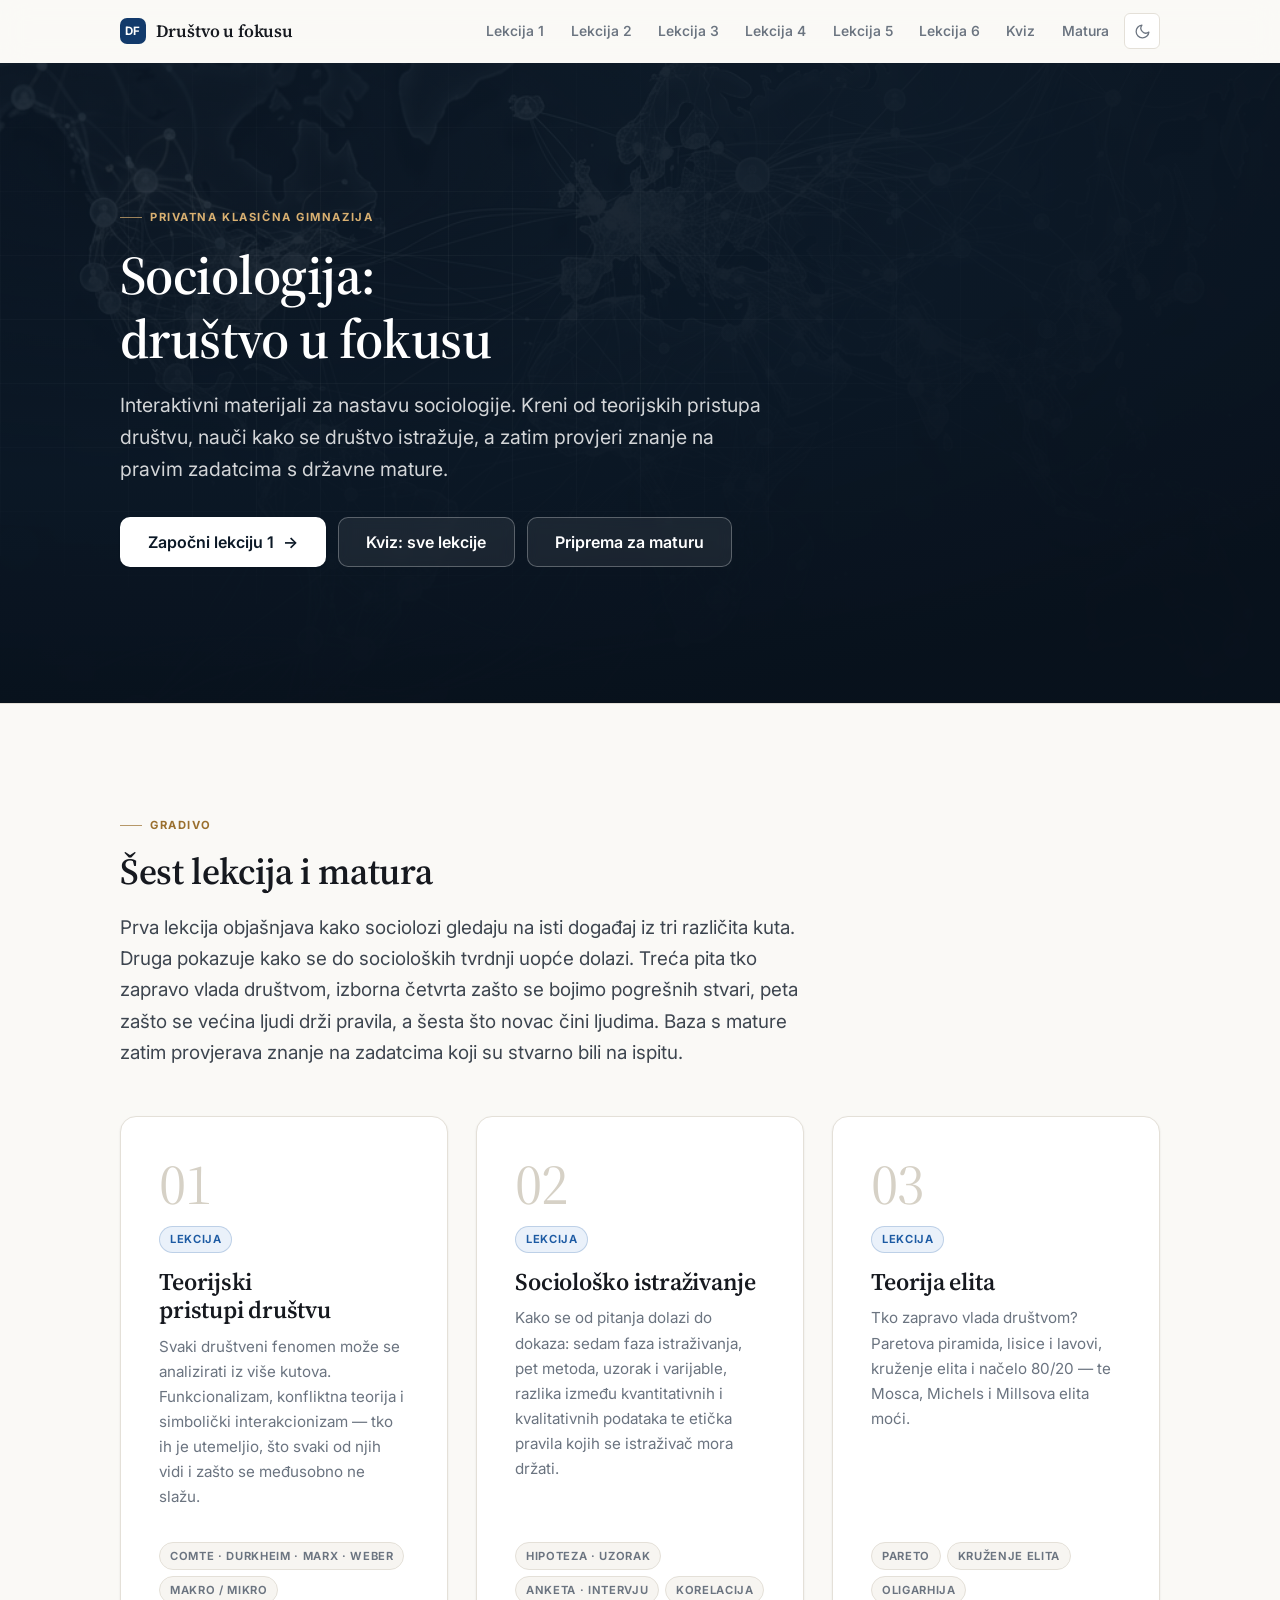
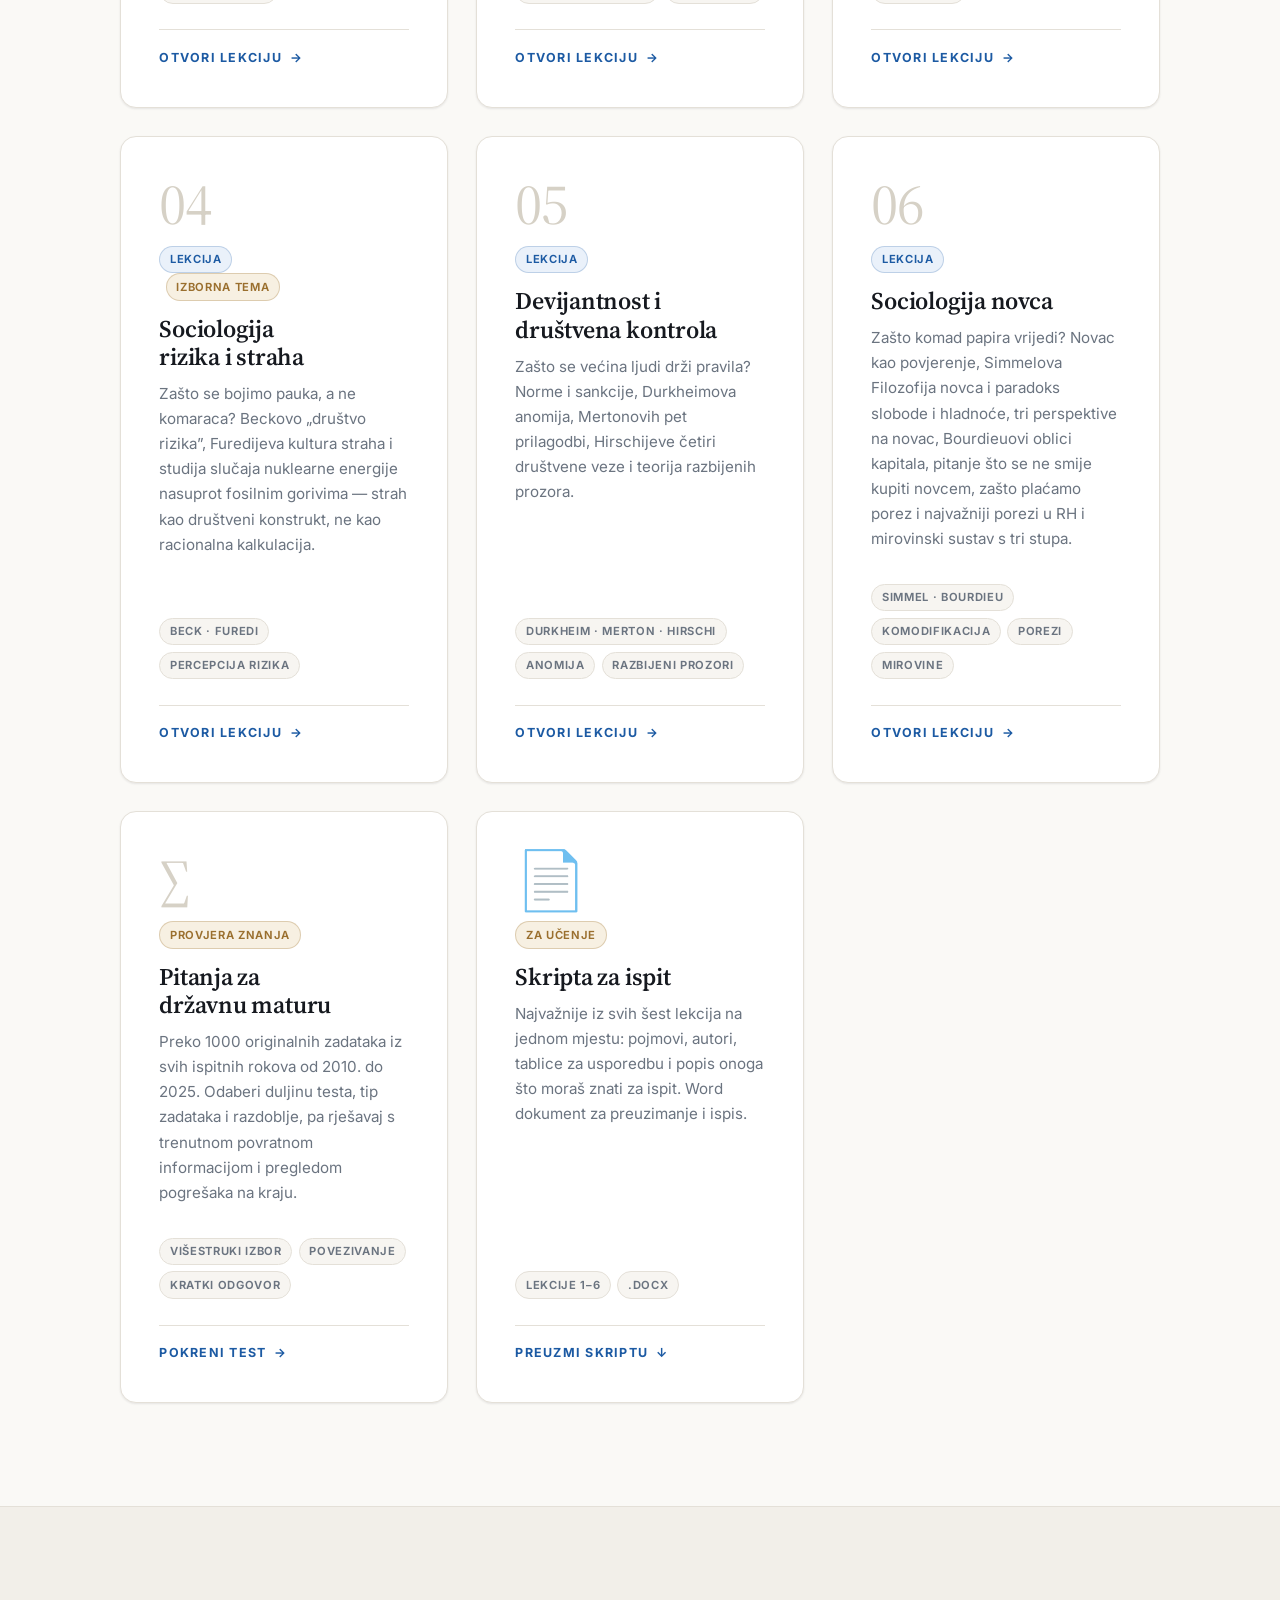
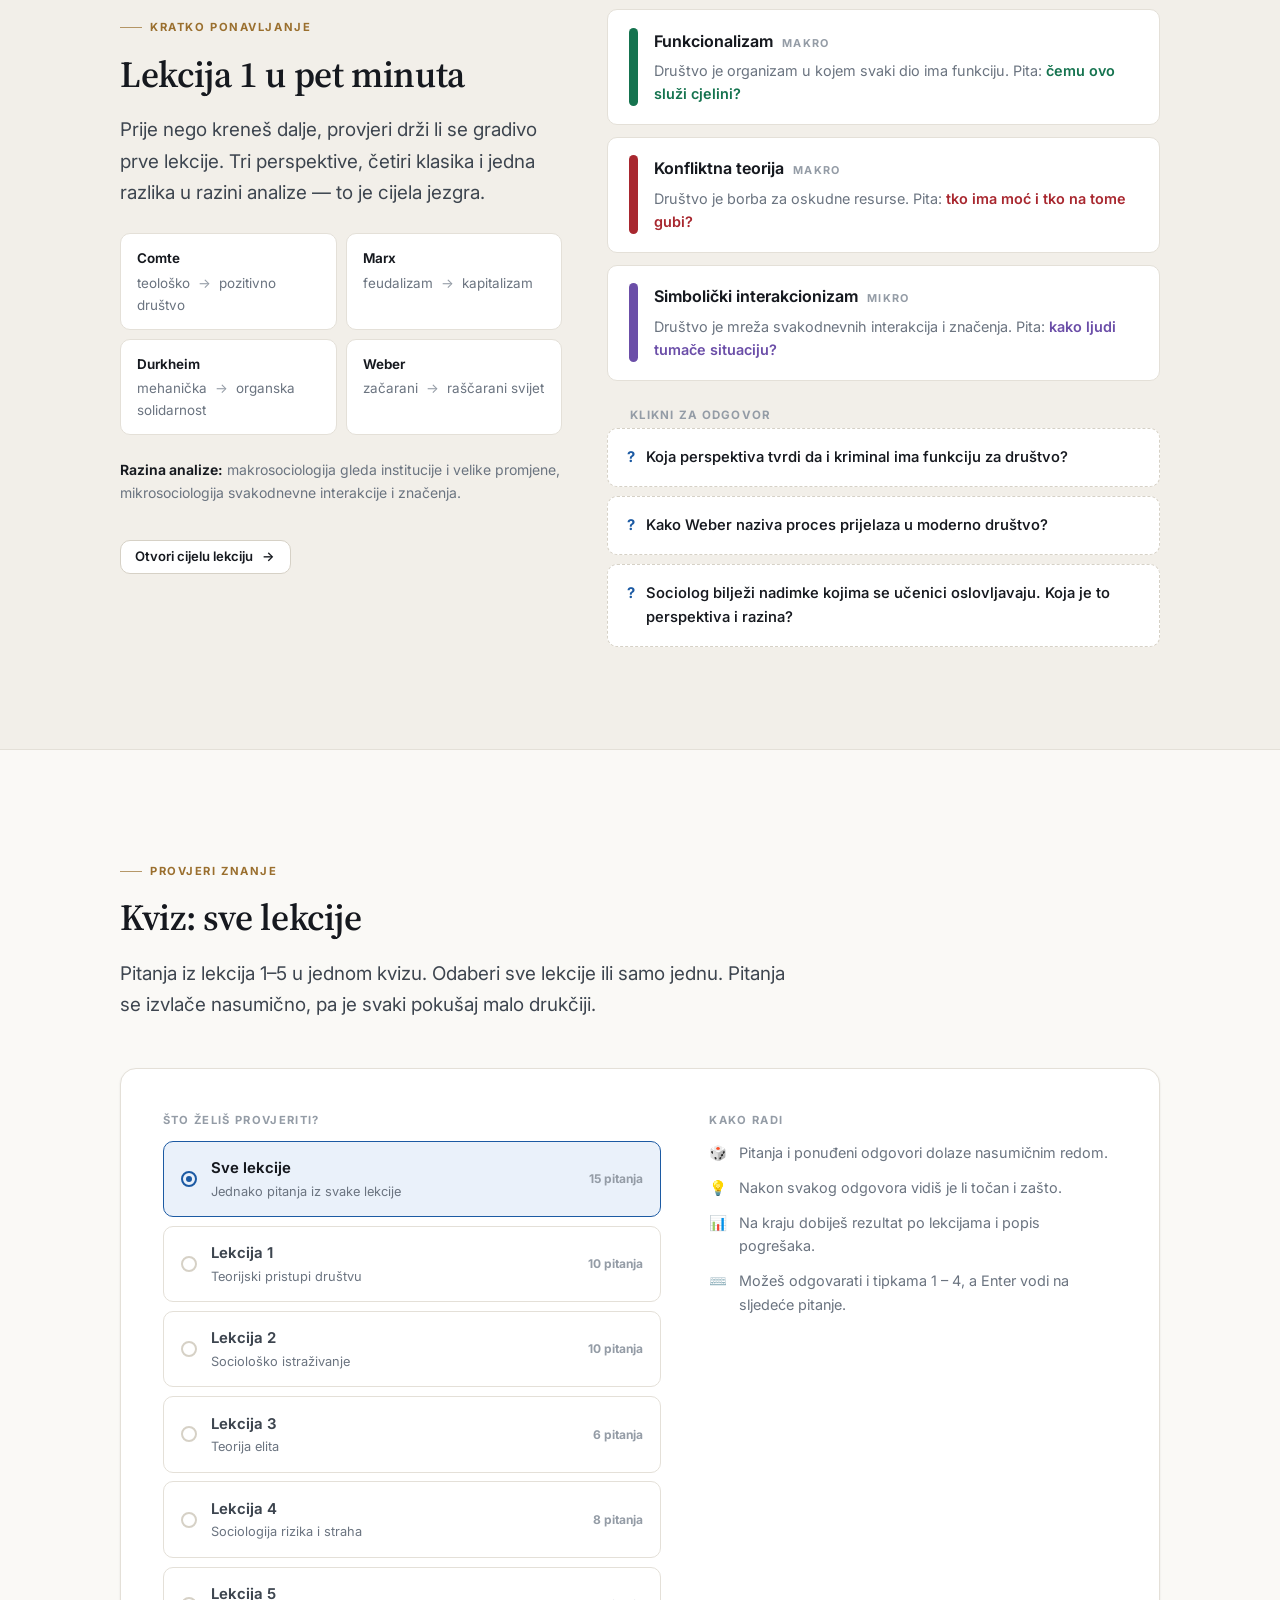
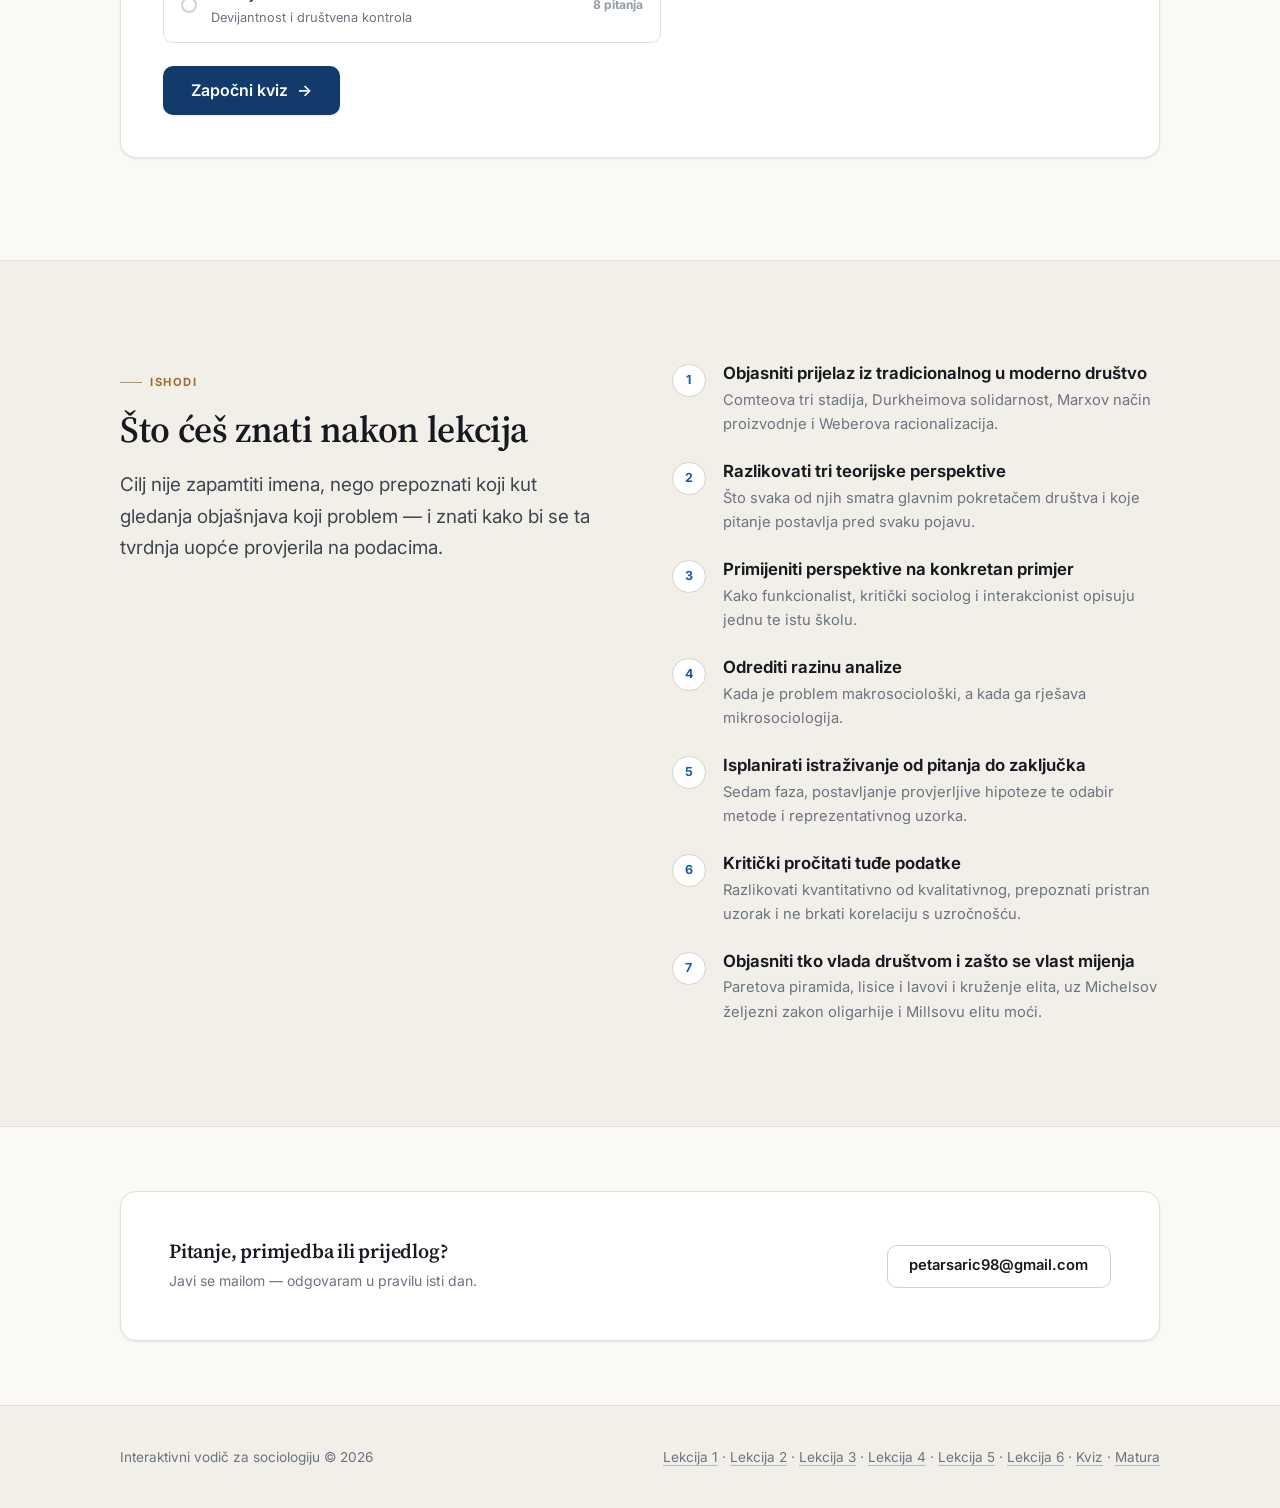
<file: index.html>
<!DOCTYPE html>
<html lang="hr" data-theme="light">
<head>
<meta charset="UTF-8">
<meta name="viewport" content="width=device-width, initial-scale=1">
<title>Društvo u fokusu — Sociologija</title>
<meta name="description" content="Interaktivni vodič kroz sociologiju: lekcije o teorijskim pristupima društvu, sociološkom istraživanju i teoriji elita, kviz za ponavljanje te baza od preko 1000 pitanja s državne mature.">
<meta name="theme-color" content="#0b1826">
<link rel="preconnect" href="https://fonts.googleapis.com">
<link rel="preconnect" href="https://fonts.gstatic.com" crossorigin>
<link href="https://fonts.googleapis.com/css2?family=Inter:wght@400;500;600;700&family=Source+Serif+4:opsz,wght@8..60,400;8..60,600;8..60,700&display=swap" rel="stylesheet">
<link rel="stylesheet" href="assets/style.css">
<script>
  (function () {
    try {
      var t = localStorage.getItem('df-theme');
      if (!t) t = window.matchMedia('(prefers-color-scheme: dark)').matches ? 'dark' : 'light';
      document.documentElement.setAttribute('data-theme', t);
    } catch (e) {}
    document.documentElement.classList.add('js');
  })();
</script>
<style>
  /* --- specifično za naslovnicu --- */
  .lesson-card { position: relative; overflow: hidden; padding: 0; }
  .lesson-card__body { padding: clamp(1.6rem, 3.5vw, 2.4rem); display: flex; flex-direction: column; flex: 1; }
  .lesson-card__num {
    font-family: var(--serif); font-size: 3.6rem; line-height: 1;
    color: var(--line-2); margin-bottom: .8rem; letter-spacing: -.03em;
  }
  .lesson-card:hover .lesson-card__num { color: var(--brand-2); transition: color .3s; }
  .lesson-card h3 { font-size: 1.5rem; margin-bottom: .6rem; }
  .lesson-card p { color: var(--muted); font-size: .95rem; flex: 1; }
  .lesson-card__foot {
    display: flex; align-items: center; gap: .5rem;
    margin-top: 1.6rem; padding-top: 1.1rem; border-top: 1px solid var(--line);
    font-size: .78rem; font-weight: 700; letter-spacing: .1em; text-transform: uppercase;
    color: var(--brand-2);
  }
  .lesson-card:hover .lesson-card__foot span:last-child { transform: translateX(4px); }
  .lesson-card__foot span:last-child { transition: transform .2s; }
  .lesson-card__topics { display: flex; flex-wrap: wrap; gap: .4rem; margin-top: 1.1rem; }

  .outcome { display: flex; gap: 1.1rem; }
  .outcome__n {
    flex: none; width: 2.1rem; height: 2.1rem; display: grid; place-items: center;
    border-radius: 50%; border: 1px solid var(--line-2);
    font-size: .78rem; font-weight: 700; color: var(--brand-2); background: var(--surface);
  }
  .outcome h4 { margin-bottom: .25rem; }
  .outcome p { color: var(--muted); font-size: .92rem; }

  .cta {
    display: flex; flex-wrap: wrap; align-items: center; justify-content: space-between;
    gap: 1.5rem;
  }

  /* --- kratko ponavljanje 1. lekcije --- */
  .recap { display: grid; gap: clamp(1.5rem, 3.5vw, 3rem); grid-template-columns: minmax(0, 1fr) minmax(0, 1.25fr); align-items: start; }
  @media (max-width: 900px) { .recap { grid-template-columns: 1fr; } }

  .recap__list { display: grid; gap: .75rem; }
  .recap__item {
    display: grid; grid-template-columns: .55rem 1fr; gap: 1rem;
    padding: 1.1rem 1.3rem;
    background: var(--surface); border: 1px solid var(--line); border-radius: var(--r-md);
  }
  .recap__bar { border-radius: 999px; background: var(--accent, var(--brand-2)); }
  .recap__head { display: flex; flex-wrap: wrap; align-items: baseline; gap: .6rem; margin-bottom: .3rem; }
  .recap__name { font-weight: 650; color: var(--ink); }
  .recap__level { font-size: .68rem; letter-spacing: .11em; text-transform: uppercase; font-weight: 700; color: var(--faint); }
  .recap__q { font-size: .9rem; color: var(--muted); margin: 0; }
  .recap__q em { color: var(--accent, var(--brand-2)); font-style: normal; font-weight: 600; }

  .classics { display: grid; gap: .55rem; grid-template-columns: repeat(auto-fit, minmax(min(100%, 185px), 1fr)); margin-top: 1.6rem; }
  .classic {
    padding: .8rem 1rem; border: 1px solid var(--line); border-radius: var(--r-md);
    background: var(--surface); font-size: .84rem;
  }
  .classic b { display: block; color: var(--ink); font-weight: 650; margin-bottom: .15rem; }
  .classic span { color: var(--muted); }
  .classic i { font-style: normal; color: var(--faint); padding-inline: .25rem; }

  .flip { display: grid; gap: .6rem; }
  .flip__card {
    width: 100%; text-align: left; font: inherit; cursor: pointer;
    padding: 1rem 1.2rem; border-radius: var(--r-md);
    border: 1px dashed var(--line-2); background: var(--surface);
    transition: border-color .2s, background .2s;
  }
  .flip__card:hover { border-color: var(--brand-2); background: var(--surface-2); }
  .flip__card[aria-expanded="true"] { border-style: solid; border-color: color-mix(in srgb, var(--ok) 45%, transparent); background: var(--ok-soft); }
  .flip__q { display: flex; gap: .7rem; align-items: flex-start; font-size: .92rem; color: var(--ink); font-weight: 550; }
  .flip__q::before { content: "?"; flex: none; font-weight: 700; color: var(--brand-2); }
  .flip__a { margin: .7rem 0 0 1.4rem; font-size: .88rem; color: var(--ok); font-weight: 600; }
  .flip__a[hidden] { display: none; }
  .flip__hint { font-size: .72rem; letter-spacing: .1em; text-transform: uppercase; color: var(--faint); font-weight: 700; margin: 0 0 .2rem 1.4rem; }

  /* --- kviz: sve lekcije --- */
  .quiz { padding: 0; overflow: hidden; scroll-margin-top: calc(var(--nav-h) + 1rem); }
  .quiz__screen { padding: clamp(1.5rem, 4vw, 2.6rem); }
  .quiz__screen[hidden] { display: none; }

  .quiz__intro { display: grid; gap: clamp(1.5rem, 4vw, 3rem); grid-template-columns: minmax(0, 1.1fr) minmax(0, .9fr); align-items: start; }
  @media (max-width: 820px) { .quiz__intro { grid-template-columns: 1fr; } }
  .quiz__label { font-size: .7rem; letter-spacing: .12em; text-transform: uppercase; font-weight: 700; color: var(--faint); margin-bottom: .7rem; }
  .scope { display: grid; gap: .55rem; }
  .scope__opt {
    display: grid; grid-template-columns: auto 1fr auto; align-items: center; gap: .85rem;
    width: 100%; padding: .9rem 1.1rem; text-align: left;
    border: 1px solid var(--line); border-radius: var(--r-md); background: var(--surface);
    font: inherit; color: var(--ink-2); cursor: pointer;
    transition: border-color .18s, background .18s;
  }
  .scope__opt:hover { border-color: var(--line-2); background: var(--surface-2); }
  .scope__opt[aria-checked="true"] { border-color: var(--brand-2); background: var(--brand-soft); color: var(--ink); }
  .scope__dot { width: 16px; height: 16px; border-radius: 50%; border: 2px solid var(--line-2); display: grid; place-items: center; }
  .scope__opt[aria-checked="true"] .scope__dot { border-color: var(--brand-2); }
  .scope__opt[aria-checked="true"] .scope__dot::after { content: ""; width: 6px; height: 6px; border-radius: 50%; background: var(--brand-2); }
  .scope__name { font-weight: 650; font-size: .93rem; }
  .scope__sub { display: block; font-size: .8rem; color: var(--muted); font-weight: 400; }
  .scope__count { font-size: .75rem; font-weight: 700; color: var(--faint); }
  .quiz__rules { margin: 0; padding: 0; list-style: none; display: grid; gap: .7rem; }
  .quiz__rules li { display: flex; gap: .7rem; font-size: .9rem; color: var(--muted); }
  .quiz__rules li span { flex: none; }

  .quiz__top { display: flex; flex-wrap: wrap; align-items: center; justify-content: space-between; gap: .6rem 1rem; margin-bottom: .9rem; }
  .quiz__count { font-size: .8rem; font-weight: 700; letter-spacing: .06em; color: var(--muted); }
  .quiz__meter { height: 4px; border-radius: 999px; background: var(--surface-2); border: 0; overflow: hidden; margin-bottom: clamp(1.4rem, 3vw, 2rem); }
  .quiz__meter span { display: block; height: 100%; width: 0; background: linear-gradient(90deg, var(--brand-2), var(--gold)); transition: width .35s ease; }
  .quiz__q { font-size: clamp(1.15rem, 1.05rem + .5vw, 1.4rem); margin-bottom: 1.3rem; max-width: 60ch; }
  .quiz__opts { display: grid; gap: .55rem; }
  .quiz__opt {
    display: flex; align-items: flex-start; gap: .8rem; width: 100%; text-align: left;
    padding: .85rem 1.1rem; border: 1px solid var(--line); border-radius: var(--r-md);
    background: var(--surface); color: var(--ink-2);
    font: inherit; font-size: .94rem; cursor: pointer;
    transition: border-color .18s, background .18s, color .18s;
  }
  .quiz__opt:hover:not(:disabled) { border-color: var(--brand-2); background: var(--surface-2); }
  .quiz__opt:disabled { cursor: default; }
  .quiz__opt .k {
    flex: none; width: 1.6rem; height: 1.6rem; display: grid; place-items: center;
    border-radius: 50%; border: 1px solid var(--line-2);
    font-size: .75rem; font-weight: 700; color: var(--faint);
  }
  .quiz__opt.is-right { border-color: var(--ok); background: var(--ok-soft); color: var(--ok); }
  .quiz__opt.is-right .k { border-color: var(--ok); color: var(--ok); }
  .quiz__opt.is-wrong { border-color: var(--bad); background: var(--bad-soft); color: var(--bad); }
  .quiz__opt.is-wrong .k { border-color: var(--bad); color: var(--bad); }
  .quiz__feedback { margin-top: 1.1rem; }
  .quiz__feedback[hidden] { display: none; }
  .quiz__feedback.is-right { border-color: color-mix(in srgb, var(--ok) 30%, transparent); background: var(--ok-soft); }
  .quiz__feedback.is-wrong { border-color: color-mix(in srgb, var(--bad) 30%, transparent); background: var(--bad-soft); }
  .quiz__bottom { display: flex; flex-wrap: wrap; align-items: center; justify-content: space-between; gap: 1rem; margin-top: 1.5rem; padding-top: 1.2rem; border-top: 1px solid var(--line); }

  .result { display: grid; gap: clamp(1.5rem, 4vw, 3rem); grid-template-columns: minmax(0, .8fr) minmax(0, 1.2fr); align-items: start; }
  @media (max-width: 820px) { .result { grid-template-columns: 1fr; } }
  .result__big { font-family: var(--serif); font-size: clamp(3.2rem, 2.4rem + 4vw, 5rem); line-height: 1; color: var(--ink); letter-spacing: -.03em; }
  .result__big small { font-size: .45em; color: var(--faint); }
  .result__pct { font-size: .8rem; font-weight: 700; letter-spacing: .1em; text-transform: uppercase; color: var(--gold); margin: .5rem 0 1rem; }
  .result__msg { color: var(--ink-2); }
  .result__actions { display: flex; flex-wrap: wrap; gap: .6rem; margin-top: 1.4rem; }
  .bylesson { display: grid; gap: .9rem; margin-bottom: 1.6rem; }
  .bylesson__row { display: grid; grid-template-columns: 6.5rem 1fr auto; gap: .9rem; align-items: center; font-size: .86rem; }
  .bylesson__name { font-weight: 650; color: var(--ink-2); }
  .bylesson__track { height: 8px; border-radius: 999px; background: var(--surface-2); border: 1px solid var(--line); overflow: hidden; }
  .bylesson__fill { display: block; height: 100%; background: var(--brand-2); border-radius: 999px; }
  .bylesson__val { font-weight: 650; color: var(--muted); font-variant-numeric: tabular-nums; }
  .misses { display: grid; gap: .6rem; }
  .miss { padding: .9rem 1.1rem; border: 1px solid var(--line); border-radius: var(--r-md); background: var(--surface-2); font-size: .88rem; }
  .miss__q { color: var(--ink); font-weight: 600; margin-bottom: .35rem; }
  .miss__a { color: var(--muted); margin: 0; }
  .miss__a b { color: var(--ok); font-weight: 650; }
  .miss__a s { color: var(--bad); }
</style>
</head>
<body>

<a class="skip-link" href="#sadrzaj">Prijeđi na sadržaj</a>

<nav class="nav">
  <div class="wrap nav__inner">
    <a class="brand" href="index.html">
      <span class="brand__mark" aria-hidden="true">DF</span>
      Društvo u fokusu
    </a>
    <div class="nav__links">
      <a class="nav__link nav__link--opt" href="sociologija1perspektive.html">Lekcija 1</a>
      <a class="nav__link nav__link--opt" href="sociologija2istrazivanje.html">Lekcija 2</a>
      <a class="nav__link nav__link--opt" href="sociologija3elite.html">Lekcija 3</a>
      <a class="nav__link nav__link--opt" href="sociologija4rizik.html">Lekcija 4</a>
      <a class="nav__link nav__link--opt" href="sociologija5devijantnost.html">Lekcija 5</a>
      <a class="nav__link nav__link--opt" href="sociologija6novac.html">Lekcija 6</a>
      <a class="nav__link" href="#kviz">Kviz</a>
      <a class="nav__link" href="maturakviz.html">Matura</a>
      <button class="icon-btn" type="button" data-theme-toggle aria-label="Promijeni temu">
        <svg class="i-moon" viewBox="0 0 24 24" fill="none" stroke="currentColor" stroke-width="1.8" stroke-linecap="round" stroke-linejoin="round" aria-hidden="true"><path d="M21 12.8A9 9 0 1111.2 3a7 7 0 009.8 9.8z"/></svg>
        <svg class="i-sun" viewBox="0 0 24 24" fill="none" stroke="currentColor" stroke-width="1.8" stroke-linecap="round" stroke-linejoin="round" aria-hidden="true"><circle cx="12" cy="12" r="4"/><path d="M12 2v2M12 20v2M4.9 4.9l1.4 1.4M17.7 17.7l1.4 1.4M2 12h2M20 12h2M4.9 19.1l1.4-1.4M17.7 6.3l1.4-1.4"/></svg>
      </button>
    </div>
  </div>
</nav>

<main id="sadrzaj">

  <header class="hero">
    <div class="hero__bg">
      <img src="assets/hub_hero.png" alt="" aria-hidden="true">
    </div>
    <div class="hero__veil" aria-hidden="true"></div>
    <div class="hero__grid" aria-hidden="true"></div>

    <div class="wrap">
      <div class="hero__inner">
        <p class="kicker">Privatna klasična gimnazija</p>
        <h1>Sociologija:<br>društvo u fokusu</h1>
        <p class="hero__lede">
          Interaktivni materijali za nastavu sociologije. Kreni od teorijskih pristupa
          društvu, nauči kako se društvo istražuje, a zatim provjeri znanje na pravim
          zadatcima s državne mature.
        </p>
        <div class="hero__actions">
          <a class="btn btn--primary btn--lg" href="sociologija1perspektive.html">
            Započni lekciju 1 <span class="btn__arrow" aria-hidden="true">→</span>
          </a>
          <a class="btn btn--ghost btn--lg" href="#kviz">Kviz: sve lekcije</a>
          <a class="btn btn--ghost btn--lg" href="maturakviz.html">Priprema za maturu</a>
        </div>
      </div>
    </div>
  </header>

  <section class="section">
    <div class="wrap">
      <div class="section-head reveal">
        <p class="kicker">Gradivo</p>
        <h2>Šest lekcija i matura</h2>
        <p class="lede">
          Prva lekcija objašnjava kako sociolozi gledaju na isti događaj iz tri različita
          kuta. Druga pokazuje kako se do socioloških tvrdnji uopće dolazi. Treća pita tko
          zapravo vlada društvom, izborna četvrta zašto se bojimo pogrešnih stvari, peta zašto se većina ljudi drži pravila, a šesta što novac čini ljudima. Baza
          s mature zatim provjerava znanje na zadatcima koji su stvarno bili na ispitu.
        </p>
      </div>

      <div class="grid grid--2">

        <a class="card lesson-card reveal" href="sociologija1perspektive.html">
          <div class="lesson-card__body">
            <div class="lesson-card__num">01</div>
            <span class="tag tag--brand">Lekcija</span>
            <h3 style="margin-top:.9rem">Teorijski pristupi društvu</h3>
            <p>
              Svaki društveni fenomen može se analizirati iz više kutova. Funkcionalizam,
              konfliktna teorija i simbolički interakcionizam — tko ih je utemeljio, što
              svaki od njih vidi i zašto se međusobno ne slažu.
            </p>
            <div class="lesson-card__topics">
              <span class="tag">Comte · Durkheim · Marx · Weber</span>
              <span class="tag">Makro / mikro</span>
            </div>
            <div class="lesson-card__foot">
              <span>Otvori lekciju</span><span aria-hidden="true">→</span>
            </div>
          </div>
        </a>

        <a class="card lesson-card reveal" href="sociologija2istrazivanje.html">
          <div class="lesson-card__body">
            <div class="lesson-card__num">02</div>
            <span class="tag tag--brand">Lekcija</span>
            <h3 style="margin-top:.9rem">Sociološko istraživanje</h3>
            <p>
              Kako se od pitanja dolazi do dokaza: sedam faza istraživanja, pet metoda,
              uzorak i varijable, razlika između kvantitativnih i kvalitativnih podataka
              te etička pravila kojih se istraživač mora držati.
            </p>
            <div class="lesson-card__topics">
              <span class="tag">Hipoteza · Uzorak</span>
              <span class="tag">Anketa · Intervju</span>
              <span class="tag">Korelacija</span>
            </div>
            <div class="lesson-card__foot">
              <span>Otvori lekciju</span><span aria-hidden="true">→</span>
            </div>
          </div>
        </a>

        <a class="card lesson-card reveal" href="sociologija3elite.html">
          <div class="lesson-card__body">
            <div class="lesson-card__num">03</div>
            <span class="tag tag--brand">Lekcija</span>
            <h3 style="margin-top:.9rem">Teorija elita</h3>
            <p>
              Tko zapravo vlada društvom? Paretova piramida, lisice i lavovi, kruženje
              elita i načelo 80/20 — te Mosca, Michels i Millsova elita moći.
            </p>
            <div class="lesson-card__topics">
              <span class="tag">Pareto</span>
              <span class="tag">Kruženje elita</span>
              <span class="tag">Oligarhija</span>
            </div>
            <div class="lesson-card__foot">
              <span>Otvori lekciju</span><span aria-hidden="true">→</span>
            </div>
          </div>
        </a>

        <a class="card lesson-card reveal" href="sociologija4rizik.html">
          <div class="lesson-card__body">
            <div class="lesson-card__num">04</div>
            <span class="tag tag--brand">Lekcija</span>
            <span class="tag tag--gold" style="margin-left:.4rem">Izborna tema</span>
            <h3 style="margin-top:.9rem">Sociologija rizika i straha</h3>
            <p>
              Zašto se bojimo pauka, a ne komaraca? Beckovo „društvo rizika”, Furedijeva
              kultura straha i studija slučaja nuklearne energije nasuprot fosilnim
              gorivima — strah kao društveni konstrukt, ne kao racionalna kalkulacija.
            </p>
            <div class="lesson-card__topics">
              <span class="tag">Beck · Furedi</span>
              <span class="tag">Percepcija rizika</span>
            </div>
            <div class="lesson-card__foot">
              <span>Otvori lekciju</span><span aria-hidden="true">→</span>
            </div>
          </div>
        </a>

        <a class="card lesson-card reveal" href="sociologija5devijantnost.html">
          <div class="lesson-card__body">
            <div class="lesson-card__num">05</div>
            <span class="tag tag--brand">Lekcija</span>
            <h3 style="margin-top:.9rem">Devijantnost i društvena kontrola</h3>
            <p>
              Zašto se većina ljudi drži pravila? Norme i sankcije, Durkheimova anomija,
              Mertonovih pet prilagodbi, Hirschijeve četiri društvene veze i teorija
              razbijenih prozora.
            </p>
            <div class="lesson-card__topics">
              <span class="tag">Durkheim · Merton · Hirschi</span>
              <span class="tag">Anomija</span>
              <span class="tag">Razbijeni prozori</span>
            </div>
            <div class="lesson-card__foot">
              <span>Otvori lekciju</span><span aria-hidden="true">→</span>
            </div>
          </div>
        </a>

        <a class="card lesson-card reveal" href="sociologija6novac.html">
          <div class="lesson-card__body">
            <div class="lesson-card__num">06</div>
            <span class="tag tag--brand">Lekcija</span>
            <h3 style="margin-top:.9rem">Sociologija novca</h3>
            <p>
              Zašto komad papira vrijedi? Novac kao povjerenje, Simmelova Filozofija novca
              i paradoks slobode i hladnoće, tri perspektive na novac, Bourdieuovi oblici
              kapitala, pitanje što se ne smije kupiti novcem, zašto plaćamo porez i najvažniji porezi u RH
              i mirovinski sustav s tri stupa.
            </p>
            <div class="lesson-card__topics">
              <span class="tag">Simmel · Bourdieu</span>
              <span class="tag">Komodifikacija</span>
              <span class="tag">Porezi</span>
              <span class="tag">Mirovine</span>
            </div>
            <div class="lesson-card__foot">
              <span>Otvori lekciju</span><span aria-hidden="true">→</span>
            </div>
          </div>
        </a>

        <a class="card lesson-card reveal" href="maturakviz.html">
          <div class="lesson-card__body">
            <div class="lesson-card__num">∑</div>
            <span class="tag tag--gold">Provjera znanja</span>
            <h3 style="margin-top:.9rem">Pitanja za državnu maturu</h3>
            <p>
              Preko 1000 originalnih zadataka iz svih ispitnih rokova od 2010. do 2025.
              Odaberi duljinu testa, tip zadataka i razdoblje, pa rješavaj s trenutnom
              povratnom informacijom i pregledom pogrešaka na kraju.
            </p>
            <div class="lesson-card__topics">
              <span class="tag">Višestruki izbor</span>
              <span class="tag">Povezivanje</span>
              <span class="tag">Kratki odgovor</span>
            </div>
            <div class="lesson-card__foot">
              <span>Pokreni test</span><span aria-hidden="true">→</span>
            </div>
          </div>
        </a>

        <a class="card lesson-card reveal" href="Sociologija_Skripta_za_ispit.docx" download>
          <div class="lesson-card__body">
            <div class="lesson-card__num">📄</div>
            <span class="tag tag--gold">Za učenje</span>
            <h3 style="margin-top:.9rem">Skripta za ispit</h3>
            <p>
              Najvažnije iz svih šest lekcija na jednom mjestu: pojmovi, autori, tablice
              za usporedbu i popis onoga što moraš znati za ispit. Word dokument za
              preuzimanje i ispis.
            </p>
            <div class="lesson-card__topics">
              <span class="tag">Lekcije 1–6</span>
              <span class="tag">.docx</span>
            </div>
            <div class="lesson-card__foot">
              <span>Preuzmi skriptu</span><span aria-hidden="true">↓</span>
            </div>
          </div>
        </a>

      </div>
    </div>
  </section>

  <!-- KRATKO PONAVLJANJE 1. LEKCIJE ------------------------------------ -->
  <section class="section section--alt" id="ponavljanje">
    <div class="wrap">
      <div class="recap">

        <div class="reveal">
          <p class="kicker">Kratko ponavljanje</p>
          <h2>Lekcija 1 u pet minuta</h2>
          <p class="lede">
            Prije nego kreneš dalje, provjeri drži li se gradivo prve lekcije. Tri
            perspektive, četiri klasika i jedna razlika u razini analize — to je cijela
            jezgra.
          </p>

          <div class="classics">
            <div class="classic">
              <b>Comte</b>
              <span>teološko <i aria-hidden="true">→</i> pozitivno društvo</span>
            </div>
            <div class="classic">
              <b>Marx</b>
              <span>feudalizam <i aria-hidden="true">→</i> kapitalizam</span>
            </div>
            <div class="classic">
              <b>Durkheim</b>
              <span>mehanička <i aria-hidden="true">→</i> organska solidarnost</span>
            </div>
            <div class="classic">
              <b>Weber</b>
              <span>začarani <i aria-hidden="true">→</i> raščarani svijet</span>
            </div>
          </div>

          <p class="muted small" style="margin-top:1.4rem">
            <strong>Razina analize:</strong> makrosociologija gleda institucije i velike
            promjene, mikrosociologija svakodnevne interakcije i značenja.
          </p>

          <a class="btn btn--ghost btn--sm" href="sociologija1perspektive.html" style="margin-top:1.4rem">
            Otvori cijelu lekciju <span class="btn__arrow" aria-hidden="true">→</span>
          </a>
        </div>

        <div class="reveal">
          <div class="recap__list">
            <div class="recap__item" style="--accent:#15734f">
              <div class="recap__bar" aria-hidden="true"></div>
              <div>
                <div class="recap__head">
                  <span class="recap__name">Funkcionalizam</span>
                  <span class="recap__level">Makro</span>
                </div>
                <p class="recap__q">Društvo je organizam u kojem svaki dio ima funkciju. Pita: <em>čemu ovo služi cjelini?</em></p>
              </div>
            </div>

            <div class="recap__item" style="--accent:#a8272f">
              <div class="recap__bar" aria-hidden="true"></div>
              <div>
                <div class="recap__head">
                  <span class="recap__name">Konfliktna teorija</span>
                  <span class="recap__level">Makro</span>
                </div>
                <p class="recap__q">Društvo je borba za oskudne resurse. Pita: <em>tko ima moć i tko na tome gubi?</em></p>
              </div>
            </div>

            <div class="recap__item" style="--accent:#6b4ea8">
              <div class="recap__bar" aria-hidden="true"></div>
              <div>
                <div class="recap__head">
                  <span class="recap__name">Simbolički interakcionizam</span>
                  <span class="recap__level">Mikro</span>
                </div>
                <p class="recap__q">Društvo je mreža svakodnevnih interakcija i značenja. Pita: <em>kako ljudi tumače situaciju?</em></p>
              </div>
            </div>
          </div>

          <p class="flip__hint" style="margin-top:1.6rem">Klikni za odgovor</p>
          <div class="flip" id="flip">
            <button class="flip__card" type="button" aria-expanded="false">
              <span class="flip__q">Koja perspektiva tvrdi da i kriminal ima funkciju za društvo?</span>
              <span class="flip__a" hidden>Funkcionalizam — podsjeća zajednicu gdje su granice zajedničkih pravila (Durkheim).</span>
            </button>
            <button class="flip__card" type="button" aria-expanded="false">
              <span class="flip__q">Kako Weber naziva proces prijelaza u moderno društvo?</span>
              <span class="flip__a" hidden>Racionalizacija — širenje pravila, proračunljivosti i birokracije, tj. „raščaravanje svijeta”.</span>
            </button>
            <button class="flip__card" type="button" aria-expanded="false">
              <span class="flip__q">Sociolog bilježi nadimke kojima se učenici oslovljavaju. Koja je to perspektiva i razina?</span>
              <span class="flip__a" hidden>Simbolički interakcionizam, mikrorazina — riječ je o značenjima simbola u svakodnevnoj interakciji.</span>
            </button>
          </div>
        </div>

      </div>
    </div>
  </section>

  <!-- KVIZ: SVE LEKCIJE ---------------------------------------------- -->
  <section class="section" id="kviz">
    <div class="wrap">
      <div class="section-head reveal">
        <p class="kicker">Provjeri znanje</p>
        <h2>Kviz: sve lekcije</h2>
        <p class="lede">
          Pitanja iz lekcija 1–5 u jednom kvizu. Odaberi sve lekcije ili samo jednu.
          Pitanja se izvlače nasumično, pa je svaki pokušaj malo drukčiji.
        </p>
      </div>

      <div class="card quiz reveal">

        <!-- početak -->
        <div class="quiz__screen" id="quizStart">
          <div class="quiz__intro">
            <div>
              <p class="quiz__label" id="scopeLabel">Što želiš provjeriti?</p>
              <div class="scope" role="radiogroup" aria-labelledby="scopeLabel">
                <button class="scope__opt" type="button" role="radio" aria-checked="true" data-scope="all">
                  <span class="scope__dot" aria-hidden="true"></span>
                  <span class="scope__name">Sve lekcije <span class="scope__sub">Jednako pitanja iz svake lekcije</span></span>
                  <span class="scope__count" data-count="all"></span>
                </button>
                <button class="scope__opt" type="button" role="radio" aria-checked="false" tabindex="-1" data-scope="1">
                  <span class="scope__dot" aria-hidden="true"></span>
                  <span class="scope__name">Lekcija 1 <span class="scope__sub">Teorijski pristupi društvu</span></span>
                  <span class="scope__count" data-count="1"></span>
                </button>
                <button class="scope__opt" type="button" role="radio" aria-checked="false" tabindex="-1" data-scope="2">
                  <span class="scope__dot" aria-hidden="true"></span>
                  <span class="scope__name">Lekcija 2 <span class="scope__sub">Sociološko istraživanje</span></span>
                  <span class="scope__count" data-count="2"></span>
                </button>
                <button class="scope__opt" type="button" role="radio" aria-checked="false" tabindex="-1" data-scope="3">
                  <span class="scope__dot" aria-hidden="true"></span>
                  <span class="scope__name">Lekcija 3 <span class="scope__sub">Teorija elita</span></span>
                  <span class="scope__count" data-count="3"></span>
                </button>
                <button class="scope__opt" type="button" role="radio" aria-checked="false" tabindex="-1" data-scope="4">
                  <span class="scope__dot" aria-hidden="true"></span>
                  <span class="scope__name">Lekcija 4 <span class="scope__sub">Sociologija rizika i straha</span></span>
                  <span class="scope__count" data-count="4"></span>
                </button>
                <button class="scope__opt" type="button" role="radio" aria-checked="false" tabindex="-1" data-scope="5">
                  <span class="scope__dot" aria-hidden="true"></span>
                  <span class="scope__name">Lekcija 5 <span class="scope__sub">Devijantnost i društvena kontrola</span></span>
                  <span class="scope__count" data-count="5"></span>
                </button>
              </div>
              <button class="btn btn--primary btn--lg" type="button" id="quizGo" style="margin-top:1.4rem">
                Započni kviz <span class="btn__arrow" aria-hidden="true">→</span>
              </button>
            </div>

            <div>
              <p class="quiz__label">Kako radi</p>
              <ul class="quiz__rules">
                <li><span aria-hidden="true">🎲</span>Pitanja i ponuđeni odgovori dolaze nasumičnim redom.</li>
                <li><span aria-hidden="true">💡</span>Nakon svakog odgovora vidiš je li točan i zašto.</li>
                <li><span aria-hidden="true">📊</span>Na kraju dobiješ rezultat po lekcijama i popis pogrešaka.</li>
                <li><span aria-hidden="true">⌨️</span>Možeš odgovarati i tipkama 1 – 4, a Enter vodi na sljedeće pitanje.</li>
              </ul>
            </div>
          </div>
        </div>

        <!-- pitanje -->
        <div class="quiz__screen" id="quizPlay" hidden>
          <div class="quiz__top">
            <span class="quiz__count" id="quizCount">Pitanje 1 / 12</span>
            <span class="tag tag--brand" id="quizTag">Lekcija 1</span>
          </div>
          <div class="quiz__meter" aria-hidden="true"><span id="quizMeter"></span></div>

          <h3 class="quiz__q" id="quizQ"></h3>
          <div class="quiz__opts" id="quizOpts"></div>

          <div class="callout quiz__feedback" id="quizFeedback" aria-live="polite" hidden>
            <span class="callout__icon" aria-hidden="true"></span>
            <p><strong></strong><span></span></p>
          </div>

          <div class="quiz__bottom">
            <span class="muted small" id="quizRunning">Točno: 0</span>
            <button class="btn btn--primary" type="button" id="quizNext" disabled>
              Sljedeće pitanje <span class="btn__arrow" aria-hidden="true">→</span>
            </button>
          </div>
        </div>

        <!-- rezultat -->
        <div class="quiz__screen" id="quizEnd" hidden>
          <div class="result">
            <div>
              <p class="quiz__label">Tvoj rezultat</p>
              <div class="result__big" id="resScore">0<small>/0</small></div>
              <p class="result__pct" id="resPct">0 %</p>
              <p class="result__msg" id="resMsg"></p>
              <div class="result__actions">
                <button class="btn btn--primary" type="button" id="quizAgain">Nova pitanja</button>
                <button class="btn btn--ghost" type="button" id="quizBack">Promijeni opseg</button>
              </div>
            </div>

            <div>
              <p class="quiz__label">Po lekcijama</p>
              <div class="bylesson" id="resByLesson"></div>
              <p class="quiz__label" id="resMissLabel">Za ponoviti</p>
              <div class="misses" id="resMisses"></div>
            </div>
          </div>
        </div>

      </div>
    </div>
  </section>

  <section class="section section--alt">
    <div class="wrap">
      <div class="grid" style="grid-template-columns: repeat(auto-fit, minmax(min(100%, 320px), 1fr)); gap: clamp(2rem, 5vw, 4rem);">

        <div class="reveal">
          <p class="kicker">Ishodi</p>
          <h2>Što ćeš znati nakon lekcija</h2>
          <p class="lede">
            Cilj nije zapamtiti imena, nego prepoznati koji kut gledanja objašnjava koji
            problem — i znati kako bi se ta tvrdnja uopće provjerila na podacima.
          </p>
        </div>

        <div class="stack reveal" style="--gap: 1.6rem">
          <div class="outcome">
            <div class="outcome__n">1</div>
            <div>
              <h4>Objasniti prijelaz iz tradicionalnog u moderno društvo</h4>
              <p>Comteova tri stadija, Durkheimova solidarnost, Marxov način proizvodnje i Weberova racionalizacija.</p>
            </div>
          </div>
          <div class="outcome" style="margin-top:1.6rem">
            <div class="outcome__n">2</div>
            <div>
              <h4>Razlikovati tri teorijske perspektive</h4>
              <p>Što svaka od njih smatra glavnim pokretačem društva i koje pitanje postavlja pred svaku pojavu.</p>
            </div>
          </div>
          <div class="outcome" style="margin-top:1.6rem">
            <div class="outcome__n">3</div>
            <div>
              <h4>Primijeniti perspektive na konkretan primjer</h4>
              <p>Kako funkcionalist, kritički sociolog i interakcionist opisuju jednu te istu školu.</p>
            </div>
          </div>
          <div class="outcome" style="margin-top:1.6rem">
            <div class="outcome__n">4</div>
            <div>
              <h4>Odrediti razinu analize</h4>
              <p>Kada je problem makrosociološki, a kada ga rješava mikrosociologija.</p>
            </div>
          </div>
          <div class="outcome" style="margin-top:1.6rem">
            <div class="outcome__n">5</div>
            <div>
              <h4>Isplanirati istraživanje od pitanja do zaključka</h4>
              <p>Sedam faza, postavljanje provjerljive hipoteze te odabir metode i reprezentativnog uzorka.</p>
            </div>
          </div>
          <div class="outcome" style="margin-top:1.6rem">
            <div class="outcome__n">6</div>
            <div>
              <h4>Kritički pročitati tuđe podatke</h4>
              <p>Razlikovati kvantitativno od kvalitativnog, prepoznati pristran uzorak i ne brkati korelaciju s uzročnošću.</p>
            </div>
          </div>
          <div class="outcome" style="margin-top:1.6rem">
            <div class="outcome__n">7</div>
            <div>
              <h4>Objasniti tko vlada društvom i zašto se vlast mijenja</h4>
              <p>Paretova piramida, lisice i lavovi i kruženje elita, uz Michelsov željezni zakon oligarhije i Millsovu elitu moći.</p>
            </div>
          </div>
        </div>

      </div>
    </div>
  </section>

  <section class="section section--tight">
    <div class="wrap">
      <div class="card card--pad-lg cta reveal">
        <div>
          <h3 style="margin-bottom:.3rem">Pitanje, primjedba ili prijedlog?</h3>
          <p class="muted small" style="margin:0">Javi se mailom — odgovaram u pravilu isti dan.</p>
        </div>
        <a class="btn btn--ghost" href="mailto:petarsaric98@gmail.com" id="kontakt">
          petarsaric98@gmail.com
        </a>
      </div>
    </div>
  </section>

</main>

<footer class="footer">
  <div class="wrap footer__inner">
    <p style="margin:0">Interaktivni vodič za sociologiju &copy; 2026</p>
    <p style="margin:0">
      <a href="sociologija1perspektive.html">Lekcija 1</a> ·
      <a href="sociologija2istrazivanje.html">Lekcija 2</a> ·
      <a href="sociologija3elite.html">Lekcija 3</a> ·
      <a href="sociologija4rizik.html">Lekcija 4</a> ·
      <a href="sociologija5devijantnost.html">Lekcija 5</a> ·
      <a href="sociologija6novac.html">Lekcija 6</a> ·
      <a href="#kviz">Kviz</a> ·
      <a href="maturakviz.html">Matura</a>
    </p>
  </div>
</footer>

<script src="assets/app.js"></script>
<script>
  // Kratko ponavljanje: kartice s odgovorom koji se otkriva klikom.
  Array.prototype.forEach.call(document.querySelectorAll('.flip__card'), function (card) {
    card.addEventListener('click', function () {
      var open = card.getAttribute('aria-expanded') === 'true';
      card.setAttribute('aria-expanded', open ? 'false' : 'true');
      card.querySelector('.flip__a').hidden = open;
    });
  });
</script>
<script>
(function () {
  'use strict';

  /* --- Kviz: sve lekcije ----------------------------------------------
     Svako pitanje: l = lekcija, q = pitanje, o = ponuđeni odgovori
     (prvi je uvijek točan — redoslijed se miješa pri prikazu), why = objašnjenje. */
  var BANK = [
    // Lekcija 1 — teorijski pristupi društvu
    { l: 1, q: 'Kojim redom prema Comteovu zakonu triju stadija napreduje ljudsko objašnjavanje svijeta?',
      o: ['Teološki → metafizički → pozitivni', 'Pozitivni → metafizički → teološki', 'Metafizički → teološki → pozitivni', 'Teološki → pozitivni → metafizički'],
      why: 'Od objašnjavanja svijeta vjerom, preko apstraktnih filozofskih pojmova, do znanstvenog (pozitivnog) objašnjenja.' },
    { l: 1, q: 'Što prema Durkheimu povezuje ljude u modernom društvu?',
      o: ['Organska solidarnost — međuovisnost nastala podjelom rada', 'Mehanička solidarnost — sličnost svih članova', 'Klasna borba oko sredstava za proizvodnju', 'Strah od vjerskih autoriteta'],
      why: 'U modernom društvu ljudi rade različite poslove pa trebaju jedni druge — to je organska solidarnost. Mehanička počiva na sličnosti i tipična je za tradicionalne zajednice.' },
    { l: 1, q: 'Mehanička solidarnost tradicionalnih zajednica počiva na:',
      o: ['sličnosti članova koji rade slično i dijele iste vrijednosti', 'razlikama i složenoj podjeli rada', 'pisanim pravilima i birokraciji', 'tržišnoj razmjeni među neznancima'],
      why: 'U tradicionalnom selu svi rade slične poslove i vjeruju u isto — zajednicu drži upravo ta sličnost.' },
    { l: 1, q: 'Što je za Marxa ključni pokretač prijelaza iz feudalizma u kapitalizam?',
      o: ['Promjena načina materijalne proizvodnje', 'Širenje znanstvenog mišljenja', 'Racionalizacija i birokracija', 'Nova vrsta solidarnosti'],
      why: 'Marx promjenu društva tumači kroz proizvodnju: tko posjeduje sredstva za proizvodnju, taj drži društvo.' },
    { l: 1, q: 'Koji od navedenih autora NIJE predstavnik funkcionalizma?',
      o: ['Ralf Dahrendorf', 'Talcott Parsons', 'Robert K. Merton', 'Émile Durkheim'],
      why: 'Dahrendorf je, uz Marxa i C. Wrighta Millsa, predstavnik konfliktne teorije.' },
    { l: 1, q: 'George Herbert Mead, Erving Goffman i Herbert Blumer predstavnici su:',
      o: ['simboličkog interakcionizma', 'funkcionalizma', 'konfliktne teorije', 'pozitivizma'],
      why: 'Sva trojica proučavaju svakodnevnu interakciju i značenja — mikrorazinu.' },
    { l: 1, q: 'Koje pitanje tipično postavlja konfliktna teorija?',
      o: ['Tko ovdje ima moć i tko izvlači korist na štetu drugih?', 'Kako ovaj dio pomaže cijelom sustavu da preživi?', 'Kako pojedinci tumače ono što im se događa?', 'U kojem je stadiju razvoja ljudsko mišljenje?'],
      why: 'Konfliktna teorija društvo vidi kao borbu za oskudne resurse, pa je zanima raspodjela moći.' },
    { l: 1, q: 'Koja je najčešća kritika funkcionalizma?',
      o: ['Teško objašnjava sukob i brzu promjenu te opravdava postojeći poredak', 'Gubi iz vida velike društvene strukture', 'Sve svodi na moć i podcjenjuje suradnju', 'Bavi se samo pojedincima'],
      why: 'Funkcionalizam naglašava stabilnost i harmoniju. Druga je tvrdnja kritika interakcionizma, a treća konfliktne teorije.' },
    { l: 1, q: 'Tetovaža je nekad značila bunt, a danas je mnogima samo ukras. Koju perspektivu takav primjer najbolje ilustrira?',
      o: ['Simbolički interakcionizam', 'Funkcionalizam', 'Konfliktnu teoriju', 'Comteov pozitivizam'],
      why: 'Predmet je isti, a mijenja se značenje koje mu ljudi pripisuju — to je središnja tema interakcionizma.' },
    { l: 1, q: 'Sociolog tvrdi: „Škola održava nejednakost jer bogatija djeca upisuju bolje škole, a nastava uči poslušnosti.” Iz koje je perspektive?',
      o: ['Konfliktne teorije', 'Funkcionalizma', 'Simboličkog interakcionizma', 'Nijedne od navedenih'],
      why: 'Škola se ovdje vidi kao aparat koji reproducira nejednakost i služi moćnima — tipično konfliktno čitanje.' },
    { l: 1, q: 'Istraživač želi objasniti zašto je izbio Drugi svjetski rat. Koja mu razina analize treba?',
      o: ['Makrosociološka', 'Mikrosociološka', 'Interakcionistička', 'Nijedna — to nije sociološka tema'],
      why: 'Ratovi, države i velike društvene promjene predmet su makrosociologije.' },
    { l: 1, q: 'Učenika okolina stalno naziva „lošim”, a on s vremenom stvarno počne dobivati lošije ocjene. Kako se zove taj proces?',
      o: ['Etiketiranje', 'Racionalizacija', 'Organska solidarnost', 'Funkcija'],
      why: 'Oznaka koju okolina pripiše pojedincu počinje oblikovati njegovo ponašanje i sliku o sebi.' },
    { l: 1, q: 'Kao odgovor na koje je događaje nastala sociologija?',
      o: ['Industrijsku i Francusku revoluciju', 'Reformaciju i prosvjetiteljstvo', 'Prvi i Drugi svjetski rat', 'Pad Rimskog Carstva'],
      why: 'Sociologija je nastala kao pokušaj razumijevanja prijelaza iz tradicionalnog u moderno društvo koji su pokrenule te dvije revolucije.' },

    // Lekcija 2 — sociološko istraživanje
    { l: 2, q: 'Koji je ispravan redoslijed prvih triju faza istraživanja?',
      o: ['Problem → pregled literature → hipoteza', 'Hipoteza → problem → pregled literature', 'Pregled literature → hipoteza → problem', 'Problem → hipoteza → prikupljanje podataka'],
      why: 'Prvo se definira pitanje, zatim se provjeri što se već zna, a tek onda postavi pretpostavljeni odgovor.' },
    { l: 2, q: 'Što je glavni cilj pregleda dosadašnjih istraživanja?',
      o: ['Pronaći ono što još nitko nije objasnio i tamo smjestiti svoje istraživanje', 'Prepisati zaključke drugih autora', 'Prikupiti podatke od ispitanika', 'Potvrditi hipotezu prije istraživanja'],
      why: 'Literatura se ne čita da bi se prepisala, nego da se nađe „rupa” u postojećem znanju.' },
    { l: 2, q: 'Koja je od ovih tvrdnji dobra, provjerljiva hipoteza?',
      o: ['Što više sati maturant uči navečer, to češće pije energetska pića.', 'Energetska pića su loša.', 'Mladi danas ne znaju živjeti.', 'Zašto maturanti piju energetska pića?'],
      why: 'Povezuje dvije mjerljive varijable i kaže u kojem smjeru. Posljednja tvrdnja je istraživačko pitanje, a ne hipoteza.' },
    { l: 2, q: 'Pitanje u anketi glasi: „Slažete li se da društvene mreže uništavaju mlade?” Što s njim nije u redu?',
      o: ['Sugestivno je — odgovor je već upisan u pitanje', 'Previše je kratko', 'Daje kvalitativne podatke', 'Ne sadrži nijednu varijablu'],
      why: 'Sugestivno pitanje navodi ispitanika na željeni odgovor i kvari podatke bez obzira na veličinu uzorka.' },
    { l: 2, q: 'Istraživač se na godinu dana pridruži navijačkoj skupini kako bi je razumio iznutra. Koju metodu koristi?',
      o: ['Promatranje sa sudjelovanjem', 'Anketu', 'Eksperiment', 'Analizu sadržaja'],
      why: 'Istraživač ulazi u skupinu i bilježi što ljudi stvarno rade. Rizik je gubitak distance prema skupini.' },
    { l: 2, q: 'Istraživačica broji u kojim se zanimanjima u udžbenicima prikazuju žene, a u kojima muškarci. Koja je to metoda?',
      o: ['Analiza sadržaja', 'Intervju', 'Promatranje bez sudjelovanja', 'Eksperiment'],
      why: 'Proučavaju se proizvodi komunikacije — tekstovi i slike — a ne ljudi izravno.' },
    { l: 2, q: 'Kako se u eksperimentu zove skupina kojoj se uvjet NE mijenja?',
      o: ['Kontrolna skupina', 'Eksperimentalna skupina', 'Reprezentativni uzorak', 'Populacija'],
      why: 'Kontrolna skupina služi za usporedbu: razlika između nje i eksperimentalne skupine pokazuje učinak promjene.' },
    { l: 2, q: 'Koja se metoda najviše približava dokazivanju uzroka i posljedice?',
      o: ['Eksperiment', 'Anketa', 'Intervju', 'Analiza sadržaja'],
      why: 'Samo eksperiment namjerno mijenja jedan uvjet i uspoređuje ishod s kontrolnom skupinom.' },
    { l: 2, q: 'Koji je od navedenih primjer kvalitativnog podatka?',
      o: ['„TikTok mi je bijeg od pritiska pred ispite.” — izjava iz intervjua', '75 % učenika koristi TikTok više od dva sata dnevno', 'Prosječna ocjena koncentracije je 3,1', '200 ispitanika, odaziv 92 %'],
      why: 'Kvalitativni podaci su riječi, značenja i motivi — odgovaraju na pitanje „zašto”. Ostalo su brojke.' },
    { l: 2, q: 'Kako se najsigurnije postiže reprezentativan uzorak?',
      o: ['Slučajnim odabirom iz populacije', 'Anketiranjem onih koji se sami jave', 'Objavom ankete na društvenoj mreži', 'Odabirom najzanimljivijih ispitanika'],
      why: 'Slučajni odabir daje svakome jednaku šansu, pa uzorak po sastavu odgovara populaciji. Ostali načini daju pristran uzorak.' },
    { l: 2, q: 'Profesor kaže da će učenici koji ne ispune anketu dobiti nižu ocjenu iz vladanja. Koje je etičko načelo prekršeno?',
      o: ['Dobrovoljnost', 'Anonimnost', 'Poštenje u izvještavanju', 'Reprezentativnost'],
      why: 'Sudjelovanje se ne smije uvjetovati ocjenom ni pritiskom, a odustati se smije u svakom trenutku.' },
    { l: 2, q: 'Podaci su opovrgnuli hipotezu. Što to znači za istraživanje?',
      o: ['I to je valjan rezultat i novo znanje', 'Istraživanje je propalo i treba ga sakriti', 'Podatke treba prilagoditi hipotezi', 'Treba povećati uzorak dok se hipoteza ne potvrdi'],
      why: 'Opovrgnuta hipoteza jednako je vrijedna kao potvrđena. Prilagođavanje podataka krši načelo poštenja u izvještavanju.' },
    { l: 2, q: 'Što je C. Wright Mills nazvao sociološkom imaginacijom?',
      o: ['Sposobnost povezivanja osobnog problema s društvenom strukturom', 'Izmišljanje hipoteza bez podataka', 'Zamišljanje idealnog društva', 'Sposobnost predviđanja budućnosti'],
      why: 'Ako jedna osoba ne nađe posao, to je njezin problem; ako ga ne nađe dvadeset, to je društveno pitanje.' },
    { l: 2, q: 'Po čemu se znanstveno znanje razlikuje od zdravorazumskog?',
      o: ['Postupak je opisan tako da ga drugi mogu ponoviti i provjeriti', 'Uvijek potvrđuje ono što „svi znaju”', 'Temelji se na osobnom iskustvu istraživača', 'Ne smije se opovrgnuti'],
      why: 'Znanstvena tvrdnja nastaje sustavnim prikupljanjem podataka i otvorena je provjeri — pa i opovrgavanju.' },

    // Lekcija 3 — teorija elita
    { l: 3, q: 'Što je središnja tvrdnja Paretove teorije elita?',
      o: ['U svakom društvu vlada mala manjina; mijenja se samo tko je u njoj', 'U demokraciji vlada većina građana', 'Elite nestaju kad se uvede opće pravo glasa', 'Vlast uvijek pripada najbogatijima'],
      why: 'Pareto tvrdi da elita postoji u monarhiji, demokraciji i diktaturi jednako. Promjenjiv je samo njezin sastav.' },
    { l: 3, q: 'Na koja dva dijela Pareto dijeli samu elitu?',
      o: ['Vladajuću i nevladajuću elitu', 'Političku i vjersku elitu', 'Staru i novu elitu', 'Bogatu i obrazovanu elitu'],
      why: 'Vladajuća elita donosi odluke, a nevladajuću čine najsposobniji izvan vlasti. Iz nje dolaze izazivači.' },
    { l: 3, q: 'Kako vladaju „lisice” u Paretovoj podjeli?',
      o: ['Lukavstvom, pregovorima i kompromisima', 'Silom i vojnom moću', 'Isključivo na temelju tradicije', 'Uz pomoć vjerskih autoriteta'],
      why: 'Lisice biraju dogovor umjesto sukoba. Slabost im je što postaju korumpirane i ne znaju upotrijebiti silu kad je potrebna.' },
    { l: 3, q: 'Što je kruženje (cirkulacija) elita?',
      o: ['Stalno smjenjivanje vladajućih skupina kroz povijest', 'Seljenje elite iz grada u grad', 'Redovito održavanje izbora', 'Razmjena elita među državama'],
      why: 'Nijedna elita nije vječna: kad degenerira, zamjenjuje je sposobnija skupina. „Povijest je groblje aristokracija.”' },
    { l: 3, q: 'Kad, prema Paretu, najčešće dolazi do revolucije?',
      o: ['Kad se elita zatvori i ne prima sposobne ljude odozdo', 'Kad elita stalno prima nove članove', 'Kad mase postanu bogatije', 'Kad se vlast dijeli između lisica i lavova'],
      why: 'Otvorena elita obnavlja se postupno. Zatvorena gomila nesposobne na vrhu i sposobne dolje, pa napetost razrješava nagla smjena.' },
    { l: 3, q: 'Tko je formulirao „željezni zakon oligarhije”?',
      o: ['Robert Michels', 'Gaetano Mosca', 'C. Wright Mills', 'Robert Dahl'],
      why: 'Michels: svaka velika organizacija, pa i demokratska stranka ili sindikat, završi pod vlašću malog vodstva. „Tko kaže organizacija, kaže oligarhija.”' },

    // Lekcija 4 — sociologija rizika i straha
    { l: 4, q: 'Koji je pojam 1986. uveo njemački sociolog Ulrich Beck?',
      o: ['Društvo rizika', 'Kultura straha', 'Elita moći', 'Anomija'],
      why: 'Beck u djelu „Risikogesellschaft” opisuje moderno društvo koje proizvodi globalne, nevidljive rizike. „Kultura straha” je Furedijev pojam.' },
    { l: 4, q: 'Po čemu se, prema Becku, moderni rizici razlikuju od opasnosti iz prošlosti?',
      o: ['Često su globalni, nevidljivi i proizvod su samog ljudskog djelovanja', 'Manji su i lakše ih je kontrolirati', 'Pogađaju samo siromašne zemlje', 'Uvijek su prirodnog podrijetla'],
      why: 'Poplave i glad vide se odmah. Zagađenje, radijacija i klimatske promjene nastaju ljudskom tehnologijom i ne poznaju granice.' },
    { l: 4, q: 'Što je glavna teza Franka Furedija o „kulturi straha”?',
      o: ['Društvo nije postalo opasnije, nego je naučilo biti prestrašeno', 'Strah je uvijek razmjeran stvarnoj opasnosti', 'Moderni ljudi ne osjećaju strah', 'Strah je isključivo biološka reakcija'],
      why: 'Furedi tvrdi da živimo sigurnije nego ikad, a osjećamo se ugroženije nego ikad, jer je strah postao kulturna i moralna kategorija.' },
    { l: 4, q: 'Što je percepcija rizika?',
      o: ['Subjektivna procjena koliko je nešto opasno', 'Statistički izmjerena smrtnost', 'Zakonski propisana razina opasnosti', 'Broj nesreća u jednoj godini'],
      why: 'Percepcija se često znatno razlikuje od stvarne, izmjerene opasnosti. Upravo taj jaz proučava sociologija rizika.' },
    { l: 4, q: 'Zašto se, prema sociologiji rizika, više bojimo pauka nego komaraca?',
      o: ['Jer naš strah nije računica statistike, nego ga oblikuju kultura i društvo', 'Jer su pauci opasniji od komaraca', 'Jer komarci ne prenose bolesti', 'Jer je strah od komaraca zakonom zabranjen'],
      why: 'Komarci godišnje usmrte stotine tisuća ljudi, pauci gotovo nikoga. Strah očito ne prati stvarnu opasnost.' },
    { l: 4, q: 'Zašto se zagađenje zraka iz fosilnih goriva teže doživljava kao hitan problem?',
      o: ['Jer djeluje sporo i raspršeno, bez jedne prepoznatljive katastrofe', 'Jer ne uzrokuje nikakve bolesti', 'Jer se događa samo u drugim zemljama', 'Jer ga mediji svakodnevno prikazuju kao katastrofu'],
      why: 'To su „difuzne žrtve”: mnogo ljudi strada polako i bez jedne dramatične slike koja bi završila u vijestima.' },
    { l: 4, q: 'Što je normalizacija rizika?',
      o: ['Proces kojim stalno prisutna opasnost počne izgledati bezopasno', 'Uvođenje zakonskih normi o sigurnosti', 'Smanjivanje stvarne opasnosti', 'Pretvaranje rizika u statistiku'],
      why: 'Što nešto češće vidimo bez neposredne posljedice, to nam se manje čini opasnim, npr. vožnja automobilom.' },
    { l: 4, q: 'Koja perspektiva strah tumači kao oruđe kojim moćni upravljaju masama?',
      o: ['Konfliktna teorija', 'Funkcionalizam', 'Simbolički interakcionizam', 'Pozitivizam'],
      why: 'Konfliktna teorija pita tko ima korist od straha: prestrašen građanin lakše prihvaća kontrolu i gubitak slobode.' },
    { l: 4, q: 'Kako funkcionalizam gleda na zajednički strah od bolesti ili katastrofa?',
      o: ['Kao poticaj na kolektivnu akciju koja jača društvo (bolnice, zakoni, vatrogasci)', 'Kao sredstvo kojim elite kontroliraju mase', 'Kao značenje koje ljudi stvaraju u razgovoru', 'Kao znak raspada društva'],
      why: 'Za funkcionalizam percepcija rizika ima funkciju: pokreće prilagodbu koja koristi cijelom sustavu.' },
    // Lekcija 5 — devijantnost i društvena kontrola
    { l: 5, q: 'Sportašica jako želi osvojiti medalju, ali zna da poštenim treningom neće stići do vrha, pa počne uzimati zabranjene supstance. Koji je to Mertonov način prilagodbe?',
      o: ['Inovacija', 'Konformizam', 'Ritualizam', 'Povlačenje'],
      why: 'Cilj (pobjeda) je prihvaćen, ali sredstvo (doping) je nedopušteno. To je inovacija: cilj ✓, sredstva ✗.' },
    { l: 5, q: 'Kako Durkheim naziva stanje u kojem društvene norme slabe ili postaju nejasne, pa ljudi ne znaju što se od njih očekuje?',
      o: ['Anomija', 'Alijenacija', 'Etiketiranje', 'Racionalizacija'],
      why: 'Anomija (grč. bez zakona) javlja se u razdobljima naglih promjena: ratova, ekonomskih kriza, brze modernizacije.' },
    { l: 5, q: 'Zašto Durkheim smatra da je zločin „normalna” društvena pojava?',
      o: ['Jer postoji u svakom društvu i ima funkcije: pokazuje granice, jača zajedništvo i omogućuje promjenu', 'Jer ga treba poticati da bi društvo napredovalo', 'Jer ga čine samo psihički bolesne osobe', 'Jer ga država nikad ne može spriječiti'],
      why: 'Normalno ne znači poželjno. Reakcija na zločin potvrđuje norme i povezuje zajednicu, a ponekad je današnji „prijestupnik” sutrašnji reformator, kao Sokrat.' },
    { l: 5, q: 'Službenik je odavno odustao od napredovanja, ali i dalje do minute poštuje svaku proceduru, čak i kad nema smisla. Koji je to Mertonov način prilagodbe?',
      o: ['Ritualizam', 'Inovacija', 'Pobuna', 'Konformizam'],
      why: 'Cilj je napušten, ali se pravila i dalje mehanički slijede, kao ritual: cilj ✗, sredstva ✓.' },
    { l: 5, q: 'Učenik se u razredu stalno hvali, a ostali mu se počnu podsmjehivati i prestanu ga zvati na druženja. O kakvoj je sankciji riječ?',
      o: ['Neformalnoj negativnoj sankciji', 'Formalnoj negativnoj sankciji', 'Neformalnoj pozitivnoj sankciji', 'Formalnoj pozitivnoj sankciji'],
      why: 'Podsmijeh i isključivanje su reakcija okoline, a ne institucije, pa je sankcija neformalna. Budući da je kazna, a ne nagrada, ona je negativna. Formalna bi bila npr. ukor ili novčana kazna.' },
    { l: 5, q: 'Koja je tvrdnja o devijantnosti i kriminalu točna?',
      o: ['Kriminal je samo onaj dio devijantnosti koji krši zakon', 'Devijantnost i kriminal su sinonimi', 'Svako devijantno ponašanje je kazneno djelo', 'Kriminal se odnosi samo na nasilna djela'],
      why: 'Devijantno je svako odstupanje od društvenih normi koje izaziva negativnu reakciju, npr. nepristojnost. Kriminalno je samo ono što je zakonom propisano kao kazneno djelo.' },
    { l: 5, q: 'Prije pedesetak godina profesori su pušili u razredu i nitko se nije bunio, a danas bi to bio skandal. Što ovaj primjer pokazuje o devijantnosti?',
      o: ['Da je devijantnost relativna: isto ponašanje može biti normalno u jednom vremenu ili mjestu, a devijantno u drugom', 'Da su ljudi nekad bili manje moralni', 'Da se devijantnost odnosi samo na kršenje zakona', 'Da norme nikad ne vrijede dugo'],
      why: 'Što je devijantno, ovisi o normama određene zajednice i razdoblja. Relativnost ipak ima granice: sva poznata društva osuđuju ubojstvo unutar zajednice, krađu i izdaju.' },
    { l: 5, q: 'Skupina ljudi odbacuje potrošačko društvo i karijeru, odlazi na selo i osniva zajednicu koja živi po potpuno drugačijim pravilima. Koji je to Mertonov način prilagodbe?',
      o: ['Pobuna', 'Povlačenje', 'Ritualizam', 'Inovacija'],
      why: 'Pobuna ne odbacuje samo postojeće ciljeve i sredstva, nego ih zamjenjuje novima. Povlačenje također odbacuje oboje, ali bez novog cilja: osoba se jednostavno povlači iz društva.' },

  ];

  var LESSONS = [1, 2, 3, 4, 5];
  var SIZE = { all: 15, 1: 10, 2: 10, 3: 6, 4: 8, 5: 8 };
  var LABEL = { 1: 'Lekcija 1', 2: 'Lekcija 2', 3: 'Lekcija 3', 4: 'Lekcija 4', 5: 'Lekcija 5' };
  var LINK = { 1: 'sociologija1perspektive.html', 2: 'sociologija2istrazivanje.html', 3: 'sociologija3elite.html',
               4: 'sociologija4rizik.html', 5: 'sociologija5devijantnost.html' };

  var $ = function (id) { return document.getElementById(id); };
  var screens = { start: $('quizStart'), play: $('quizPlay'), end: $('quizEnd') };
  var scopeBtns = Array.prototype.slice.call(document.querySelectorAll('.scope__opt'));
  var scope = 'all';
  var run = [], idx = 0, score = 0, answeredNow = false;

  function shuffle(a) {
    a = a.slice();
    for (var i = a.length - 1; i > 0; i--) {
      var j = Math.floor(Math.random() * (i + 1));
      var t = a[i]; a[i] = a[j]; a[j] = t;
    }
    return a;
  }

  function byLesson(l) { return BANK.filter(function (q) { return q.l === l; }); }

  function show(name) {
    Object.keys(screens).forEach(function (k) { screens[k].hidden = k !== name; });
  }

  // Broj pitanja uz svaki opseg.
  document.querySelector('[data-count="all"]').textContent = SIZE.all + ' pitanja';
  LESSONS.forEach(function (l) {
    document.querySelector('[data-count="' + l + '"]').textContent = SIZE[l] + ' pitanja';
  });

  function pickScope(btn, focus) {
    scopeBtns.forEach(function (b) {
      var on = b === btn;
      b.setAttribute('aria-checked', on ? 'true' : 'false');
      b.tabIndex = on ? 0 : -1;
    });
    scope = btn.getAttribute('data-scope');
    if (focus) btn.focus();
  }
  scopeBtns.forEach(function (b, i) {
    b.addEventListener('click', function () { pickScope(b); });
    b.addEventListener('keydown', function (e) {
      var step = e.key === 'ArrowDown' || e.key === 'ArrowRight' ? 1
               : e.key === 'ArrowUp'   || e.key === 'ArrowLeft'  ? -1 : 0;
      if (!step) return;
      e.preventDefault();
      pickScope(scopeBtns[(i + step + scopeBtns.length) % scopeBtns.length], true);
    });
  });

  function start() {
    if (scope === 'all') {
      var each = SIZE.all / LESSONS.length;
      run = shuffle(LESSONS.reduce(function (acc, l) {
        return acc.concat(shuffle(byLesson(l)).slice(0, each));
      }, []));
    } else {
      run = shuffle(byLesson(+scope)).slice(0, SIZE[scope]);
    }
    run = run.map(function (q) {
      return { src: q, opts: shuffle(q.o.map(function (text, i) { return { text: text, right: i === 0 }; })), picked: null };
    });
    idx = 0;
    score = 0;
    show('play');
    render();
    screens.play.closest('.quiz').scrollIntoView({ behavior: 'smooth', block: 'start' });
  }

  function render() {
    var item = run[idx];
    answeredNow = false;
    $('quizCount').textContent = 'Pitanje ' + (idx + 1) + ' / ' + run.length;
    $('quizTag').textContent = LABEL[item.src.l];
    $('quizMeter').style.width = (idx / run.length * 100) + '%';
    $('quizQ').textContent = item.src.q;
    $('quizRunning').textContent = 'Točno: ' + score + ' od ' + idx;
    $('quizFeedback').hidden = true;
    $('quizNext').disabled = true;
    $('quizNext').firstChild.textContent = idx === run.length - 1 ? 'Pogledaj rezultat ' : 'Sljedeće pitanje ';

    var host = $('quizOpts');
    host.innerHTML = '';
    item.opts.forEach(function (opt, oi) {
      var b = document.createElement('button');
      b.type = 'button';
      b.className = 'quiz__opt';
      b.innerHTML = '<span class="k"></span><span class="t"></span>';
      b.querySelector('.k').textContent = oi + 1;
      b.querySelector('.t').textContent = opt.text;
      b.addEventListener('click', function () { answer(oi); });
      host.appendChild(b);
    });
  }

  function answer(oi) {
    if (answeredNow) return;
    answeredNow = true;
    var item = run[idx];
    item.picked = oi;
    var ok = item.opts[oi].right;
    if (ok) score++;

    Array.prototype.forEach.call($('quizOpts').children, function (b, bi) {
      b.disabled = true;
      if (item.opts[bi].right) b.classList.add('is-right');
      else if (bi === oi) b.classList.add('is-wrong');
    });

    var fb = $('quizFeedback');
    fb.className = 'callout quiz__feedback ' + (ok ? 'is-right' : 'is-wrong');
    fb.querySelector('.callout__icon').textContent = ok ? '✅' : '❌';
    fb.querySelector('strong').textContent = ok ? 'Točno!' : 'Nije točno.';
    fb.querySelector('p span').textContent = item.src.why;
    fb.hidden = false;

    $('quizRunning').textContent = 'Točno: ' + score + ' od ' + (idx + 1);
    $('quizMeter').style.width = ((idx + 1) / run.length * 100) + '%';
    $('quizNext').disabled = false;
    $('quizNext').focus({ preventScroll: true });
  }

  function next() {
    if (!answeredNow) return;
    if (idx < run.length - 1) { idx++; render(); }
    else finish();
  }

  function finish() {
    var pct = Math.round(score / run.length * 100);
    $('resScore').innerHTML = score + '<small>/' + run.length + '</small>';
    $('resPct').textContent = pct + ' % točnih';
    $('resMsg').textContent =
      pct === 100 ? 'Savršeno — gradivo ovih lekcija stvarno znaš.' :
      pct >= 75  ? 'Odlično! Pogledaj još pitanja ispod koja su ti promaknula.' :
      pct >= 50  ? 'Dobra podloga, ali isplati se ponoviti dijelove gradiva prije testa.' :
                   'Vrati se na lekcije i pokušaj ponovno — svaki put dobiješ nova pitanja.';

    // Rezultat po lekcijama.
    var rows = $('resByLesson');
    rows.innerHTML = '';
    LESSONS.forEach(function (l) {
      var items = run.filter(function (r) { return r.src.l === l; });
      if (!items.length) return;
      var ok = items.filter(function (r) { return r.opts[r.picked].right; }).length;
      var row = document.createElement('div');
      row.className = 'bylesson__row';
      row.innerHTML = '<a class="bylesson__name"></a><span class="bylesson__track"><span class="bylesson__fill"></span></span><span class="bylesson__val"></span>';
      row.querySelector('a').textContent = LABEL[l];
      row.querySelector('a').href = LINK[l];
      row.querySelector('.bylesson__fill').style.width = (ok / items.length * 100) + '%';
      row.querySelector('.bylesson__val').textContent = ok + ' / ' + items.length;
      rows.appendChild(row);
    });

    // Pogreške.
    var misses = $('resMisses');
    misses.innerHTML = '';
    var wrong = run.filter(function (r) { return !r.opts[r.picked].right; });
    $('resMissLabel').textContent = wrong.length ? 'Za ponoviti (' + wrong.length + ')' : 'Za ponoviti';
    if (!wrong.length) {
      var none = document.createElement('p');
      none.className = 'muted small';
      none.textContent = 'Nema pogrešaka — sve točno!';
      misses.appendChild(none);
    }
    wrong.forEach(function (r) {
      var right = r.opts.filter(function (o) { return o.right; })[0].text;
      var el = document.createElement('div');
      el.className = 'miss';
      el.innerHTML = '<p class="miss__q"></p><p class="miss__a">Tvoj odgovor: <s></s><br>Točno: <b></b></p>';
      el.querySelector('.miss__q').textContent = r.src.q;
      el.querySelector('s').textContent = r.opts[r.picked].text;
      el.querySelector('b').textContent = right;
      misses.appendChild(el);
    });

    show('end');
    screens.end.closest('.quiz').scrollIntoView({ behavior: 'smooth', block: 'start' });
  }

  $('quizGo').addEventListener('click', start);
  $('quizNext').addEventListener('click', next);
  $('quizAgain').addEventListener('click', start);
  $('quizBack').addEventListener('click', function () { show('start'); });

  // Tipkovnica: 1–4 za odgovor dok je pitanje otvoreno.
  document.addEventListener('keydown', function (e) {
    if (screens.play.hidden || e.altKey || e.ctrlKey || e.metaKey) return;
    var n = parseInt(e.key, 10);
    if (!answeredNow && n >= 1 && n <= run[idx].opts.length) {
      e.preventDefault();
      answer(n - 1);
    }
  });
})();
</script>
<script>
  // Kontakt: kopiraj adresu ako se mail klijent ne otvori.
  document.getElementById('kontakt').addEventListener('click', function () {
    if (navigator.clipboard) {
      navigator.clipboard.writeText('petarsaric98@gmail.com').catch(function () {});
    }
  });
</script>

</body>
</html>
</file>
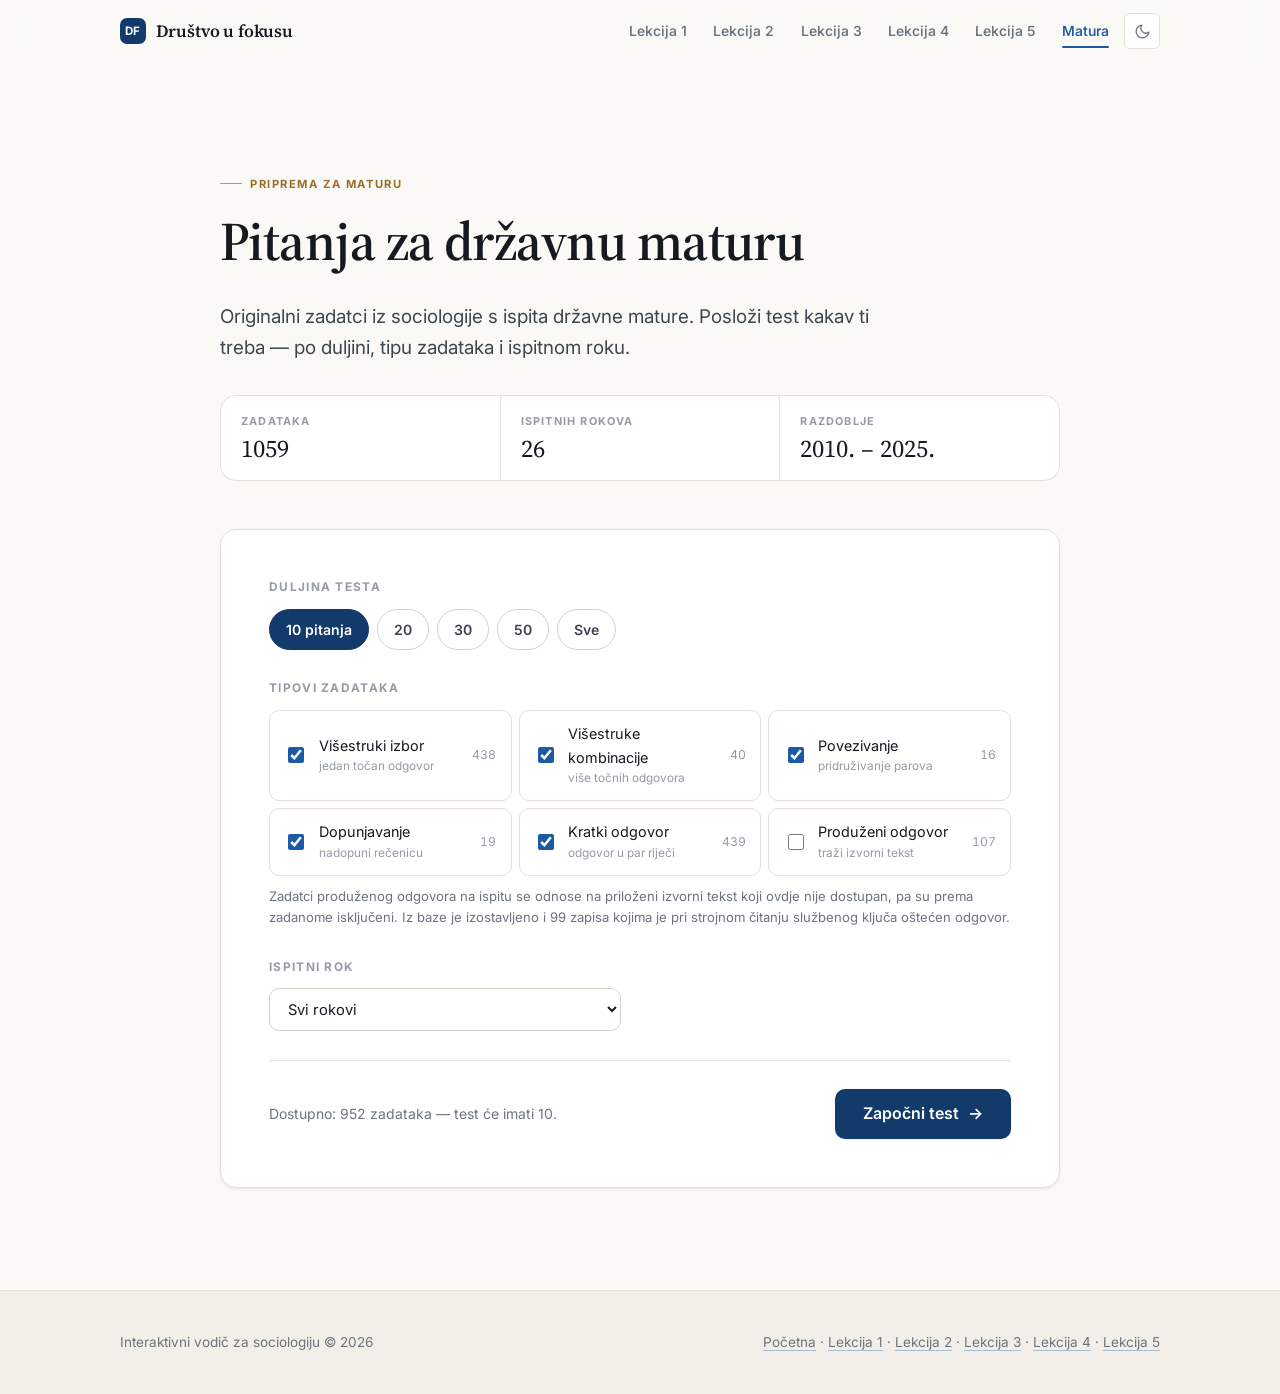
<file: maturakviz.html>
<!DOCTYPE html>
<html lang="hr" data-theme="light">
<head>
<meta charset="UTF-8">
<meta name="viewport" content="width=device-width, initial-scale=1">
<title>Pitanja za državnu maturu — Sociologija</title>
<meta name="description" content="Preko 1000 originalnih zadataka s državne mature iz sociologije, 2010. – 2025., s filtrima po tipu zadatka i ispitnom roku.">
<meta name="theme-color" content="#0b1826">
<link rel="preconnect" href="https://fonts.googleapis.com">
<link rel="preconnect" href="https://fonts.gstatic.com" crossorigin>
<link href="https://fonts.googleapis.com/css2?family=Inter:wght@400;500;600;700&family=Source+Serif+4:opsz,wght@8..60,400;8..60,600;8..60,700&display=swap" rel="stylesheet">
<link rel="stylesheet" href="assets/style.css">
<script>
  (function () {
    try {
      var t = localStorage.getItem('df-theme');
      if (!t) t = window.matchMedia('(prefers-color-scheme: dark)').matches ? 'dark' : 'light';
      document.documentElement.setAttribute('data-theme', t);
    } catch (e) {}
    document.documentElement.classList.add('js');
  })();
</script>
<style>
  .quiz-wrap { max-width: 840px; margin-inline: auto; }

  /* --- postavke testa --- */
  .setup__stats { display: grid; grid-template-columns: repeat(auto-fit, minmax(120px, 1fr)); gap: 1px; background: var(--line); border: 1px solid var(--line); border-radius: var(--r-lg); overflow: hidden; margin-bottom: clamp(2rem, 5vw, 3rem); }
  .setup__stat { background: var(--surface); padding: 1.1rem 1.25rem; }
  .setup__stat dt { font-size: .68rem; letter-spacing: .11em; text-transform: uppercase; color: var(--faint); font-weight: 700; }
  .setup__stat dd { margin: .25rem 0 0; font-family: var(--serif); font-size: 1.55rem; color: var(--ink); line-height: 1.1; }

  .field { margin-bottom: 1.8rem; }
  .field__label { display: block; font-size: .74rem; letter-spacing: .11em; text-transform: uppercase; font-weight: 700; color: var(--faint); margin-bottom: .7rem; }
  .field__hint { font-size: .82rem; color: var(--muted); margin-top: .6rem; }

  .chips { display: flex; flex-wrap: wrap; gap: .5rem; }
  .chip {
    padding: .5rem 1rem; border-radius: 999px; cursor: pointer;
    border: 1px solid var(--line-2); background: var(--surface); color: var(--ink-2);
    font: inherit; font-size: .88rem; font-weight: 600;
    transition: all .18s;
  }
  .chip:hover { border-color: var(--brand-2); color: var(--brand-2); }
  .chip[aria-pressed="true"] { background: var(--brand); border-color: var(--brand); color: #fff; }
  html[data-theme="dark"] .chip[aria-pressed="true"] { color: #0d1116; }

  .toggles { display: grid; gap: .45rem; grid-template-columns: repeat(auto-fit, minmax(min(100%, 240px), 1fr)); }
  .toggle {
    display: flex; align-items: center; gap: .7rem;
    padding: .7rem .9rem; border: 1px solid var(--line); border-radius: var(--r-md);
    background: var(--surface); cursor: pointer; font-size: .9rem;
    transition: border-color .18s, background .18s;
  }
  .toggle:hover { border-color: var(--line-2); background: var(--surface-2); }
  .toggle input { width: 16px; height: 16px; accent-color: var(--brand-2); flex: none; cursor: pointer; }
  .toggle span.n { margin-left: auto; font-size: .76rem; color: var(--faint); font-variant-numeric: tabular-nums; }
  .toggle small { display: block; color: var(--faint); font-size: .74rem; }

  select.input, input.input {
    width: 100%; padding: .65rem .85rem;
    border: 1px solid var(--line-2); border-radius: var(--r-md);
    background: var(--surface); color: var(--ink); font: inherit; font-size: .92rem;
  }
  select.input { max-width: 22rem; }

  /* --- tijek testa --- */
  .quiz-top { display: flex; align-items: center; justify-content: space-between; gap: 1rem; margin-bottom: .9rem; }
  .quiz-top__count { font-size: .78rem; letter-spacing: .1em; text-transform: uppercase; font-weight: 700; color: var(--faint); font-variant-numeric: tabular-nums; }
  .quiz-top__score { font-size: .82rem; font-weight: 650; color: var(--brand-2); background: var(--brand-soft); border: 1px solid color-mix(in srgb, var(--brand-2) 22%, transparent); padding: .2rem .7rem; border-radius: 999px; font-variant-numeric: tabular-nums; }

  .bar { height: 4px; border-radius: 4px; background: var(--line); overflow: hidden; margin-bottom: 2rem; }
  .bar__fill { height: 100%; width: 0; background: var(--brand-2); border-radius: 4px; transition: width .35s cubic-bezier(.2,.7,.3,1); }

  .qmeta { display: flex; flex-wrap: wrap; gap: .5rem; margin-bottom: 1.1rem; }
  .qtext { font-family: var(--serif); font-size: clamp(1.2rem, 1.05rem + .6vw, 1.5rem); line-height: 1.4; color: var(--ink); margin-bottom: 1.6rem; white-space: pre-wrap; }

  .opts { display: grid; gap: .55rem; }
  .opt {
    display: flex; align-items: flex-start; gap: .8rem; width: 100%; text-align: left;
    padding: .85rem 1.1rem; border: 1px solid var(--line); border-radius: var(--r-md);
    background: var(--surface); color: var(--ink-2); font: inherit; font-size: .95rem; cursor: pointer;
    transition: border-color .16s, background .16s, color .16s, transform .16s;
  }
  .opt:hover:not(:disabled) { border-color: var(--brand-2); background: var(--surface-2); transform: translateX(3px); }
  .opt:disabled { cursor: default; opacity: .75; }
  .opt.is-right, .opt.is-right:disabled { border-color: var(--ok); background: var(--ok-soft); color: var(--ok); opacity: 1; }
  .opt.is-wrong, .opt.is-wrong:disabled { border-color: var(--bad); background: var(--bad-soft); color: var(--bad); opacity: 1; }
  .opt__k { flex: none; width: 1.5rem; font-weight: 700; color: var(--faint); }
  .opt.is-right .opt__k { color: var(--ok); }
  .opt.is-wrong .opt__k { color: var(--bad); }

  .checks { display: grid; gap: .55rem; }
  .check-row {
    display: flex; align-items: center; gap: .8rem;
    padding: .8rem 1.1rem; border: 1px solid var(--line); border-radius: var(--r-md);
    background: var(--surface); cursor: pointer; font-size: .95rem; color: var(--ink-2);
    transition: border-color .16s, background .16s;
  }
  .check-row:hover { border-color: var(--line-2); background: var(--surface-2); }
  .check-row input { width: 17px; height: 17px; accent-color: var(--brand-2); flex: none; }

  .match { display: grid; gap: 1.5rem; grid-template-columns: 1fr; }
  @media (min-width: 720px) { .match { grid-template-columns: 1.15fr .85fr; } }
  .match__row { display: flex; align-items: center; gap: .75rem; margin-bottom: .6rem; }
  .match__row select { width: 4.6rem; flex: none; text-align: center; }
  .match__row span { font-size: .93rem; color: var(--ink-2); }
  .match__bank { background: var(--surface-2); border: 1px solid var(--line); border-radius: var(--r-md); padding: 1rem 1.15rem; }
  .match__bank p { font-size: .89rem; color: var(--ink-2); margin: 0 0 .5rem; }
  .match__bank p:last-child { margin-bottom: 0; }
  .match__bank b { color: var(--ink); }

  textarea.input {
    width: 100%; padding: .9rem 1.1rem; border: 1px solid var(--line-2); border-radius: var(--r-md);
    background: var(--surface); color: var(--ink); font: inherit; font-size: .95rem; resize: vertical;
  }

  .feedback { margin-top: 1.5rem; padding: 1.2rem 1.4rem; border-radius: var(--r-md); border: 1px solid; font-size: .93rem; }
  .feedback h4 { margin: 0 0 .5rem; }
  .feedback--ok   { background: var(--ok-soft);   border-color: color-mix(in srgb, var(--ok) 30%, transparent); }
  .feedback--ok h4 { color: var(--ok); }
  .feedback--bad  { background: var(--bad-soft);  border-color: color-mix(in srgb, var(--bad) 30%, transparent); }
  .feedback--bad h4 { color: var(--bad); }
  .feedback--info { background: var(--info-soft); border-color: color-mix(in srgb, var(--info) 28%, transparent); }
  .feedback--info h4 { color: var(--info); }
  .feedback__answer {
    margin-top: .7rem; padding: .8rem 1rem; border-radius: var(--r-sm);
    background: var(--surface); border: 1px solid var(--line); color: var(--ink);
    font-weight: 550; white-space: pre-wrap;
  }
  .feedback__actions { display: flex; flex-wrap: wrap; gap: .6rem; margin-top: 1rem; }

  .quiz-foot { display: flex; align-items: center; justify-content: space-between; gap: 1rem; margin-top: 1.5rem; }
  .kbd {
    display: inline-block; padding: .1rem .4rem; border-radius: 4px;
    border: 1px solid var(--line-2); background: var(--surface-2);
    font-size: .72rem; font-family: var(--sans); color: var(--muted);
  }

  /* --- rezultat --- */
  .score-ring { display: grid; place-items: center; position: relative; width: 168px; height: 168px; margin: 0 auto 1.5rem; }
  .score-ring svg { position: absolute; inset: 0; transform: rotate(-90deg); }
  .score-ring__val { font-family: var(--serif); font-size: 2.6rem; line-height: 1; color: var(--ink); }
  .score-ring__unit { font-size: .74rem; letter-spacing: .11em; text-transform: uppercase; color: var(--faint); font-weight: 700; margin-top: .3rem; }

  .review { margin-top: 2.5rem; }
  .review__item { border: 1px solid var(--line); border-left: 3px solid var(--bad); border-radius: var(--r-md); padding: 1.1rem 1.3rem; margin-bottom: .8rem; background: var(--surface); }
  .review__item.ok { border-left-color: var(--ok); }
  .review__q { font-weight: 600; color: var(--ink); font-size: .95rem; margin-bottom: .6rem; white-space: pre-wrap; }
  .review__line { font-size: .88rem; color: var(--muted); }
  .review__line b { color: var(--ink); font-weight: 600; }

  .screen[hidden] { display: none; }
</style>
</head>
<body>

<a class="skip-link" href="#kviz">Prijeđi na sadržaj</a>

<nav class="nav">
  <div class="wrap nav__inner">
    <a class="brand" href="index.html">
      <span class="brand__mark" aria-hidden="true">DF</span>
      Društvo u fokusu
    </a>
    <div class="nav__links">
      <a class="nav__link" href="sociologija1perspektive.html">Lekcija 1</a>
      <a class="nav__link nav__link--opt" href="sociologija2istrazivanje.html">Lekcija 2</a>
      <a class="nav__link nav__link--opt" href="sociologija3elite.html">Lekcija 3</a>
      <a class="nav__link nav__link--opt" href="sociologija4rizik.html">Lekcija 4</a>
      <a class="nav__link nav__link--opt" href="sociologija5devijantnost.html">Lekcija 5</a>
      <a class="nav__link is-active" href="maturakviz.html">Matura</a>
      <button class="icon-btn" type="button" data-theme-toggle aria-label="Promijeni temu">
        <svg class="i-moon" viewBox="0 0 24 24" fill="none" stroke="currentColor" stroke-width="1.8" stroke-linecap="round" stroke-linejoin="round" aria-hidden="true"><path d="M21 12.8A9 9 0 1111.2 3a7 7 0 009.8 9.8z"/></svg>
        <svg class="i-sun" viewBox="0 0 24 24" fill="none" stroke="currentColor" stroke-width="1.8" stroke-linecap="round" stroke-linejoin="round" aria-hidden="true"><circle cx="12" cy="12" r="4"/><path d="M12 2v2M12 20v2M4.9 4.9l1.4 1.4M17.7 17.7l1.4 1.4M2 12h2M20 12h2M4.9 19.1l1.4-1.4M17.7 6.3l1.4-1.4"/></svg>
      </button>
    </div>
  </div>
</nav>

<main id="kviz" class="section">
  <div class="wrap">
    <div class="quiz-wrap">

      <!-- ===== POSTAVKE ===== -->
      <section class="screen" id="screen-setup">
        <div class="section-head" style="margin-bottom:2rem">
          <p class="kicker">Priprema za maturu</p>
          <h1 style="font-size:clamp(1.9rem,1.4rem+2vw,2.8rem)">Pitanja za državnu maturu</h1>
          <p class="lede">
            Originalni zadatci iz sociologije s ispita državne mature. Posloži test kakav
            ti treba — po duljini, tipu zadataka i ispitnom roku.
          </p>
        </div>

        <dl class="setup__stats">
          <div class="setup__stat"><dt>Zadataka</dt><dd id="stat-total">—</dd></div>
          <div class="setup__stat"><dt>Ispitnih rokova</dt><dd id="stat-terms">—</dd></div>
          <div class="setup__stat"><dt>Razdoblje</dt><dd id="stat-years">—</dd></div>
        </dl>

        <div class="card card--pad-lg">

          <div class="field">
            <span class="field__label">Duljina testa</span>
            <div class="chips" id="len-chips" role="group" aria-label="Broj pitanja">
              <button class="chip" type="button" data-len="10" aria-pressed="true">10 pitanja</button>
              <button class="chip" type="button" data-len="20" aria-pressed="false">20</button>
              <button class="chip" type="button" data-len="30" aria-pressed="false">30</button>
              <button class="chip" type="button" data-len="50" aria-pressed="false">50</button>
              <button class="chip" type="button" data-len="0"  aria-pressed="false">Sve</button>
            </div>
          </div>

          <div class="field">
            <span class="field__label">Tipovi zadataka</span>
            <div class="toggles" id="type-toggles"></div>
            <p class="field__hint">
              Zadatci produženog odgovora na ispitu se odnose na priloženi izvorni tekst
              koji ovdje nije dostupan, pa su prema zadanome isključeni. Iz baze je
              izostavljeno i 99 zapisa kojima je pri strojnom čitanju službenog ključa
              oštećen odgovor.
            </p>
          </div>

          <div class="field">
            <label class="field__label" for="term-select">Ispitni rok</label>
            <select class="input" id="term-select">
              <option value="">Svi rokovi</option>
            </select>
          </div>

          <hr class="rule" style="margin:1.75rem 0">

          <div style="display:flex;flex-wrap:wrap;align-items:center;gap:1rem;justify-content:space-between">
            <p class="small muted" style="margin:0" id="pool-info">Dostupno: —</p>
            <button class="btn btn--primary btn--lg" type="button" id="start-btn">
              Započni test <span class="btn__arrow" aria-hidden="true">→</span>
            </button>
          </div>

          <p class="small muted" id="last-result" style="margin:1.25rem 0 0" hidden></p>
        </div>
      </section>

      <!-- ===== TEST ===== -->
      <section class="screen" id="screen-quiz" hidden>
        <div class="quiz-top">
          <span class="quiz-top__count" id="q-counter">Pitanje 1 / 10</span>
          <span class="quiz-top__score" id="q-score">0 bodova</span>
        </div>
        <div class="bar"><div class="bar__fill" id="q-bar"></div></div>

        <div class="card card--pad-lg" id="q-card"></div>

        <div class="quiz-foot">
          <span class="small muted" id="q-hint"></span>
          <button class="btn btn--primary" type="button" id="next-btn" hidden>
            Sljedeće <span class="btn__arrow" aria-hidden="true">→</span>
          </button>
        </div>
      </section>

      <!-- ===== REZULTAT ===== -->
      <section class="screen" id="screen-result" hidden>
        <div class="card card--pad-lg" style="text-align:center">
          <div class="score-ring">
            <svg viewBox="0 0 120 120" aria-hidden="true">
              <circle cx="60" cy="60" r="52" fill="none" stroke="var(--line)" stroke-width="9"/>
              <circle cx="60" cy="60" r="52" fill="none" stroke="var(--brand-2)" stroke-width="9"
                      stroke-linecap="round" id="ring-arc" stroke-dasharray="327" stroke-dashoffset="327"
                      style="transition:stroke-dashoffset .9s cubic-bezier(.2,.7,.3,1)"/>
            </svg>
            <div>
              <div class="score-ring__val" id="res-pct">0%</div>
              <div class="score-ring__unit">Riješeno</div>
            </div>
          </div>

          <h2 id="res-title" style="margin-bottom:.4rem">Gotovo</h2>
          <p class="muted" id="res-sub" style="margin-bottom:1.8rem">—</p>

          <div style="display:flex;flex-wrap:wrap;gap:.7rem;justify-content:center">
            <button class="btn btn--primary" type="button" id="again-btn">Novi test</button>
            <button class="btn btn--ghost" type="button" id="retry-wrong-btn" hidden>Ponovi netočne</button>
            <a class="btn btn--quiet" href="index.html">Natrag na početnu</a>
          </div>
        </div>

        <div class="review" id="review"></div>
      </section>

    </div>
  </div>
</main>

<footer class="footer">
  <div class="wrap footer__inner">
    <p style="margin:0">Interaktivni vodič za sociologiju &copy; 2026</p>
    <p style="margin:0">
      <a href="index.html">Početna</a> ·
      <a href="sociologija1perspektive.html">Lekcija 1</a> ·
      <a href="sociologija2istrazivanje.html">Lekcija 2</a> ·
      <a href="sociologija3elite.html">Lekcija 3</a> ·
      <a href="sociologija4rizik.html">Lekcija 4</a> ·
      <a href="sociologija5devijantnost.html">Lekcija 5</a>
    </p>
  </div>
</footer>

<script src="matura_data.js"></script>
<script src="assets/app.js"></script>
<script>
(function () {
  'use strict';

  var ALL = (typeof MATURA_DB !== 'undefined') ? MATURA_DB : [];

  var TYPES = [
    { id: 'mcq',   name: 'Višestruki izbor',      note: 'jedan točan odgovor',      on: true  },
    { id: 'multi', name: 'Višestruke kombinacije', note: 'više točnih odgovora',     on: true  },
    { id: 'match', name: 'Povezivanje',            note: 'pridruživanje parova',     on: true  },
    { id: 'fill',  name: 'Dopunjavanje',           note: 'nadopuni rečenicu',        on: true  },
    { id: 'short', name: 'Kratki odgovor',         note: 'odgovor u par riječi',     on: true  },
    { id: 'long',  name: 'Produženi odgovor',      note: 'traži izvorni tekst',      on: false }
  ];

  var LETTERS = 'ABCDEFGHIJ'.split('');

  /* --- pomoćne funkcije --------------------------------------------- */
  function esc(s) {
    return String(s == null ? '' : s)
      .replace(/&/g, '&amp;').replace(/</g, '&lt;').replace(/>/g, '&gt;')
      .replace(/"/g, '&quot;');
  }

  function yearOf(g) {
    var m = /(\d{4})/.exec(g || '');
    return m ? parseInt(m[1], 10) : 0;
  }

  function splitOpts(raw) {
    if (!raw || raw === '-') return [];
    return raw.split('|')
      .map(function (s) { return s.trim(); })
      .filter(Boolean);
  }

  // "A. tekst" -> { key: 'A', text: 'tekst' }
  // Sa završetka teksta miče se smeće iz PDF-a (npr. "… politička stranka  0").
  function parseOpt(s) {
    var m = /^(\d{1,2}|[A-ZŠĐČĆŽ])\s*[.)]\s*([\s\S]*)$/.exec(s);
    if (m) return { key: m[1], text: m[2].replace(/\s{2,}\d{1,2}$/, '').trim() };
    return { key: '', text: String(s).replace(/\s{2,}\d{1,2}$/, '').trim() };
  }

  /* U nekoliko zapisa je zadnjoj ponuđenoj tvrdnji pri strojnom čitanju pripojen
     tekst koji slijedi na ispitu (npr. cijeli članak). Takvu odbjeglu opciju
     skraćujemo na duljinu usporedivu s ostalima, na granici riječi. */
  function cleanOpts(list) {
    var parsed = list.map(parseOpt);
    if (parsed.length < 3) return parsed;

    var lens = parsed.map(function (o) { return o.text.length; }).sort(function (a, b) { return a - b; });
    var median = lens[Math.floor(lens.length / 2)];
    var limit = Math.max(Math.round(median * 1.8), 60);

    return parsed.map(function (o) {
      if (o.text.length < 250 || o.text.length <= limit) return o;

      var cut = o.text;

      // 1. rez na uputi koja pripada sljedećem zadatku
      var mark = cut.search(/Pozorno\s+pro/);
      if (mark > 10) cut = cut.slice(0, mark);

      // 2. rez na početku nove rečenice (mala slova pa velika početna)
      if (cut.length > limit) {
        var m = /[a-zćčžšđ.,)]\s+([A-ZĆČŽŠĐ][a-zćčžšđ])/.exec(cut);
        if (m && m.index > 8) cut = cut.slice(0, m.index + 1);
      }

      // 3. tvrdi rez na granici riječi
      if (cut.length > limit) {
        cut = cut.slice(0, limit);
        var sp = cut.lastIndexOf(' ');
        if (sp > limit * 0.5) cut = cut.slice(0, sp);
      }

      return { key: o.key, text: cut.replace(/[\s,;:.]+$/, '') };
    });
  }

  /* Dio zapisa je nastao strojnim čitanjem službenih ključeva za ispravljanje,
     pa im je u polje odgovora upalo zaglavlje tablice umjesto rješenja. Takve
     zadatke ne prikazujemo — na njih se ne može točno odgovoriti. */
  function isUsable(q) {
    if (!q || !q.p || !String(q.a || '').trim()) return false;
    var opts = splitOpts(q.o);

    if (q.r === 'mcq') {
      if (!opts.length) return false;
      var keys = opts.map(function (o) { return parseOpt(o).key; });
      return keys.indexOf(String(q.a).trim()) !== -1;
    }

    if (q.r === 'multi') {
      if (!opts.length) return false;
      var mk = opts.map(function (o) { return parseOpt(o).key; });
      var want = String(q.a).split(',').map(function (s) { return s.trim(); });
      return want.length > 0 && want.every(function (w) { return mk.indexOf(w) !== -1; });
    }

    if (q.r === 'match') {
      var nums = [], lets = [];
      opts.forEach(function (raw) {
        var o = parseOpt(raw.replace(/(?:\s+\d+\.)+\s*$/, '').trim());
        if (/^\d+$/.test(o.key)) nums.push(o.key); else if (o.key) lets.push(o.key);
      });
      var map = parseMatchAnswer(q.a), ks = Object.keys(map);
      if (!nums.length || !lets.length || !ks.length) return false;
      return ks.every(function (k) {
        return nums.indexOf(k) !== -1 && lets.indexOf(map[k]) !== -1;
      });
    }

    return true; // fill / short / long
  }

  function normalize(t) {
    return String(t || '').toLowerCase()
      .replace(/[^a-zčćžšđ0-9]/g, '');
  }

  // Ocjena slobodnog odgovora — namjerno velikodušna, uz mogućnost ručne ispravke.
  function looksCorrect(user, correct) {
    var u = normalize(user), c = normalize(correct);
    if (!u) return false;
    if (u === c) return true;
    if (c.length > 4 && u.indexOf(c) !== -1) return true;
    if (u.length > 4 && c.indexOf(u) !== -1) return true;

    var words = function (t) {
      return String(t).toLowerCase().split(/\s+/)
        .map(function (w) { return w.replace(/[^a-zčćžšđ0-9]/g, ''); })
        .filter(function (w) { return w.length > 2; });
    };
    var uw = words(user), cw = words(correct);
    if (!cw.length) return false;
    var hit = 0;
    uw.forEach(function (w) { if (cw.indexOf(w) !== -1) hit++; });
    return hit / cw.length >= 0.5;
  }

  // Iz odgovora tipa "1F, 2D, 3A" radi mapu { '1': 'F', ... }
  function parseMatchAnswer(a) {
    var map = {};
    String(a || '').replace(/(\d+)\s*[-–:.]?\s*([A-ZŠĐČĆŽ])/g, function (_, n, l) {
      map[n] = l; return '';
    });
    return map;
  }

  var DB = ALL.filter(isUsable);

  /* --- postavke ------------------------------------------------------ */
  var state = { len: 10, types: {}, term: '' };
  TYPES.forEach(function (t) { state.types[t.id] = t.on; });

  var elToggles = document.getElementById('type-toggles');
  var elTerm = document.getElementById('term-select');
  var elPool = document.getElementById('pool-info');

  function countByType(id) {
    return DB.filter(function (q) {
      return q.r === id && (!state.term || q.g === state.term);
    }).length;
  }

  TYPES.forEach(function (t) {
    var label = document.createElement('label');
    label.className = 'toggle';
    label.innerHTML =
      '<input type="checkbox" ' + (t.on ? 'checked' : '') + ' value="' + t.id + '">' +
      '<span>' + esc(t.name) + '<small>' + esc(t.note) + '</small></span>' +
      '<span class="n" data-count="' + t.id + '"></span>';
    label.querySelector('input').addEventListener('change', function () {
      state.types[t.id] = this.checked;
      refreshPool();
    });
    elToggles.appendChild(label);
  });

  // rokovi, poredani od najnovijeg
  var terms = [];
  DB.forEach(function (q) { if (terms.indexOf(q.g) === -1) terms.push(q.g); });
  terms.sort(function (a, b) { return yearOf(b) - yearOf(a) || a.localeCompare(b, 'hr'); });
  terms.forEach(function (t) {
    var o = document.createElement('option');
    o.value = t;
    o.textContent = t.charAt(0).toUpperCase() + t.slice(1) + '.';
    elTerm.appendChild(o);
  });
  elTerm.addEventListener('change', function () { state.term = this.value; refreshPool(); });

  document.getElementById('len-chips').addEventListener('click', function (e) {
    var chip = e.target.closest('.chip');
    if (!chip) return;
    this.querySelectorAll('.chip').forEach(function (c) { c.setAttribute('aria-pressed', 'false'); });
    chip.setAttribute('aria-pressed', 'true');
    state.len = parseInt(chip.dataset.len, 10);
    refreshPool();
  });

  function pool() {
    return DB.filter(function (q) {
      return state.types[q.r] && (!state.term || q.g === state.term);
    });
  }

  function refreshPool() {
    TYPES.forEach(function (t) {
      var el = elToggles.querySelector('[data-count="' + t.id + '"]');
      if (el) el.textContent = countByType(t.id);
    });
    var n = pool().length;
    var take = state.len === 0 ? n : Math.min(state.len, n);
    elPool.textContent = n
      ? 'Dostupno: ' + n + ' zadataka — test će imati ' + take + '.'
      : 'Nema zadataka za odabrane filtre.';
    document.getElementById('start-btn').disabled = n === 0;
  }

  // statistika u zaglavlju
  var years = DB.map(function (q) { return yearOf(q.g); }).filter(Boolean);
  document.getElementById('stat-total').textContent = DB.length;
  document.getElementById('stat-terms').textContent = terms.length;
  document.getElementById('stat-years').textContent =
    Math.min.apply(null, years) + '. – ' + Math.max.apply(null, years) + '.';
  refreshPool();

  // zadnji rezultat
  try {
    var last = JSON.parse(localStorage.getItem('df-matura-last') || 'null');
    if (last) {
      var el = document.getElementById('last-result');
      el.hidden = false;
      el.textContent = 'Zadnji put: ' + last.score + ' / ' + last.total +
        ' (' + Math.round(last.score / last.total * 100) + '%).';
    }
  } catch (e) {}

  /* --- tijek testa ---------------------------------------------------- */
  var qs = [], idx = 0, score = 0, log = [], answered = false;

  var screens = {
    setup:  document.getElementById('screen-setup'),
    quiz:   document.getElementById('screen-quiz'),
    result: document.getElementById('screen-result')
  };
  function show(name) {
    Object.keys(screens).forEach(function (k) { screens[k].hidden = k !== name; });
    window.scrollTo({ top: 0, behavior: 'smooth' });
  }

  var card = document.getElementById('q-card');
  var nextBtn = document.getElementById('next-btn');
  var hintEl = document.getElementById('q-hint');

  function shuffle(arr) {
    var a = arr.slice();
    for (var i = a.length - 1; i > 0; i--) {
      var j = Math.floor(Math.random() * (i + 1));
      var t = a[i]; a[i] = a[j]; a[j] = t;
    }
    return a;
  }

  function begin(list) {
    qs = list;
    idx = 0; score = 0; log = [];
    show('quiz');
    render();
  }

  document.getElementById('start-btn').addEventListener('click', function () {
    var p = shuffle(pool());
    begin(state.len === 0 ? p : p.slice(0, state.len));
  });

  function setScore() {
    document.getElementById('q-score').textContent =
      score + (score === 1 ? ' bod' : (score > 1 && score < 5 ? ' boda' : ' bodova'));
  }

  function render() {
    var q = qs[idx];
    answered = false;
    nextBtn.hidden = true;
    hintEl.textContent = '';

    document.getElementById('q-counter').textContent = 'Pitanje ' + (idx + 1) + ' / ' + qs.length;
    document.getElementById('q-bar').style.width = (idx / qs.length * 100) + '%';
    setScore();

    var html =
      '<div class="qmeta">' +
        '<span class="tag tag--brand">' + esc(q.t) + '</span>' +
        '<span class="tag">' + esc(q.g) + '.</span>' +
      '</div>' +
      '<div class="qtext">' + esc(q.p) + '</div>';

    var opts = splitOpts(q.o);

    if (q.r === 'mcq' && opts.length) {
      var mcqOpts = cleanOpts(opts);
      html += '<div class="opts" id="opts">';
      mcqOpts.forEach(function (o) {
        html += '<button class="opt" type="button" data-key="' + esc(o.key) + '">' +
                  '<span class="opt__k">' + esc(o.key) + '.</span><span>' + esc(o.text) + '</span>' +
                '</button>';
      });
      html += '</div>';
      hintEl.innerHTML = 'Odaberi tipkama <span class="kbd">A</span> – <span class="kbd">' +
                         esc(mcqOpts[mcqOpts.length - 1].key || 'D') + '</span>';

    } else if (q.r === 'multi' && opts.length) {
      html += '<div class="checks" id="opts">';
      cleanOpts(opts).forEach(function (o) {
        html += '<label class="check-row"><input type="checkbox" value="' + esc(o.key) + '">' +
                '<span><b>' + esc(o.key) + '.</b> ' + esc(o.text) + '</span></label>';
      });
      html += '</div><button class="btn btn--primary" type="button" id="submit" style="margin-top:1.2rem">Potvrdi odabir</button>';

    } else if (q.r === 'match' && opts.length) {
      var nums = [], lets = [];
      // ukloni repove tipa "1. 2. 3. 4. 5." iz izvorne tablice
      cleanOpts(opts.map(function (raw) {
        return raw.replace(/(?:\s+\d+\.)+\s*$/, '').trim();
      })).forEach(function (o) {
        if (/^\d+$/.test(o.key)) nums.push(o); else if (o.key) lets.push(o);
      });

      html += '<div class="match"><div>';
      nums.forEach(function (n) {
        html += '<div class="match__row"><select class="input" data-num="' + esc(n.key) + '"><option value="">–</option>';
        lets.forEach(function (l) { html += '<option value="' + esc(l.key) + '">' + esc(l.key) + '</option>'; });
        html += '</select><span><b>' + esc(n.key) + '.</b> ' + esc(n.text) + '</span></div>';
      });
      html += '</div><div class="match__bank">';
      lets.forEach(function (l) { html += '<p><b>' + esc(l.key) + '.</b> ' + esc(l.text) + '</p>'; });
      html += '</div></div>';
      html += '<button class="btn btn--primary" type="button" id="submit" style="margin-top:1.4rem">Potvrdi pridruživanje</button>';

    } else {
      var long = q.r === 'long';
      html += '<textarea class="input" id="free" rows="' + (long ? 6 : 2) + '" ' +
              'placeholder="' + (long ? 'Odgovori svojim riječima…' : 'Upiši odgovor…') + '"></textarea>' +
              '<button class="btn btn--primary" type="button" id="submit" style="margin-top:1.1rem">' +
              (long ? 'Prikaži rješenje' : 'Provjeri odgovor') + '</button>';
      if (long) {
        hintEl.textContent = 'Zadatak se na ispitu odnosi na priloženi tekst — usporedi svoj odgovor s rješenjem.';
      }
    }

    card.innerHTML = html;
    wire(q, opts);
    card.querySelector('.qtext').scrollIntoView({ block: 'nearest' });
  }

  function fullAnswer(q, opts) {
    if (q.r === 'mcq') {
      for (var i = 0; i < opts.length; i++) {
        var o = parseOpt(opts[i]);
        if (o.key === String(q.a).trim()) return q.a + '. ' + o.text;
      }
    }
    return q.a;
  }

  function finish(q, opts, correct, given, kind) {
    if (answered) return;
    answered = true;

    if (correct) score++;
    setScore();

    log.push({ q: q, given: given, correct: correct, answer: fullAnswer(q, opts) });

    var box = document.createElement('div');
    if (kind === 'info') {
      box.className = 'feedback feedback--info';
      box.innerHTML = '<h4>Rješenje</h4><p>Usporedi svoj odgovor sa službenim rješenjem i sam procijeni jesi li pogodio bit.</p>' +
                      '<div class="feedback__answer">' + esc(q.a) + '</div>' +
                      '<div class="feedback__actions">' +
                        '<button class="btn btn--sm btn--ghost" type="button" data-award="1">Priznaj bod</button>' +
                        '<button class="btn btn--sm btn--quiet" type="button" data-award="0">Bez boda</button>' +
                      '</div>';
    } else if (correct) {
      box.className = 'feedback feedback--ok';
      box.innerHTML = '<h4>Točno</h4><p>Idemo dalje.</p>';
    } else {
      box.className = 'feedback feedback--bad';
      box.innerHTML = '<h4>Netočno</h4><p>Točan odgovor:</p>' +
                      '<div class="feedback__answer">' + esc(fullAnswer(q, opts)) + '</div>' +
                      (q.r === 'short' || q.r === 'fill'
                        ? '<div class="feedback__actions"><button class="btn btn--sm btn--ghost" type="button" data-award="1">Ipak je bilo točno — priznaj bod</button></div>'
                        : '');
    }

    box.addEventListener('click', function (e) {
      var b = e.target.closest('[data-award]');
      if (!b) return;
      if (b.dataset.award === '1') {
        score++;
        setScore();
        log[log.length - 1].correct = true;
      }
      box.querySelectorAll('[data-award]').forEach(function (x) { x.remove(); });
      var note = document.createElement('p');
      note.style.marginTop = '.7rem';
      note.className = 'small muted';
      note.textContent = b.dataset.award === '1' ? 'Bod je dodan.' : 'Bod nije dodan.';
      box.appendChild(note);
    });

    card.appendChild(box);
    nextBtn.hidden = false;
    hintEl.innerHTML = 'Nastavi tipkom <span class="kbd">Enter</span>';
    nextBtn.focus({ preventScroll: true });
  }

  function wire(q, opts) {
    var submit = document.getElementById('submit');

    if (q.r === 'mcq' && opts.length) {
      var buttons = card.querySelectorAll('.opt');
      buttons.forEach(function (btn) {
        btn.addEventListener('click', function () {
          var key = btn.dataset.key;
          var ok = key === String(q.a).trim();
          buttons.forEach(function (b) {
            b.disabled = true;
            if (b.dataset.key === String(q.a).trim()) b.classList.add('is-right');
          });
          if (!ok) btn.classList.add('is-wrong');
          finish(q, opts, ok, key, 'auto');
        });
      });

    } else if (q.r === 'multi' && opts.length) {
      submit.addEventListener('click', function () {
        var picked = Array.prototype.map.call(
          card.querySelectorAll('#opts input:checked'), function (i) { return i.value; }
        ).sort().join(',');
        var want = String(q.a).split(',').map(function (s) { return s.trim(); }).sort().join(',');
        card.querySelectorAll('#opts input').forEach(function (i) { i.disabled = true; });
        submit.disabled = true;
        finish(q, opts, picked === want, picked || '—', 'auto');
      });

    } else if (q.r === 'match' && opts.length) {
      submit.addEventListener('click', function () {
        var want = parseMatchAnswer(q.a);
        var got = {}, given = [];
        card.querySelectorAll('select[data-num]').forEach(function (s) {
          got[s.dataset.num] = s.value;
          given.push(s.dataset.num + (s.value || '–'));
          s.disabled = true;
        });
        submit.disabled = true;
        var ok = Object.keys(want).length > 0 &&
                 Object.keys(want).every(function (k) { return got[k] === want[k]; });
        finish(q, opts, ok, given.join(', '), 'auto');
      });

    } else {
      var free = document.getElementById('free');
      submit.addEventListener('click', function () {
        var val = free.value;
        free.disabled = true;
        submit.disabled = true;
        if (q.r === 'long') {
          finish(q, opts, false, val || '—', 'info');
        } else {
          finish(q, opts, looksCorrect(val, q.a), val || '—', 'auto');
        }
      });
      free.addEventListener('keydown', function (e) {
        if (e.key === 'Enter' && !e.shiftKey && q.r !== 'long') { e.preventDefault(); submit.click(); }
      });
      free.focus({ preventScroll: true });
    }
  }

  nextBtn.addEventListener('click', function () {
    idx++;
    if (idx < qs.length) render(); else results();
  });

  document.addEventListener('keydown', function (e) {
    if (screens.quiz.hidden) return;
    if (e.target.matches('textarea, input, select')) return;

    if (e.key === 'Enter' && !nextBtn.hidden) { e.preventDefault(); nextBtn.click(); return; }
    if (answered) return;

    var key = e.key.toUpperCase();
    var btn = card.querySelector('.opt[data-key="' + key + '"]');
    if (!btn && /^[1-9]$/.test(e.key)) {
      btn = card.querySelectorAll('.opt')[parseInt(e.key, 10) - 1];
    }
    if (btn) { e.preventDefault(); btn.click(); }
  });

  /* --- rezultat ------------------------------------------------------- */
  function results() {
    document.getElementById('q-bar').style.width = '100%';
    var total = qs.length;
    var pct = Math.round(score / total * 100);

    document.getElementById('res-pct').textContent = pct + '%';
    document.getElementById('ring-arc').style.strokeDashoffset = String(327 - 327 * pct / 100);

    var title = pct >= 90 ? 'Izvrsno' : pct >= 75 ? 'Vrlo dobro'
              : pct >= 60 ? 'Dobro' : pct >= 45 ? 'Dovoljno' : 'Treba još ponavljanja';
    document.getElementById('res-title').textContent = title;
    document.getElementById('res-sub').textContent =
      score + ' od ' + total + ' bodova. ' +
      (pct >= 75 ? 'Gradivo ti dobro leži.' : 'Prođi pogreške ispod pa pokušaj ponovno.');

    try {
      localStorage.setItem('df-matura-last', JSON.stringify({ score: score, total: total }));
    } catch (e) {}

    var wrong = log.filter(function (r) { return !r.correct; });
    var retry = document.getElementById('retry-wrong-btn');
    retry.hidden = wrong.length === 0;

    var review = document.getElementById('review');
    review.innerHTML = '';
    if (log.length) {
      var h = document.createElement('h3');
      h.textContent = 'Pregled odgovora';
      h.style.marginBottom = '1rem';
      review.appendChild(h);

      log.forEach(function (r, i) {
        var item = document.createElement('div');
        item.className = 'review__item' + (r.correct ? ' ok' : '');
        item.innerHTML =
          '<div class="review__q">' + (i + 1) + '. ' + esc(r.q.p) + '</div>' +
          '<p class="review__line" style="margin:0 0 .25rem"><b>Tvoj odgovor:</b> ' + esc(r.given) + '</p>' +
          '<p class="review__line" style="margin:0"><b>Točno:</b> ' + esc(r.answer) + '</p>' +
          '<p class="review__line tiny" style="margin:.5rem 0 0;color:var(--faint)">' + esc(r.q.t) + ' · ' + esc(r.q.g) + '.</p>';
        review.appendChild(item);
      });
    }

    retry.onclick = function () {
      begin(shuffle(wrong.map(function (r) { return r.q; })));
    };

    show('result');
  }

  document.getElementById('again-btn').addEventListener('click', function () { show('setup'); });
})();
</script>

</body>
</html>
</file>
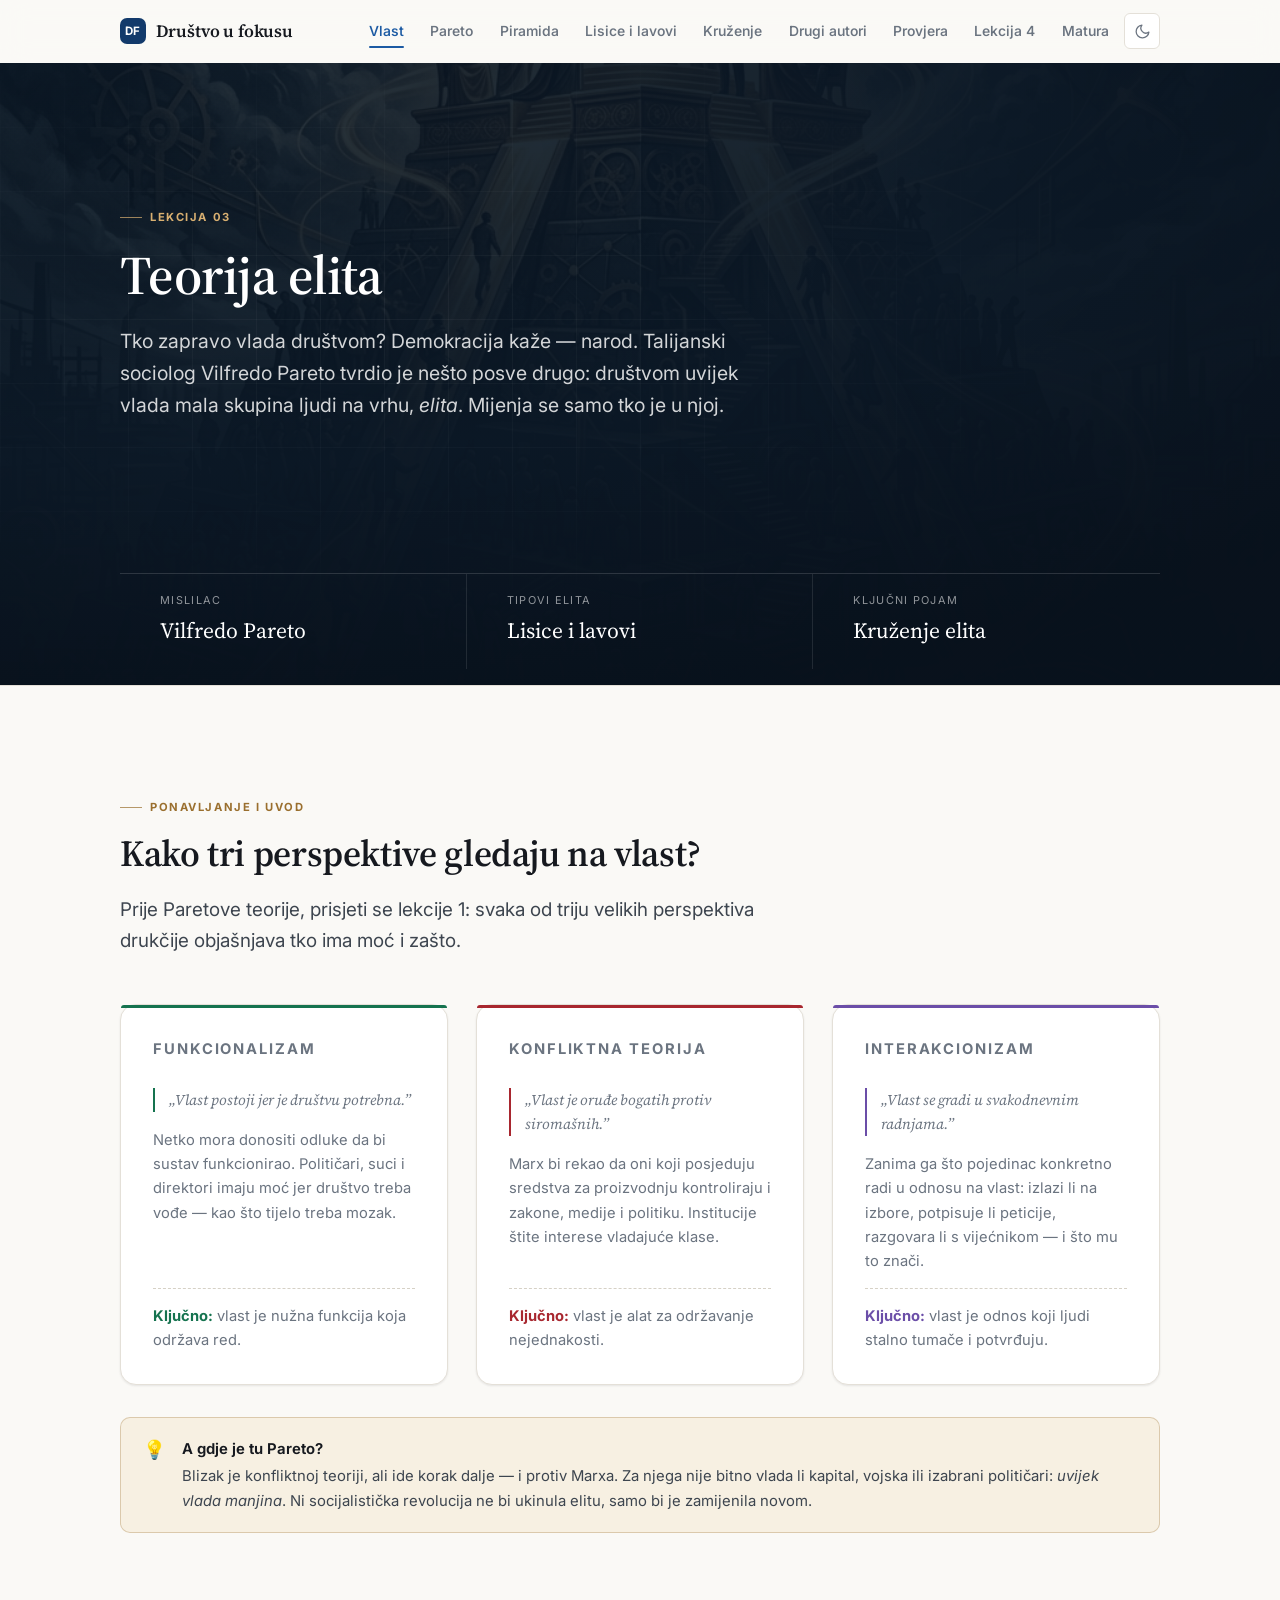
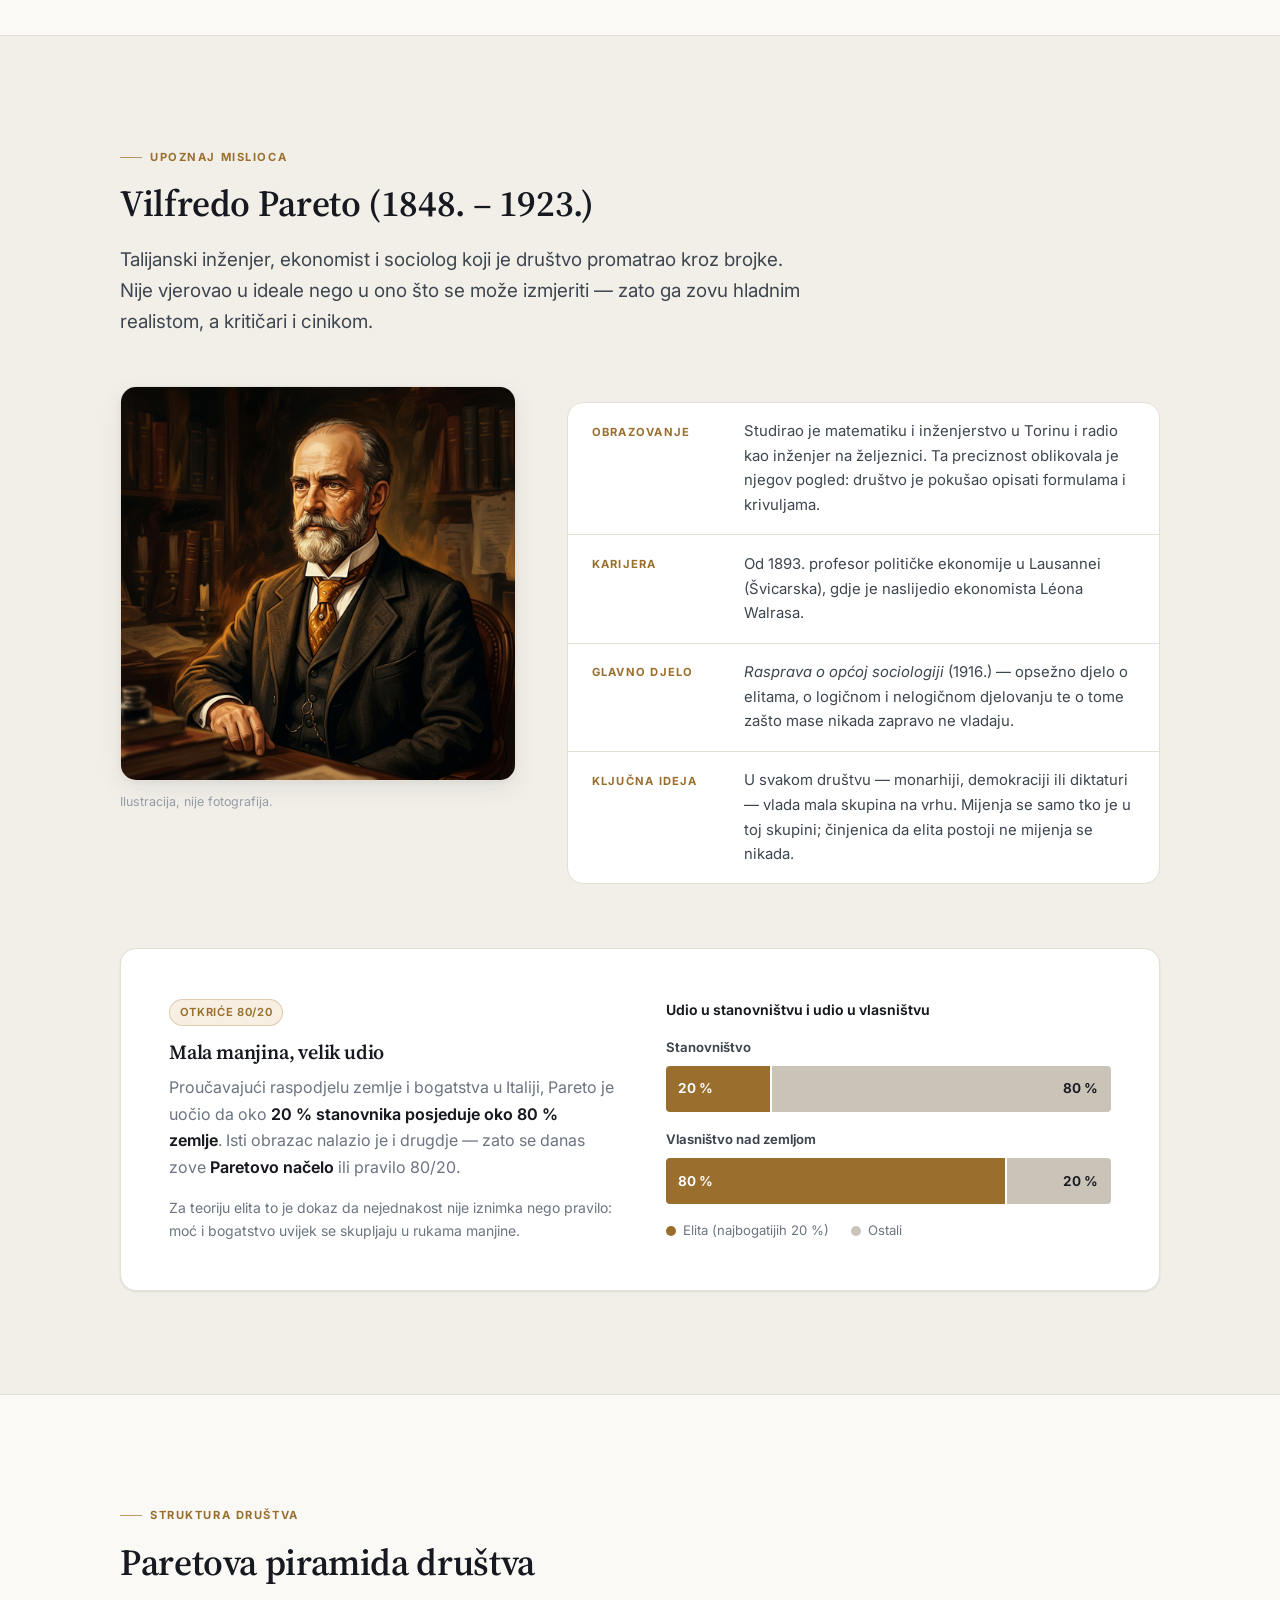
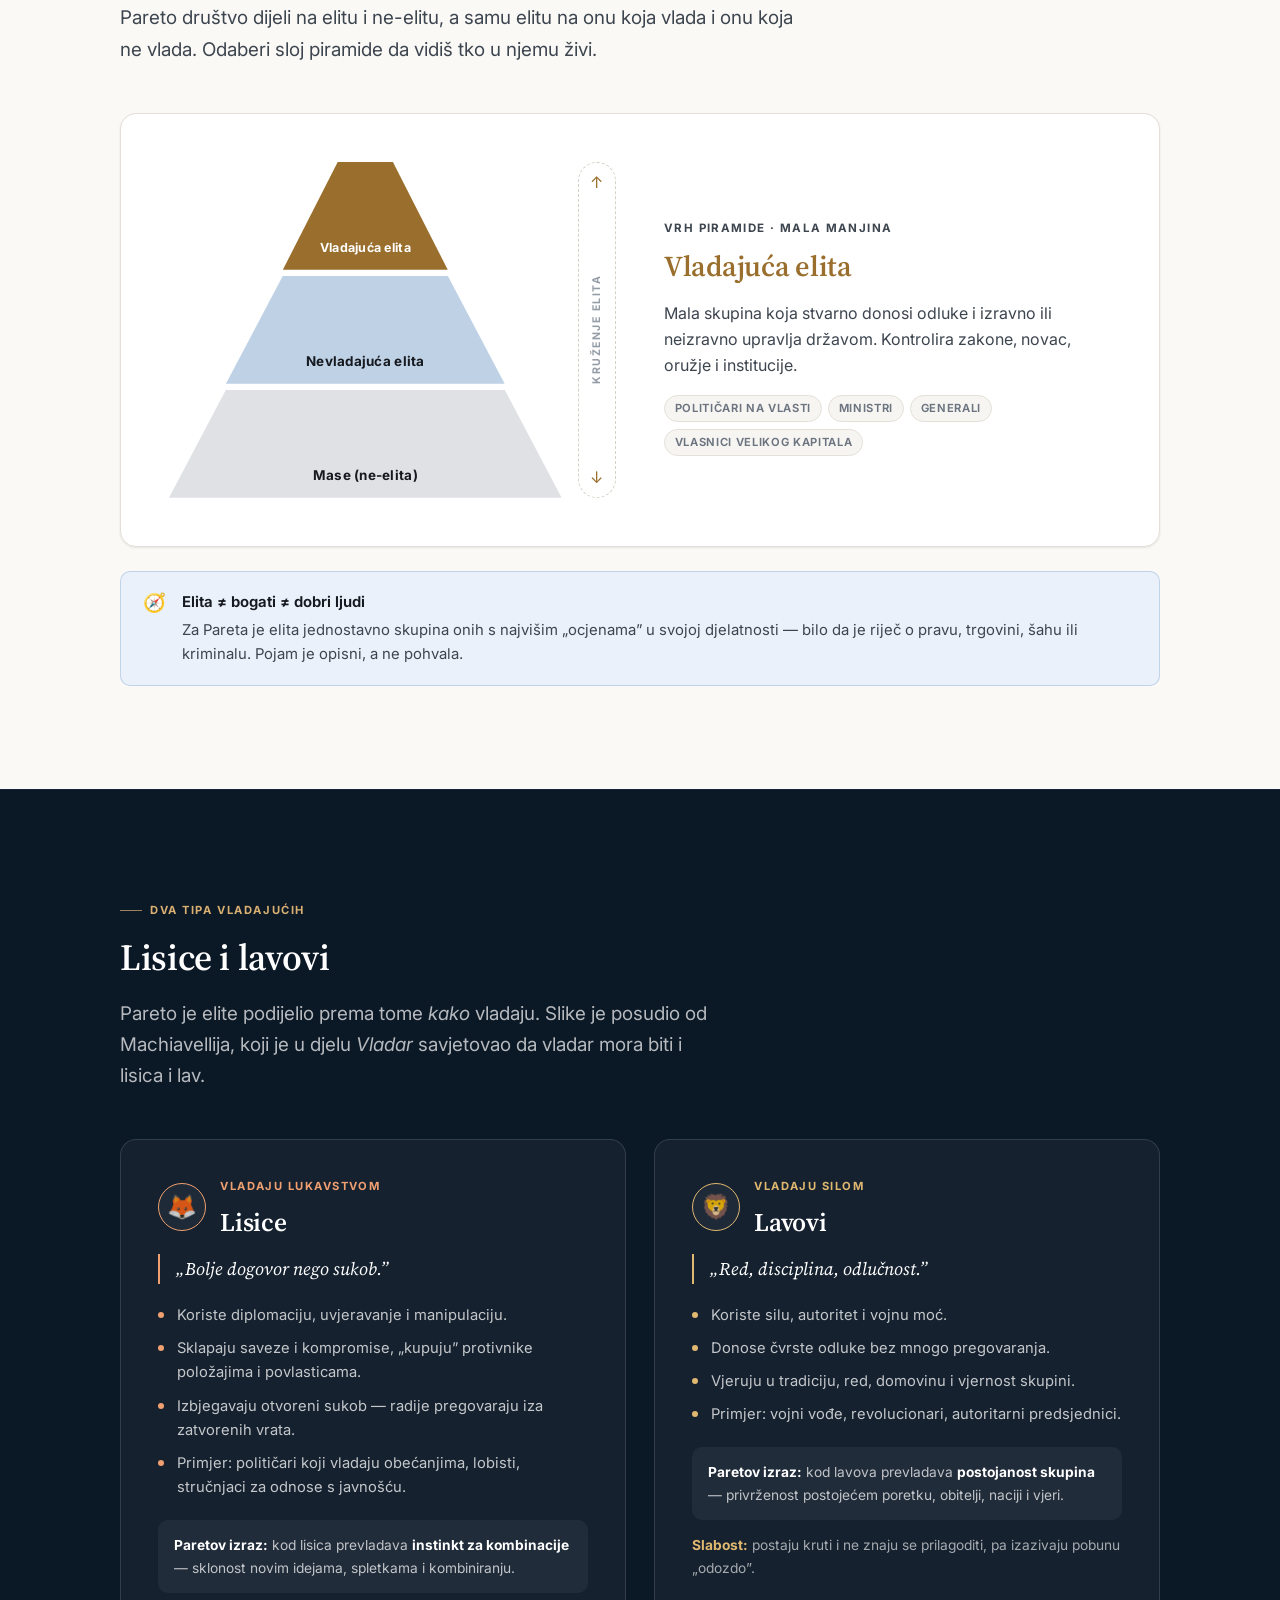
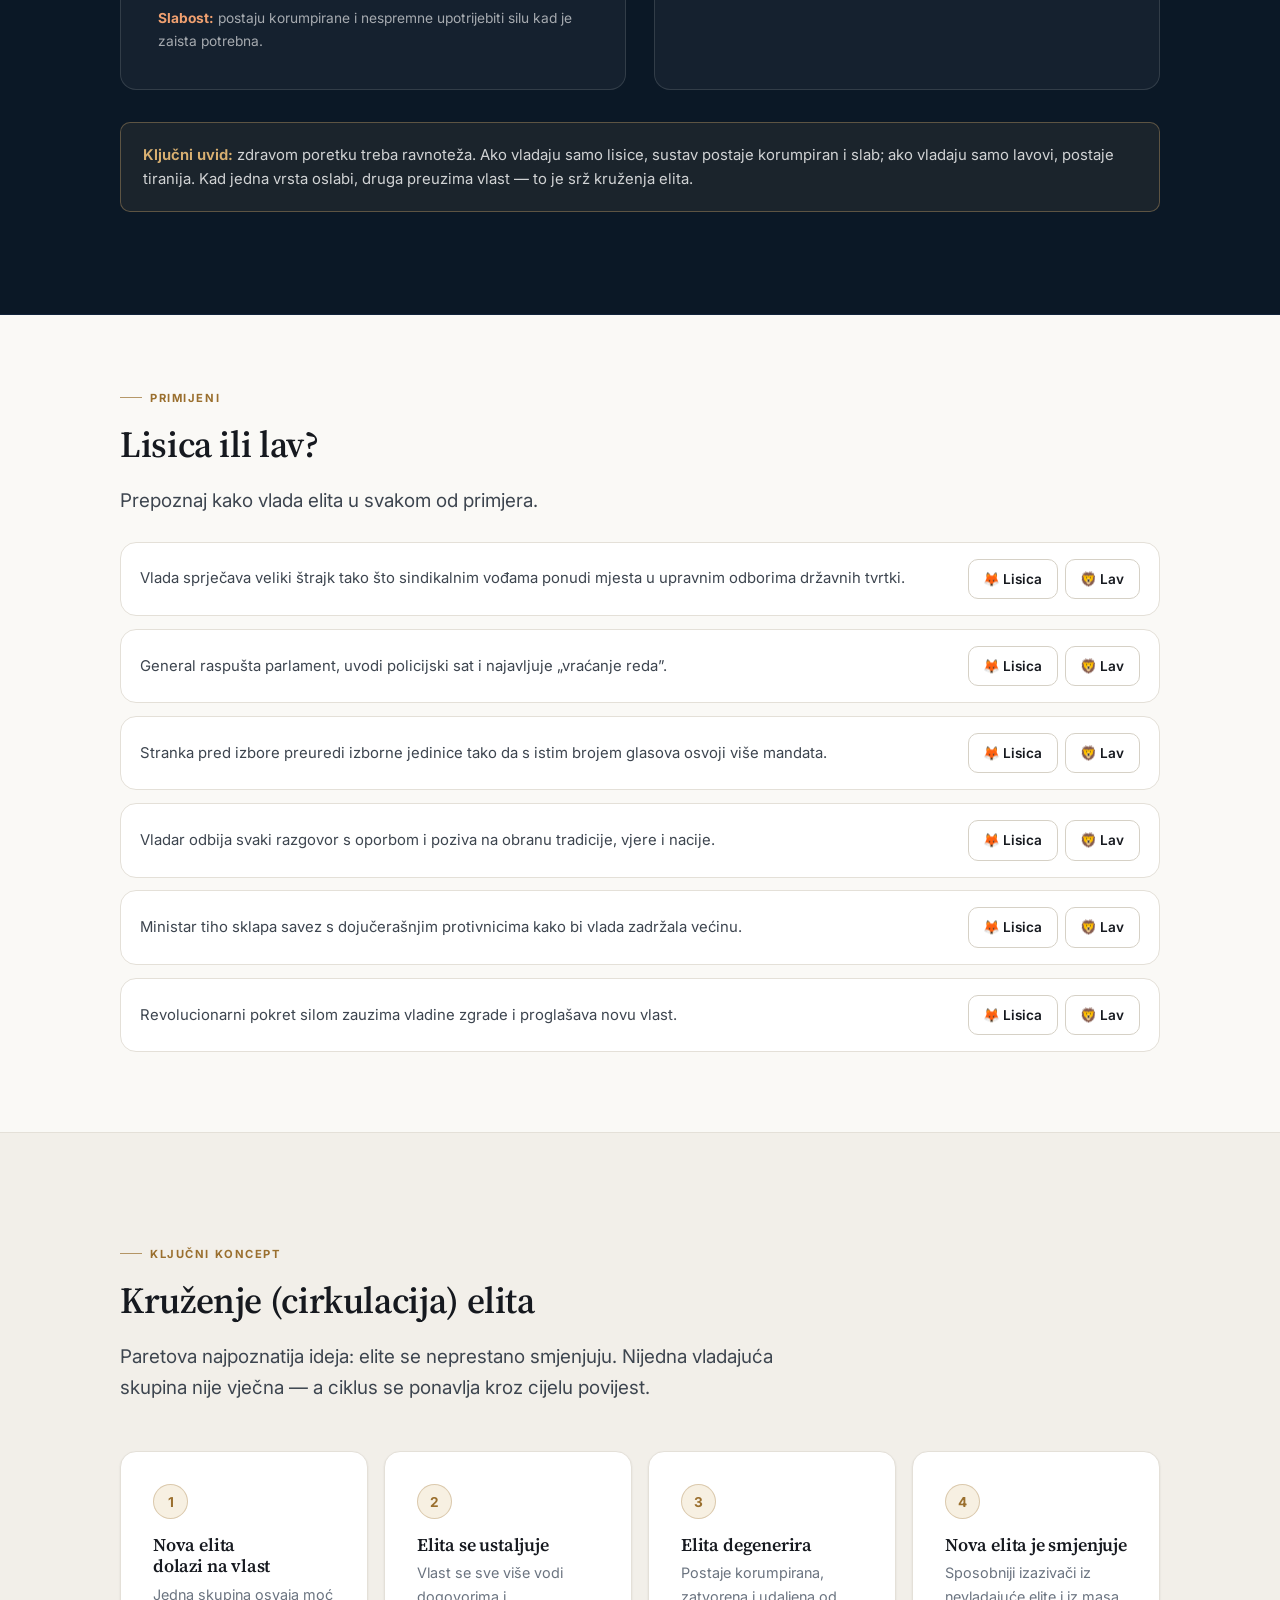
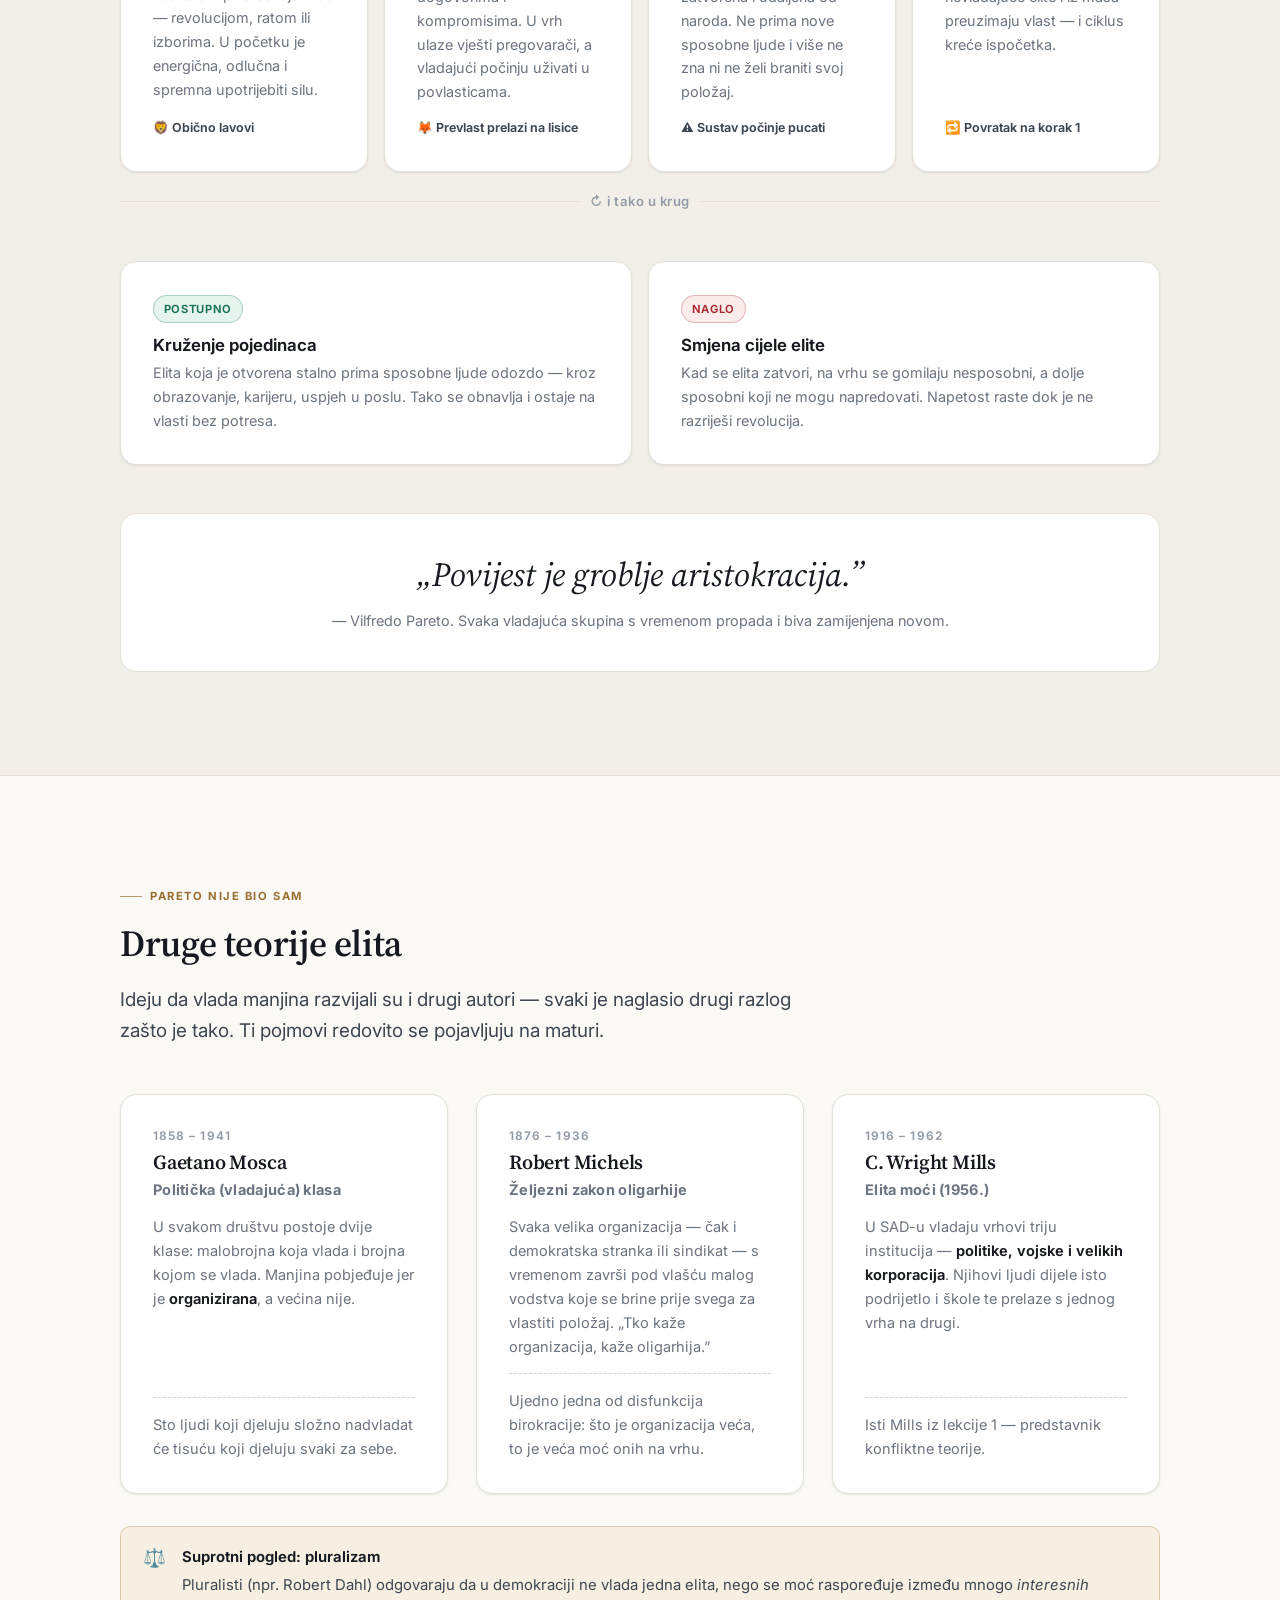
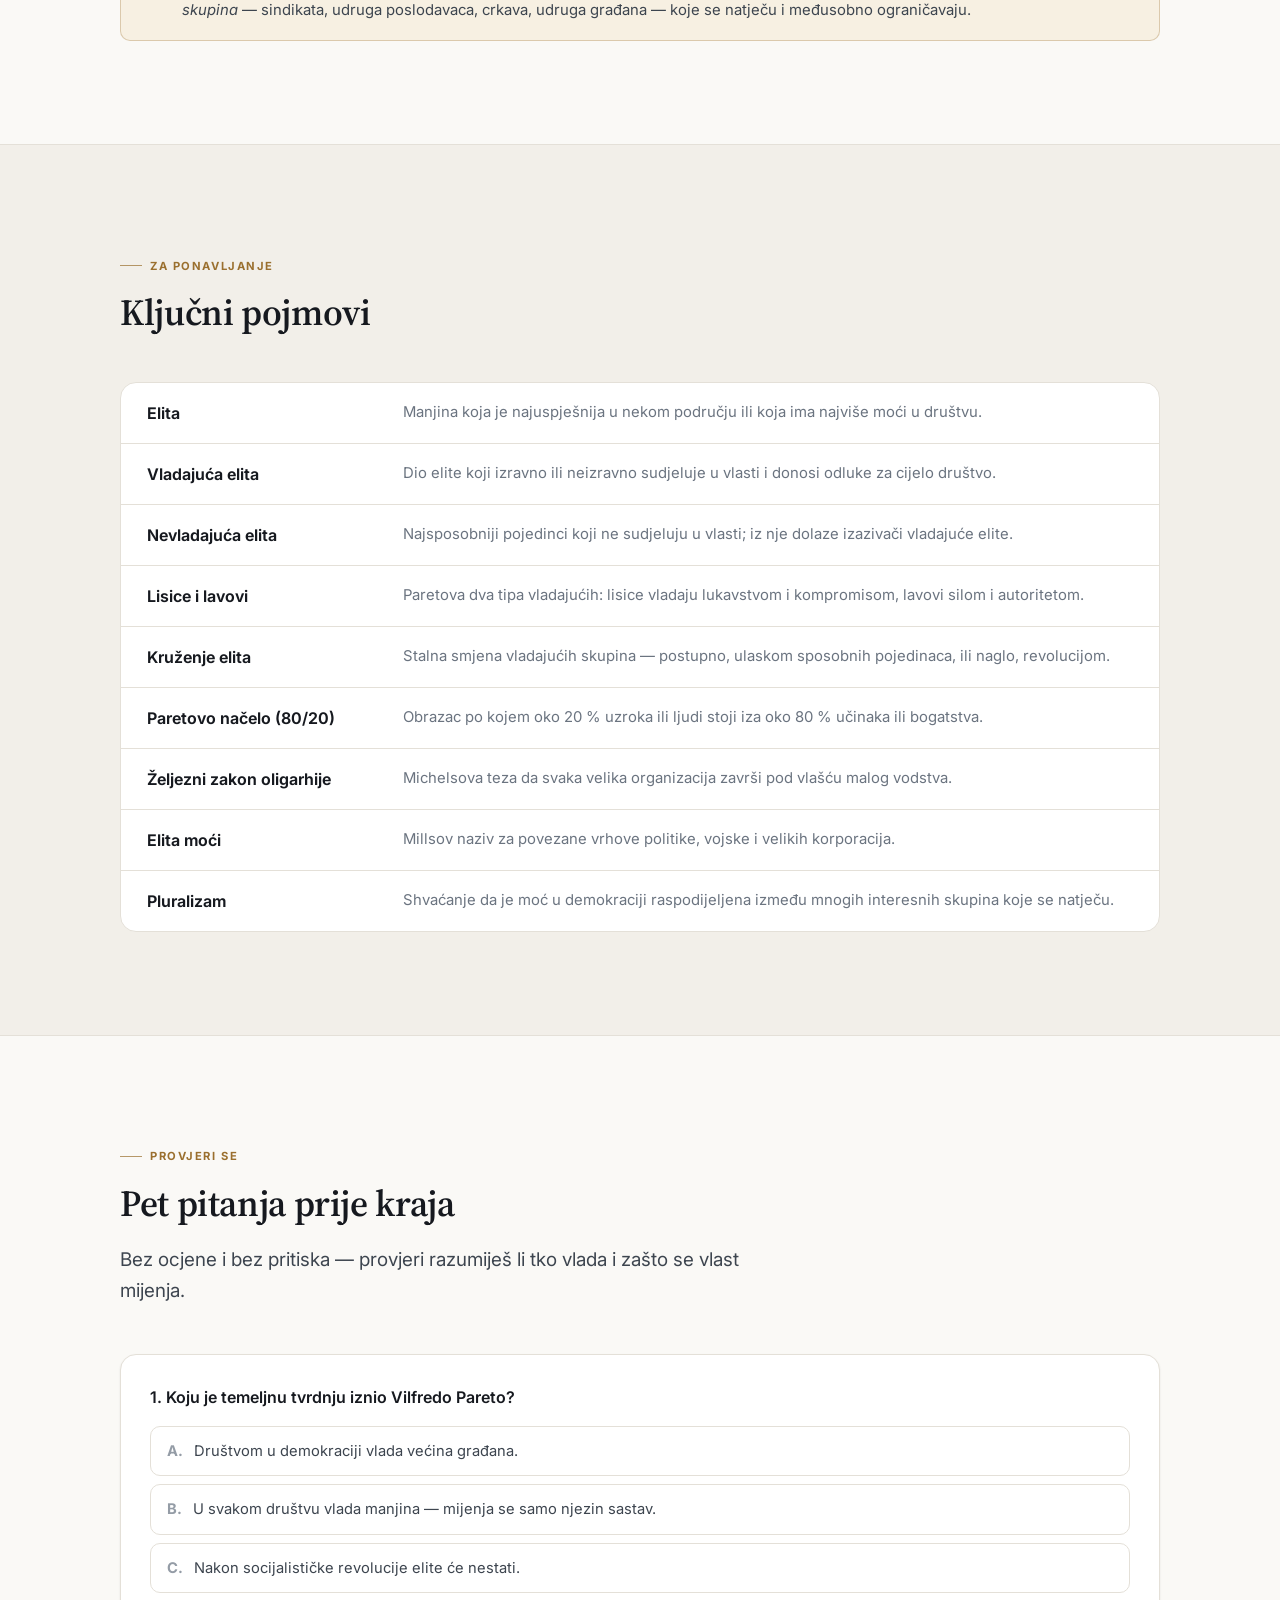
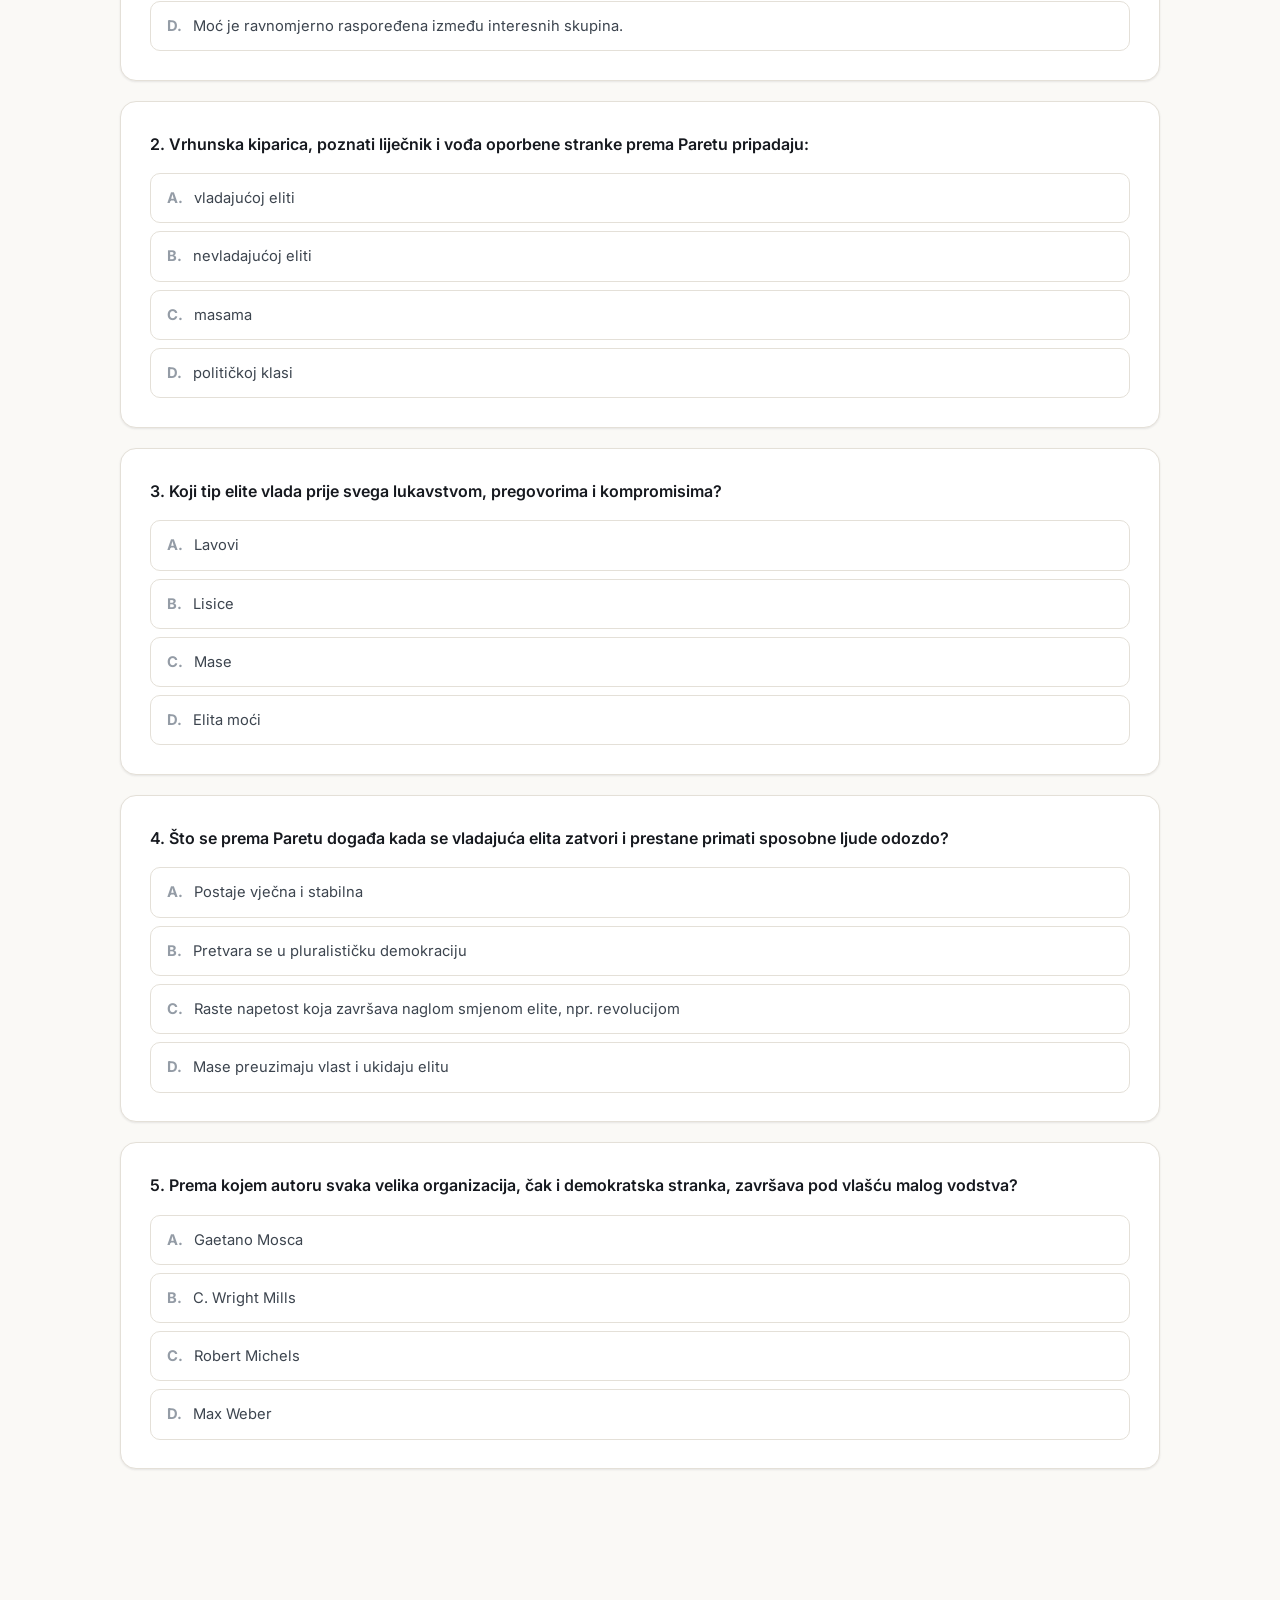
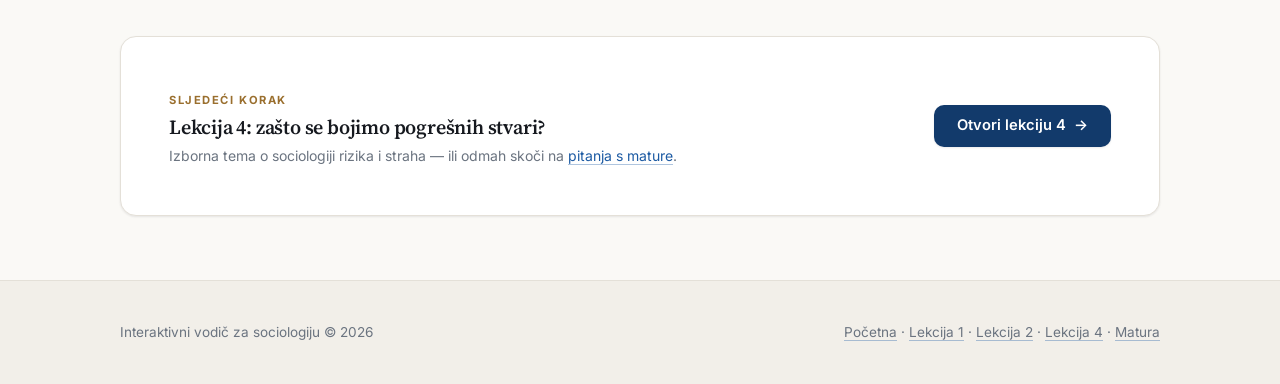
<file: sociologija3elite.html>
<!DOCTYPE html>
<html lang="hr" data-theme="light">
<head>
<meta charset="UTF-8">
<meta name="viewport" content="width=device-width, initial-scale=1">
<title>Lekcija 3: Teorija elita — Društvo u fokusu</title>
<meta name="description" content="Tko zapravo vlada društvom? Paretova teorija elita: piramida društva, lisice i lavovi, kruženje elita i načelo 80/20 — uz Moscu, Michelsa i Millsa.">
<meta name="theme-color" content="#0b1826">
<link rel="preconnect" href="https://fonts.googleapis.com">
<link rel="preconnect" href="https://fonts.gstatic.com" crossorigin>
<link href="https://fonts.googleapis.com/css2?family=Inter:wght@400;500;600;700&family=Source+Serif+4:opsz,wght@8..60,400;8..60,600;8..60,700&display=swap" rel="stylesheet">
<link rel="stylesheet" href="assets/style.css">
<script>
  (function () {
    try {
      var t = localStorage.getItem('df-theme');
      if (!t) t = window.matchMedia('(prefers-color-scheme: dark)').matches ? 'dark' : 'light';
      document.documentElement.setAttribute('data-theme', t);
    } catch (e) {}
    document.documentElement.classList.add('js');
  })();
</script>
<style>
  /* --- boje lekcije --- */
  :root {
    --fox: #b4561f;
    --lion: #8a6420;
    --tier-1: #9a6f2e;
    --tier-2: #1c5aa3;
    --tier-3: #8c949e;
    --rest: #c9c3b8;
  }
  html[data-theme="dark"] {
    --fox: #f0a070;
    --lion: #e0b870;
    --tier-1: #d5a862;
    --tier-2: #8ab2e8;
    --tier-3: #6f7987;
    --rest: #4a5462;
  }

  /* --- perspektive na vlast --- */
  .view { position: relative; display: flex; flex-direction: column; }
  .view::before {
    content: ""; position: absolute; inset: 0 auto auto 0;
    width: 100%; height: 3px; border-radius: var(--r-lg) var(--r-lg) 0 0;
    background: var(--accent, var(--brand-2));
  }
  .view__label { font-size: .7rem; letter-spacing: .13em; text-transform: uppercase; font-weight: 700; color: var(--accent, var(--brand-2)); }
  .view__quote {
    font-family: var(--serif); font-size: 1.1rem; font-style: italic; color: var(--ink);
    padding-left: .9rem; border-left: 2px solid var(--accent, var(--brand-2));
    margin: .7rem 0 1rem;
  }
  .view p { font-size: .92rem; color: var(--muted); }
  .view__key { margin-top: auto; padding-top: .9rem; border-top: 1px dashed var(--line-2); font-size: .85rem; color: var(--ink-2); }
  .view__key b { color: var(--accent, var(--brand-2)); }

  /* --- Pareto: profil --- */
  .profile { display: grid; gap: clamp(1.5rem, 4vw, 3.5rem); grid-template-columns: minmax(0, .8fr) minmax(0, 1.2fr); align-items: start; }
  @media (max-width: 860px) { .profile { grid-template-columns: 1fr; } }
  .portrait { margin: 0; }
  .portrait img { border-radius: var(--r-lg); border: 1px solid var(--line); box-shadow: var(--shadow-md); aspect-ratio: 1; object-fit: cover; width: 100%; }
  .portrait figcaption { margin-top: .7rem; font-size: .78rem; color: var(--faint); }
  @media (max-width: 860px) { .portrait { max-width: 340px; } }
  .facts { display: grid; gap: 0; border: 1px solid var(--line); border-radius: var(--r-lg); background: var(--surface); overflow: hidden; }
  .fact { display: grid; grid-template-columns: 8.5rem 1fr; gap: 1rem; padding: 1.05rem clamp(1.1rem, 3vw, 1.5rem); border-bottom: 1px solid var(--line); }
  .fact:last-child { border-bottom: 0; }
  @media (max-width: 560px) { .fact { grid-template-columns: 1fr; gap: .2rem; } }
  .fact dt { font-size: .7rem; letter-spacing: .11em; text-transform: uppercase; color: var(--gold); font-weight: 700; padding-top: .2rem; }
  .fact dd { margin: 0; font-size: .93rem; color: var(--ink-2); }

  /* --- 80/20 --- */
  .split { display: grid; gap: 1.1rem; }
  .split__row { display: grid; gap: .45rem; }
  .split__name { font-size: .82rem; font-weight: 650; color: var(--ink-2); }
  .split__bar { display: flex; gap: 2px; height: 46px; }
  .split__seg {
    position: relative; display: flex; align-items: center; padding-inline: .8rem;
    font-size: .85rem; font-weight: 650; white-space: nowrap; overflow: hidden;
    transition: filter .2s;
  }
  .split__seg:first-child { border-radius: 4px 0 0 4px; }
  .split__seg:last-child { border-radius: 0 4px 4px 0; }
  .split__seg:hover { filter: brightness(1.08); }
  .split__seg--elite { background: var(--tier-1); color: #fff; }
  .split__seg--rest { background: var(--rest); color: var(--ink); justify-content: flex-end; }
  html[data-theme="dark"] .split__seg--elite { color: #0d1116; }
  .legend { display: flex; flex-wrap: wrap; gap: .5rem 1.4rem; font-size: .82rem; color: var(--muted); }
  .legend span { display: inline-flex; align-items: center; gap: .45rem; }
  .legend i { width: 10px; height: 10px; border-radius: 50%; display: inline-block; }

  /* --- piramida --- */
  .pyr { display: grid; gap: clamp(1.5rem, 4vw, 3rem); grid-template-columns: minmax(0, 1fr) minmax(0, 1fr); align-items: center; }
  @media (max-width: 860px) { .pyr { grid-template-columns: 1fr; } }
  .pyr__figure { display: grid; grid-template-columns: 1fr auto; gap: 1rem; align-items: stretch; }
  .pyr__stack { display: grid; gap: 6px; }
  .tier {
    position: relative; display: grid; place-items: end center;
    width: 100%; height: 108px; padding: 0 0 .9rem;
    background: none; border: 0; cursor: pointer;
    font: inherit; font-size: .84rem; font-weight: 700; letter-spacing: .02em;
    color: var(--ink);
  }
  .tier::before {
    content: ""; position: absolute; inset: 0;
    background: var(--c); opacity: .28;
    transition: opacity .25s, transform .25s;
  }
  .tier:hover::before { opacity: .45; }
  .tier[aria-selected="true"]::before { opacity: 1; }
  .tier[aria-selected="true"] { color: #fff; }
  html[data-theme="dark"] .tier[aria-selected="true"] { color: #0d1116; }
  .tier span { position: relative; text-align: center; line-height: 1.25; }
  .tier--1 { --c: var(--tier-1); }
  .tier--2 { --c: var(--tier-2); }
  .tier--3 { --c: var(--tier-3); }
  .tier--1::before { clip-path: polygon(43% 0, 57% 0, 71% 100%, 29% 100%); }
  .tier--2::before { clip-path: polygon(29% 0, 71% 0, 85.5% 100%, 14.5% 100%); }
  .tier--3::before { clip-path: polygon(14.5% 0, 85.5% 0, 100% 100%, 0 100%); }
  .tier--1 span { max-width: 38%; font-size: .78rem; }
  .pyr__flow {
    display: flex; flex-direction: column; justify-content: space-between; align-items: center;
    width: 2.4rem; padding-block: .4rem;
    border: 1px dashed var(--line-2); border-radius: 999px;
    font-size: 1rem; color: var(--gold);
  }
  .pyr__flow b {
    writing-mode: vertical-rl; transform: rotate(180deg);
    font-size: .66rem; letter-spacing: .14em; text-transform: uppercase; color: var(--faint); font-weight: 700;
  }
  .pyr__panel[hidden] { display: none; }
  .pyr__panel h3 { color: var(--accent); font-size: clamp(1.4rem, 1.2rem + .8vw, 1.8rem); margin-bottom: .2rem; }
  .pyr__who { font-size: .72rem; letter-spacing: .12em; text-transform: uppercase; color: var(--faint); font-weight: 700; }
  .pyr__panel > p { color: var(--ink-2); margin-top: 1rem; }
  .chips { display: flex; flex-wrap: wrap; gap: .4rem; margin-top: 1rem; }

  /* --- lisice i lavovi (tamni pojas) --- */
  .dark-band { background: #0b1826; color: rgba(255,255,255,.82); border-block: 1px solid #12233a; }
  .dark-band h2 { color: #fff; }
  .dark-band .kicker { color: #d9b071; }
  .dark-band .lede { color: rgba(255,255,255,.7); }
  .beast {
    background: rgba(255,255,255,.045);
    border: 1px solid rgba(255,255,255,.12);
    border-radius: var(--r-lg);
    padding: clamp(1.5rem, 3.5vw, 2.3rem);
  }
  .beast__head { display: flex; align-items: center; gap: .9rem; margin-bottom: .4rem; }
  .beast__icon {
    width: 3rem; height: 3rem; flex: none; display: grid; place-items: center; font-size: 1.5rem;
    border-radius: 50%; border: 1px solid var(--accent); background: rgba(255,255,255,.04);
  }
  .beast h3 { color: #fff; font-size: 1.6rem; margin: 0; }
  .beast__label { font-size: .7rem; letter-spacing: .13em; text-transform: uppercase; font-weight: 700; color: var(--accent); }
  .beast__quote {
    font-family: var(--serif); font-size: 1.12rem; font-style: italic; color: #fff;
    padding-left: 1rem; border-left: 2px solid var(--accent); margin: 1.1rem 0 1.2rem;
  }
  .beast ul { margin: 0; padding: 0; list-style: none; display: grid; gap: .55rem; }
  .beast li { position: relative; padding-left: 1.2rem; font-size: .92rem; color: rgba(255,255,255,.75); }
  .beast li::before { content: ""; position: absolute; left: 0; top: .62em; width: 6px; height: 6px; border-radius: 50%; background: var(--accent); }
  .beast__res { margin-top: 1.3rem; padding: .85rem 1rem; border-radius: var(--r-md); background: rgba(255,255,255,.05); font-size: .86rem; color: rgba(255,255,255,.72); }
  .beast__res b { color: #fff; }
  .beast__weak { margin-top: .9rem; font-size: .86rem; color: rgba(255,255,255,.62); }
  .beast__weak b { color: var(--accent); }
  .band-note {
    margin-top: clamp(1.5rem, 3vw, 2rem);
    padding: 1.2rem 1.4rem; border-radius: var(--r-md);
    border: 1px solid rgba(217,176,113,.35); background: rgba(217,176,113,.08);
    color: rgba(255,255,255,.8); font-size: .93rem;
  }
  .band-note strong { color: #d9b071; }

  /* --- igra: lisica ili lav --- */
  .sort { display: grid; gap: .8rem; }
  .sort__item { display: grid; grid-template-columns: 1fr auto; gap: 1rem; align-items: center; padding: 1rem 1.2rem; }
  @media (max-width: 640px) { .sort__item { grid-template-columns: 1fr; } }
  .sort__text { font-size: .93rem; color: var(--ink-2); margin: 0; }
  .sort__btns { display: flex; gap: .45rem; }
  .sort__btn {
    display: inline-flex; align-items: center; gap: .4rem;
    padding: .5rem .9rem; border-radius: var(--r-md);
    border: 1px solid var(--line-2); background: var(--surface); color: var(--ink);
    font: inherit; font-size: .85rem; font-weight: 600; cursor: pointer;
    transition: border-color .18s, background .18s, color .18s;
  }
  .sort__btn:hover:not(:disabled) { border-color: var(--brand-2); }
  .sort__btn:disabled { cursor: default; }
  .sort__btn.is-right { border-color: var(--ok); background: var(--ok-soft); color: var(--ok); }
  .sort__btn.is-wrong { border-color: var(--bad); background: var(--bad-soft); color: var(--bad); }
  .sort__why { grid-column: 1 / -1; font-size: .86rem; color: var(--muted); margin: 0; }
  .sort__why[hidden] { display: none; }
  .sort__tally { font-size: .85rem; color: var(--muted); margin-top: 1rem; }

  /* --- kruženje elita --- */
  .cycle { display: grid; gap: 1rem; grid-template-columns: repeat(auto-fit, minmax(min(100%, 220px), 1fr)); counter-reset: step; }
  .cycle__step { position: relative; display: flex; flex-direction: column; }
  .cycle__n {
    width: 2.2rem; height: 2.2rem; display: grid; place-items: center; border-radius: 50%;
    background: var(--gold-soft); color: var(--gold); font-weight: 700; font-size: .85rem;
    border: 1px solid color-mix(in srgb, var(--gold) 30%, transparent); margin-bottom: .9rem;
  }
  .cycle__step h3 { font-size: 1.12rem; margin-bottom: .4rem; }
  .cycle__step p { font-size: .9rem; color: var(--muted); margin: 0; }
  .cycle__who { margin-top: auto; padding-top: .9rem; font-size: .78rem; font-weight: 650; color: var(--ink-2); }
  .cycle__loop { display: flex; align-items: center; justify-content: center; gap: .6rem; margin-top: 1.2rem; font-size: .82rem; color: var(--faint); font-weight: 600; letter-spacing: .04em; }
  .cycle__loop::before, .cycle__loop::after { content: ""; flex: 1; height: 1px; background: var(--line); }

  .modes { display: grid; gap: 1rem; grid-template-columns: repeat(auto-fit, minmax(min(100%, 300px), 1fr)); margin-top: clamp(2rem, 4vw, 3rem); }
  .mode h4 { margin-bottom: .35rem; }
  .mode p { font-size: .9rem; color: var(--muted); margin: 0; }

  .quote {
    margin: clamp(2rem, 4vw, 3rem) 0 0; padding: clamp(1.5rem, 4vw, 2.4rem);
    border-radius: var(--r-lg); background: var(--surface); border: 1px solid var(--line);
    text-align: center;
  }
  .quote blockquote { margin: 0; font-family: var(--serif); font-size: clamp(1.4rem, 1.1rem + 1.4vw, 2.1rem); font-style: italic; color: var(--ink); line-height: 1.3; }
  .quote figcaption { margin-top: .8rem; font-size: .9rem; color: var(--muted); }

  /* --- drugi teoretičari --- */
  .theorist { display: flex; flex-direction: column; }
  .theorist__years { font-size: .74rem; letter-spacing: .09em; color: var(--faint); font-weight: 650; }
  .theorist h3 { margin: .3rem 0 .2rem; }
  .theorist__concept { font-size: .8rem; font-weight: 700; color: var(--gold); letter-spacing: .02em; margin-bottom: .8rem; }
  .theorist p { font-size: .91rem; color: var(--muted); }
  .theorist__ex { margin-top: auto; padding-top: .9rem; border-top: 1px dashed var(--line-2); font-size: .85rem; color: var(--ink-2); }

  /* --- pojmovnik --- */
  .glossary { display: grid; gap: 0; border: 1px solid var(--line); border-radius: var(--r-lg); overflow: hidden; background: var(--surface); }
  .glossary__row {
    display: grid; grid-template-columns: minmax(150px, 15rem) 1fr; gap: 1rem;
    padding: 1.05rem clamp(1.1rem, 3vw, 1.6rem); border-bottom: 1px solid var(--line);
  }
  .glossary__row:last-child { border-bottom: 0; }
  @media (max-width: 640px) { .glossary__row { grid-template-columns: 1fr; gap: .25rem; } }
  .glossary__term { font-weight: 650; color: var(--ink); }
  .glossary__def { color: var(--muted); font-size: .93rem; }

  /* --- provjera znanja --- */
  .check { display: grid; gap: 1.25rem; }
  .check__q { padding: clamp(1.3rem, 3vw, 1.8rem); }
  .check__q > p:first-child { font-weight: 600; color: var(--ink); margin-bottom: 1rem; }
  .check__opts { display: grid; gap: .5rem; }
  .check__opt {
    display: flex; align-items: flex-start; gap: .7rem; width: 100%; text-align: left;
    padding: .75rem 1rem; border: 1px solid var(--line); border-radius: var(--r-md);
    background: var(--surface); color: var(--ink-2);
    font: inherit; font-size: .92rem; cursor: pointer;
    transition: border-color .18s, background .18s, color .18s;
  }
  .check__opt:hover:not(:disabled) { border-color: var(--brand-2); background: var(--surface-2); }
  .check__opt:disabled { cursor: default; }
  .check__opt .k { font-weight: 700; color: var(--faint); flex: none; }
  .check__opt.is-right { border-color: var(--ok); background: var(--ok-soft); color: var(--ok); }
  .check__opt.is-right .k { color: var(--ok); }
  .check__opt.is-wrong { border-color: var(--bad); background: var(--bad-soft); color: var(--bad); }
  .check__opt.is-wrong .k { color: var(--bad); }
  .check__why { margin-top: 1rem; font-size: .9rem; }
  .check__why[hidden] { display: none; }
  .check__score { display: flex; align-items: center; justify-content: space-between; gap: 1rem; flex-wrap: wrap; }
  .check__score[hidden] { display: none; }

  .next-up { display: flex; flex-wrap: wrap; align-items: center; justify-content: space-between; gap: 1.5rem; }
</style>
</head>
<body>

<a class="skip-link" href="#uvod">Prijeđi na sadržaj</a>

<div class="progress-rail" aria-hidden="true"><div class="progress-rail__bar"></div></div>

<nav class="nav">
  <div class="wrap nav__inner">
    <a class="brand" href="index.html">
      <span class="brand__mark" aria-hidden="true">DF</span>
      Društvo u fokusu
    </a>
    <div class="nav__links">
      <span class="nav__links nav__links--sections">
        <a class="nav__link" data-spy href="#vlast">Vlast</a>
        <a class="nav__link" data-spy href="#pareto">Pareto</a>
        <a class="nav__link" data-spy href="#piramida">Piramida</a>
        <a class="nav__link" data-spy href="#lisice">Lisice i lavovi</a>
        <a class="nav__link" data-spy href="#kruzenje">Kruženje</a>
        <a class="nav__link" data-spy href="#teoreticari">Drugi autori</a>
        <a class="nav__link" data-spy href="#provjera">Provjera</a>
      </span>
      <a class="nav__link" href="sociologija4rizik.html">Lekcija 4</a>
      <a class="nav__link" href="maturakviz.html">Matura</a>
      <button class="icon-btn" type="button" data-theme-toggle aria-label="Promijeni temu">
        <svg class="i-moon" viewBox="0 0 24 24" fill="none" stroke="currentColor" stroke-width="1.8" stroke-linecap="round" stroke-linejoin="round" aria-hidden="true"><path d="M21 12.8A9 9 0 1111.2 3a7 7 0 009.8 9.8z"/></svg>
        <svg class="i-sun" viewBox="0 0 24 24" fill="none" stroke="currentColor" stroke-width="1.8" stroke-linecap="round" stroke-linejoin="round" aria-hidden="true"><circle cx="12" cy="12" r="4"/><path d="M12 2v2M12 20v2M4.9 4.9l1.4 1.4M17.7 17.7l1.4 1.4M2 12h2M20 12h2M4.9 19.1l1.4-1.4M17.7 6.3l1.4-1.4"/></svg>
      </button>
    </div>
  </div>
</nav>

<main>

  <header class="hero" id="uvod">
    <div class="hero__bg">
      <img src="assets/elites_hero.png" alt="" aria-hidden="true">
    </div>
    <div class="hero__veil" aria-hidden="true"></div>
    <div class="hero__grid" aria-hidden="true"></div>

    <div class="wrap">
      <div class="hero__inner">
        <p class="kicker">Lekcija 03</p>
        <h1>Teorija elita</h1>
        <p class="hero__lede">
          Tko zapravo vlada društvom? Demokracija kaže — narod. Talijanski sociolog
          Vilfredo Pareto tvrdio je nešto posve drugo: društvom uvijek vlada mala
          skupina ljudi na vrhu, <em>elita</em>. Mijenja se samo tko je u njoj.
        </p>
      </div>
    </div>

    <div class="wrap">
      <dl class="hero__meta">
        <div><dt>Mislilac</dt><dd>Vilfredo Pareto</dd></div>
        <div><dt>Tipovi elita</dt><dd>Lisice i lavovi</dd></div>
        <div><dt>Ključni pojam</dt><dd>Kruženje elita</dd></div>
      </dl>
    </div>
  </header>

  <!-- 1. TRI PERSPEKTIVE NA VLAST ------------------------------------- -->
  <section class="section" id="vlast">
    <div class="wrap">
      <div class="section-head reveal">
        <p class="kicker">Ponavljanje i uvod</p>
        <h2>Kako tri perspektive gledaju na vlast?</h2>
        <p class="lede">
          Prije Paretove teorije, prisjeti se lekcije 1: svaka od triju velikih
          perspektiva drukčije objašnjava tko ima moć i zašto.
        </p>
      </div>

      <div class="grid grid--3">
        <article class="card view reveal" style="--accent:#15734f">
          <p class="view__label">Funkcionalizam</p>
          <p class="view__quote">„Vlast postoji jer je društvu potrebna.”</p>
          <p>
            Netko mora donositi odluke da bi sustav funkcionirao. Političari, suci i
            direktori imaju moć jer društvo treba vođe — kao što tijelo treba mozak.
          </p>
          <p class="view__key"><b>Ključno:</b> vlast je nužna funkcija koja održava red.</p>
        </article>

        <article class="card view reveal" style="--accent:#a8272f">
          <p class="view__label">Konfliktna teorija</p>
          <p class="view__quote">„Vlast je oruđe bogatih protiv siromašnih.”</p>
          <p>
            Marx bi rekao da oni koji posjeduju sredstva za proizvodnju kontroliraju i
            zakone, medije i politiku. Institucije štite interese vladajuće klase.
          </p>
          <p class="view__key"><b>Ključno:</b> vlast je alat za održavanje nejednakosti.</p>
        </article>

        <article class="card view reveal" style="--accent:#6b4ea8">
          <p class="view__label">Interakcionizam</p>
          <p class="view__quote">„Vlast se gradi u svakodnevnim radnjama.”</p>
          <p>
            Zanima ga što pojedinac konkretno radi u odnosu na vlast: izlazi li na
            izbore, potpisuje li peticije, razgovara li s vijećnikom — i što mu to znači.
          </p>
          <p class="view__key"><b>Ključno:</b> vlast je odnos koji ljudi stalno tumače i potvrđuju.</p>
        </article>
      </div>

      <div class="callout callout--gold reveal" style="margin-top:clamp(1.5rem, 3vw, 2rem)">
        <span class="callout__icon" aria-hidden="true">💡</span>
        <p>
          <strong>A gdje je tu Pareto?</strong>
          Blizak je konfliktnoj teoriji, ali ide korak dalje — i protiv Marxa. Za njega
          nije bitno vlada li kapital, vojska ili izabrani političari: <em>uvijek vlada
          manjina</em>. Ni socijalistička revolucija ne bi ukinula elitu, samo bi je
          zamijenila novom.
        </p>
      </div>
    </div>
  </section>

  <!-- 2. PARETO ---------------------------------------------------------- -->
  <section class="section section--alt" id="pareto">
    <div class="wrap">
      <div class="section-head reveal">
        <p class="kicker">Upoznaj mislioca</p>
        <h2>Vilfredo Pareto (1848. – 1923.)</h2>
        <p class="lede">
          Talijanski inženjer, ekonomist i sociolog koji je društvo promatrao kroz
          brojke. Nije vjerovao u ideale nego u ono što se može izmjeriti — zato ga
          zovu hladnim realistom, a kritičari i cinikom.
        </p>
      </div>

      <div class="profile">
        <figure class="portrait reveal">
          <img src="assets/pareto_portrait.png" alt="Ilustrirani portret Vilfreda Pareta za radnim stolom" loading="lazy">
          <figcaption>Ilustracija, nije fotografija.</figcaption>
        </figure>

        <div class="reveal">
          <dl class="facts">
            <div class="fact">
              <dt>Obrazovanje</dt>
              <dd>Studirao je matematiku i inženjerstvo u Torinu i radio kao inženjer na željeznici. Ta preciznost oblikovala je njegov pogled: društvo je pokušao opisati formulama i krivuljama.</dd>
            </div>
            <div class="fact">
              <dt>Karijera</dt>
              <dd>Od 1893. profesor političke ekonomije u Lausannei (Švicarska), gdje je naslijedio ekonomista Léona Walrasa.</dd>
            </div>
            <div class="fact">
              <dt>Glavno djelo</dt>
              <dd><em>Rasprava o općoj sociologiji</em> (1916.) — opsežno djelo o elitama, o logičnom i nelogičnom djelovanju te o tome zašto mase nikada zapravo ne vladaju.</dd>
            </div>
            <div class="fact">
              <dt>Ključna ideja</dt>
              <dd>U svakom društvu — monarhiji, demokraciji ili diktaturi — vlada mala skupina na vrhu. Mijenja se samo tko je u toj skupini; činjenica da elita postoji ne mijenja se nikada.</dd>
            </div>
          </dl>
        </div>
      </div>

      <div class="card card--pad-lg reveal" style="margin-top:clamp(2rem, 4vw, 3rem)">
        <div class="grid" style="grid-template-columns: repeat(auto-fit, minmax(min(100%, 320px), 1fr)); gap: clamp(1.8rem, 4vw, 3.5rem); align-items:center">
          <div>
            <span class="tag tag--gold">Otkriće 80/20</span>
            <h3 style="margin-top:.9rem">Mala manjina, velik udio</h3>
            <p class="muted">
              Proučavajući raspodjelu zemlje i bogatstva u Italiji, Pareto je uočio da
              oko <strong>20 % stanovnika posjeduje oko 80 % zemlje</strong>. Isti obrazac
              nalazio je i drugdje — zato se danas zove <strong>Paretovo načelo</strong>
              ili pravilo 80/20.
            </p>
            <p class="muted small" style="margin:0">
              Za teoriju elita to je dokaz da nejednakost nije iznimka nego pravilo:
              moć i bogatstvo uvijek se skupljaju u rukama manjine.
            </p>
          </div>

          <figure style="margin:0">
            <figcaption class="small" style="font-weight:650; color:var(--ink); margin-bottom:1rem">
              Udio u stanovništvu i udio u vlasništvu
            </figcaption>
            <div class="split" role="img" aria-label="Elita čini 20 % stanovništva, a posjeduje 80 % zemlje. Ostali čine 80 % stanovništva i posjeduju 20 %.">
              <div class="split__row">
                <span class="split__name">Stanovništvo</span>
                <div class="split__bar">
                  <span class="split__seg split__seg--elite" style="flex:20" title="Elita: 20 % stanovništva">20 %</span>
                  <span class="split__seg split__seg--rest" style="flex:80" title="Ostali: 80 % stanovništva">80 %</span>
                </div>
              </div>
              <div class="split__row">
                <span class="split__name">Vlasništvo nad zemljom</span>
                <div class="split__bar">
                  <span class="split__seg split__seg--elite" style="flex:80" title="Elita: 80 % zemlje">80 %</span>
                  <span class="split__seg split__seg--rest" style="flex:20" title="Ostali: 20 % zemlje">20 %</span>
                </div>
              </div>
            </div>
            <div class="legend" style="margin-top:1rem">
              <span><i style="background:var(--tier-1)"></i>Elita (najbogatijih 20 %)</span>
              <span><i style="background:var(--rest)"></i>Ostali</span>
            </div>
          </figure>
        </div>
      </div>
    </div>
  </section>

  <!-- 3. PIRAMIDA ------------------------------------------------------- -->
  <section class="section" id="piramida">
    <div class="wrap">
      <div class="section-head reveal">
        <p class="kicker">Struktura društva</p>
        <h2>Paretova piramida društva</h2>
        <p class="lede">
          Pareto društvo dijeli na elitu i ne-elitu, a samu elitu na onu koja vlada i
          onu koja ne vlada. Odaberi sloj piramide da vidiš tko u njemu živi.
        </p>
      </div>

      <div class="card card--pad-lg pyr reveal">
        <div class="pyr__figure">
          <div class="pyr__stack" role="tablist" aria-label="Slojevi društva">
            <button class="tier tier--1" role="tab" id="tier-1" aria-controls="tier-panel-1" aria-selected="true"><span>Vladajuća elita</span></button>
            <button class="tier tier--2" role="tab" id="tier-2" aria-controls="tier-panel-2" aria-selected="false" tabindex="-1"><span>Nevladajuća elita</span></button>
            <button class="tier tier--3" role="tab" id="tier-3" aria-controls="tier-panel-3" aria-selected="false" tabindex="-1"><span>Mase (ne-elita)</span></button>
          </div>
          <div class="pyr__flow" aria-hidden="true">
            <span>↑</span>
            <b>Kruženje elita</b>
            <span>↓</span>
          </div>
        </div>

        <div>
          <div class="pyr__panel" role="tabpanel" id="tier-panel-1" aria-labelledby="tier-1" tabindex="0" style="--accent:var(--tier-1)">
            <p class="pyr__who">Vrh piramide · mala manjina</p>
            <h3>Vladajuća elita</h3>
            <p>
              Mala skupina koja stvarno donosi odluke i izravno ili neizravno upravlja
              državom. Kontrolira zakone, novac, oružje i institucije.
            </p>
            <div class="chips">
              <span class="tag">Političari na vlasti</span>
              <span class="tag">Ministri</span>
              <span class="tag">Generali</span>
              <span class="tag">Vlasnici velikog kapitala</span>
            </div>
          </div>

          <div class="pyr__panel" role="tabpanel" id="tier-panel-2" aria-labelledby="tier-2" tabindex="0" hidden style="--accent:var(--tier-2)">
            <p class="pyr__who">Sredina · sposobni izvan vlasti</p>
            <h3>Nevladajuća elita</h3>
            <p>
              Ljudi koji su najbolji u svom području, ali ne sudjeluju u vlasti. Iz nje
              dolaze izazivači: kad vladajuća elita oslabi, upravo oni mogu preuzeti
              njezino mjesto.
            </p>
            <div class="chips">
              <span class="tag">Vrhunski znanstvenici</span>
              <span class="tag">Umjetnici</span>
              <span class="tag">Vođe oporbe</span>
              <span class="tag">Uspješni poduzetnici</span>
            </div>
          </div>

          <div class="pyr__panel" role="tabpanel" id="tier-panel-3" aria-labelledby="tier-3" tabindex="0" hidden style="--accent:var(--tier-3)">
            <p class="pyr__who">Temelj · velika većina</p>
            <h3>Mase (ne-elita)</h3>
            <p>
              Velika većina društva. Prema Paretu mase su pasivne i neorganizirane —
              njima se upravlja, one ne upravljaju. Ipak, nisu zatvorene: najsposobniji
              pojedinci iz masa mogu se uspeti u elitu.
            </p>
            <div class="chips">
              <span class="tag">Radnici</span>
              <span class="tag">Službenici</span>
              <span class="tag">Učenici</span>
              <span class="tag">Većina birača</span>
            </div>
          </div>
        </div>
      </div>

      <div class="callout reveal" style="margin-top:1.5rem">
        <span class="callout__icon" aria-hidden="true">🧭</span>
        <p>
          <strong>Elita ≠ bogati ≠ dobri ljudi</strong>
          Za Pareta je elita jednostavno skupina onih s najvišim „ocjenama” u svojoj
          djelatnosti — bilo da je riječ o pravu, trgovini, šahu ili kriminalu. Pojam je
          opisni, a ne pohvala.
        </p>
      </div>
    </div>
  </section>

  <!-- 4. LISICE I LAVOVI ------------------------------------------------- -->
  <section class="section dark-band" id="lisice">
    <div class="wrap">
      <div class="section-head reveal" style="max-width:60ch">
        <p class="kicker">Dva tipa vladajućih</p>
        <h2>Lisice i lavovi</h2>
        <p class="lede">
          Pareto je elite podijelio prema tome <em>kako</em> vladaju. Slike je posudio od
          Machiavellija, koji je u djelu <em>Vladar</em> savjetovao da vladar mora biti i
          lisica i lav.
        </p>
      </div>

      <div class="grid grid--2">
        <article class="beast reveal" style="--accent:#f0a070">
          <div class="beast__head">
            <div class="beast__icon" aria-hidden="true">🦊</div>
            <div>
              <p class="beast__label">Vladaju lukavstvom</p>
              <h3>Lisice</h3>
            </div>
          </div>
          <p class="beast__quote">„Bolje dogovor nego sukob.”</p>
          <ul>
            <li>Koriste diplomaciju, uvjeravanje i manipulaciju.</li>
            <li>Sklapaju saveze i kompromise, „kupuju” protivnike položajima i povlasticama.</li>
            <li>Izbjegavaju otvoreni sukob — radije pregovaraju iza zatvorenih vrata.</li>
            <li>Primjer: političari koji vladaju obećanjima, lobisti, stručnjaci za odnose s javnošću.</li>
          </ul>
          <p class="beast__res"><b>Paretov izraz:</b> kod lisica prevladava <b>instinkt za kombinacije</b> — sklonost novim idejama, spletkama i kombiniranju.</p>
          <p class="beast__weak"><b>Slabost:</b> postaju korumpirane i nespremne upotrijebiti silu kad je zaista potrebna.</p>
        </article>

        <article class="beast reveal" style="--accent:#e0b870">
          <div class="beast__head">
            <div class="beast__icon" aria-hidden="true">🦁</div>
            <div>
              <p class="beast__label">Vladaju silom</p>
              <h3>Lavovi</h3>
            </div>
          </div>
          <p class="beast__quote">„Red, disciplina, odlučnost.”</p>
          <ul>
            <li>Koriste silu, autoritet i vojnu moć.</li>
            <li>Donose čvrste odluke bez mnogo pregovaranja.</li>
            <li>Vjeruju u tradiciju, red, domovinu i vjernost skupini.</li>
            <li>Primjer: vojni vođe, revolucionari, autoritarni predsjednici.</li>
          </ul>
          <p class="beast__res"><b>Paretov izraz:</b> kod lavova prevladava <b>postojanost skupina</b> — privrženost postojećem poretku, obitelji, naciji i vjeri.</p>
          <p class="beast__weak"><b>Slabost:</b> postaju kruti i ne znaju se prilagoditi, pa izazivaju pobunu „odozdo”.</p>
        </article>
      </div>

      <div class="band-note reveal">
        <strong>Ključni uvid:</strong> zdravom poretku treba ravnoteža. Ako vladaju samo
        lisice, sustav postaje korumpiran i slab; ako vladaju samo lavovi, postaje
        tiranija. Kad jedna vrsta oslabi, druga preuzima vlast — to je srž kruženja elita.
      </div>
    </div>
  </section>

  <!-- 4b. IGRA: LISICA ILI LAV ------------------------------------------ -->
  <section class="section section--tight">
    <div class="wrap">
      <div class="section-head reveal" style="margin-bottom:1.6rem">
        <p class="kicker">Primijeni</p>
        <h2>Lisica ili lav?</h2>
        <p class="lede">Prepoznaj kako vlada elita u svakom od primjera.</p>
      </div>

      <div class="sort" id="sort"></div>
      <p class="sort__tally" id="sortTally" aria-live="polite"></p>
    </div>
  </section>

  <!-- 5. KRUŽENJE -------------------------------------------------------- -->
  <section class="section section--alt" id="kruzenje">
    <div class="wrap">
      <div class="section-head reveal">
        <p class="kicker">Ključni koncept</p>
        <h2>Kruženje (cirkulacija) elita</h2>
        <p class="lede">
          Paretova najpoznatija ideja: elite se neprestano smjenjuju. Nijedna vladajuća
          skupina nije vječna — a ciklus se ponavlja kroz cijelu povijest.
        </p>
      </div>

      <ol class="cycle" style="list-style:none; margin:0; padding:0">
        <li class="card cycle__step reveal">
          <span class="cycle__n">1</span>
          <h3>Nova elita dolazi na vlast</h3>
          <p>Jedna skupina osvaja moć — revolucijom, ratom ili izborima. U početku je energična, odlučna i spremna upotrijebiti silu.</p>
          <span class="cycle__who">🦁 Obično lavovi</span>
        </li>
        <li class="card cycle__step reveal">
          <span class="cycle__n">2</span>
          <h3>Elita se ustaljuje</h3>
          <p>Vlast se sve više vodi dogovorima i kompromisima. U vrh ulaze vješti pregovarači, a vladajući počinju uživati u povlasticama.</p>
          <span class="cycle__who">🦊 Prevlast prelazi na lisice</span>
        </li>
        <li class="card cycle__step reveal">
          <span class="cycle__n">3</span>
          <h3>Elita degenerira</h3>
          <p>Postaje korumpirana, zatvorena i udaljena od naroda. Ne prima nove sposobne ljude i više ne zna ni ne želi braniti svoj položaj.</p>
          <span class="cycle__who">⚠️ Sustav počinje pucati</span>
        </li>
        <li class="card cycle__step reveal">
          <span class="cycle__n">4</span>
          <h3>Nova elita je smjenjuje</h3>
          <p>Sposobniji izazivači iz nevladajuće elite i iz masa preuzimaju vlast — i ciklus kreće ispočetka.</p>
          <span class="cycle__who">🔁 Povratak na korak 1</span>
        </li>
      </ol>
      <p class="cycle__loop" aria-hidden="true">↻ i tako u krug</p>

      <div class="modes">
        <div class="card mode reveal">
          <span class="tag tag--ok">Postupno</span>
          <h4 style="margin-top:.8rem">Kruženje pojedinaca</h4>
          <p>Elita koja je otvorena stalno prima sposobne ljude odozdo — kroz obrazovanje, karijeru, uspjeh u poslu. Tako se obnavlja i ostaje na vlasti bez potresa.</p>
        </div>
        <div class="card mode reveal">
          <span class="tag tag--bad">Naglo</span>
          <h4 style="margin-top:.8rem">Smjena cijele elite</h4>
          <p>Kad se elita zatvori, na vrhu se gomilaju nesposobni, a dolje sposobni koji ne mogu napredovati. Napetost raste dok je ne razriješi revolucija.</p>
        </div>
      </div>

      <figure class="quote reveal">
        <blockquote>„Povijest je groblje aristokracija.”</blockquote>
        <figcaption>— Vilfredo Pareto. Svaka vladajuća skupina s vremenom propada i biva zamijenjena novom.</figcaption>
      </figure>
    </div>
  </section>

  <!-- 6. DRUGI TEORETIČARI ---------------------------------------------- -->
  <section class="section" id="teoreticari">
    <div class="wrap">
      <div class="section-head reveal">
        <p class="kicker">Pareto nije bio sam</p>
        <h2>Druge teorije elita</h2>
        <p class="lede">
          Ideju da vlada manjina razvijali su i drugi autori — svaki je naglasio drugi
          razlog zašto je tako. Ti pojmovi redovito se pojavljuju na maturi.
        </p>
      </div>

      <div class="grid grid--3">
        <article class="card theorist reveal">
          <span class="theorist__years">1858 – 1941</span>
          <h3>Gaetano Mosca</h3>
          <p class="theorist__concept">Politička (vladajuća) klasa</p>
          <p>
            U svakom društvu postoje dvije klase: malobrojna koja vlada i brojna kojom
            se vlada. Manjina pobjeđuje jer je <strong>organizirana</strong>, a većina nije.
          </p>
          <p class="theorist__ex">Sto ljudi koji djeluju složno nadvladat će tisuću koji djeluju svaki za sebe.</p>
        </article>

        <article class="card theorist reveal">
          <span class="theorist__years">1876 – 1936</span>
          <h3>Robert Michels</h3>
          <p class="theorist__concept">Željezni zakon oligarhije</p>
          <p>
            Svaka velika organizacija — čak i demokratska stranka ili sindikat — s
            vremenom završi pod vlašću malog vodstva koje se brine prije svega za
            vlastiti položaj. „Tko kaže organizacija, kaže oligarhija.”
          </p>
          <p class="theorist__ex">Ujedno jedna od disfunkcija birokracije: što je organizacija veća, to je veća moć onih na vrhu.</p>
        </article>

        <article class="card theorist reveal">
          <span class="theorist__years">1916 – 1962</span>
          <h3>C. Wright Mills</h3>
          <p class="theorist__concept">Elita moći (1956.)</p>
          <p>
            U SAD-u vladaju vrhovi triju institucija — <strong>politike, vojske i velikih
            korporacija</strong>. Njihovi ljudi dijele isto podrijetlo i škole te prelaze s
            jednog vrha na drugi.
          </p>
          <p class="theorist__ex">Isti Mills iz lekcije 1 — predstavnik konfliktne teorije.</p>
        </article>
      </div>

      <div class="callout callout--gold reveal" style="margin-top:clamp(1.5rem, 3vw, 2rem)">
        <span class="callout__icon" aria-hidden="true">⚖️</span>
        <p>
          <strong>Suprotni pogled: pluralizam</strong>
          Pluralisti (npr. Robert Dahl) odgovaraju da u demokraciji ne vlada jedna elita,
          nego se moć raspoređuje između mnogo <em>interesnih skupina</em> — sindikata,
          udruga poslodavaca, crkava, udruga građana — koje se natječu i međusobno
          ograničavaju.
        </p>
      </div>
    </div>
  </section>

  <!-- 7. POJMOVNIK ------------------------------------------------------ -->
  <section class="section section--alt">
    <div class="wrap">
      <div class="section-head reveal">
        <p class="kicker">Za ponavljanje</p>
        <h2>Ključni pojmovi</h2>
      </div>

      <div class="glossary reveal">
        <div class="glossary__row">
          <div class="glossary__term">Elita</div>
          <div class="glossary__def">Manjina koja je najuspješnija u nekom području ili koja ima najviše moći u društvu.</div>
        </div>
        <div class="glossary__row">
          <div class="glossary__term">Vladajuća elita</div>
          <div class="glossary__def">Dio elite koji izravno ili neizravno sudjeluje u vlasti i donosi odluke za cijelo društvo.</div>
        </div>
        <div class="glossary__row">
          <div class="glossary__term">Nevladajuća elita</div>
          <div class="glossary__def">Najsposobniji pojedinci koji ne sudjeluju u vlasti; iz nje dolaze izazivači vladajuće elite.</div>
        </div>
        <div class="glossary__row">
          <div class="glossary__term">Lisice i lavovi</div>
          <div class="glossary__def">Paretova dva tipa vladajućih: lisice vladaju lukavstvom i kompromisom, lavovi silom i autoritetom.</div>
        </div>
        <div class="glossary__row">
          <div class="glossary__term">Kruženje elita</div>
          <div class="glossary__def">Stalna smjena vladajućih skupina — postupno, ulaskom sposobnih pojedinaca, ili naglo, revolucijom.</div>
        </div>
        <div class="glossary__row">
          <div class="glossary__term">Paretovo načelo (80/20)</div>
          <div class="glossary__def">Obrazac po kojem oko 20 % uzroka ili ljudi stoji iza oko 80 % učinaka ili bogatstva.</div>
        </div>
        <div class="glossary__row">
          <div class="glossary__term">Željezni zakon oligarhije</div>
          <div class="glossary__def">Michelsova teza da svaka velika organizacija završi pod vlašću malog vodstva.</div>
        </div>
        <div class="glossary__row">
          <div class="glossary__term">Elita moći</div>
          <div class="glossary__def">Millsov naziv za povezane vrhove politike, vojske i velikih korporacija.</div>
        </div>
        <div class="glossary__row">
          <div class="glossary__term">Pluralizam</div>
          <div class="glossary__def">Shvaćanje da je moć u demokraciji raspodijeljena između mnogih interesnih skupina koje se natječu.</div>
        </div>
      </div>
    </div>
  </section>

  <!-- 8. PROVJERA ------------------------------------------------------- -->
  <section class="section" id="provjera">
    <div class="wrap">
      <div class="section-head reveal">
        <p class="kicker">Provjeri se</p>
        <h2>Pet pitanja prije kraja</h2>
        <p class="lede">Bez ocjene i bez pritiska — provjeri razumiješ li tko vlada i zašto se vlast mijenja.</p>
      </div>

      <div class="check" id="check"></div>

      <div class="card check__score reveal is-in" id="score" style="margin-top:1.25rem" hidden>
        <div>
          <h3 style="margin-bottom:.2rem">Riješeno</h3>
          <p class="muted small" style="margin:0" id="scoreText">—</p>
        </div>
        <button class="btn btn--ghost btn--sm" type="button" id="resetCheck">Riješi ponovno</button>
      </div>
    </div>
  </section>

  <section class="section section--tight">
    <div class="wrap">
      <div class="card card--pad-lg next-up reveal">
        <div>
          <p class="kicker kicker--plain" style="margin-bottom:.4rem">Sljedeći korak</p>
          <h3 style="margin-bottom:.3rem">Lekcija 4: zašto se bojimo pogrešnih stvari?</h3>
          <p class="muted small" style="margin:0">Izborna tema o sociologiji rizika i straha — ili odmah skoči na <a href="maturakviz.html">pitanja s mature</a>.</p>
        </div>
        <a class="btn btn--primary" href="sociologija4rizik.html">
          Otvori lekciju 4 <span class="btn__arrow" aria-hidden="true">→</span>
        </a>
      </div>
    </div>
  </section>

</main>

<footer class="footer">
  <div class="wrap footer__inner">
    <p style="margin:0">Interaktivni vodič za sociologiju &copy; 2026</p>
    <p style="margin:0">
      <a href="index.html">Početna</a> ·
      <a href="sociologija1perspektive.html">Lekcija 1</a> ·
      <a href="sociologija2istrazivanje.html">Lekcija 2</a> ·
      <a href="sociologija4rizik.html">Lekcija 4</a> ·
      <a href="maturakviz.html">Matura</a>
    </p>
  </div>
</footer>

<script src="assets/app.js"></script>
<script>
(function () {
  'use strict';

  /* --- Piramida: slojevi kao tabovi ------------------------------------ */
  var tiers = Array.prototype.slice.call(document.querySelectorAll('.tier'));

  function selectTier(tab, focus) {
    tiers.forEach(function (t) {
      var on = t === tab;
      t.setAttribute('aria-selected', on ? 'true' : 'false');
      t.tabIndex = on ? 0 : -1;
      document.getElementById(t.getAttribute('aria-controls')).hidden = !on;
    });
    if (focus) tab.focus();
  }

  tiers.forEach(function (tab, i) {
    tab.addEventListener('click', function () { selectTier(tab); });
    tab.addEventListener('keydown', function (e) {
      var step = e.key === 'ArrowDown' || e.key === 'ArrowRight' ? 1
               : e.key === 'ArrowUp'   || e.key === 'ArrowLeft'  ? -1 : 0;
      if (!step) return;
      e.preventDefault();
      selectTier(tiers[(i + step + tiers.length) % tiers.length], true);
    });
  });

  /* --- Lisica ili lav? ------------------------------------------------- */
  var cases = [
    {
      t: 'Vlada sprječava veliki štrajk tako što sindikalnim vođama ponudi mjesta u upravnim odborima državnih tvrtki.',
      a: 'fox',
      why: 'Lisica: protivnike ne slama nego „kupuje” položajem — kompromis umjesto sile.'
    },
    {
      t: 'General raspušta parlament, uvodi policijski sat i najavljuje „vraćanje reda”.',
      a: 'lion',
      why: 'Lav: otvorena sila, autoritet i poziv na red i disciplinu.'
    },
    {
      t: 'Stranka pred izbore preuredi izborne jedinice tako da s istim brojem glasova osvoji više mandata.',
      a: 'fox',
      why: 'Lisica: lukavo kombiniranje pravila igre, bez ijednog pucnja.'
    },
    {
      t: 'Vladar odbija svaki razgovor s oporbom i poziva na obranu tradicije, vjere i nacije.',
      a: 'lion',
      why: 'Lav: postojanost skupina — vjernost poretku, tradiciji i naciji, bez pregovaranja.'
    },
    {
      t: 'Ministar tiho sklapa savez s dojučerašnjim protivnicima kako bi vlada zadržala većinu.',
      a: 'fox',
      why: 'Lisica: savezi i dogovori iza zatvorenih vrata.'
    },
    {
      t: 'Revolucionarni pokret silom zauzima vladine zgrade i proglašava novu vlast.',
      a: 'lion',
      why: 'Lav: vlast se osvaja silom — tipičan početak novog kruga kruženja elita.'
    }
  ];

  var sortHost = document.getElementById('sort');
  var tally = document.getElementById('sortTally');
  var sortDone = 0, sortRight = 0;
  var CHOICES = [
    { key: 'fox', label: '🦊 Lisica' },
    { key: 'lion', label: '🦁 Lav' }
  ];

  cases.forEach(function (c) {
    var item = document.createElement('div');
    item.className = 'card card--flat sort__item';

    var text = document.createElement('p');
    text.className = 'sort__text';
    text.textContent = c.t;

    var btns = document.createElement('div');
    btns.className = 'sort__btns';

    var why = document.createElement('p');
    why.className = 'sort__why';
    why.hidden = true;
    why.textContent = c.why;

    CHOICES.forEach(function (ch) {
      var b = document.createElement('button');
      b.type = 'button';
      b.className = 'sort__btn';
      b.textContent = ch.label;
      b.addEventListener('click', function () {
        Array.prototype.forEach.call(btns.children, function (x, xi) {
          x.disabled = true;
          if (CHOICES[xi].key === c.a) x.classList.add('is-right');
        });
        if (ch.key !== c.a) b.classList.add('is-wrong'); else sortRight++;
        sortDone++;
        why.hidden = false;
        tally.textContent = 'Točno ' + sortRight + ' od ' + sortDone +
          (sortDone === cases.length ? ' — svi primjeri riješeni.' : ' (ukupno ' + cases.length + ').');
      });
      btns.appendChild(b);
    });

    item.appendChild(text);
    item.appendChild(btns);
    item.appendChild(why);
    sortHost.appendChild(item);
  });

  /* --- Provjera znanja -------------------------------------------------- */
  var questions = [
    {
      q: 'Koju je temeljnu tvrdnju iznio Vilfredo Pareto?',
      o: [
        'Društvom u demokraciji vlada većina građana.',
        'U svakom društvu vlada manjina — mijenja se samo njezin sastav.',
        'Nakon socijalističke revolucije elite će nestati.',
        'Moć je ravnomjerno raspoređena između interesnih skupina.'
      ],
      a: 1,
      why: 'Za Pareta je vladavina manjine stalna činjenica svakog društva. Treća tvrdnja je Marxova nada, a četvrta pluralističko gledište.'
    },
    {
      q: 'Vrhunska kiparica, poznati liječnik i vođa oporbene stranke prema Paretu pripadaju:',
      o: ['vladajućoj eliti', 'nevladajućoj eliti', 'masama', 'političkoj klasi'],
      a: 1,
      why: 'Najbolji su u svom području, ali ne sudjeluju u vlasti — to je nevladajuća elita, iz koje dolaze izazivači vladajućih.'
    },
    {
      q: 'Koji tip elite vlada prije svega lukavstvom, pregovorima i kompromisima?',
      o: ['Lavovi', 'Lisice', 'Mase', 'Elita moći'],
      a: 1,
      why: 'Lisice. Lavovi se oslanjaju na silu i autoritet. Slike lisice i lava Pareto je preuzeo od Machiavellija.'
    },
    {
      q: 'Što se prema Paretu događa kada se vladajuća elita zatvori i prestane primati sposobne ljude odozdo?',
      o: [
        'Postaje vječna i stabilna',
        'Pretvara se u pluralističku demokraciju',
        'Raste napetost koja završava naglom smjenom elite, npr. revolucijom',
        'Mase preuzimaju vlast i ukidaju elitu'
      ],
      a: 2,
      why: 'Zatvorena elita degenerira, a sposobni dolje se gomilaju — kruženje se tada odvija naglo. Mase ni tada ne vladaju: na vrh dolazi nova elita.'
    },
    {
      q: 'Prema kojem autoru svaka velika organizacija, čak i demokratska stranka, završava pod vlašću malog vodstva?',
      o: ['Gaetano Mosca', 'C. Wright Mills', 'Robert Michels', 'Max Weber'],
      a: 2,
      why: 'Robert Michels i njegov željezni zakon oligarhije. Mosca govori o organiziranoj političkoj klasi, a Mills o eliti moći.'
    }
  ];

  var LETTERS = ['A', 'B', 'C', 'D'];
  var host = document.getElementById('check');
  var scoreBox = document.getElementById('score');
  var scoreText = document.getElementById('scoreText');
  var answered = 0;
  var correct = 0;

  function refreshScore() {
    scoreBox.hidden = answered === 0;
    scoreText.textContent = 'Točno ' + correct + ' od ' + answered + ' odgovorenih (ukupno pitanja: ' + questions.length + ').';
  }

  function build() {
    host.innerHTML = '';
    answered = 0;
    correct = 0;
    scoreBox.hidden = true;

    questions.forEach(function (item, qi) {
      var card = document.createElement('div');
      card.className = 'card check__q';

      var prompt = document.createElement('p');
      prompt.textContent = (qi + 1) + '. ' + item.q;
      card.appendChild(prompt);

      var opts = document.createElement('div');
      opts.className = 'check__opts';

      var why = document.createElement('div');
      why.className = 'callout check__why';
      why.hidden = true;
      why.innerHTML = '<span class="callout__icon" aria-hidden="true">💡</span><p></p>';
      why.querySelector('p').textContent = item.why;

      item.o.forEach(function (text, oi) {
        var btn = document.createElement('button');
        btn.type = 'button';
        btn.className = 'check__opt';
        btn.innerHTML = '<span class="k"></span><span class="t"></span>';
        btn.querySelector('.k').textContent = LETTERS[oi] + '.';
        btn.querySelector('.t').textContent = text;

        btn.addEventListener('click', function () {
          var all = opts.querySelectorAll('.check__opt');
          Array.prototype.forEach.call(all, function (b, bi) {
            b.disabled = true;
            if (bi === item.a) b.classList.add('is-right');
          });
          if (oi !== item.a) btn.classList.add('is-wrong'); else correct++;
          answered++;
          why.hidden = false;
          refreshScore();
        });

        opts.appendChild(btn);
      });

      card.appendChild(opts);
      card.appendChild(why);
      host.appendChild(card);
    });
  }

  build();
  document.getElementById('resetCheck').addEventListener('click', function () {
    build();
    host.scrollIntoView({ behavior: 'smooth', block: 'start' });
  });
})();
</script>

</body>
</html>
</file>
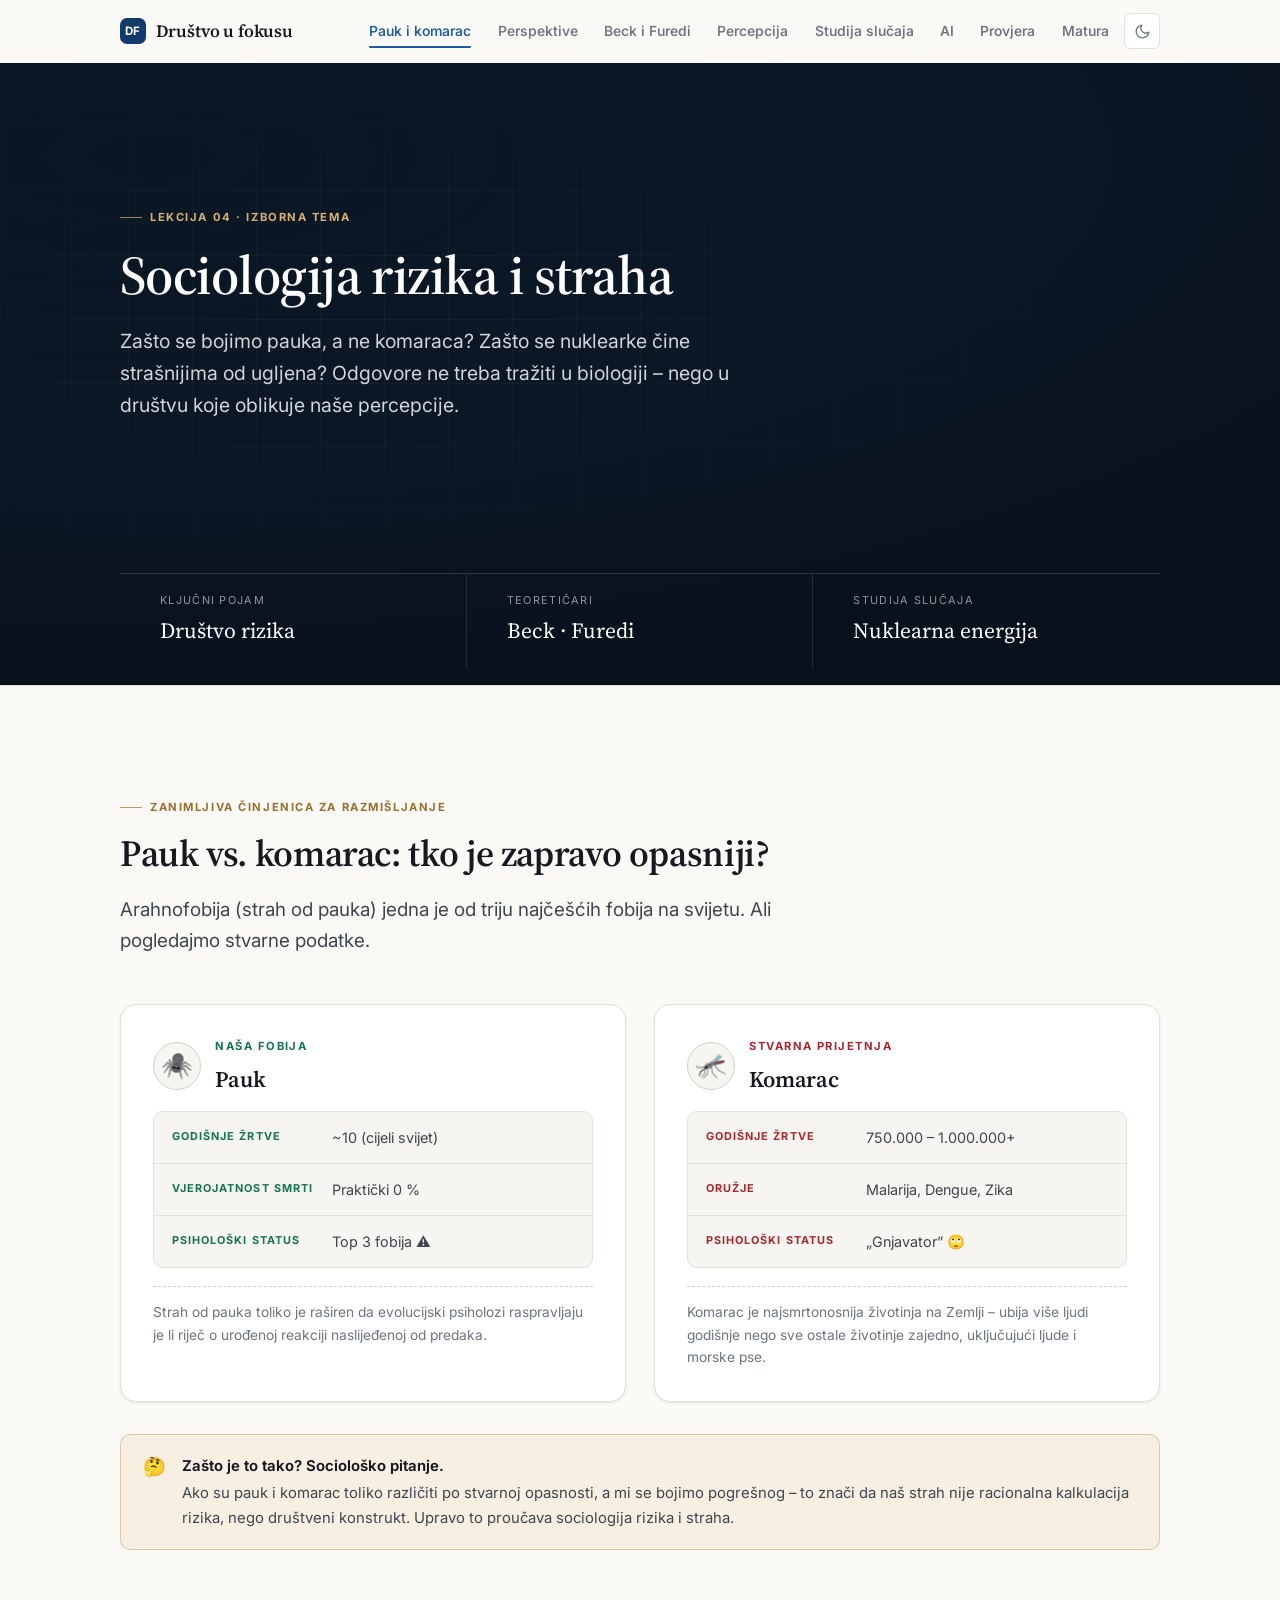
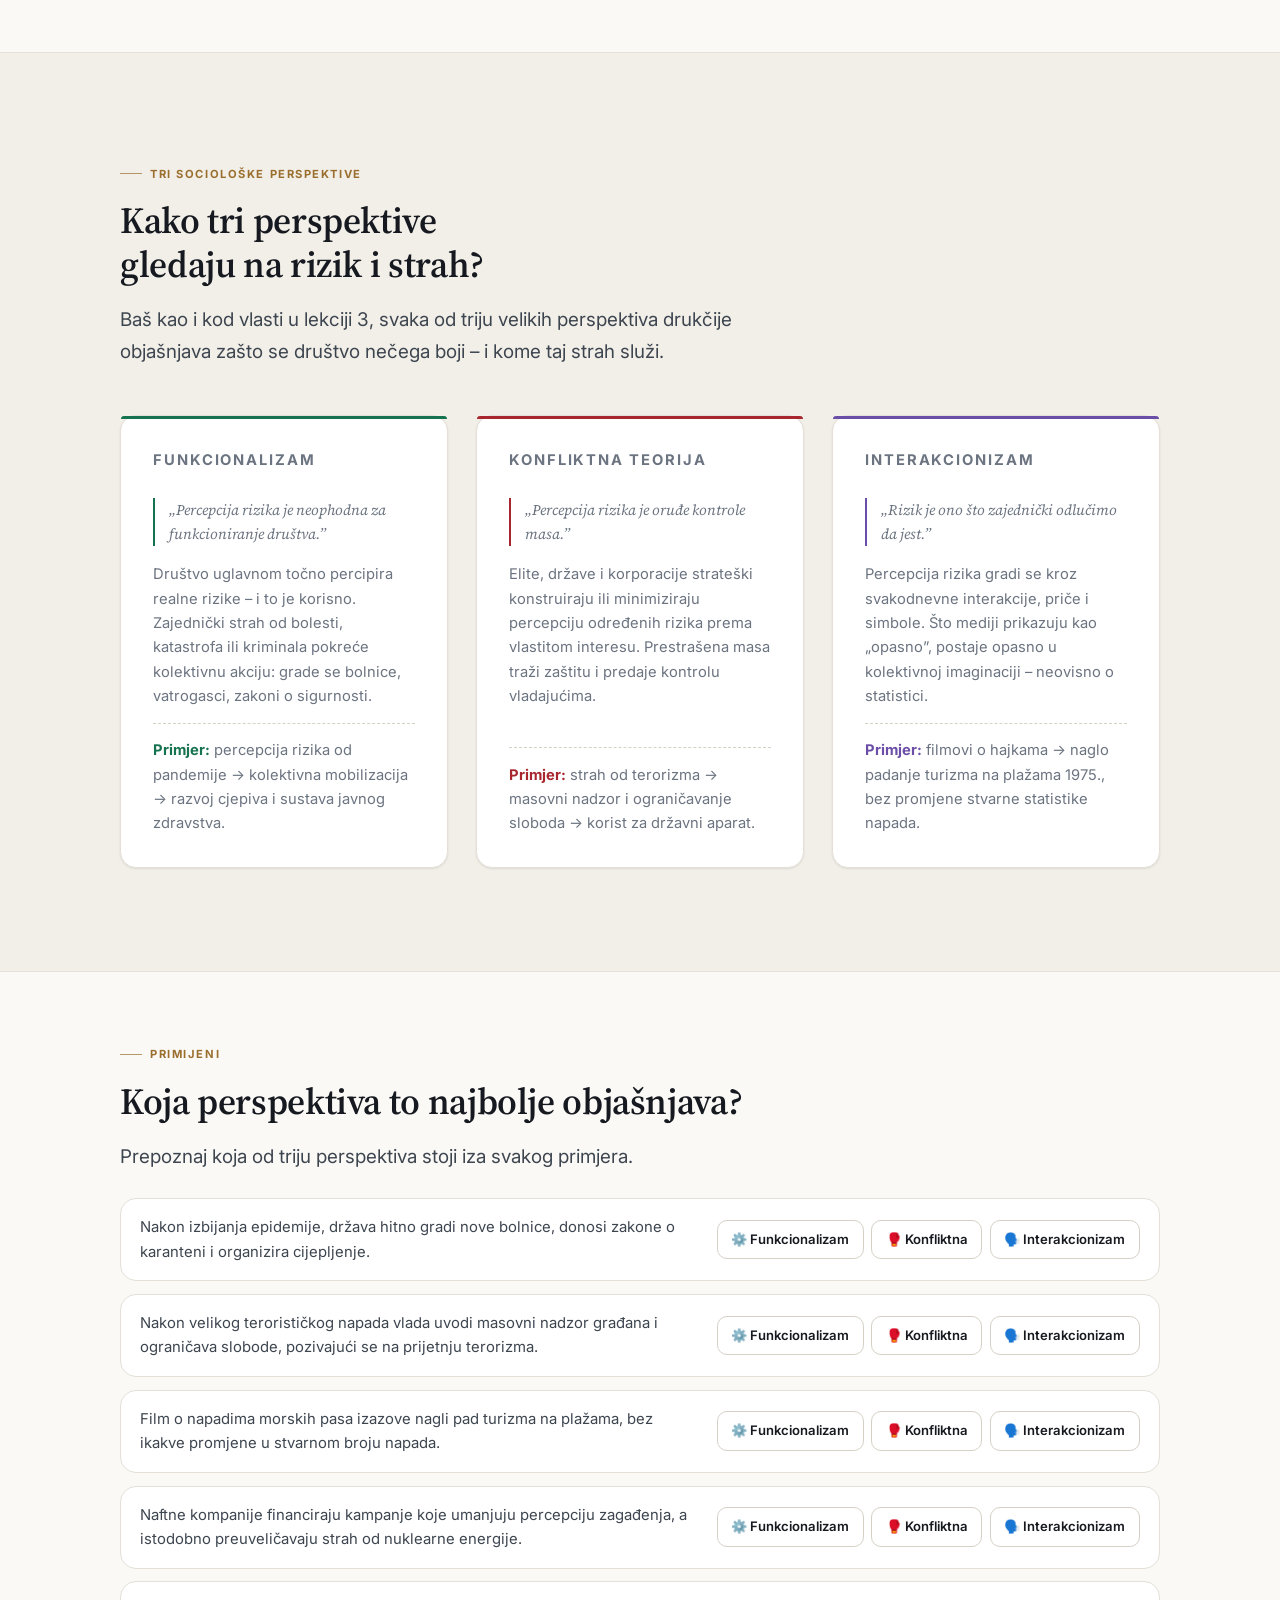
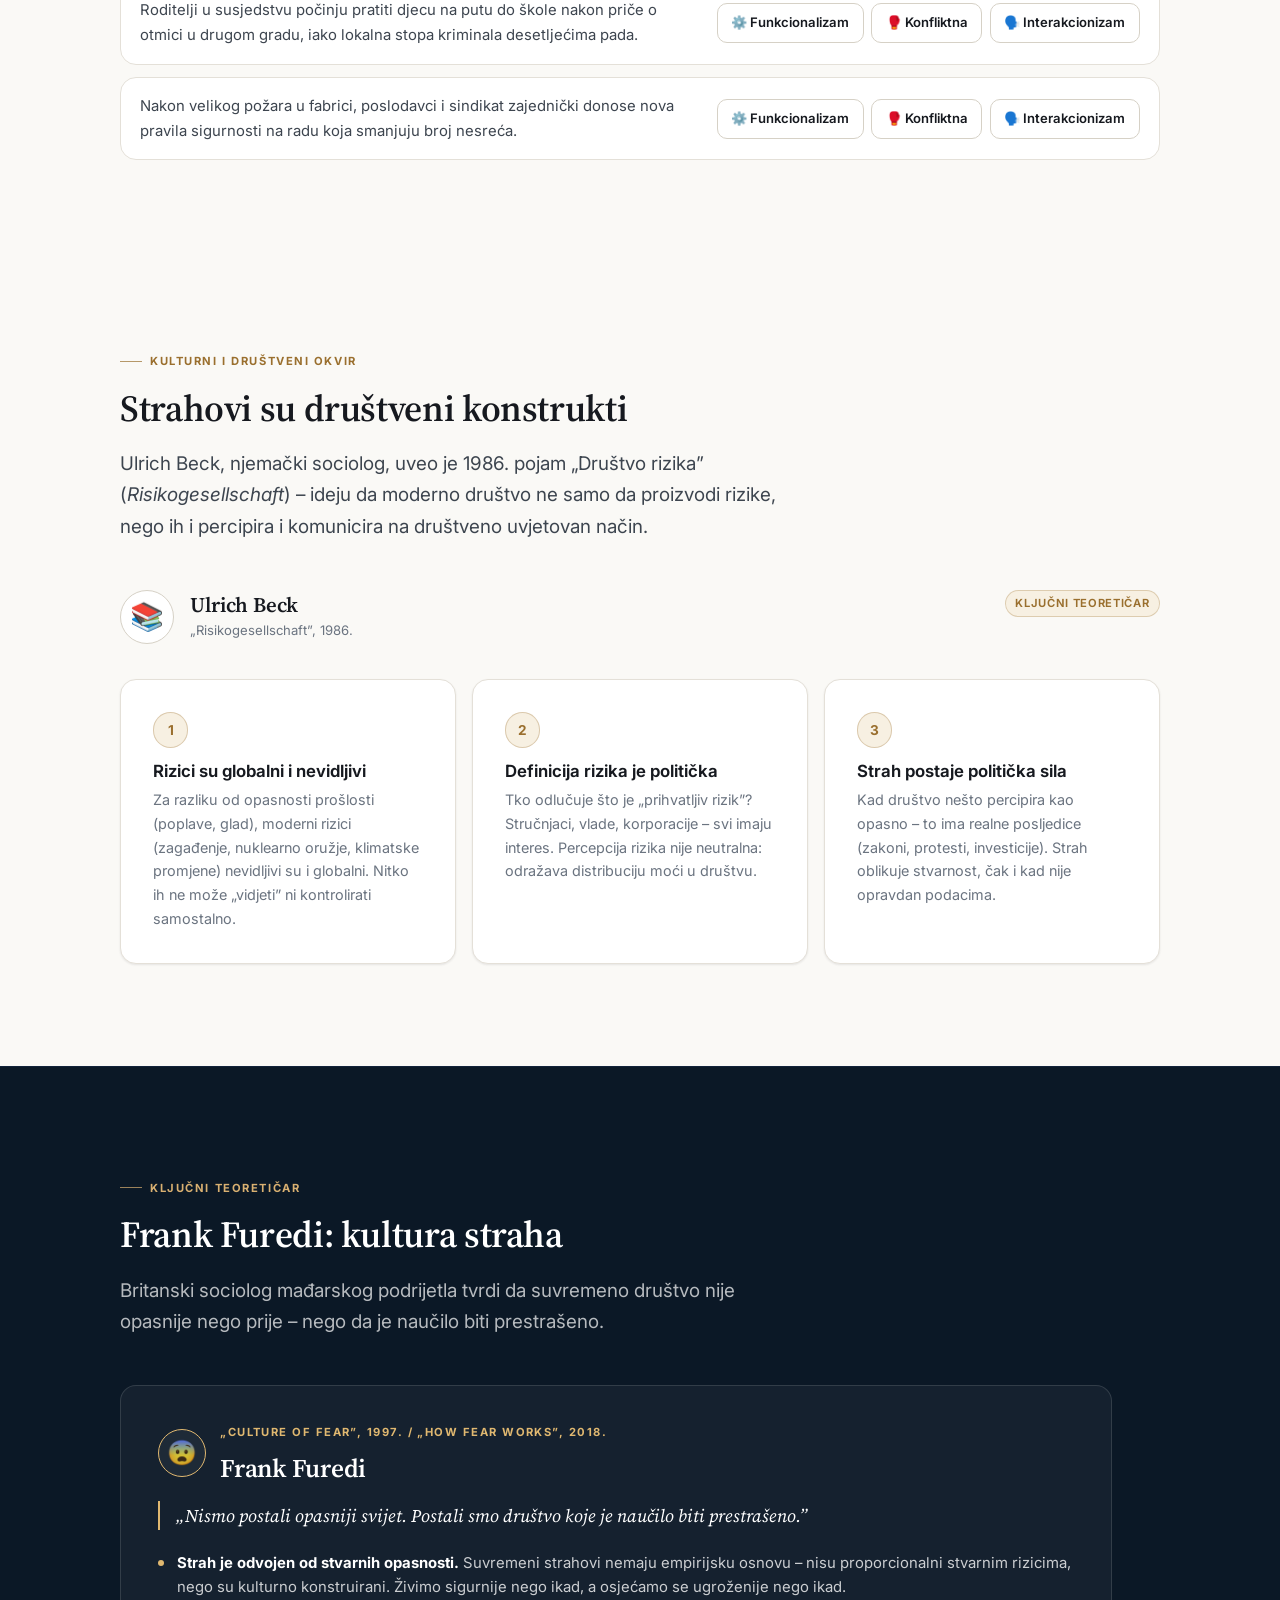
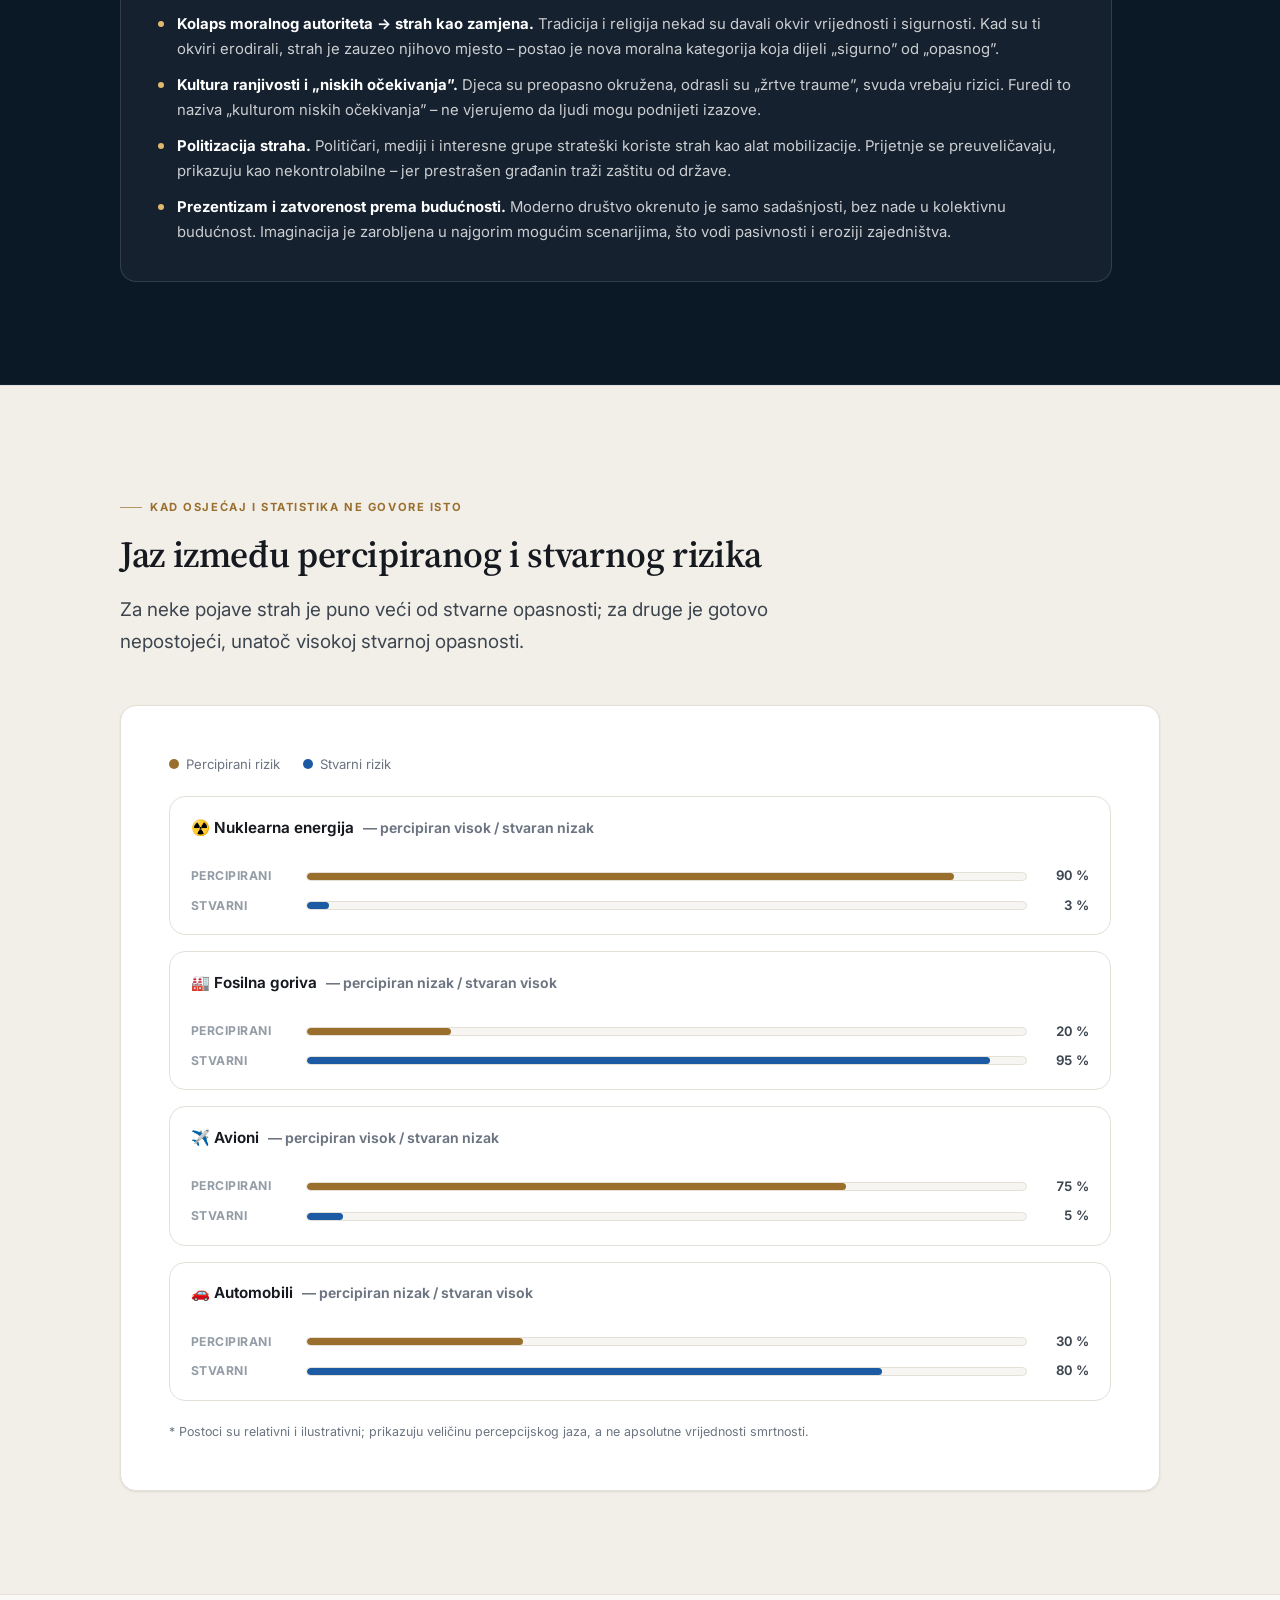
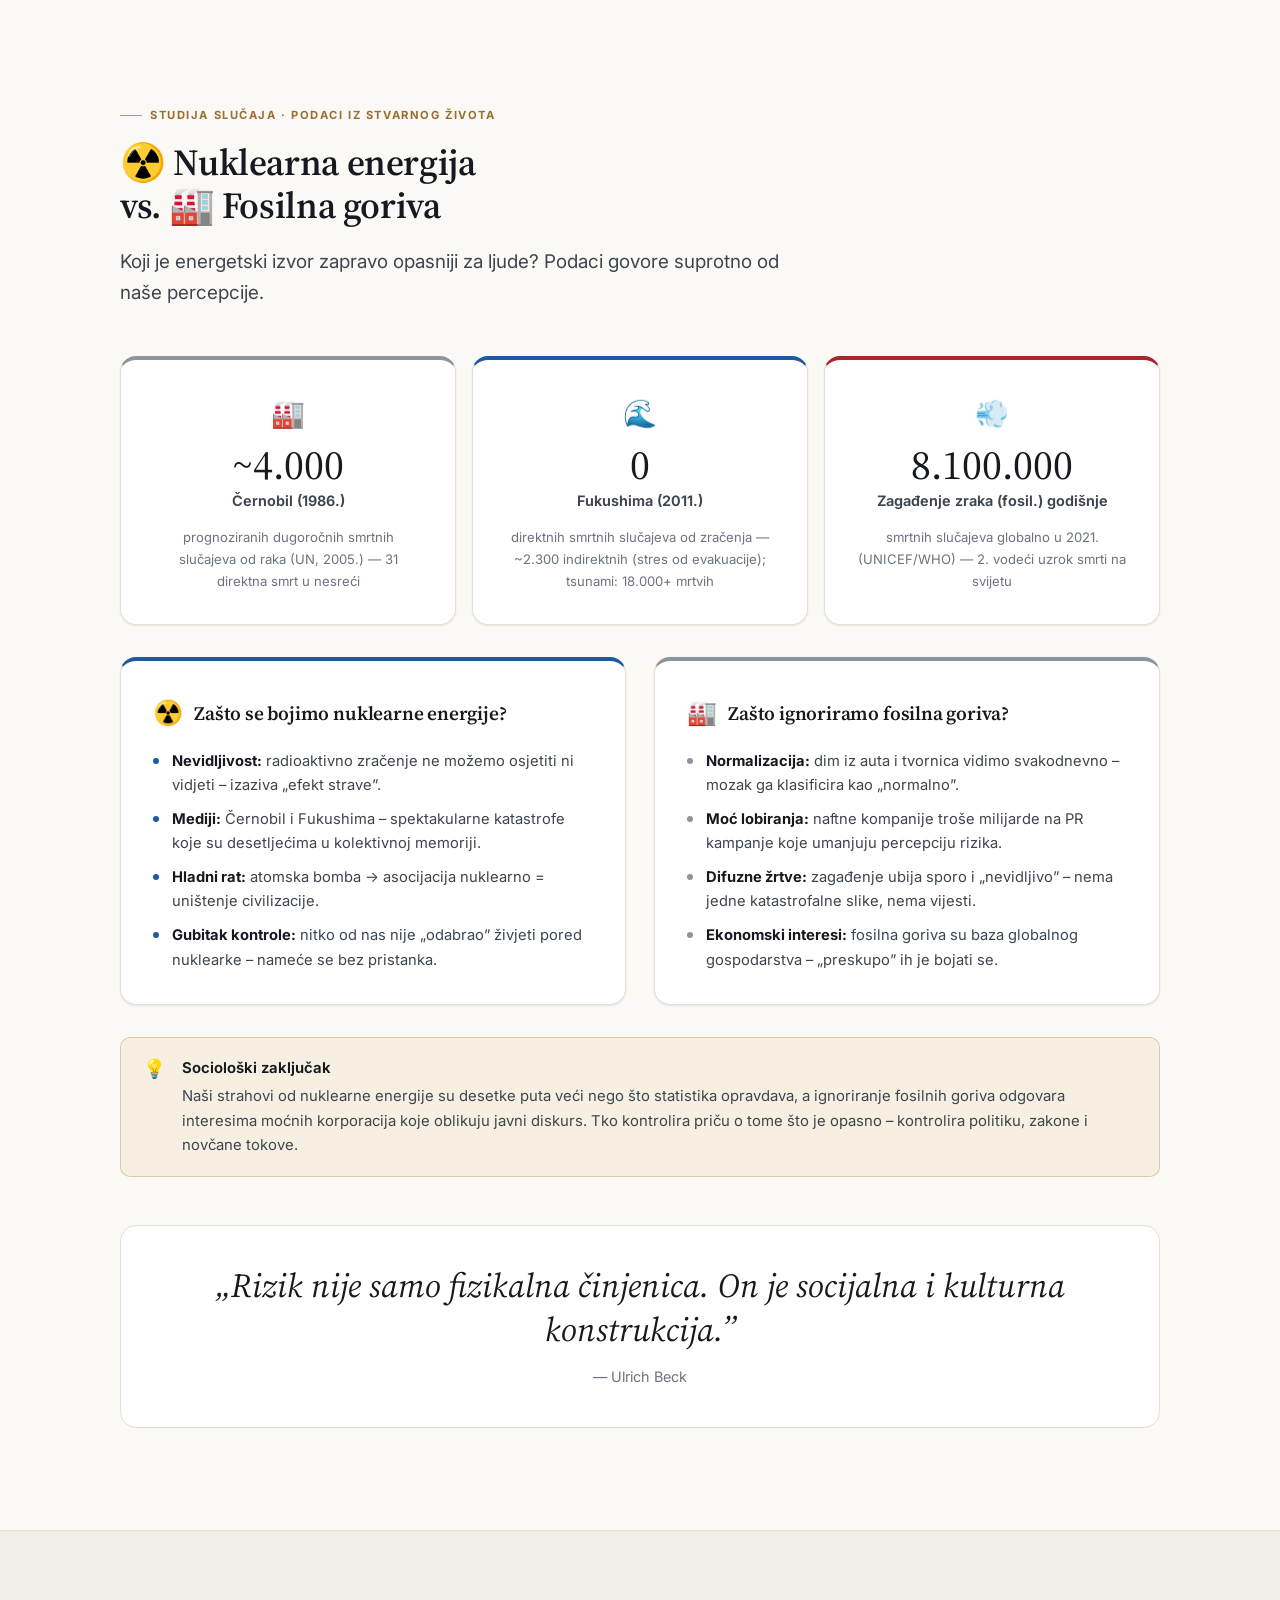
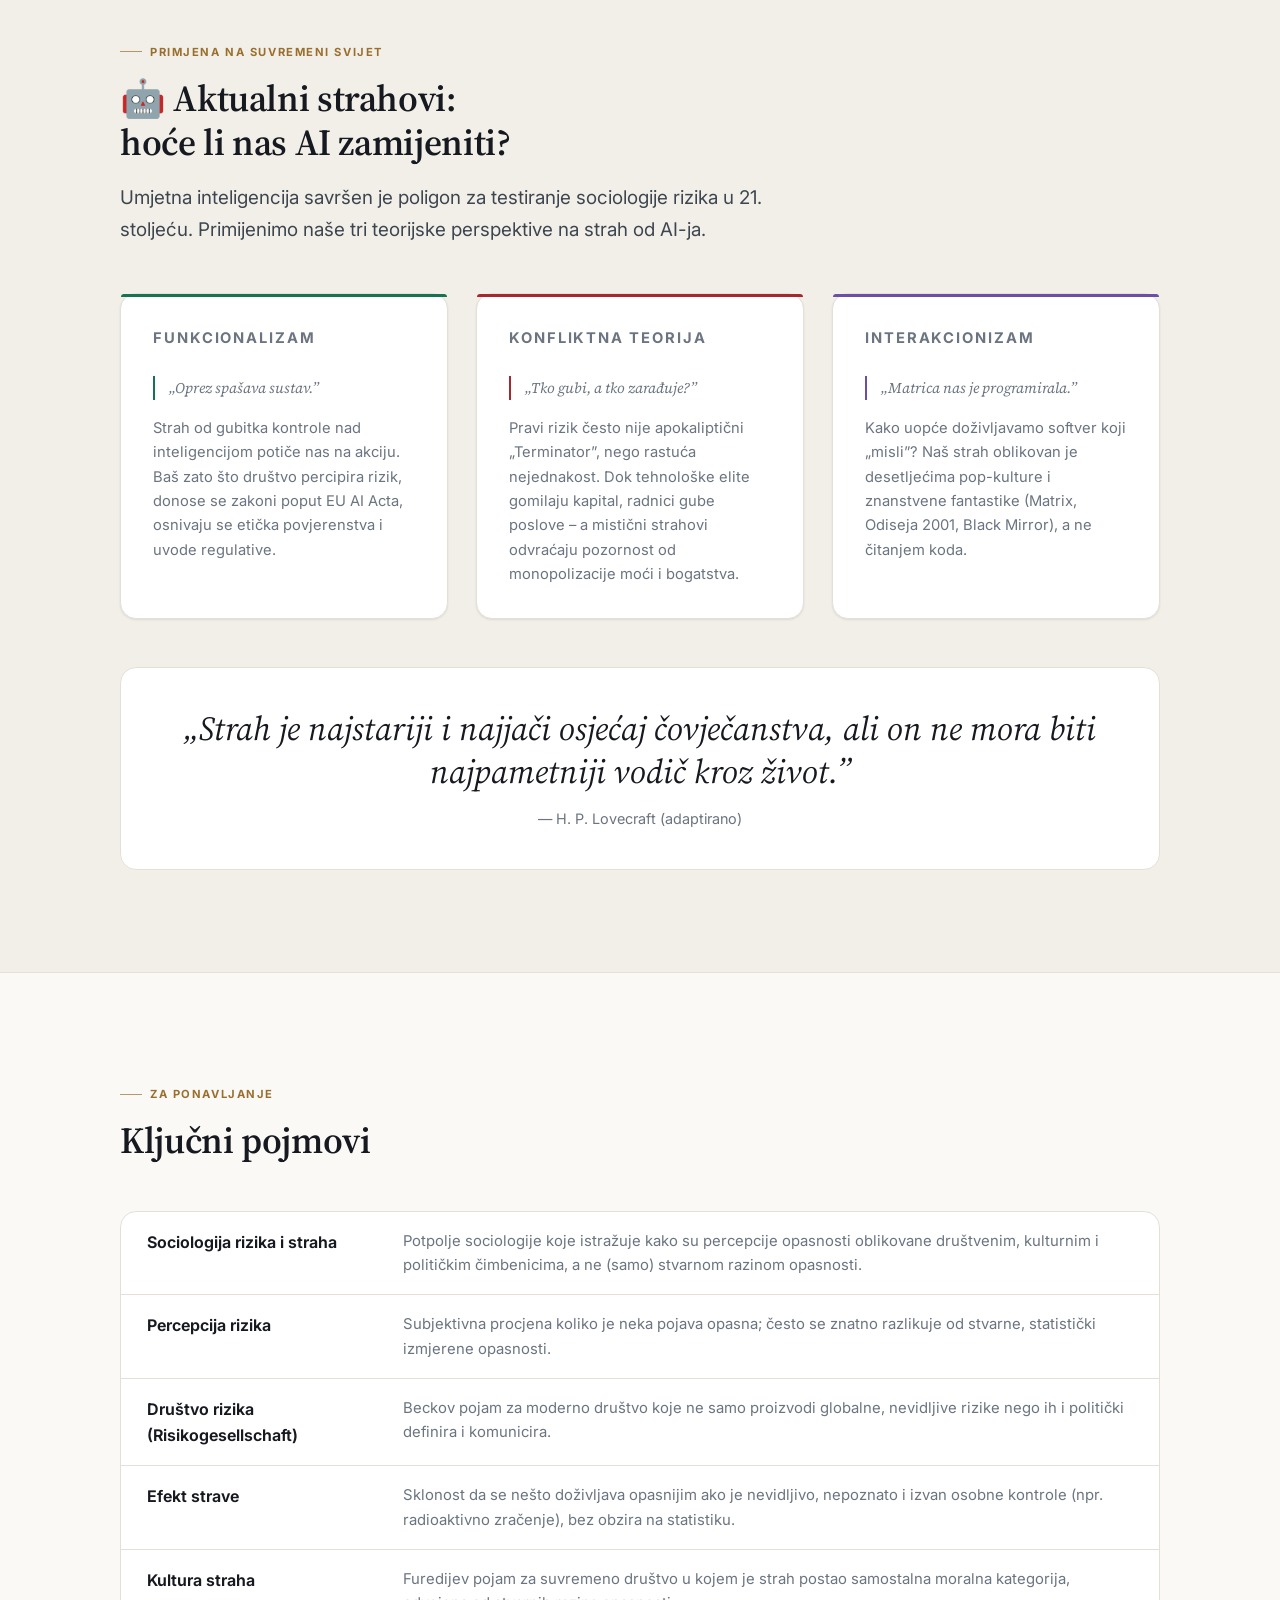
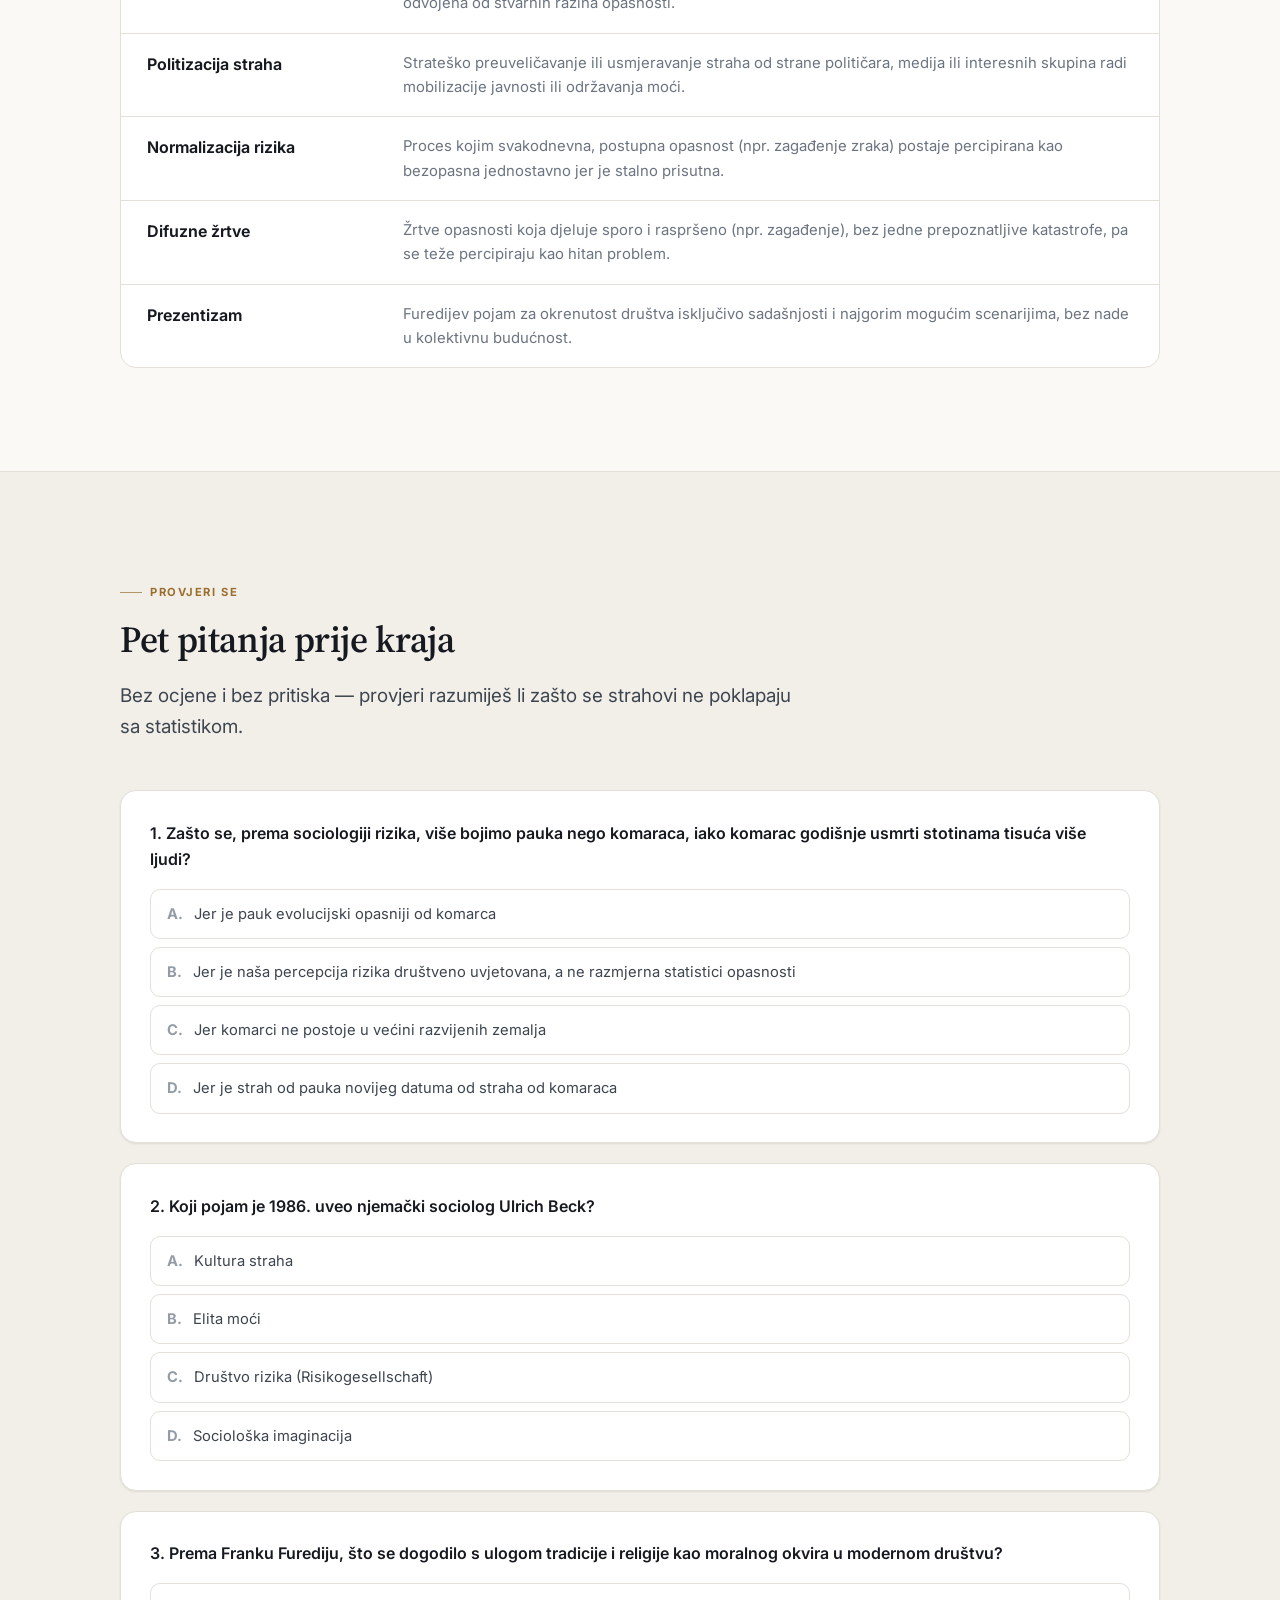
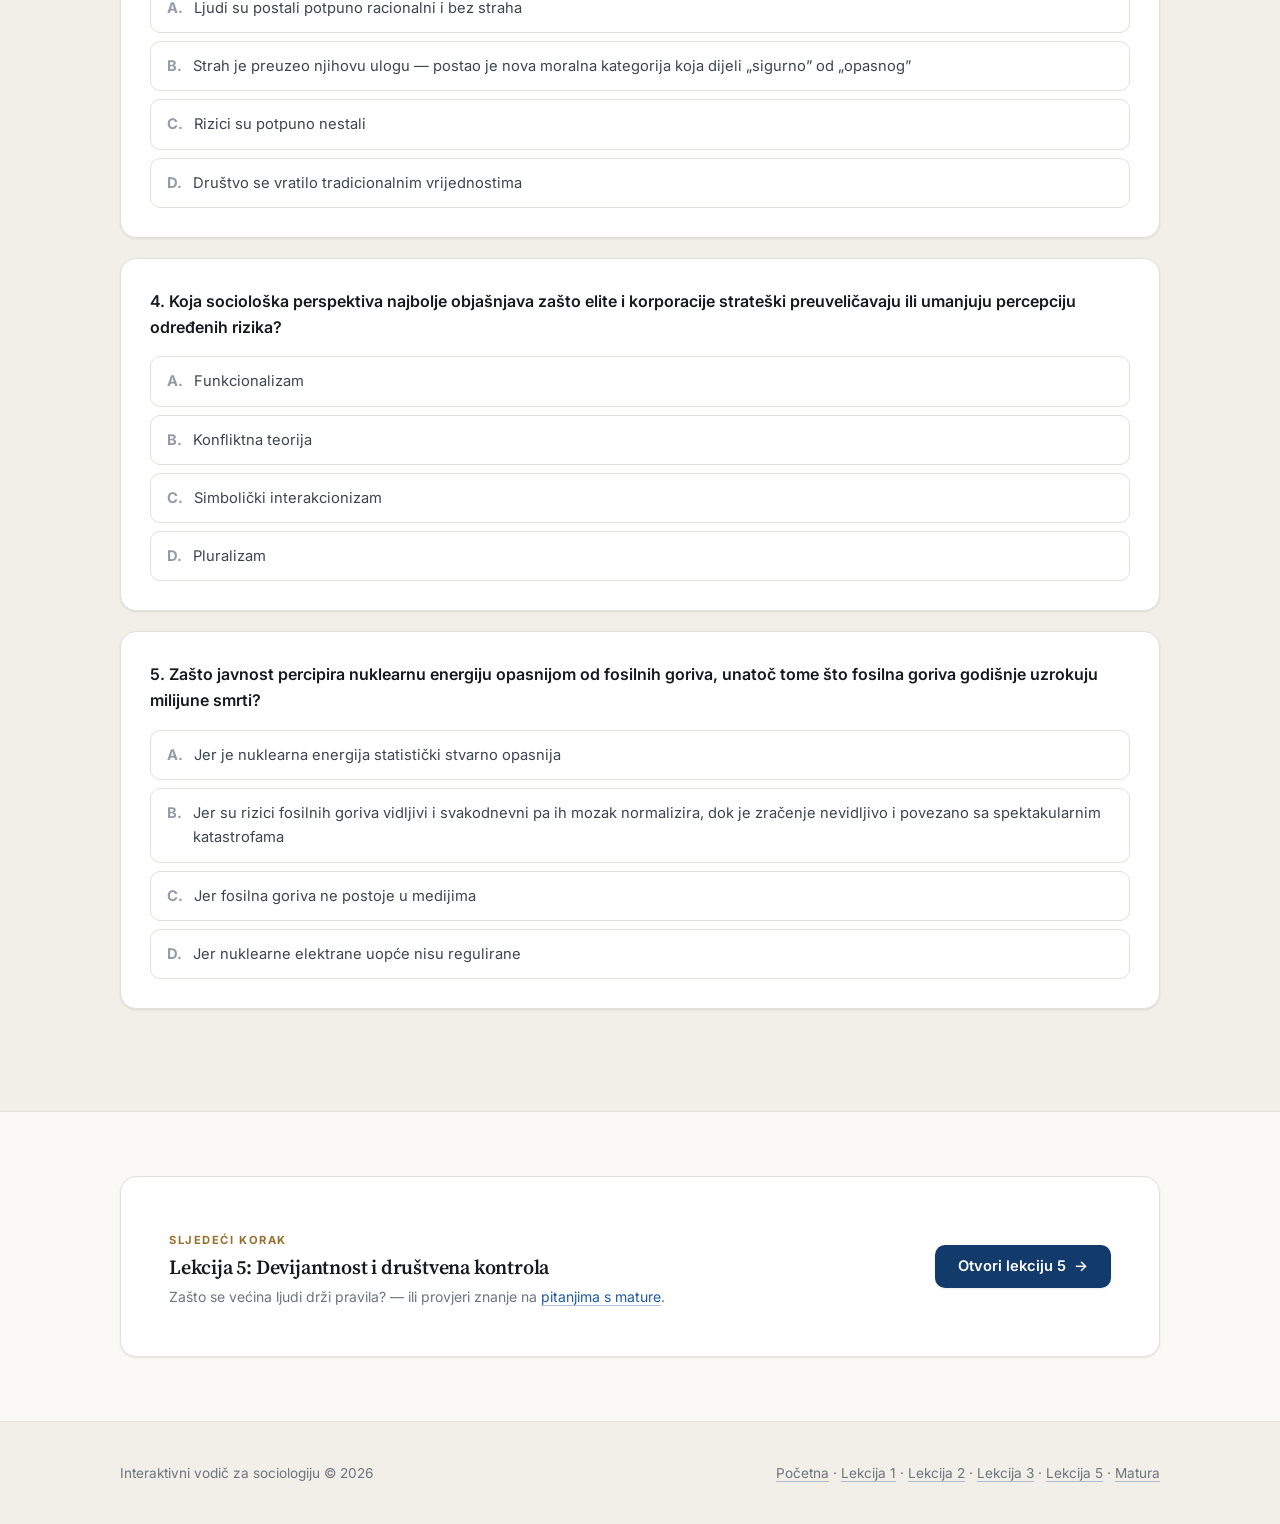
<file: sociologija4rizik.html>
<!DOCTYPE html>
<html lang="hr" data-theme="light">
<head>
<meta charset="UTF-8">
<meta name="viewport" content="width=device-width, initial-scale=1">
<title>Lekcija 4: Sociologija rizika i straha — Društvo u fokusu</title>
<meta name="description" content="Zašto se bojimo pauka, a ne komaraca? Sociologija rizika i straha: tri perspektive na strah, Beckovo društvo rizika, Furedijeva kultura straha i studija slučaja nuklearne energije.">
<meta name="theme-color" content="#0b1826">
<link rel="preconnect" href="https://fonts.googleapis.com">
<link rel="preconnect" href="https://fonts.gstatic.com" crossorigin>
<link href="https://fonts.googleapis.com/css2?family=Inter:wght@400;500;600;700&family=Source+Serif+4:opsz,wght@8..60,400;8..60,600;8..60,700&display=swap" rel="stylesheet">
<link rel="stylesheet" href="assets/style.css">
<script>
  (function () {
    try {
      var t = localStorage.getItem('df-theme');
      if (!t) t = window.matchMedia('(prefers-color-scheme: dark)').matches ? 'dark' : 'light';
      document.documentElement.setAttribute('data-theme', t);
    } catch (e) {}
    document.documentElement.classList.add('js');
  })();
</script>
<style>
  /* --- perspektive na rizik / primjena na AI (ista kartica, dva mjesta) --- */
  .view { position: relative; display: flex; flex-direction: column; }
  .view::before {
    content: ""; position: absolute; inset: 0 auto auto 0;
    width: 100%; height: 3px; border-radius: var(--r-lg) var(--r-lg) 0 0;
    background: var(--accent, var(--brand-2));
  }
  .view__label { font-size: .7rem; letter-spacing: .13em; text-transform: uppercase; font-weight: 700; color: var(--accent, var(--brand-2)); }
  .view__quote {
    font-family: var(--serif); font-size: 1.1rem; font-style: italic; color: var(--ink);
    padding-left: .9rem; border-left: 2px solid var(--accent, var(--brand-2));
    margin: .7rem 0 1rem;
  }
  .view p { font-size: .92rem; color: var(--muted); }
  .view__key { margin-top: auto; padding-top: .9rem; border-top: 1px dashed var(--line-2); font-size: .85rem; color: var(--ink-2); }
  .view__key b { color: var(--accent, var(--brand-2)); }

  /* --- pauk vs. komarac: usporedne kartice --- */
  .compare__head { display: flex; align-items: center; gap: .9rem; margin-bottom: .3rem; }
  .compare__icon {
    width: 3rem; height: 3rem; flex: none; display: grid; place-items: center; font-size: 1.6rem;
    border-radius: 50%; border: 1px solid var(--line-2); background: var(--surface-2);
  }
  .compare h3 { margin: 0; font-size: 1.4rem; }
  .compare__label { font-size: .7rem; letter-spacing: .13em; text-transform: uppercase; font-weight: 700; color: var(--accent); }
  .facts { display: grid; gap: 0; border: 1px solid var(--line); border-radius: var(--r-md); background: var(--surface-2); overflow: hidden; margin: 1.1rem 0; }
  .fact { display: grid; grid-template-columns: 9rem 1fr; gap: 1rem; padding: .85rem 1.1rem; border-bottom: 1px solid var(--line); }
  .fact:last-child { border-bottom: 0; }
  @media (max-width: 520px) { .fact { grid-template-columns: 1fr; gap: .15rem; } }
  .fact dt { font-size: .68rem; letter-spacing: .1em; text-transform: uppercase; color: var(--accent); font-weight: 700; padding-top: .15rem; }
  .fact dd { margin: 0; font-size: .9rem; color: var(--ink-2); }
  .compare__note { font-size: .86rem; color: var(--muted); margin: 0; padding-top: .9rem; border-top: 1px dashed var(--line-2); }

  /* --- igra: koja perspektiva? --- */
  .sort { display: grid; gap: .8rem; }
  .sort__item { display: grid; grid-template-columns: 1fr auto; gap: 1rem; align-items: center; padding: 1rem 1.2rem; }
  @media (max-width: 720px) { .sort__item { grid-template-columns: 1fr; } }
  .sort__text { font-size: .93rem; color: var(--ink-2); margin: 0; }
  .sort__btns { display: flex; flex-wrap: wrap; gap: .45rem; }
  .sort__btn {
    display: inline-flex; align-items: center; gap: .4rem;
    padding: .5rem .85rem; border-radius: var(--r-md);
    border: 1px solid var(--line-2); background: var(--surface); color: var(--ink);
    font: inherit; font-size: .82rem; font-weight: 600; cursor: pointer;
    transition: border-color .18s, background .18s, color .18s;
  }
  .sort__btn:hover:not(:disabled) { border-color: var(--brand-2); }
  .sort__btn:disabled { cursor: default; }
  .sort__btn.is-right { border-color: var(--ok); background: var(--ok-soft); color: var(--ok); }
  .sort__btn.is-wrong { border-color: var(--bad); background: var(--bad-soft); color: var(--bad); }
  .sort__why { grid-column: 1 / -1; font-size: .86rem; color: var(--muted); margin: 0; }
  .sort__why[hidden] { display: none; }
  .sort__tally { font-size: .85rem; color: var(--muted); margin-top: 1rem; }

  /* --- Beck: tri koraka --- */
  .theorist-intro { display: flex; align-items: center; gap: 1rem; margin-bottom: clamp(1.5rem, 3vw, 2.2rem); }
  .theorist-intro__icon {
    width: 3.4rem; height: 3.4rem; flex: none; display: grid; place-items: center; font-size: 1.7rem;
    border-radius: 50%; border: 1px solid var(--line-2); background: var(--surface);
  }
  .theorist-intro h3 { margin: 0 0 .15rem; font-size: 1.3rem; }
  .theorist-intro__sub { font-size: .82rem; color: var(--muted); }
  .theorist-intro__badge { margin-left: auto; }

  .cycle { display: grid; gap: 1rem; grid-template-columns: repeat(auto-fit, minmax(min(100%, 220px), 1fr)); }
  .cycle__step { position: relative; display: flex; flex-direction: column; }
  .cycle__n {
    width: 2.2rem; height: 2.2rem; display: grid; place-items: center; border-radius: 50%;
    background: var(--gold-soft); color: var(--gold); font-weight: 700; font-size: .85rem;
    border: 1px solid color-mix(in srgb, var(--gold) 30%, transparent); margin-bottom: .9rem;
  }
  .cycle__step h4 { font-size: 1.05rem; margin-bottom: .4rem; }
  .cycle__step p { font-size: .9rem; color: var(--muted); margin: 0; }

  /* --- Furedi: tamni odjeljak --- */
  .dark-band { background: #0b1826; color: rgba(255,255,255,.82); border-block: 1px solid #12233a; }
  .dark-band h2 { color: #fff; }
  .dark-band .kicker { color: #d9b071; }
  .dark-band .lede { color: rgba(255,255,255,.7); }
  .beast {
    background: rgba(255,255,255,.045);
    border: 1px solid rgba(255,255,255,.12);
    border-radius: var(--r-lg);
    padding: clamp(1.5rem, 3.5vw, 2.3rem);
    max-width: 62rem;
  }
  .beast__head { display: flex; align-items: center; gap: .9rem; margin-bottom: .4rem; }
  .beast__icon {
    width: 3rem; height: 3rem; flex: none; display: grid; place-items: center; font-size: 1.5rem;
    border-radius: 50%; border: 1px solid var(--accent); background: rgba(255,255,255,.04);
  }
  .beast h3 { color: #fff; font-size: 1.6rem; margin: 0; }
  .beast__label { font-size: .7rem; letter-spacing: .13em; text-transform: uppercase; font-weight: 700; color: var(--accent); }
  .beast__quote {
    font-family: var(--serif); font-size: 1.12rem; font-style: italic; color: #fff;
    padding-left: 1rem; border-left: 2px solid var(--accent); margin: 1.1rem 0 1.3rem;
  }
  .beast ul { margin: 0; padding: 0; list-style: none; display: grid; gap: .75rem; }
  .beast li { position: relative; padding-left: 1.2rem; font-size: .93rem; color: rgba(255,255,255,.78); }
  .beast li::before { content: ""; position: absolute; left: 0; top: .62em; width: 6px; height: 6px; border-radius: 50%; background: var(--accent); }
  .beast li b { color: #fff; }
  .band-note {
    margin-top: clamp(1.5rem, 3vw, 2rem);
    padding: 1.2rem 1.4rem; border-radius: var(--r-md);
    border: 1px solid rgba(217,176,113,.35); background: rgba(217,176,113,.08);
    color: rgba(255,255,255,.8); font-size: .93rem; max-width: 62rem;
  }
  .band-note strong { color: #d9b071; }

  /* --- jaz: percipirano vs. stvarno --- */
  .gap { display: grid; gap: 1rem; }
  .gap__legend { display: flex; flex-wrap: wrap; gap: .5rem 1.4rem; font-size: .82rem; color: var(--muted); margin-bottom: 1.3rem; }
  .gap__legend span { display: inline-flex; align-items: center; gap: .45rem; }
  .gap__legend i { width: 10px; height: 10px; border-radius: 50%; display: inline-block; }
  .gap__row { padding: 1.1rem 1.3rem; display: grid; gap: .65rem; }
  .gap__head { display: flex; align-items: baseline; gap: .6rem; font-weight: 650; color: var(--ink); font-size: .95rem; }
  .gap__bars { display: grid; gap: .5rem; }
  .gap__bar { display: grid; grid-template-columns: 6.5rem 1fr 3.2rem; align-items: center; gap: .7rem; }
  .gap__bar-label { font-size: .76rem; letter-spacing: .04em; text-transform: uppercase; font-weight: 700; color: var(--faint); }
  .gap__track { height: 9px; border-radius: 999px; background: var(--surface-2); border: 1px solid var(--line); overflow: hidden; }
  .gap__fill { display: block; height: 100%; border-radius: 999px; }
  .gap__fill--perceived { background: var(--gold); }
  .gap__fill--real { background: var(--brand-2); }
  .gap__val { font-size: .82rem; font-weight: 650; color: var(--ink-2); text-align: right; font-variant-numeric: tabular-nums; }

  /* --- studija slučaja: brojke i razlozi --- */
  .stats { display: grid; gap: 1rem; grid-template-columns: repeat(auto-fit, minmax(min(100%, 230px), 1fr)); }
  .stat { text-align: center; border-top: 4px solid var(--accent); }
  .stat__icon { font-size: 1.7rem; }
  .stat__num { font-family: var(--serif); font-size: clamp(2rem, 1.6rem + 1.2vw, 2.6rem); color: var(--ink); margin: .5rem 0 .2rem; line-height: 1; }
  .stat__label { font-weight: 650; color: var(--ink-2); font-size: .9rem; }
  .stat__sub { font-size: .82rem; color: var(--muted); margin-top: .4rem; }

  .why { border-top: 4px solid var(--accent); }
  .why__head { display: flex; align-items: center; gap: .7rem; margin-bottom: 1rem; }
  .why__icon { font-size: 1.5rem; }
  .why h3 { margin: 0; font-size: 1.2rem; }
  .why ul { list-style: none; margin: 0; padding: 0; display: grid; gap: .6rem; }
  .why li { position: relative; padding-left: 1.2rem; font-size: .92rem; color: var(--ink-2); }
  .why li::before { content: ""; position: absolute; left: 0; top: .62em; width: 6px; height: 6px; border-radius: 50%; background: var(--accent); }
  .why li b { color: var(--ink); }

  .quote {
    margin: clamp(2rem, 4vw, 3rem) 0 0; padding: clamp(1.5rem, 4vw, 2.4rem);
    border-radius: var(--r-lg); background: var(--surface); border: 1px solid var(--line);
    text-align: center;
  }
  .quote blockquote { margin: 0; font-family: var(--serif); font-size: clamp(1.4rem, 1.1rem + 1.4vw, 2.1rem); font-style: italic; color: var(--ink); line-height: 1.3; }
  .quote figcaption { margin-top: .8rem; font-size: .9rem; color: var(--muted); }

  /* --- pojmovnik --- */
  .glossary { display: grid; gap: 0; border: 1px solid var(--line); border-radius: var(--r-lg); overflow: hidden; background: var(--surface); }
  .glossary__row {
    display: grid; grid-template-columns: minmax(150px, 15rem) 1fr; gap: 1rem;
    padding: 1.05rem clamp(1.1rem, 3vw, 1.6rem); border-bottom: 1px solid var(--line);
  }
  .glossary__row:last-child { border-bottom: 0; }
  @media (max-width: 640px) { .glossary__row { grid-template-columns: 1fr; gap: .25rem; } }
  .glossary__term { font-weight: 650; color: var(--ink); }
  .glossary__def { color: var(--muted); font-size: .93rem; }

  /* --- provjera znanja --- */
  .check { display: grid; gap: 1.25rem; }
  .check__q { padding: clamp(1.3rem, 3vw, 1.8rem); }
  .check__q > p:first-child { font-weight: 600; color: var(--ink); margin-bottom: 1rem; }
  .check__opts { display: grid; gap: .5rem; }
  .check__opt {
    display: flex; align-items: flex-start; gap: .7rem; width: 100%; text-align: left;
    padding: .75rem 1rem; border: 1px solid var(--line); border-radius: var(--r-md);
    background: var(--surface); color: var(--ink-2);
    font: inherit; font-size: .92rem; cursor: pointer;
    transition: border-color .18s, background .18s, color .18s;
  }
  .check__opt:hover:not(:disabled) { border-color: var(--brand-2); background: var(--surface-2); }
  .check__opt:disabled { cursor: default; }
  .check__opt .k { font-weight: 700; color: var(--faint); flex: none; }
  .check__opt.is-right { border-color: var(--ok); background: var(--ok-soft); color: var(--ok); }
  .check__opt.is-right .k { color: var(--ok); }
  .check__opt.is-wrong { border-color: var(--bad); background: var(--bad-soft); color: var(--bad); }
  .check__opt.is-wrong .k { color: var(--bad); }
  .check__why { margin-top: 1rem; font-size: .9rem; }
  .check__why[hidden] { display: none; }
  .check__score { display: flex; align-items: center; justify-content: space-between; gap: 1rem; flex-wrap: wrap; }
  .check__score[hidden] { display: none; }

  .next-up { display: flex; flex-wrap: wrap; align-items: center; justify-content: space-between; gap: 1.5rem; }
</style>
</head>
<body>

<a class="skip-link" href="#uvod">Prijeđi na sadržaj</a>

<div class="progress-rail" aria-hidden="true"><div class="progress-rail__bar"></div></div>

<nav class="nav">
  <div class="wrap nav__inner">
    <a class="brand" href="index.html">
      <span class="brand__mark" aria-hidden="true">DF</span>
      Društvo u fokusu
    </a>
    <div class="nav__links">
      <span class="nav__links nav__links--sections">
        <a class="nav__link" data-spy href="#usporedba">Pauk i komarac</a>
        <a class="nav__link" data-spy href="#perspektive">Perspektive</a>
        <a class="nav__link" data-spy href="#teoreticari">Beck i Furedi</a>
        <a class="nav__link" data-spy href="#jaz">Percepcija</a>
        <a class="nav__link" data-spy href="#slucaj">Studija slučaja</a>
        <a class="nav__link" data-spy href="#ai">AI</a>
        <a class="nav__link" data-spy href="#provjera">Provjera</a>
      </span>
      <a class="nav__link" href="maturakviz.html">Matura</a>
      <button class="icon-btn" type="button" data-theme-toggle aria-label="Promijeni temu">
        <svg class="i-moon" viewBox="0 0 24 24" fill="none" stroke="currentColor" stroke-width="1.8" stroke-linecap="round" stroke-linejoin="round" aria-hidden="true"><path d="M21 12.8A9 9 0 1111.2 3a7 7 0 009.8 9.8z"/></svg>
        <svg class="i-sun" viewBox="0 0 24 24" fill="none" stroke="currentColor" stroke-width="1.8" stroke-linecap="round" stroke-linejoin="round" aria-hidden="true"><circle cx="12" cy="12" r="4"/><path d="M12 2v2M12 20v2M4.9 4.9l1.4 1.4M17.7 17.7l1.4 1.4M2 12h2M20 12h2M4.9 19.1l1.4-1.4M17.7 6.3l1.4-1.4"/></svg>
      </button>
    </div>
  </div>
</nav>

<main>

  <header class="hero" id="uvod">
    <div class="hero__veil" aria-hidden="true"></div>
    <div class="hero__grid" aria-hidden="true"></div>

    <div class="wrap">
      <div class="hero__inner">
        <p class="kicker">Lekcija 04 · Izborna tema</p>
        <h1>Sociologija rizika i straha</h1>
        <p class="hero__lede">
          Zašto se bojimo pauka, a ne komaraca? Zašto se nuklearke čine strašnijima od
          ugljena? Odgovore ne treba tražiti u biologiji – nego u društvu koje oblikuje
          naše percepcije.
        </p>
      </div>
    </div>

    <div class="wrap">
      <dl class="hero__meta">
        <div><dt>Ključni pojam</dt><dd>Društvo rizika</dd></div>
        <div><dt>Teoretičari</dt><dd>Beck · Furedi</dd></div>
        <div><dt>Studija slučaja</dt><dd>Nuklearna energija</dd></div>
      </dl>
    </div>
  </header>

  <!-- 1. PAUK VS. KOMARAC ------------------------------------------------ -->
  <section class="section" id="usporedba">
    <div class="wrap">
      <div class="section-head reveal">
        <p class="kicker">Zanimljiva činjenica za razmišljanje</p>
        <h2>Pauk vs. komarac: tko je zapravo opasniji?</h2>
        <p class="lede">
          Arahnofobija (strah od pauka) jedna je od triju najčešćih fobija na svijetu.
          Ali pogledajmo stvarne podatke.
        </p>
      </div>

      <div class="grid grid--2">
        <article class="card compare reveal" style="--accent:#15734f">
          <div class="compare__head">
            <div class="compare__icon" aria-hidden="true">🕷️</div>
            <div>
              <p class="compare__label">Naša fobija</p>
              <h3>Pauk</h3>
            </div>
          </div>
          <dl class="facts">
            <div class="fact"><dt>Godišnje žrtve</dt><dd>~10 (cijeli svijet)</dd></div>
            <div class="fact"><dt>Vjerojatnost smrti</dt><dd>Praktički 0 %</dd></div>
            <div class="fact"><dt>Psihološki status</dt><dd>Top 3 fobija ⚠️</dd></div>
          </dl>
          <p class="compare__note">
            Strah od pauka toliko je raširen da evolucijski psiholozi raspravljaju je li
            riječ o urođenoj reakciji naslijeđenoj od predaka.
          </p>
        </article>

        <article class="card compare reveal" style="--accent:#a8272f">
          <div class="compare__head">
            <div class="compare__icon" aria-hidden="true">🦟</div>
            <div>
              <p class="compare__label">Stvarna prijetnja</p>
              <h3>Komarac</h3>
            </div>
          </div>
          <dl class="facts">
            <div class="fact"><dt>Godišnje žrtve</dt><dd>750.000 – 1.000.000+</dd></div>
            <div class="fact"><dt>Oružje</dt><dd>Malarija, Dengue, Zika</dd></div>
            <div class="fact"><dt>Psihološki status</dt><dd>„Gnjavator” 🙄</dd></div>
          </dl>
          <p class="compare__note">
            Komarac je najsmrtonosnija životinja na Zemlji – ubija više ljudi godišnje
            nego sve ostale životinje zajedno, uključujući ljude i morske pse.
          </p>
        </article>
      </div>

      <div class="callout callout--gold reveal" style="margin-top:clamp(1.5rem, 3vw, 2rem)">
        <span class="callout__icon" aria-hidden="true">🤔</span>
        <p>
          <strong>Zašto je to tako? Sociološko pitanje.</strong>
          Ako su pauk i komarac toliko različiti po stvarnoj opasnosti, a mi se bojimo
          pogrešnog – to znači da naš strah nije racionalna kalkulacija rizika, nego
          društveni konstrukt. Upravo to proučava sociologija rizika i straha.
        </p>
      </div>
    </div>
  </section>

  <!-- 2. TRI PERSPEKTIVE --------------------------------------------------- -->
  <section class="section section--alt" id="perspektive">
    <div class="wrap">
      <div class="section-head reveal">
        <p class="kicker">Tri sociološke perspektive</p>
        <h2>Kako tri perspektive gledaju na rizik i strah?</h2>
        <p class="lede">
          Baš kao i kod vlasti u lekciji 3, svaka od triju velikih perspektiva drukčije
          objašnjava zašto se društvo nečega boji – i kome taj strah služi.
        </p>
      </div>

      <div class="grid grid--3">
        <article class="card view reveal" style="--accent:#15734f">
          <p class="view__label">Funkcionalizam</p>
          <p class="view__quote">„Percepcija rizika je neophodna za funkcioniranje društva.”</p>
          <p>
            Društvo uglavnom točno percipira realne rizike – i to je korisno. Zajednički
            strah od bolesti, katastrofa ili kriminala pokreće kolektivnu akciju: grade
            se bolnice, vatrogasci, zakoni o sigurnosti.
          </p>
          <p class="view__key"><b>Primjer:</b> percepcija rizika od pandemije → kolektivna mobilizacija → razvoj cjepiva i sustava javnog zdravstva.</p>
        </article>

        <article class="card view reveal" style="--accent:#a8272f">
          <p class="view__label">Konfliktna teorija</p>
          <p class="view__quote">„Percepcija rizika je oruđe kontrole masa.”</p>
          <p>
            Elite, države i korporacije strateški konstruiraju ili minimiziraju
            percepciju određenih rizika prema vlastitom interesu. Prestrašena masa traži
            zaštitu i predaje kontrolu vladajućima.
          </p>
          <p class="view__key"><b>Primjer:</b> strah od terorizma → masovni nadzor i ograničavanje sloboda → korist za državni aparat.</p>
        </article>

        <article class="card view reveal" style="--accent:#6b4ea8">
          <p class="view__label">Interakcionizam</p>
          <p class="view__quote">„Rizik je ono što zajednički odlučimo da jest.”</p>
          <p>
            Percepcija rizika gradi se kroz svakodnevne interakcije, priče i simbole.
            Što mediji prikazuju kao „opasno”, postaje opasno u kolektivnoj imaginaciji –
            neovisno o statistici.
          </p>
          <p class="view__key"><b>Primjer:</b> filmovi o hajkama → naglo padanje turizma na plažama 1975., bez promjene stvarne statistike napada.</p>
        </article>
      </div>
    </div>
  </section>

  <!-- 2b. IGRA: KOJA PERSPEKTIVA? ------------------------------------------ -->
  <section class="section section--tight">
    <div class="wrap">
      <div class="section-head reveal" style="margin-bottom:1.6rem">
        <p class="kicker">Primijeni</p>
        <h2>Koja perspektiva to najbolje objašnjava?</h2>
        <p class="lede">Prepoznaj koja od triju perspektiva stoji iza svakog primjera.</p>
      </div>

      <div class="sort" id="sort"></div>
      <p class="sort__tally" id="sortTally" aria-live="polite"></p>
    </div>
  </section>

  <!-- 3a. ULRICH BECK ------------------------------------------------------ -->
  <section class="section" id="teoreticari">
    <div class="wrap">
      <div class="section-head reveal">
        <p class="kicker">Kulturni i društveni okvir</p>
        <h2>Strahovi su društveni konstrukti</h2>
        <p class="lede">
          Ulrich Beck, njemački sociolog, uveo je 1986. pojam „Društvo rizika”
          (<em>Risikogesellschaft</em>) – ideju da moderno društvo ne samo da proizvodi
          rizike, nego ih i percipira i komunicira na društveno uvjetovan način.
        </p>
      </div>

      <div class="theorist-intro reveal">
        <div class="theorist-intro__icon" aria-hidden="true">📚</div>
        <div>
          <h3>Ulrich Beck</h3>
          <p class="theorist-intro__sub">„Risikogesellschaft”, 1986.</p>
        </div>
        <span class="tag tag--gold theorist-intro__badge">Ključni teoretičar</span>
      </div>

      <div class="cycle reveal">
        <div class="card cycle__step">
          <span class="cycle__n">1</span>
          <h4>Rizici su globalni i nevidljivi</h4>
          <p>Za razliku od opasnosti prošlosti (poplave, glad), moderni rizici (zagađenje, nuklearno oružje, klimatske promjene) nevidljivi su i globalni. Nitko ih ne može „vidjeti” ni kontrolirati samostalno.</p>
        </div>
        <div class="card cycle__step">
          <span class="cycle__n">2</span>
          <h4>Definicija rizika je politička</h4>
          <p>Tko odlučuje što je „prihvatljiv rizik”? Stručnjaci, vlade, korporacije – svi imaju interes. Percepcija rizika nije neutralna: odražava distribuciju moći u društvu.</p>
        </div>
        <div class="card cycle__step">
          <span class="cycle__n">3</span>
          <h4>Strah postaje politička sila</h4>
          <p>Kad društvo nešto percipira kao opasno – to ima realne posljedice (zakoni, protesti, investicije). Strah oblikuje stvarnost, čak i kad nije opravdan podacima.</p>
        </div>
      </div>
    </div>
  </section>

  <!-- 3b. FRANK FUREDI ------------------------------------------------------ -->
  <section class="section dark-band">
    <div class="wrap">
      <div class="section-head reveal" style="max-width:62ch">
        <p class="kicker">Ključni teoretičar</p>
        <h2>Frank Furedi: kultura straha</h2>
        <p class="lede">
          Britanski sociolog mađarskog podrijetla tvrdi da suvremeno društvo nije
          opasnije nego prije – nego da je naučilo biti prestrašeno.
        </p>
      </div>

      <article class="beast reveal" style="--accent:#e0b870">
        <div class="beast__head">
          <div class="beast__icon" aria-hidden="true">😨</div>
          <div>
            <p class="beast__label">„Culture of Fear”, 1997. / „How Fear Works”, 2018.</p>
            <h3>Frank Furedi</h3>
          </div>
        </div>
        <p class="beast__quote">„Nismo postali opasniji svijet. Postali smo društvo koje je naučilo biti prestrašeno.”</p>
        <ul>
          <li><b>Strah je odvojen od stvarnih opasnosti.</b> Suvremeni strahovi nemaju empirijsku osnovu – nisu proporcionalni stvarnim rizicima, nego su kulturno konstruirani. Živimo sigurnije nego ikad, a osjećamo se ugroženije nego ikad.</li>
          <li><b>Kolaps moralnog autoriteta → strah kao zamjena.</b> Tradicija i religija nekad su davali okvir vrijednosti i sigurnosti. Kad su ti okviri erodirali, strah je zauzeo njihovo mjesto – postao je nova moralna kategorija koja dijeli „sigurno” od „opasnog”.</li>
          <li><b>Kultura ranjivosti i „niskih očekivanja”.</b> Djeca su preopasno okružena, odrasli su „žrtve traume”, svuda vrebaju rizici. Furedi to naziva „kulturom niskih očekivanja” – ne vjerujemo da ljudi mogu podnijeti izazove.</li>
          <li><b>Politizacija straha.</b> Političari, mediji i interesne grupe strateški koriste strah kao alat mobilizacije. Prijetnje se preuveličavaju, prikazuju kao nekontrolabilne – jer prestrašen građanin traži zaštitu od države.</li>
          <li><b>Prezentizam i zatvorenost prema budućnosti.</b> Moderno društvo okrenuto je samo sadašnjosti, bez nade u kolektivnu budućnost. Imaginacija je zarobljena u najgorim mogućim scenarijima, što vodi pasivnosti i eroziji zajedništva.</li>
        </ul>
      </article>
    </div>
  </section>

  <!-- 4. JAZ IZMEĐU PERCIPIRANOG I STVARNOG RIZIKA ------------------------- -->
  <section class="section section--alt" id="jaz">
    <div class="wrap">
      <div class="section-head reveal">
        <p class="kicker">Kad osjećaj i statistika ne govore isto</p>
        <h2>Jaz između percipiranog i stvarnog rizika</h2>
        <p class="lede">
          Za neke pojave strah je puno veći od stvarne opasnosti; za druge je gotovo
          nepostojeći, unatoč visokoj stvarnoj opasnosti.
        </p>
      </div>

      <div class="card card--pad-lg reveal">
        <div class="gap__legend">
          <span><i style="background:var(--gold)"></i>Percipirani rizik</span>
          <span><i style="background:var(--brand-2)"></i>Stvarni rizik</span>
        </div>

        <div class="gap">
          <div class="card card--flat gap__row">
            <p class="gap__head">☢️ Nuklearna energija <span class="muted small">— percipiran visok / stvaran nizak</span></p>
            <div class="gap__bars">
              <div class="gap__bar">
                <span class="gap__bar-label">Percipirani</span>
                <span class="gap__track"><span class="gap__fill gap__fill--perceived" style="width:90%"></span></span>
                <span class="gap__val">90 %</span>
              </div>
              <div class="gap__bar">
                <span class="gap__bar-label">Stvarni</span>
                <span class="gap__track"><span class="gap__fill gap__fill--real" style="width:3%"></span></span>
                <span class="gap__val">3 %</span>
              </div>
            </div>
          </div>

          <div class="card card--flat gap__row">
            <p class="gap__head">🏭 Fosilna goriva <span class="muted small">— percipiran nizak / stvaran visok</span></p>
            <div class="gap__bars">
              <div class="gap__bar">
                <span class="gap__bar-label">Percipirani</span>
                <span class="gap__track"><span class="gap__fill gap__fill--perceived" style="width:20%"></span></span>
                <span class="gap__val">20 %</span>
              </div>
              <div class="gap__bar">
                <span class="gap__bar-label">Stvarni</span>
                <span class="gap__track"><span class="gap__fill gap__fill--real" style="width:95%"></span></span>
                <span class="gap__val">95 %</span>
              </div>
            </div>
          </div>

          <div class="card card--flat gap__row">
            <p class="gap__head">✈️ Avioni <span class="muted small">— percipiran visok / stvaran nizak</span></p>
            <div class="gap__bars">
              <div class="gap__bar">
                <span class="gap__bar-label">Percipirani</span>
                <span class="gap__track"><span class="gap__fill gap__fill--perceived" style="width:75%"></span></span>
                <span class="gap__val">75 %</span>
              </div>
              <div class="gap__bar">
                <span class="gap__bar-label">Stvarni</span>
                <span class="gap__track"><span class="gap__fill gap__fill--real" style="width:5%"></span></span>
                <span class="gap__val">5 %</span>
              </div>
            </div>
          </div>

          <div class="card card--flat gap__row">
            <p class="gap__head">🚗 Automobili <span class="muted small">— percipiran nizak / stvaran visok</span></p>
            <div class="gap__bars">
              <div class="gap__bar">
                <span class="gap__bar-label">Percipirani</span>
                <span class="gap__track"><span class="gap__fill gap__fill--perceived" style="width:30%"></span></span>
                <span class="gap__val">30 %</span>
              </div>
              <div class="gap__bar">
                <span class="gap__bar-label">Stvarni</span>
                <span class="gap__track"><span class="gap__fill gap__fill--real" style="width:80%"></span></span>
                <span class="gap__val">80 %</span>
              </div>
            </div>
          </div>
        </div>

        <p class="muted tiny" style="margin-top:1.3rem">* Postoci su relativni i ilustrativni; prikazuju veličinu percepcijskog jaza, a ne apsolutne vrijednosti smrtnosti.</p>
      </div>
    </div>
  </section>

  <!-- 5. STUDIJA SLUČAJA: NUKLEARNA vs. FOSILNA ---------------------------- -->
  <section class="section" id="slucaj">
    <div class="wrap">
      <div class="section-head reveal">
        <p class="kicker">Studija slučaja · podaci iz stvarnog života</p>
        <h2>☢️ Nuklearna energija vs. 🏭 Fosilna goriva</h2>
        <p class="lede">Koji je energetski izvor zapravo opasniji za ljude? Podaci govore suprotno od naše percepcije.</p>
      </div>

      <div class="stats reveal">
        <div class="card stat" style="--accent:#8c949e">
          <div class="stat__icon" aria-hidden="true">🏭</div>
          <p class="stat__num">~4.000</p>
          <p class="stat__label">Černobil (1986.)</p>
          <p class="stat__sub">prognoziranih dugoročnih smrtnih slučajeva od raka (UN, 2005.) — 31 direktna smrt u nesreći</p>
        </div>
        <div class="card stat" style="--accent:#1c5aa3">
          <div class="stat__icon" aria-hidden="true">🌊</div>
          <p class="stat__num">0</p>
          <p class="stat__label">Fukushima (2011.)</p>
          <p class="stat__sub">direktnih smrtnih slučajeva od zračenja — ~2.300 indirektnih (stres od evakuacije); tsunami: 18.000+ mrtvih</p>
        </div>
        <div class="card stat" style="--accent:#a8272f">
          <div class="stat__icon" aria-hidden="true">💨</div>
          <p class="stat__num">8.100.000</p>
          <p class="stat__label">Zagađenje zraka (fosil.) godišnje</p>
          <p class="stat__sub">smrtnih slučajeva globalno u 2021. (UNICEF/WHO) — 2. vodeći uzrok smrti na svijetu</p>
        </div>
      </div>

      <div class="grid grid--2 reveal" style="margin-top:clamp(1.5rem, 3vw, 2rem)">
        <div class="card why" style="--accent:#1c5aa3">
          <div class="why__head">
            <span class="why__icon" aria-hidden="true">☢️</span>
            <h3>Zašto se bojimo nuklearne energije?</h3>
          </div>
          <ul>
            <li><b>Nevidljivost:</b> radioaktivno zračenje ne možemo osjetiti ni vidjeti – izaziva „efekt strave”.</li>
            <li><b>Mediji:</b> Černobil i Fukushima – spektakularne katastrofe koje su desetljećima u kolektivnoj memoriji.</li>
            <li><b>Hladni rat:</b> atomska bomba → asocijacija nuklearno = uništenje civilizacije.</li>
            <li><b>Gubitak kontrole:</b> nitko od nas nije „odabrao” živjeti pored nuklearke – nameće se bez pristanka.</li>
          </ul>
        </div>

        <div class="card why" style="--accent:#8c949e">
          <div class="why__head">
            <span class="why__icon" aria-hidden="true">🏭</span>
            <h3>Zašto ignoriramo fosilna goriva?</h3>
          </div>
          <ul>
            <li><b>Normalizacija:</b> dim iz auta i tvornica vidimo svakodnevno – mozak ga klasificira kao „normalno”.</li>
            <li><b>Moć lobiranja:</b> naftne kompanije troše milijarde na PR kampanje koje umanjuju percepciju rizika.</li>
            <li><b>Difuzne žrtve:</b> zagađenje ubija sporo i „nevidljivo” – nema jedne katastrofalne slike, nema vijesti.</li>
            <li><b>Ekonomski interesi:</b> fosilna goriva su baza globalnog gospodarstva – „preskupo” ih je bojati se.</li>
          </ul>
        </div>
      </div>

      <div class="callout callout--gold reveal" style="margin-top:clamp(1.5rem, 3vw, 2rem)">
        <span class="callout__icon" aria-hidden="true">💡</span>
        <p>
          <strong>Sociološki zaključak</strong>
          Naši strahovi od nuklearne energije su desetke puta veći nego što statistika
          opravdava, a ignoriranje fosilnih goriva odgovara interesima moćnih korporacija
          koje oblikuju javni diskurs. Tko kontrolira priču o tome što je opasno – kontrolira
          politiku, zakone i novčane tokove.
        </p>
      </div>

      <figure class="quote reveal">
        <blockquote>„Rizik nije samo fizikalna činjenica. On je socijalna i kulturna konstrukcija.”</blockquote>
        <figcaption>— Ulrich Beck</figcaption>
      </figure>
    </div>
  </section>

  <!-- 6. AKTUALNI STRAHOVI: AI ---------------------------------------------- -->
  <section class="section section--alt" id="ai">
    <div class="wrap">
      <div class="section-head reveal">
        <p class="kicker">Primjena na suvremeni svijet</p>
        <h2>🤖 Aktualni strahovi: hoće li nas AI zamijeniti?</h2>
        <p class="lede">
          Umjetna inteligencija savršen je poligon za testiranje sociologije rizika u 21.
          stoljeću. Primijenimo naše tri teorijske perspektive na strah od AI-ja.
        </p>
      </div>

      <div class="grid grid--3">
        <article class="card view reveal" style="--accent:#15734f">
          <p class="view__label">Funkcionalizam</p>
          <p class="view__quote">„Oprez spašava sustav.”</p>
          <p>
            Strah od gubitka kontrole nad inteligencijom potiče nas na akciju. Baš zato
            što društvo percipira rizik, donose se zakoni poput EU AI Acta, osnivaju se
            etička povjerenstva i uvode regulative.
          </p>
        </article>

        <article class="card view reveal" style="--accent:#a8272f">
          <p class="view__label">Konfliktna teorija</p>
          <p class="view__quote">„Tko gubi, a tko zarađuje?”</p>
          <p>
            Pravi rizik često nije apokaliptični „Terminator”, nego rastuća nejednakost.
            Dok tehnološke elite gomilaju kapital, radnici gube poslove – a mistični
            strahovi odvraćaju pozornost od monopolizacije moći i bogatstva.
          </p>
        </article>

        <article class="card view reveal" style="--accent:#6b4ea8">
          <p class="view__label">Interakcionizam</p>
          <p class="view__quote">„Matrica nas je programirala.”</p>
          <p>
            Kako uopće doživljavamo softver koji „misli”? Naš strah oblikovan je
            desetljećima pop-kulture i znanstvene fantastike (Matrix, Odiseja 2001,
            Black Mirror), a ne čitanjem koda.
          </p>
        </article>
      </div>

      <figure class="quote reveal">
        <blockquote>„Strah je najstariji i najjači osjećaj čovječanstva, ali on ne mora biti najpametniji vodič kroz život.”</blockquote>
        <figcaption>— H. P. Lovecraft (adaptirano)</figcaption>
      </figure>
    </div>
  </section>

  <!-- 7. POJMOVNIK ----------------------------------------------------------- -->
  <section class="section">
    <div class="wrap">
      <div class="section-head reveal">
        <p class="kicker">Za ponavljanje</p>
        <h2>Ključni pojmovi</h2>
      </div>

      <div class="glossary reveal">
        <div class="glossary__row">
          <div class="glossary__term">Sociologija rizika i straha</div>
          <div class="glossary__def">Potpolje sociologije koje istražuje kako su percepcije opasnosti oblikovane društvenim, kulturnim i političkim čimbenicima, a ne (samo) stvarnom razinom opasnosti.</div>
        </div>
        <div class="glossary__row">
          <div class="glossary__term">Percepcija rizika</div>
          <div class="glossary__def">Subjektivna procjena koliko je neka pojava opasna; često se znatno razlikuje od stvarne, statistički izmjerene opasnosti.</div>
        </div>
        <div class="glossary__row">
          <div class="glossary__term">Društvo rizika (Risikogesellschaft)</div>
          <div class="glossary__def">Beckov pojam za moderno društvo koje ne samo proizvodi globalne, nevidljive rizike nego ih i politički definira i komunicira.</div>
        </div>
        <div class="glossary__row">
          <div class="glossary__term">Efekt strave</div>
          <div class="glossary__def">Sklonost da se nešto doživljava opasnijim ako je nevidljivo, nepoznato i izvan osobne kontrole (npr. radioaktivno zračenje), bez obzira na statistiku.</div>
        </div>
        <div class="glossary__row">
          <div class="glossary__term">Kultura straha</div>
          <div class="glossary__def">Furedijev pojam za suvremeno društvo u kojem je strah postao samostalna moralna kategorija, odvojena od stvarnih razina opasnosti.</div>
        </div>
        <div class="glossary__row">
          <div class="glossary__term">Politizacija straha</div>
          <div class="glossary__def">Strateško preuveličavanje ili usmjeravanje straha od strane političara, medija ili interesnih skupina radi mobilizacije javnosti ili održavanja moći.</div>
        </div>
        <div class="glossary__row">
          <div class="glossary__term">Normalizacija rizika</div>
          <div class="glossary__def">Proces kojim svakodnevna, postupna opasnost (npr. zagađenje zraka) postaje percipirana kao bezopasna jednostavno jer je stalno prisutna.</div>
        </div>
        <div class="glossary__row">
          <div class="glossary__term">Difuzne žrtve</div>
          <div class="glossary__def">Žrtve opasnosti koja djeluje sporo i raspršeno (npr. zagađenje), bez jedne prepoznatljive katastrofe, pa se teže percipiraju kao hitan problem.</div>
        </div>
        <div class="glossary__row">
          <div class="glossary__term">Prezentizam</div>
          <div class="glossary__def">Furedijev pojam za okrenutost društva isključivo sadašnjosti i najgorim mogućim scenarijima, bez nade u kolektivnu budućnost.</div>
        </div>
      </div>
    </div>
  </section>

  <!-- 8. PROVJERA ----------------------------------------------------------- -->
  <section class="section section--alt" id="provjera">
    <div class="wrap">
      <div class="section-head reveal">
        <p class="kicker">Provjeri se</p>
        <h2>Pet pitanja prije kraja</h2>
        <p class="lede">Bez ocjene i bez pritiska — provjeri razumiješ li zašto se strahovi ne poklapaju sa statistikom.</p>
      </div>

      <div class="check" id="check"></div>

      <div class="card check__score reveal is-in" id="score" style="margin-top:1.25rem" hidden>
        <div>
          <h3 style="margin-bottom:.2rem">Riješeno</h3>
          <p class="muted small" style="margin:0" id="scoreText">—</p>
        </div>
        <button class="btn btn--ghost btn--sm" type="button" id="resetCheck">Riješi ponovno</button>
      </div>
    </div>
  </section>

  <section class="section section--tight">
    <div class="wrap">
      <div class="card card--pad-lg next-up reveal">
        <div>
          <p class="kicker kicker--plain" style="margin-bottom:.4rem">Sljedeći korak</p>
          <h3 style="margin-bottom:.3rem">Lekcija 5: Devijantnost i društvena kontrola</h3>
          <p class="muted small" style="margin:0">Zašto se većina ljudi drži pravila? — ili provjeri znanje na <a href="maturakviz.html">pitanjima s mature</a>.</p>
        </div>
        <a class="btn btn--primary" href="sociologija5devijantnost.html">
          Otvori lekciju 5 <span class="btn__arrow" aria-hidden="true">→</span>
        </a>
      </div>
    </div>
  </section>

</main>

<footer class="footer">
  <div class="wrap footer__inner">
    <p style="margin:0">Interaktivni vodič za sociologiju &copy; 2026</p>
    <p style="margin:0">
      <a href="index.html">Početna</a> ·
      <a href="sociologija1perspektive.html">Lekcija 1</a> ·
      <a href="sociologija2istrazivanje.html">Lekcija 2</a> ·
      <a href="sociologija3elite.html">Lekcija 3</a> ·
      <a href="sociologija5devijantnost.html">Lekcija 5</a> ·
      <a href="maturakviz.html">Matura</a>
    </p>
  </div>
</footer>

<script src="assets/app.js"></script>
<script>
(function () {
  'use strict';

  /* --- Koja perspektiva to najbolje objašnjava? ------------------------- */
  var cases = [
    {
      t: 'Nakon izbijanja epidemije, država hitno gradi nove bolnice, donosi zakone o karanteni i organizira cijepljenje.',
      a: 'fun',
      why: 'Funkcionalizam: zajednička percepcija opasnosti pokreće kolektivnu akciju koja jača sustav javnog zdravstva.'
    },
    {
      t: 'Nakon velikog terorističkog napada vlada uvodi masovni nadzor građana i ograničava slobode, pozivajući se na prijetnju terorizma.',
      a: 'con',
      why: 'Konfliktna teorija: prestrašeni građani prihvaćaju gubitak slobode, a državni aparat jača kontrolu.'
    },
    {
      t: 'Film o napadima morskih pasa izazove nagli pad turizma na plažama, bez ikakve promjene u stvarnom broju napada.',
      a: 'int',
      why: 'Interakcionizam: mediji i popularna kultura stvaraju simbolička značenja opasnosti koja ne odgovaraju statistici.'
    },
    {
      t: 'Naftne kompanije financiraju kampanje koje umanjuju percepciju zagađenja, a istodobno preuveličavaju strah od nuklearne energije.',
      a: 'con',
      why: 'Konfliktna teorija: moćne korporacije strateški oblikuju što društvo smatra opasnim, u skladu sa svojim interesima.'
    },
    {
      t: 'Roditelji u susjedstvu počinju pratiti djecu na putu do škole nakon priče o otmici u drugom gradu, iako lokalna stopa kriminala desetljećima pada.',
      a: 'int',
      why: 'Interakcionizam: priče i simboli iz svakodnevne komunikacije oblikuju osjećaj opasnosti neovisno o stvarnim podacima.'
    },
    {
      t: 'Nakon velikog požara u fabrici, poslodavci i sindikat zajednički donose nova pravila sigurnosti na radu koja smanjuju broj nesreća.',
      a: 'fun',
      why: 'Funkcionalizam: percipirana opasnost vodi do koordinirane prilagodbe koja koristi cijelom sustavu.'
    }
  ];

  var sortHost = document.getElementById('sort');
  var tally = document.getElementById('sortTally');
  var sortDone = 0, sortRight = 0;
  var CHOICES = [
    { key: 'fun', label: '⚙️ Funkcionalizam' },
    { key: 'con', label: '🥊 Konfliktna' },
    { key: 'int', label: '🗣️ Interakcionizam' }
  ];

  cases.forEach(function (c) {
    var item = document.createElement('div');
    item.className = 'card card--flat sort__item';

    var text = document.createElement('p');
    text.className = 'sort__text';
    text.textContent = c.t;

    var btns = document.createElement('div');
    btns.className = 'sort__btns';

    var why = document.createElement('p');
    why.className = 'sort__why';
    why.hidden = true;
    why.textContent = c.why;

    CHOICES.forEach(function (ch) {
      var b = document.createElement('button');
      b.type = 'button';
      b.className = 'sort__btn';
      b.textContent = ch.label;
      b.addEventListener('click', function () {
        Array.prototype.forEach.call(btns.children, function (x, xi) {
          x.disabled = true;
          if (CHOICES[xi].key === c.a) x.classList.add('is-right');
        });
        if (ch.key !== c.a) b.classList.add('is-wrong'); else sortRight++;
        sortDone++;
        why.hidden = false;
        tally.textContent = 'Točno ' + sortRight + ' od ' + sortDone +
          (sortDone === cases.length ? ' — svi primjeri riješeni.' : ' (ukupno ' + cases.length + ').');
      });
      btns.appendChild(b);
    });

    item.appendChild(text);
    item.appendChild(btns);
    item.appendChild(why);
    sortHost.appendChild(item);
  });

  /* --- Provjera znanja --------------------------------------------------- */
  var questions = [
    {
      q: 'Zašto se, prema sociologiji rizika, više bojimo pauka nego komaraca, iako komarac godišnje usmrti stotinama tisuća više ljudi?',
      o: [
        'Jer je pauk evolucijski opasniji od komarca',
        'Jer je naša percepcija rizika društveno uvjetovana, a ne razmjerna statistici opasnosti',
        'Jer komarci ne postoje u većini razvijenih zemalja',
        'Jer je strah od pauka novijeg datuma od straha od komaraca'
      ],
      a: 1,
      why: 'Arahnofobija je kulturno i društveno pojačana fobija, dok stvarna statistika smrtnosti pokazuje da je komarac neusporedivo opasniji — to je temeljni primjer kojim sociologija rizika pokazuje da strah nije racionalna kalkulacija.'
    },
    {
      q: 'Koji pojam je 1986. uveo njemački sociolog Ulrich Beck?',
      o: ['Kultura straha', 'Elita moći', 'Društvo rizika (Risikogesellschaft)', 'Sociološka imaginacija'],
      a: 2,
      why: 'Beck je u djelu „Risikogesellschaft” (1986.) opisao moderno društvo koje proizvodi globalne, nevidljive rizike i politički definira što je prihvatljiva opasnost. „Kultura straha” je Furedijev pojam, a „elita moći” Millsov.'
    },
    {
      q: 'Prema Franku Furediju, što se dogodilo s ulogom tradicije i religije kao moralnog okvira u modernom društvu?',
      o: [
        'Ljudi su postali potpuno racionalni i bez straha',
        'Strah je preuzeo njihovu ulogu — postao je nova moralna kategorija koja dijeli „sigurno” od „opasnog”',
        'Rizici su potpuno nestali',
        'Društvo se vratilo tradicionalnim vrijednostima'
      ],
      a: 1,
      why: 'Furedi tvrdi da je strah zapunio prazninu koju su ostavili tradicija i religija — postao je nova mjerna jedinica za ono što je prihvatljivo, a što nije.'
    },
    {
      q: 'Koja sociološka perspektiva najbolje objašnjava zašto elite i korporacije strateški preuveličavaju ili umanjuju percepciju određenih rizika?',
      o: ['Funkcionalizam', 'Konfliktna teorija', 'Simbolički interakcionizam', 'Pluralizam'],
      a: 1,
      why: 'Konfliktna teorija gleda tko ima moć definirati opasnost — elite koriste strah (ili njegovo gašenje) kao oruđe za održavanje vlastitog položaja i interesa.'
    },
    {
      q: 'Zašto javnost percipira nuklearnu energiju opasnijom od fosilnih goriva, unatoč tome što fosilna goriva godišnje uzrokuju milijune smrti?',
      o: [
        'Jer je nuklearna energija statistički stvarno opasnija',
        'Jer su rizici fosilnih goriva vidljivi i svakodnevni pa ih mozak normalizira, dok je zračenje nevidljivo i povezano sa spektakularnim katastrofama',
        'Jer fosilna goriva ne postoje u medijima',
        'Jer nuklearne elektrane uopće nisu regulirane'
      ],
      a: 1,
      why: 'Zagađenje zraka je „tiho” i difuzno te ga svakodnevno gledamo kao dim iz tvornica i automobila, pa ga mozak klasificira kao normalno, dok su Černobil i Fukushima spektakularne, medijski pojačane katastrofe koje izazivaju „efekt strave”.'
    }
  ];

  var LETTERS = ['A', 'B', 'C', 'D'];
  var host = document.getElementById('check');
  var scoreBox = document.getElementById('score');
  var scoreText = document.getElementById('scoreText');
  var answered = 0;
  var correct = 0;

  function refreshScore() {
    scoreBox.hidden = answered === 0;
    scoreText.textContent = 'Točno ' + correct + ' od ' + answered + ' odgovorenih (ukupno pitanja: ' + questions.length + ').';
  }

  function build() {
    host.innerHTML = '';
    answered = 0;
    correct = 0;
    scoreBox.hidden = true;

    questions.forEach(function (item, qi) {
      var card = document.createElement('div');
      card.className = 'card check__q';

      var prompt = document.createElement('p');
      prompt.textContent = (qi + 1) + '. ' + item.q;
      card.appendChild(prompt);

      var opts = document.createElement('div');
      opts.className = 'check__opts';

      var why = document.createElement('div');
      why.className = 'callout check__why';
      why.hidden = true;
      why.innerHTML = '<span class="callout__icon" aria-hidden="true">💡</span><p></p>';
      why.querySelector('p').textContent = item.why;

      item.o.forEach(function (text, oi) {
        var btn = document.createElement('button');
        btn.type = 'button';
        btn.className = 'check__opt';
        btn.innerHTML = '<span class="k"></span><span class="t"></span>';
        btn.querySelector('.k').textContent = LETTERS[oi] + '.';
        btn.querySelector('.t').textContent = text;

        btn.addEventListener('click', function () {
          var all = opts.querySelectorAll('.check__opt');
          Array.prototype.forEach.call(all, function (b, bi) {
            b.disabled = true;
            if (bi === item.a) b.classList.add('is-right');
          });
          if (oi !== item.a) btn.classList.add('is-wrong'); else correct++;
          answered++;
          why.hidden = false;
          refreshScore();
        });

        opts.appendChild(btn);
      });

      card.appendChild(opts);
      card.appendChild(why);
      host.appendChild(card);
    });
  }

  build();
  document.getElementById('resetCheck').addEventListener('click', function () {
    build();
    host.scrollIntoView({ behavior: 'smooth', block: 'start' });
  });
})();
</script>

</body>
</html>
</file>
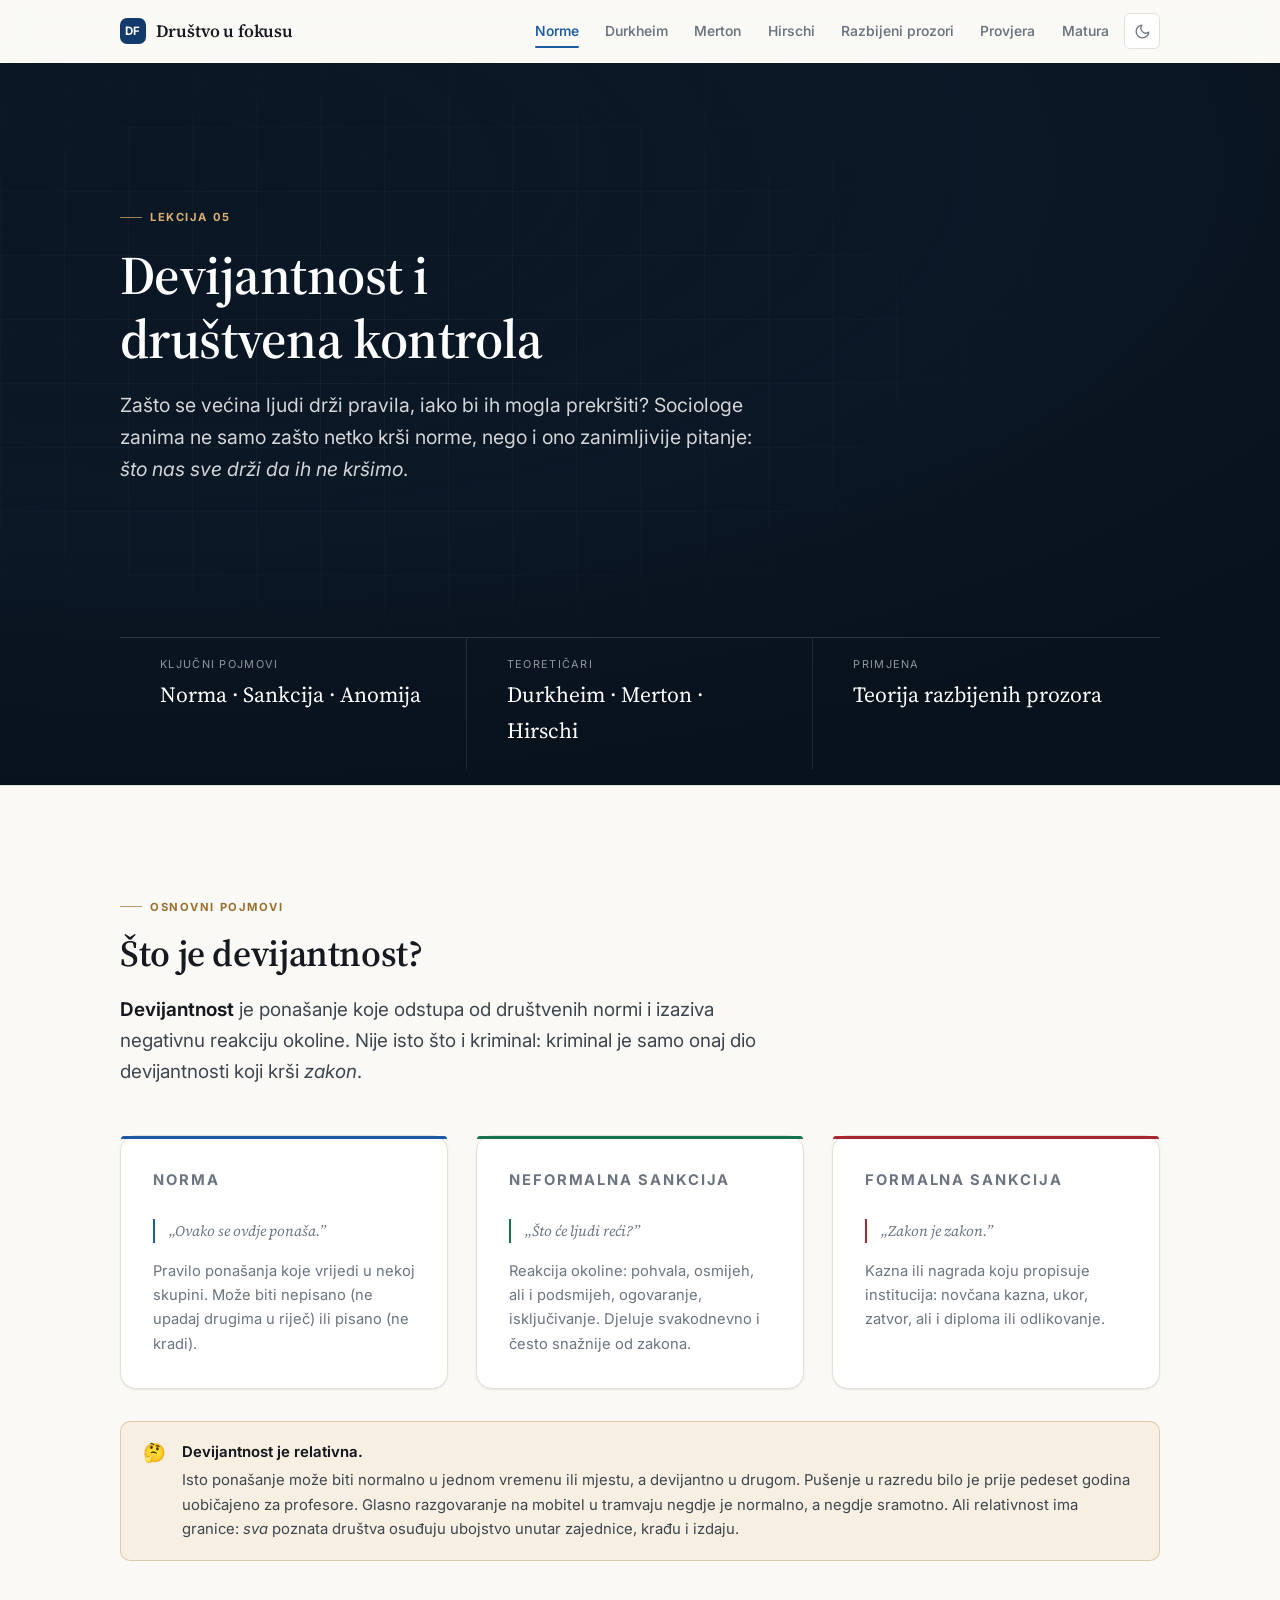
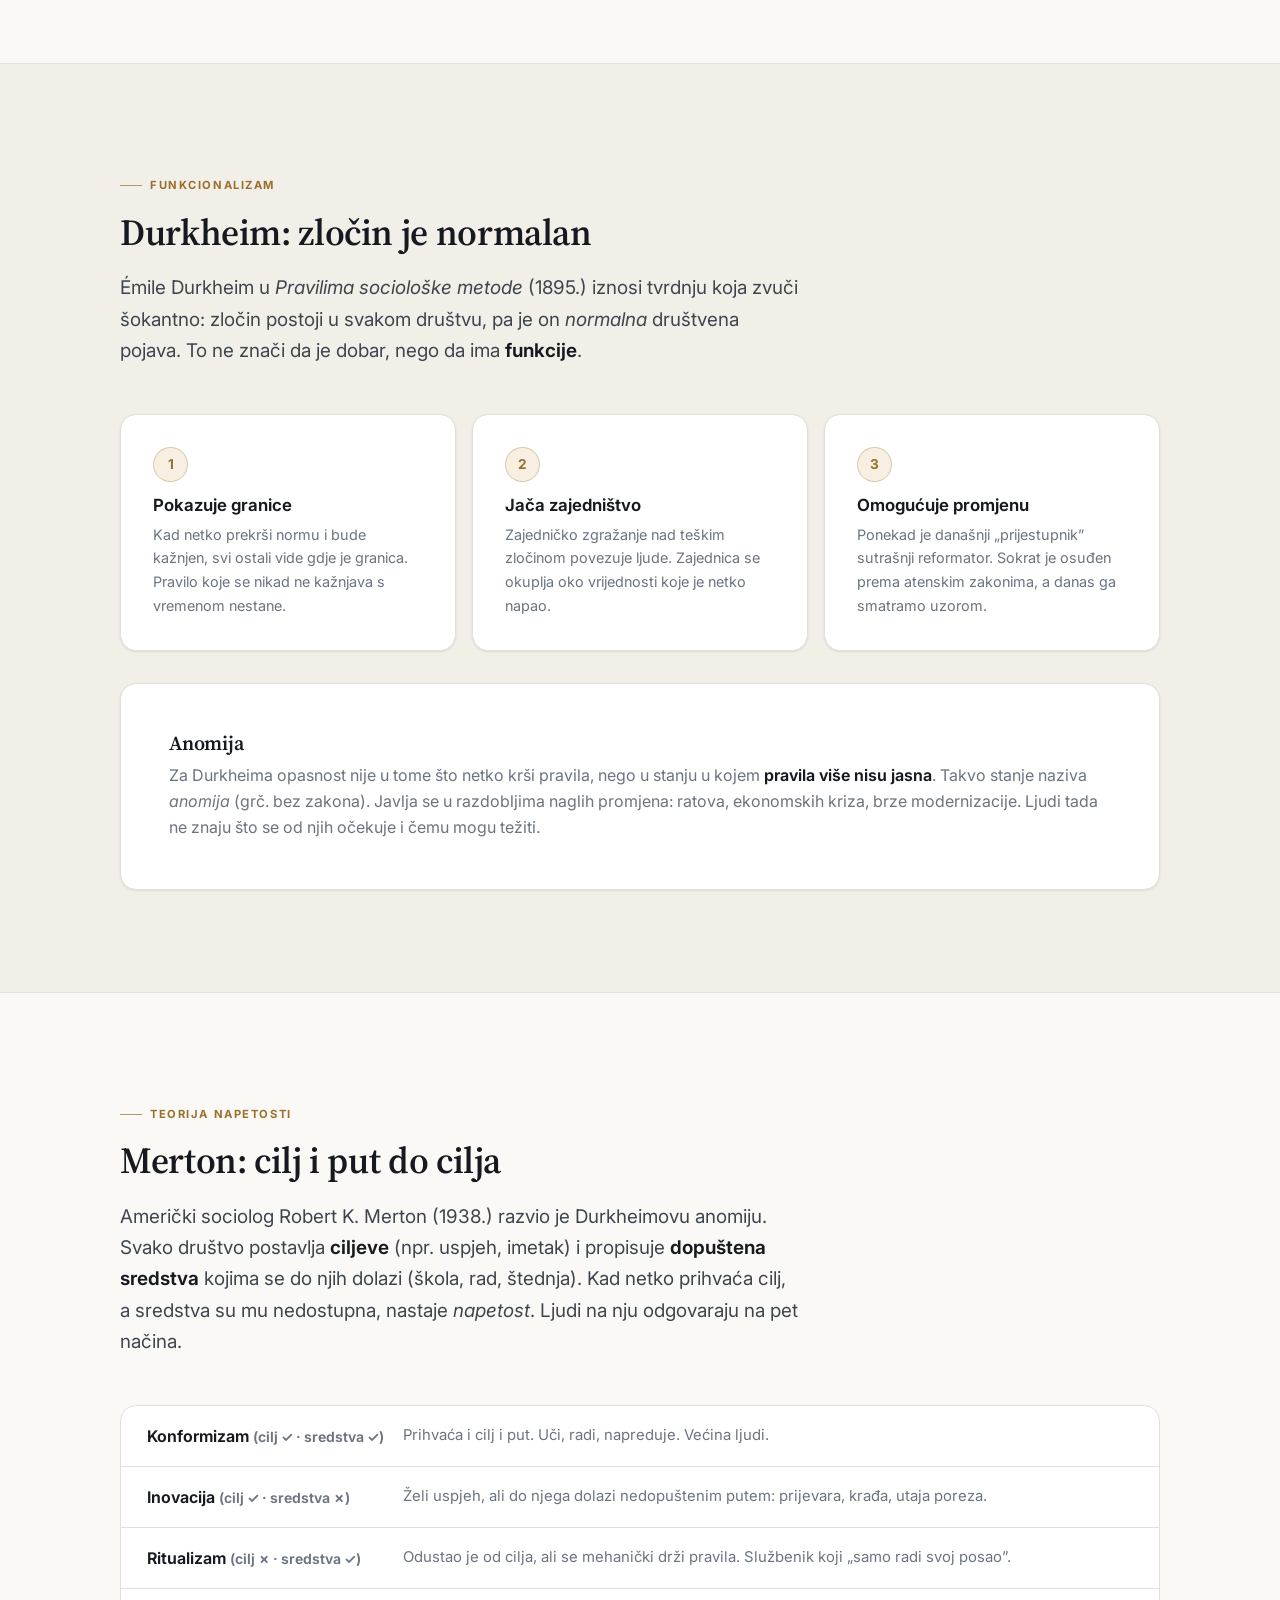
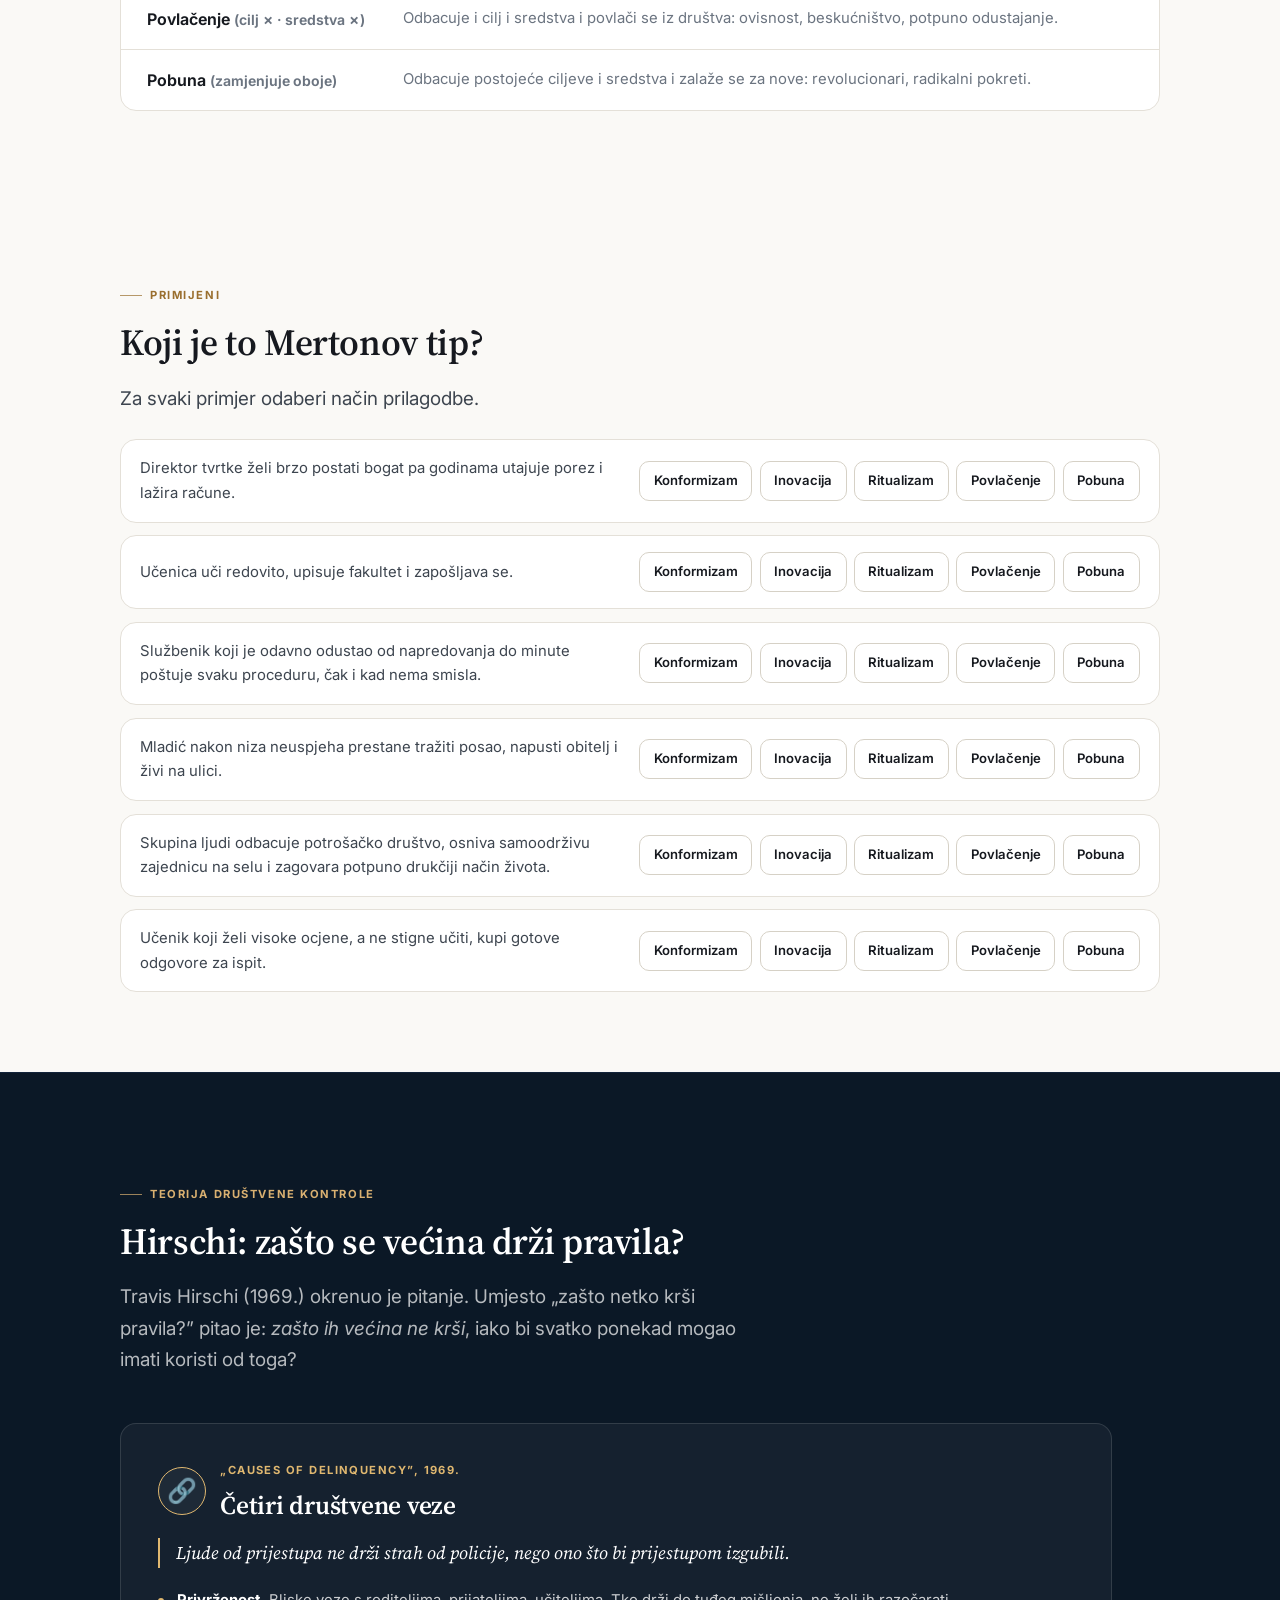
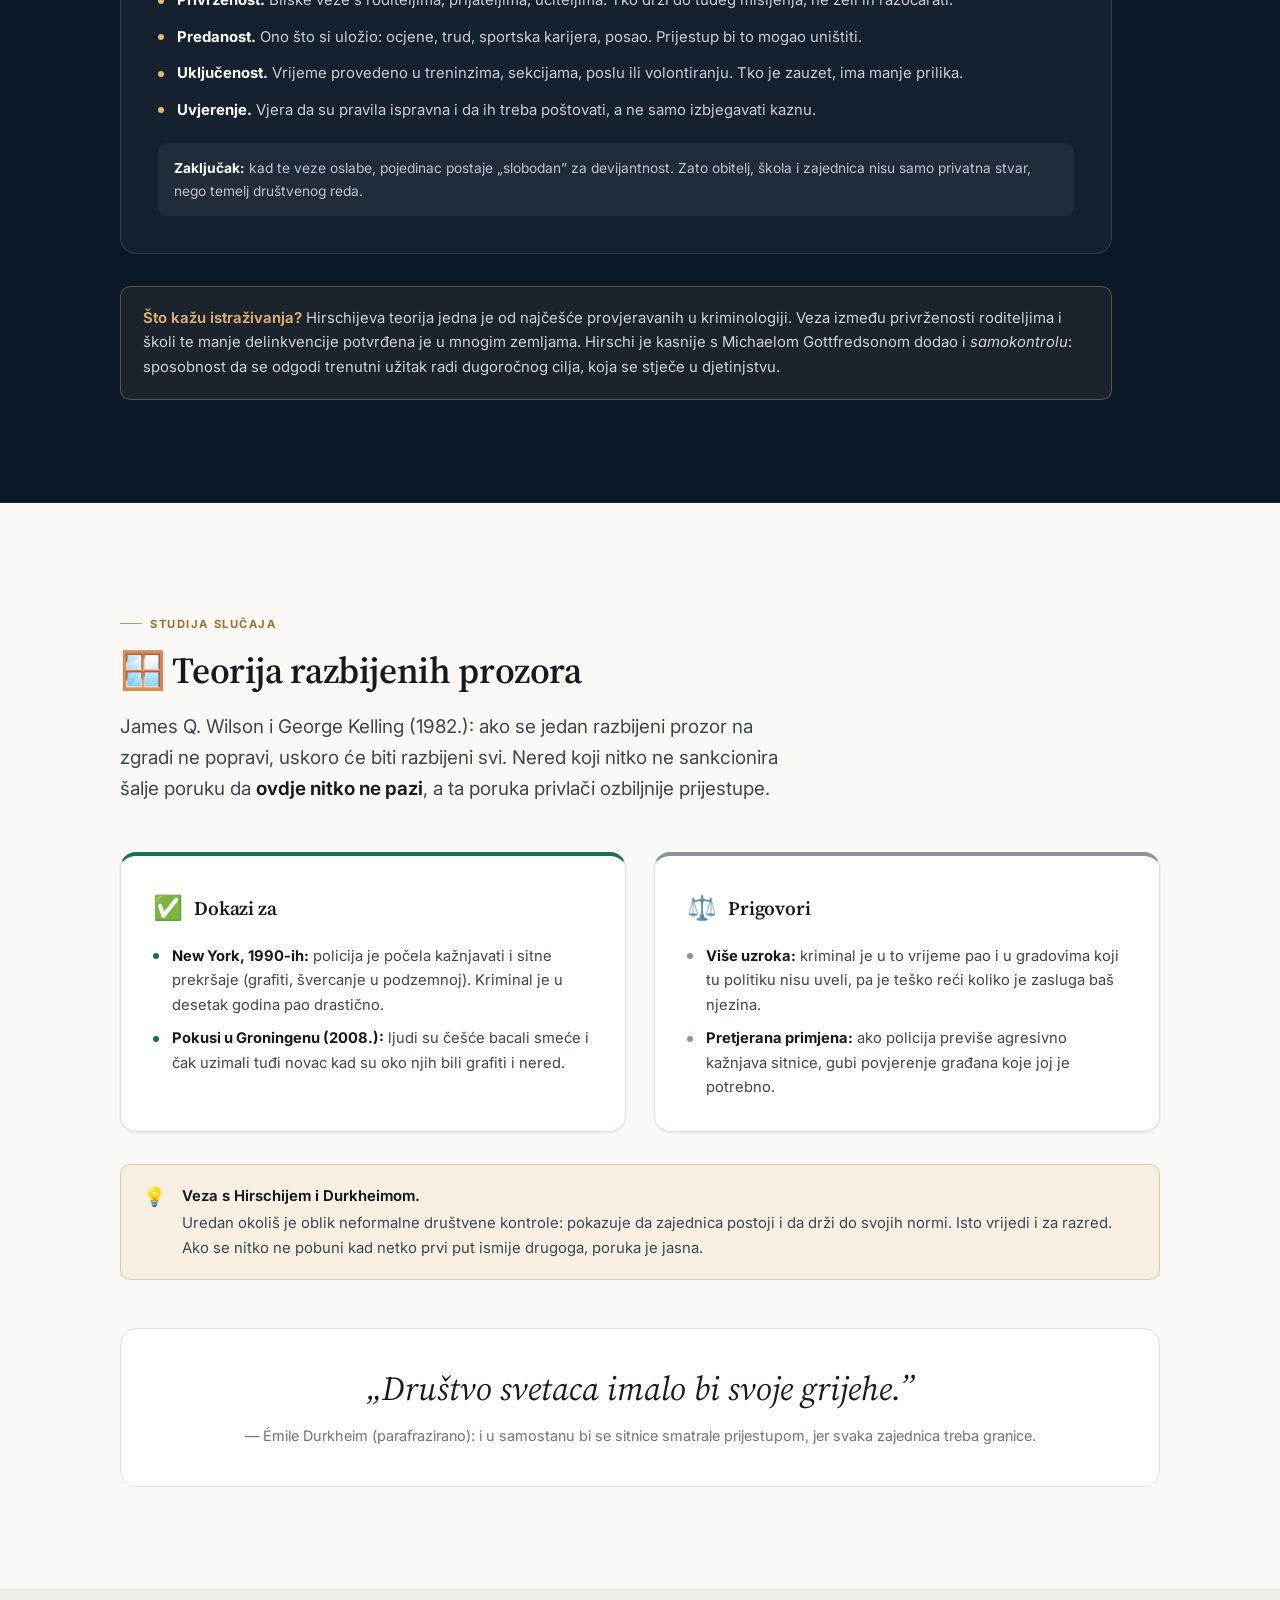
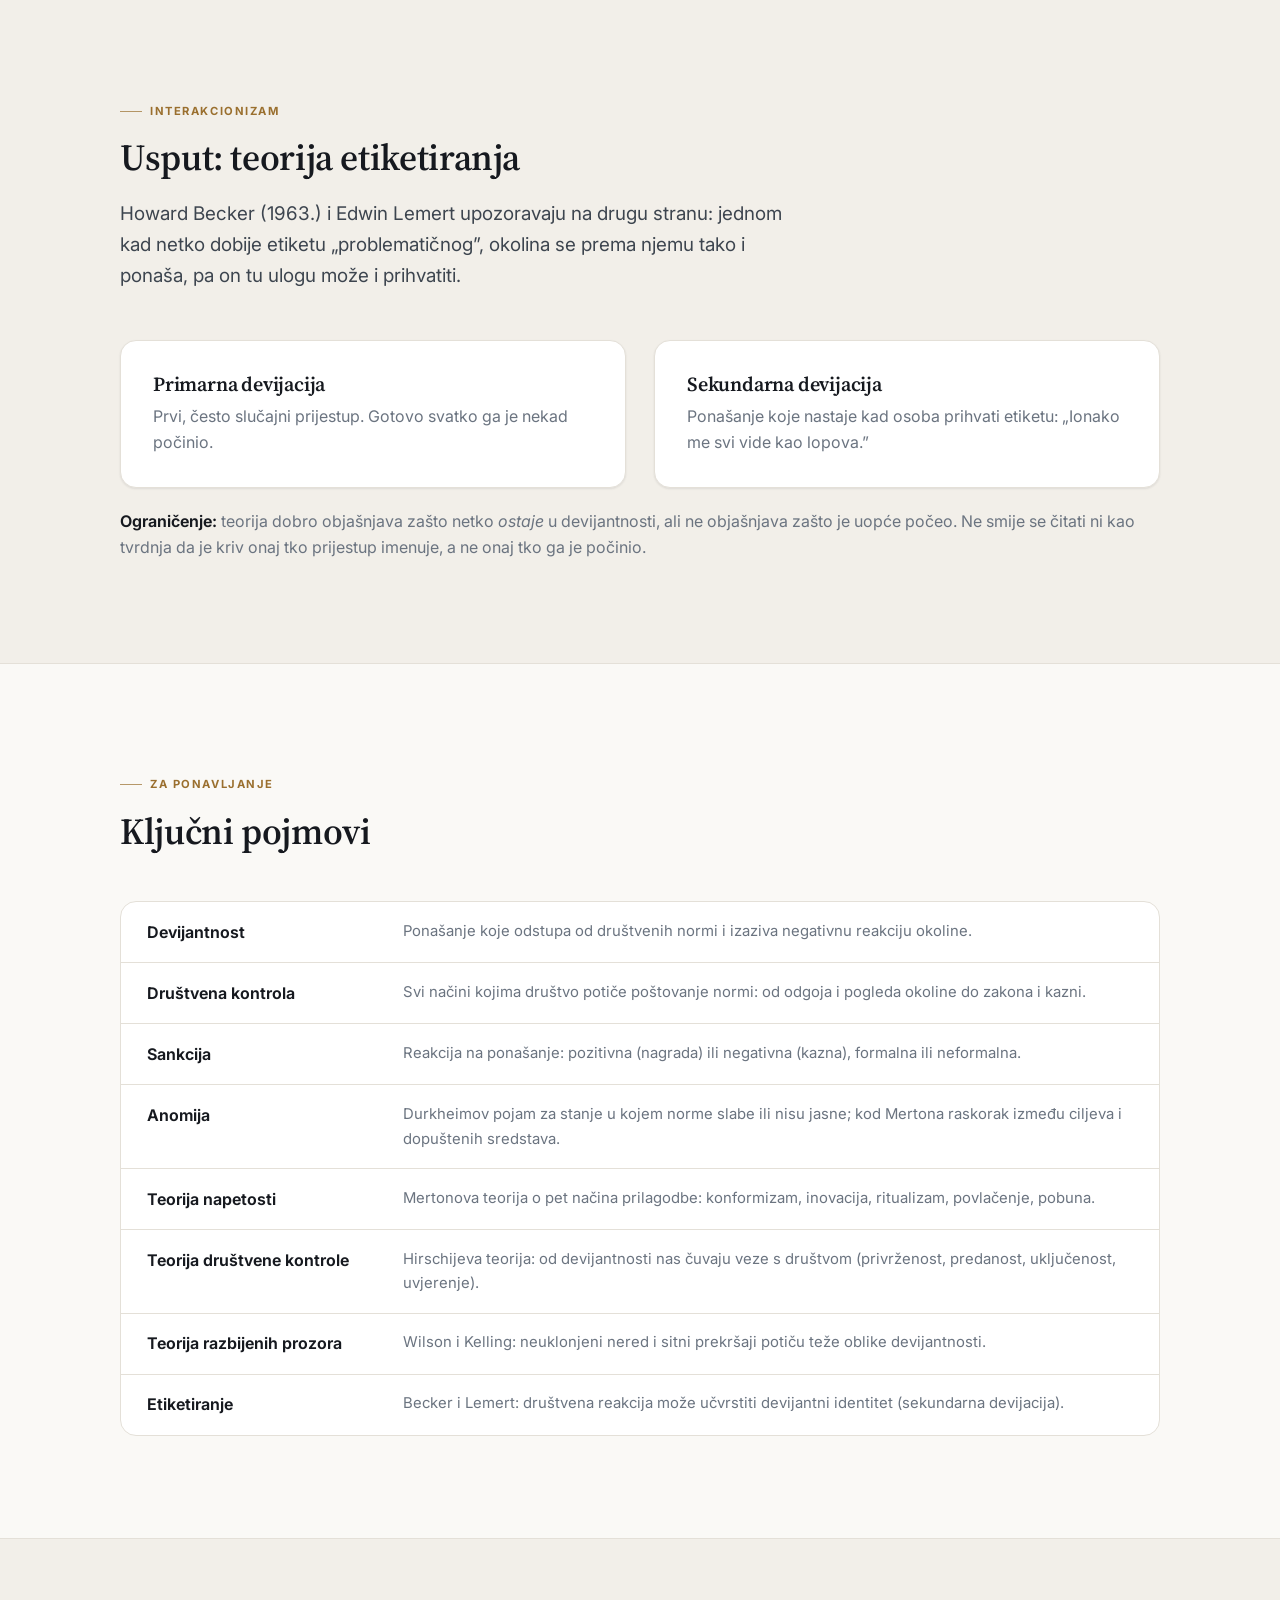
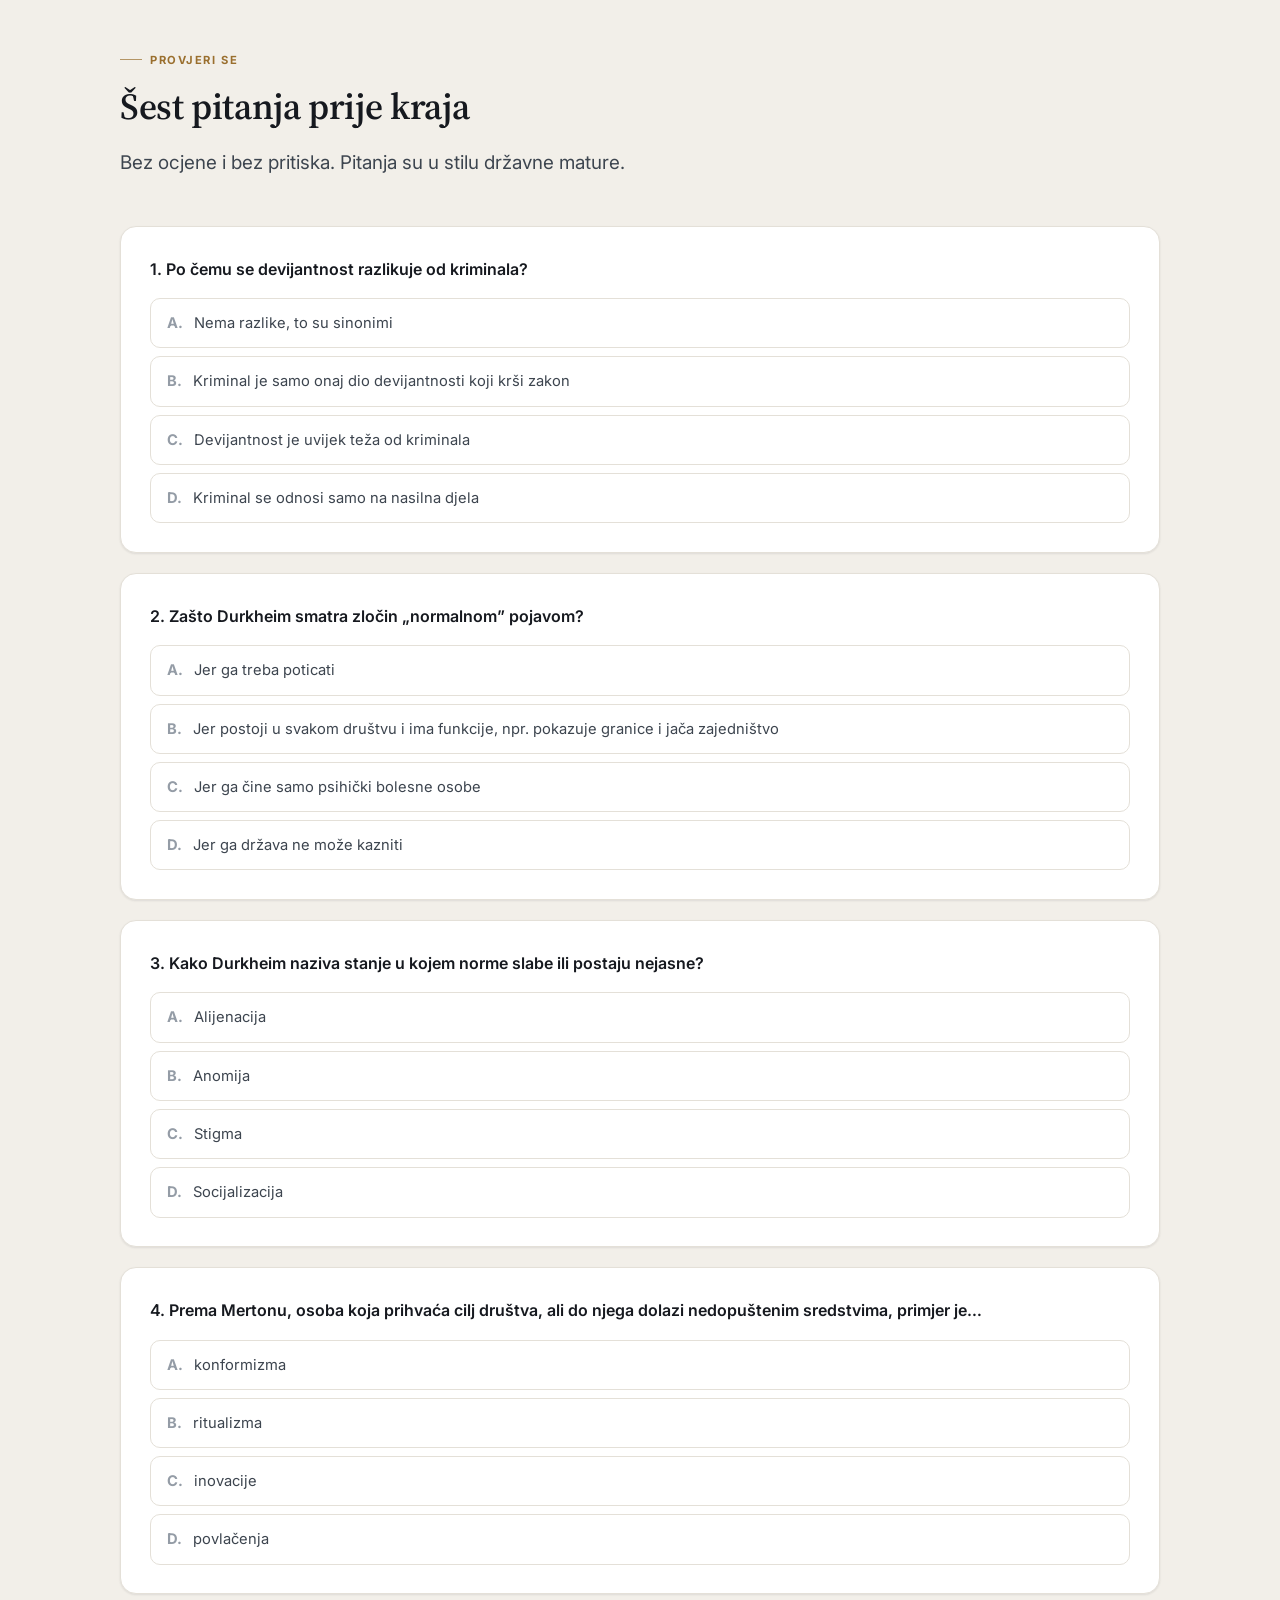
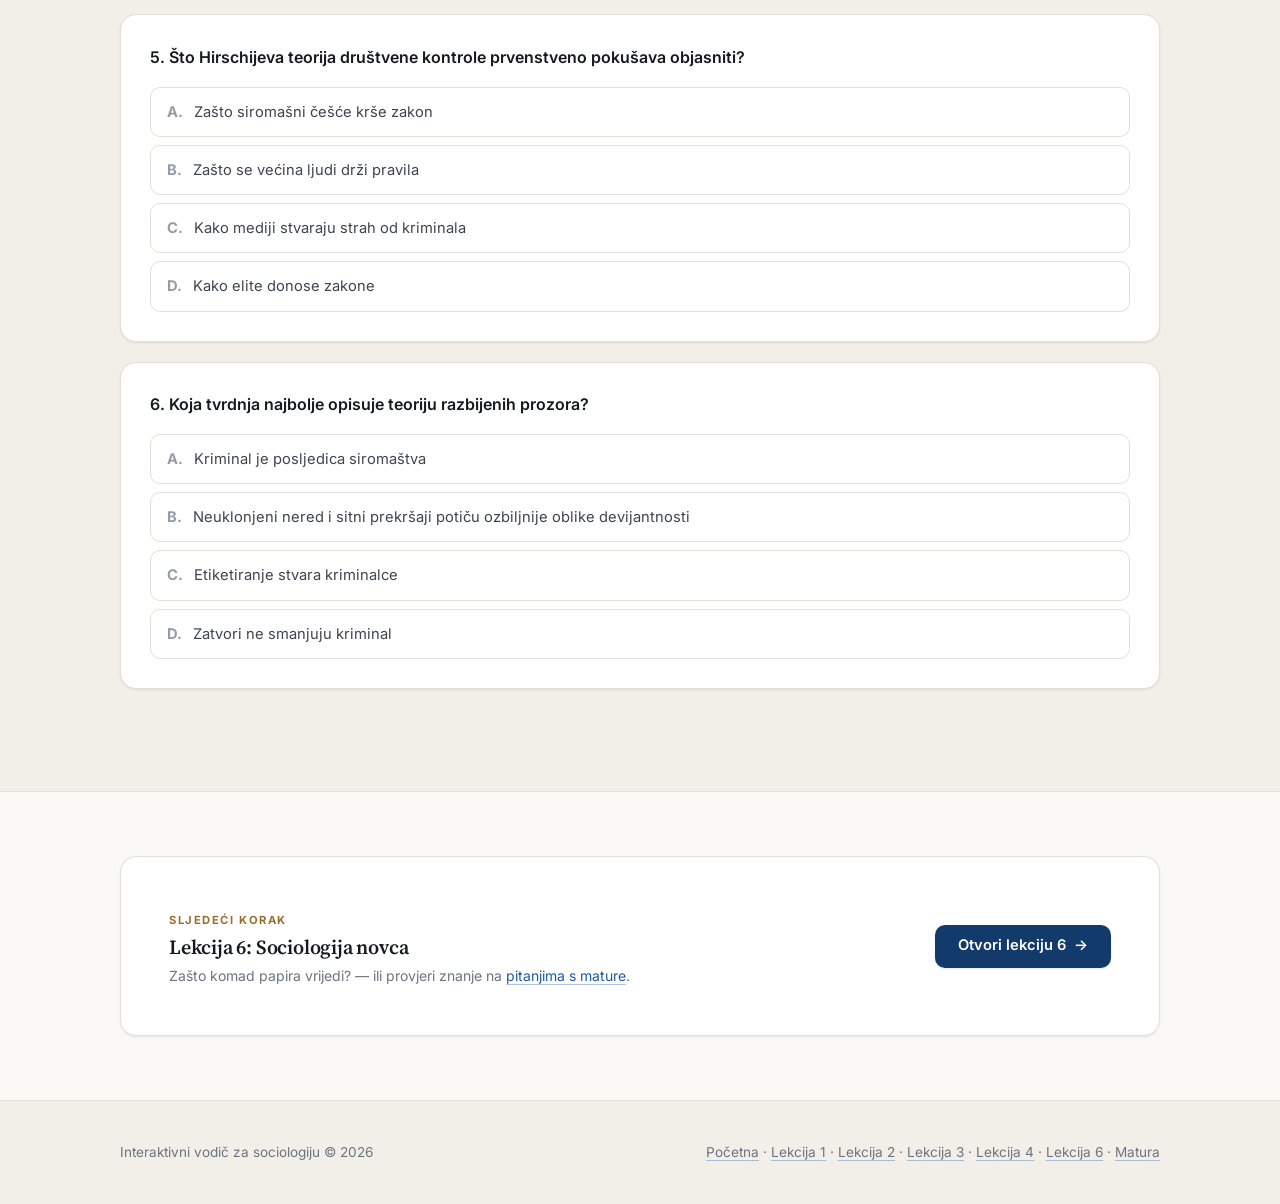
<file: sociologija5devijantnost.html>
<!DOCTYPE html>
<html lang="hr" data-theme="light">
<head>
<meta charset="UTF-8">
<meta name="viewport" content="width=device-width, initial-scale=1">
<title>Lekcija 5: Devijantnost i društvena kontrola — Društvo u fokusu</title>
<meta name="description" content="Zašto se većina ljudi drži pravila? Devijantnost i društvena kontrola: norme i sankcije, Durkheimova anomija, Mertonova teorija napetosti, Hirschijeve društvene veze i teorija razbijenih prozora.">
<meta name="theme-color" content="#0b1826">
<link rel="preconnect" href="https://fonts.googleapis.com">
<link rel="preconnect" href="https://fonts.gstatic.com" crossorigin>
<link href="https://fonts.googleapis.com/css2?family=Inter:wght@400;500;600;700&family=Source+Serif+4:opsz,wght@8..60,400;8..60,600;8..60,700&display=swap" rel="stylesheet">
<link rel="stylesheet" href="assets/style.css">
<script>
  (function () {
    try {
      var t = localStorage.getItem('df-theme');
      if (!t) t = window.matchMedia('(prefers-color-scheme: dark)').matches ? 'dark' : 'light';
      document.documentElement.setAttribute('data-theme', t);
    } catch (e) {}
    document.documentElement.classList.add('js');
  })();
</script>
<style>
  /* --- perspektive na rizik / primjena na AI (ista kartica, dva mjesta) --- */
  .view { position: relative; display: flex; flex-direction: column; }
  .view::before {
    content: ""; position: absolute; inset: 0 auto auto 0;
    width: 100%; height: 3px; border-radius: var(--r-lg) var(--r-lg) 0 0;
    background: var(--accent, var(--brand-2));
  }
  .view__label { font-size: .7rem; letter-spacing: .13em; text-transform: uppercase; font-weight: 700; color: var(--accent, var(--brand-2)); }
  .view__quote {
    font-family: var(--serif); font-size: 1.1rem; font-style: italic; color: var(--ink);
    padding-left: .9rem; border-left: 2px solid var(--accent, var(--brand-2));
    margin: .7rem 0 1rem;
  }
  .view p { font-size: .92rem; color: var(--muted); }
  .view__key { margin-top: auto; padding-top: .9rem; border-top: 1px dashed var(--line-2); font-size: .85rem; color: var(--ink-2); }
  .view__key b { color: var(--accent, var(--brand-2)); }

  /* --- pauk vs. komarac: usporedne kartice --- */
  .compare__head { display: flex; align-items: center; gap: .9rem; margin-bottom: .3rem; }
  .compare__icon {
    width: 3rem; height: 3rem; flex: none; display: grid; place-items: center; font-size: 1.6rem;
    border-radius: 50%; border: 1px solid var(--line-2); background: var(--surface-2);
  }
  .compare h3 { margin: 0; font-size: 1.4rem; }
  .compare__label { font-size: .7rem; letter-spacing: .13em; text-transform: uppercase; font-weight: 700; color: var(--accent); }
  .facts { display: grid; gap: 0; border: 1px solid var(--line); border-radius: var(--r-md); background: var(--surface-2); overflow: hidden; margin: 1.1rem 0; }
  .fact { display: grid; grid-template-columns: 9rem 1fr; gap: 1rem; padding: .85rem 1.1rem; border-bottom: 1px solid var(--line); }
  .fact:last-child { border-bottom: 0; }
  @media (max-width: 520px) { .fact { grid-template-columns: 1fr; gap: .15rem; } }
  .fact dt { font-size: .68rem; letter-spacing: .1em; text-transform: uppercase; color: var(--accent); font-weight: 700; padding-top: .15rem; }
  .fact dd { margin: 0; font-size: .9rem; color: var(--ink-2); }
  .compare__note { font-size: .86rem; color: var(--muted); margin: 0; padding-top: .9rem; border-top: 1px dashed var(--line-2); }

  /* --- igra: koja perspektiva? --- */
  .sort { display: grid; gap: .8rem; }
  .sort__item { display: grid; grid-template-columns: 1fr auto; gap: 1rem; align-items: center; padding: 1rem 1.2rem; }
  @media (max-width: 720px) { .sort__item { grid-template-columns: 1fr; } }
  .sort__text { font-size: .93rem; color: var(--ink-2); margin: 0; }
  .sort__btns { display: flex; flex-wrap: wrap; gap: .45rem; }
  .sort__btn {
    display: inline-flex; align-items: center; gap: .4rem;
    padding: .5rem .85rem; border-radius: var(--r-md);
    border: 1px solid var(--line-2); background: var(--surface); color: var(--ink);
    font: inherit; font-size: .82rem; font-weight: 600; cursor: pointer;
    transition: border-color .18s, background .18s, color .18s;
  }
  .sort__btn:hover:not(:disabled) { border-color: var(--brand-2); }
  .sort__btn:disabled { cursor: default; }
  .sort__btn.is-right { border-color: var(--ok); background: var(--ok-soft); color: var(--ok); }
  .sort__btn.is-wrong { border-color: var(--bad); background: var(--bad-soft); color: var(--bad); }
  .sort__why { grid-column: 1 / -1; font-size: .86rem; color: var(--muted); margin: 0; }
  .sort__why[hidden] { display: none; }
  .sort__tally { font-size: .85rem; color: var(--muted); margin-top: 1rem; }

  /* --- Beck: tri koraka --- */
  .theorist-intro { display: flex; align-items: center; gap: 1rem; margin-bottom: clamp(1.5rem, 3vw, 2.2rem); }
  .theorist-intro__icon {
    width: 3.4rem; height: 3.4rem; flex: none; display: grid; place-items: center; font-size: 1.7rem;
    border-radius: 50%; border: 1px solid var(--line-2); background: var(--surface);
  }
  .theorist-intro h3 { margin: 0 0 .15rem; font-size: 1.3rem; }
  .theorist-intro__sub { font-size: .82rem; color: var(--muted); }
  .theorist-intro__badge { margin-left: auto; }

  .cycle { display: grid; gap: 1rem; grid-template-columns: repeat(auto-fit, minmax(min(100%, 220px), 1fr)); }
  .cycle__step { position: relative; display: flex; flex-direction: column; }
  .cycle__n {
    width: 2.2rem; height: 2.2rem; display: grid; place-items: center; border-radius: 50%;
    background: var(--gold-soft); color: var(--gold); font-weight: 700; font-size: .85rem;
    border: 1px solid color-mix(in srgb, var(--gold) 30%, transparent); margin-bottom: .9rem;
  }
  .cycle__step h4 { font-size: 1.05rem; margin-bottom: .4rem; }
  .cycle__step p { font-size: .9rem; color: var(--muted); margin: 0; }

  /* --- Furedi: tamni odjeljak --- */
  .dark-band { background: #0b1826; color: rgba(255,255,255,.82); border-block: 1px solid #12233a; }
  .dark-band h2 { color: #fff; }
  .dark-band .kicker { color: #d9b071; }
  .dark-band .lede { color: rgba(255,255,255,.7); }
  .beast {
    background: rgba(255,255,255,.045);
    border: 1px solid rgba(255,255,255,.12);
    border-radius: var(--r-lg);
    padding: clamp(1.5rem, 3.5vw, 2.3rem);
    max-width: 62rem;
  }
  .beast__head { display: flex; align-items: center; gap: .9rem; margin-bottom: .4rem; }
  .beast__icon {
    width: 3rem; height: 3rem; flex: none; display: grid; place-items: center; font-size: 1.5rem;
    border-radius: 50%; border: 1px solid var(--accent); background: rgba(255,255,255,.04);
  }
  .beast h3 { color: #fff; font-size: 1.6rem; margin: 0; }
  .beast__label { font-size: .7rem; letter-spacing: .13em; text-transform: uppercase; font-weight: 700; color: var(--accent); }
  .beast__quote {
    font-family: var(--serif); font-size: 1.12rem; font-style: italic; color: #fff;
    padding-left: 1rem; border-left: 2px solid var(--accent); margin: 1.1rem 0 1.3rem;
  }
  .beast ul { margin: 0; padding: 0; list-style: none; display: grid; gap: .75rem; }
  .beast li { position: relative; padding-left: 1.2rem; font-size: .93rem; color: rgba(255,255,255,.78); }
  .beast li::before { content: ""; position: absolute; left: 0; top: .62em; width: 6px; height: 6px; border-radius: 50%; background: var(--accent); }
  .beast li b { color: #fff; }
  .band-note {
    margin-top: clamp(1.5rem, 3vw, 2rem);
    padding: 1.2rem 1.4rem; border-radius: var(--r-md);
    border: 1px solid rgba(217,176,113,.35); background: rgba(217,176,113,.08);
    color: rgba(255,255,255,.8); font-size: .93rem; max-width: 62rem;
  }
  .band-note strong { color: #d9b071; }

  /* --- jaz: percipirano vs. stvarno --- */
  .gap { display: grid; gap: 1rem; }
  .gap__legend { display: flex; flex-wrap: wrap; gap: .5rem 1.4rem; font-size: .82rem; color: var(--muted); margin-bottom: 1.3rem; }
  .gap__legend span { display: inline-flex; align-items: center; gap: .45rem; }
  .gap__legend i { width: 10px; height: 10px; border-radius: 50%; display: inline-block; }
  .gap__row { padding: 1.1rem 1.3rem; display: grid; gap: .65rem; }
  .gap__head { display: flex; align-items: baseline; gap: .6rem; font-weight: 650; color: var(--ink); font-size: .95rem; }
  .gap__bars { display: grid; gap: .5rem; }
  .gap__bar { display: grid; grid-template-columns: 6.5rem 1fr 3.2rem; align-items: center; gap: .7rem; }
  .gap__bar-label { font-size: .76rem; letter-spacing: .04em; text-transform: uppercase; font-weight: 700; color: var(--faint); }
  .gap__track { height: 9px; border-radius: 999px; background: var(--surface-2); border: 1px solid var(--line); overflow: hidden; }
  .gap__fill { display: block; height: 100%; border-radius: 999px; }
  .gap__fill--perceived { background: var(--gold); }
  .gap__fill--real { background: var(--brand-2); }
  .gap__val { font-size: .82rem; font-weight: 650; color: var(--ink-2); text-align: right; font-variant-numeric: tabular-nums; }

  /* --- studija slučaja: brojke i razlozi --- */
  .stats { display: grid; gap: 1rem; grid-template-columns: repeat(auto-fit, minmax(min(100%, 230px), 1fr)); }
  .stat { text-align: center; border-top: 4px solid var(--accent); }
  .stat__icon { font-size: 1.7rem; }
  .stat__num { font-family: var(--serif); font-size: clamp(2rem, 1.6rem + 1.2vw, 2.6rem); color: var(--ink); margin: .5rem 0 .2rem; line-height: 1; }
  .stat__label { font-weight: 650; color: var(--ink-2); font-size: .9rem; }
  .stat__sub { font-size: .82rem; color: var(--muted); margin-top: .4rem; }

  .why { border-top: 4px solid var(--accent); }
  .why__head { display: flex; align-items: center; gap: .7rem; margin-bottom: 1rem; }
  .why__icon { font-size: 1.5rem; }
  .why h3 { margin: 0; font-size: 1.2rem; }
  .why ul { list-style: none; margin: 0; padding: 0; display: grid; gap: .6rem; }
  .why li { position: relative; padding-left: 1.2rem; font-size: .92rem; color: var(--ink-2); }
  .why li::before { content: ""; position: absolute; left: 0; top: .62em; width: 6px; height: 6px; border-radius: 50%; background: var(--accent); }
  .why li b { color: var(--ink); }

  .quote {
    margin: clamp(2rem, 4vw, 3rem) 0 0; padding: clamp(1.5rem, 4vw, 2.4rem);
    border-radius: var(--r-lg); background: var(--surface); border: 1px solid var(--line);
    text-align: center;
  }
  .quote blockquote { margin: 0; font-family: var(--serif); font-size: clamp(1.4rem, 1.1rem + 1.4vw, 2.1rem); font-style: italic; color: var(--ink); line-height: 1.3; }
  .quote figcaption { margin-top: .8rem; font-size: .9rem; color: var(--muted); }

  /* --- pojmovnik --- */
  .glossary { display: grid; gap: 0; border: 1px solid var(--line); border-radius: var(--r-lg); overflow: hidden; background: var(--surface); }
  .glossary__row {
    display: grid; grid-template-columns: minmax(150px, 15rem) 1fr; gap: 1rem;
    padding: 1.05rem clamp(1.1rem, 3vw, 1.6rem); border-bottom: 1px solid var(--line);
  }
  .glossary__row:last-child { border-bottom: 0; }
  @media (max-width: 640px) { .glossary__row { grid-template-columns: 1fr; gap: .25rem; } }
  .glossary__term { font-weight: 650; color: var(--ink); }
  .glossary__def { color: var(--muted); font-size: .93rem; }

  /* --- provjera znanja --- */
  .check { display: grid; gap: 1.25rem; }
  .check__q { padding: clamp(1.3rem, 3vw, 1.8rem); }
  .check__q > p:first-child { font-weight: 600; color: var(--ink); margin-bottom: 1rem; }
  .check__opts { display: grid; gap: .5rem; }
  .check__opt {
    display: flex; align-items: flex-start; gap: .7rem; width: 100%; text-align: left;
    padding: .75rem 1rem; border: 1px solid var(--line); border-radius: var(--r-md);
    background: var(--surface); color: var(--ink-2);
    font: inherit; font-size: .92rem; cursor: pointer;
    transition: border-color .18s, background .18s, color .18s;
  }
  .check__opt:hover:not(:disabled) { border-color: var(--brand-2); background: var(--surface-2); }
  .check__opt:disabled { cursor: default; }
  .check__opt .k { font-weight: 700; color: var(--faint); flex: none; }
  .check__opt.is-right { border-color: var(--ok); background: var(--ok-soft); color: var(--ok); }
  .check__opt.is-right .k { color: var(--ok); }
  .check__opt.is-wrong { border-color: var(--bad); background: var(--bad-soft); color: var(--bad); }
  .check__opt.is-wrong .k { color: var(--bad); }
  .check__why { margin-top: 1rem; font-size: .9rem; }
  .check__why[hidden] { display: none; }
  .check__score { display: flex; align-items: center; justify-content: space-between; gap: 1rem; flex-wrap: wrap; }
  .check__score[hidden] { display: none; }

  .next-up { display: flex; flex-wrap: wrap; align-items: center; justify-content: space-between; gap: 1.5rem; }

  /* --- Hirschi: zaključak --- */
  .beast__res { margin-top: 1.3rem; padding: .85rem 1rem; border-radius: var(--r-md); background: rgba(255,255,255,.05); font-size: .86rem; color: rgba(255,255,255,.72); }
  .beast__res b { color: #fff; }
</style>
</head>
<body>

<a class="skip-link" href="#uvod">Prijeđi na sadržaj</a>

<div class="progress-rail" aria-hidden="true"><div class="progress-rail__bar"></div></div>

<nav class="nav">
  <div class="wrap nav__inner">
    <a class="brand" href="index.html">
      <span class="brand__mark" aria-hidden="true">DF</span>
      Društvo u fokusu
    </a>
    <div class="nav__links">
      <span class="nav__links nav__links--sections">
        <a class="nav__link" data-spy href="#norme">Norme</a>
        <a class="nav__link" data-spy href="#durkheim">Durkheim</a>
        <a class="nav__link" data-spy href="#merton">Merton</a>
        <a class="nav__link" data-spy href="#hirschi">Hirschi</a>
        <a class="nav__link" data-spy href="#prozori">Razbijeni prozori</a>
        <a class="nav__link" data-spy href="#provjera">Provjera</a>
      </span>
      <a class="nav__link" href="maturakviz.html">Matura</a>
      <button class="icon-btn" type="button" data-theme-toggle aria-label="Promijeni temu">
        <svg class="i-moon" viewBox="0 0 24 24" fill="none" stroke="currentColor" stroke-width="1.8" stroke-linecap="round" stroke-linejoin="round" aria-hidden="true"><path d="M21 12.8A9 9 0 1111.2 3a7 7 0 009.8 9.8z"/></svg>
        <svg class="i-sun" viewBox="0 0 24 24" fill="none" stroke="currentColor" stroke-width="1.8" stroke-linecap="round" stroke-linejoin="round" aria-hidden="true"><circle cx="12" cy="12" r="4"/><path d="M12 2v2M12 20v2M4.9 4.9l1.4 1.4M17.7 17.7l1.4 1.4M2 12h2M20 12h2M4.9 19.1l1.4-1.4M17.7 6.3l1.4-1.4"/></svg>
      </button>
    </div>
  </div>
</nav>

<main>

  <header class="hero" id="uvod">
    <div class="hero__veil" aria-hidden="true"></div>
    <div class="hero__grid" aria-hidden="true"></div>

    <div class="wrap">
      <div class="hero__inner">
        <p class="kicker">Lekcija 05</p>
        <h1>Devijantnost i društvena kontrola</h1>
        <p class="hero__lede">
          Zašto se većina ljudi drži pravila, iako bi ih mogla prekršiti? Sociologe
          zanima ne samo zašto netko krši norme, nego i ono zanimljivije pitanje:
          <em>što nas sve drži da ih ne kršimo</em>.
        </p>
      </div>
    </div>

    <div class="wrap">
      <dl class="hero__meta">
        <div><dt>Ključni pojmovi</dt><dd>Norma · Sankcija · Anomija</dd></div>
        <div><dt>Teoretičari</dt><dd>Durkheim · Merton · Hirschi</dd></div>
        <div><dt>Primjena</dt><dd>Teorija razbijenih prozora</dd></div>
      </dl>
    </div>
  </header>

  <!-- 1. NORME I SANKCIJE ------------------------------------------------- -->
  <section class="section" id="norme">
    <div class="wrap">
      <div class="section-head reveal">
        <p class="kicker">Osnovni pojmovi</p>
        <h2>Što je devijantnost?</h2>
        <p class="lede">
          <strong>Devijantnost</strong> je ponašanje koje odstupa od društvenih normi i
          izaziva negativnu reakciju okoline. Nije isto što i kriminal: kriminal je samo onaj
          dio devijantnosti koji krši <em>zakon</em>.
        </p>
      </div>

      <div class="grid grid--3">
        <article class="card view reveal" style="--accent:#1c5aa3">
          <p class="view__label">Norma</p>
          <p class="view__quote">„Ovako se ovdje ponaša.”</p>
          <p>Pravilo ponašanja koje vrijedi u nekoj skupini. Može biti nepisano (ne upadaj
          drugima u riječ) ili pisano (ne kradi).</p>
        </article>
        <article class="card view reveal" style="--accent:#15734f">
          <p class="view__label">Neformalna sankcija</p>
          <p class="view__quote">„Što će ljudi reći?”</p>
          <p>Reakcija okoline: pohvala, osmijeh, ali i podsmijeh, ogovaranje, isključivanje.
          Djeluje svakodnevno i često snažnije od zakona.</p>
        </article>
        <article class="card view reveal" style="--accent:#a8272f">
          <p class="view__label">Formalna sankcija</p>
          <p class="view__quote">„Zakon je zakon.”</p>
          <p>Kazna ili nagrada koju propisuje institucija: novčana kazna, ukor, zatvor,
          ali i diploma ili odlikovanje.</p>
        </article>
      </div>

      <div class="callout callout--gold reveal" style="margin-top:clamp(1.5rem, 3vw, 2rem)">
        <span class="callout__icon" aria-hidden="true">🤔</span>
        <p>
          <strong>Devijantnost je relativna.</strong>
          Isto ponašanje može biti normalno u jednom vremenu ili mjestu, a devijantno u drugom.
          Pušenje u razredu bilo je prije pedeset godina uobičajeno za profesore. Glasno
          razgovaranje na mobitel u tramvaju negdje je normalno, a negdje sramotno.
          Ali relativnost ima granice: <em>sva</em> poznata društva osuđuju ubojstvo
          unutar zajednice, krađu i izdaju.
        </p>
      </div>
    </div>
  </section>

  <!-- 2. DURKHEIM ---------------------------------------------------------- -->
  <section class="section section--alt" id="durkheim">
    <div class="wrap">
      <div class="section-head reveal">
        <p class="kicker">Funkcionalizam</p>
        <h2>Durkheim: zločin je normalan</h2>
        <p class="lede">
          Émile Durkheim u <em>Pravilima sociološke metode</em> (1895.) iznosi tvrdnju koja
          zvuči šokantno: zločin postoji u svakom društvu, pa je on <em>normalna</em> društvena
          pojava. To ne znači da je dobar, nego da ima <strong>funkcije</strong>.
        </p>
      </div>

      <div class="cycle reveal">
        <div class="card cycle__step">
          <span class="cycle__n">1</span>
          <h4>Pokazuje granice</h4>
          <p>Kad netko prekrši normu i bude kažnjen, svi ostali vide gdje je granica.
          Pravilo koje se nikad ne kažnjava s vremenom nestane.</p>
        </div>
        <div class="card cycle__step">
          <span class="cycle__n">2</span>
          <h4>Jača zajedništvo</h4>
          <p>Zajedničko zgražanje nad teškim zločinom povezuje ljude. Zajednica se
          okuplja oko vrijednosti koje je netko napao.</p>
        </div>
        <div class="card cycle__step">
          <span class="cycle__n">3</span>
          <h4>Omogućuje promjenu</h4>
          <p>Ponekad je današnji „prijestupnik” sutrašnji reformator. Sokrat je osuđen
          prema atenskim zakonima, a danas ga smatramo uzorom.</p>
        </div>
      </div>

      <div class="card card--pad-lg reveal" style="margin-top:clamp(1.5rem, 3vw, 2rem)">
        <h3 style="margin-bottom:.4rem">Anomija</h3>
        <p class="muted" style="margin:0">
          Za Durkheima opasnost nije u tome što netko krši pravila, nego u stanju u kojem
          <strong>pravila više nisu jasna</strong>. Takvo stanje naziva <em>anomija</em>
          (grč. bez zakona). Javlja se u razdobljima naglih promjena: ratova, ekonomskih kriza,
          brze modernizacije. Ljudi tada ne znaju što se od njih očekuje i čemu mogu težiti.
        </p>
      </div>
    </div>
  </section>

  <!-- 3. MERTON ------------------------------------------------------------- -->
  <section class="section" id="merton">
    <div class="wrap">
      <div class="section-head reveal">
        <p class="kicker">Teorija napetosti</p>
        <h2>Merton: cilj i put do cilja</h2>
        <p class="lede">
          Američki sociolog Robert K. Merton (1938.) razvio je Durkheimovu anomiju. Svako društvo
          postavlja <strong>ciljeve</strong> (npr. uspjeh, imetak) i propisuje
          <strong>dopuštena sredstva</strong> kojima se do njih dolazi (škola, rad, štednja).
          Kad netko prihvaća cilj, a sredstva su mu nedostupna, nastaje <em>napetost</em>.
          Ljudi na nju odgovaraju na pet načina.
        </p>
      </div>

      <div class="glossary reveal">
        <div class="glossary__row">
          <div class="glossary__term">Konformizam <span class="muted small">(cilj ✓ · sredstva ✓)</span></div>
          <div class="glossary__def">Prihvaća i cilj i put. Uči, radi, napreduje. Većina ljudi.</div>
        </div>
        <div class="glossary__row">
          <div class="glossary__term">Inovacija <span class="muted small">(cilj ✓ · sredstva ✗)</span></div>
          <div class="glossary__def">Želi uspjeh, ali do njega dolazi nedopuštenim putem: prijevara, krađa, utaja poreza.</div>
        </div>
        <div class="glossary__row">
          <div class="glossary__term">Ritualizam <span class="muted small">(cilj ✗ · sredstva ✓)</span></div>
          <div class="glossary__def">Odustao je od cilja, ali se mehanički drži pravila. Službenik koji „samo radi svoj posao”.</div>
        </div>
        <div class="glossary__row">
          <div class="glossary__term">Povlačenje <span class="muted small">(cilj ✗ · sredstva ✗)</span></div>
          <div class="glossary__def">Odbacuje i cilj i sredstva i povlači se iz društva: ovisnost, beskućništvo, potpuno odustajanje.</div>
        </div>
        <div class="glossary__row">
          <div class="glossary__term">Pobuna <span class="muted small">(zamjenjuje oboje)</span></div>
          <div class="glossary__def">Odbacuje postojeće ciljeve i sredstva i zalaže se za nove: revolucionari, radikalni pokreti.</div>
        </div>
      </div>
    </div>
  </section>

  <!-- 3b. IGRA: MERTON ----------------------------------------------------- -->
  <section class="section section--tight">
    <div class="wrap">
      <div class="section-head reveal" style="margin-bottom:1.6rem">
        <p class="kicker">Primijeni</p>
        <h2>Koji je to Mertonov tip?</h2>
        <p class="lede">Za svaki primjer odaberi način prilagodbe.</p>
      </div>

      <div class="sort" id="sort"></div>
      <p class="sort__tally" id="sortTally" aria-live="polite"></p>
    </div>
  </section>

  <!-- 4. HIRSCHI ------------------------------------------------------------- -->
  <section class="section dark-band" id="hirschi">
    <div class="wrap">
      <div class="section-head reveal" style="max-width:62ch">
        <p class="kicker">Teorija društvene kontrole</p>
        <h2>Hirschi: zašto se većina drži pravila?</h2>
        <p class="lede">
          Travis Hirschi (1969.) okrenuo je pitanje. Umjesto „zašto netko krši pravila?”
          pitao je: <em>zašto ih većina ne krši</em>, iako bi svatko ponekad mogao imati koristi od toga?
        </p>
      </div>

      <article class="beast reveal" style="--accent:#e0b870">
        <div class="beast__head">
          <div class="beast__icon" aria-hidden="true">🔗</div>
          <div>
            <p class="beast__label">„Causes of Delinquency”, 1969.</p>
            <h3>Četiri društvene veze</h3>
          </div>
        </div>
        <p class="beast__quote">Ljude od prijestupa ne drži strah od policije, nego ono što bi prijestupom izgubili.</p>
        <ul>
          <li><b>Privrženost.</b> Bliske veze s roditeljima, prijateljima, učiteljima. Tko drži do tuđeg mišljenja, ne želi ih razočarati.</li>
          <li><b>Predanost.</b> Ono što si uložio: ocjene, trud, sportska karijera, posao. Prijestup bi to mogao uništiti.</li>
          <li><b>Uključenost.</b> Vrijeme provedeno u treninzima, sekcijama, poslu ili volontiranju. Tko je zauzet, ima manje prilika.</li>
          <li><b>Uvjerenje.</b> Vjera da su pravila ispravna i da ih treba poštovati, a ne samo izbjegavati kaznu.</li>
        </ul>
        <p class="beast__res"><b>Zaključak:</b> kad te veze oslabe, pojedinac postaje „slobodan” za devijantnost. Zato obitelj, škola i zajednica nisu samo privatna stvar, nego temelj društvenog reda.</p>
      </article>

      <p class="band-note reveal">
        <strong>Što kažu istraživanja?</strong> Hirschijeva teorija jedna je od najčešće provjeravanih
        u kriminologiji. Veza između privrženosti roditeljima i školi te manje delinkvencije potvrđena je
        u mnogim zemljama. Hirschi je kasnije s Michaelom Gottfredsonom dodao i <em>samokontrolu</em>:
        sposobnost da se odgodi trenutni užitak radi dugoročnog cilja, koja se stječe u djetinjstvu.
      </p>
    </div>
  </section>

  <!-- 5. RAZBIJENI PROZORI -------------------------------------------------- -->
  <section class="section" id="prozori">
    <div class="wrap">
      <div class="section-head reveal">
        <p class="kicker">Studija slučaja</p>
        <h2>🪟 Teorija razbijenih prozora</h2>
        <p class="lede">
          James Q. Wilson i George Kelling (1982.): ako se jedan razbijeni prozor na zgradi ne popravi,
          uskoro će biti razbijeni svi. Nered koji nitko ne sankcionira šalje poruku da
          <strong>ovdje nitko ne pazi</strong>, a ta poruka privlači ozbiljnije prijestupe.
        </p>
      </div>

      <div class="grid grid--2">
        <div class="card why reveal" style="--accent:#15734f">
          <div class="why__head">
            <span class="why__icon" aria-hidden="true">✅</span>
            <h3>Dokazi za</h3>
          </div>
          <ul>
            <li><b>New York, 1990-ih:</b> policija je počela kažnjavati i sitne prekršaje (grafiti, švercanje u podzemnoj). Kriminal je u desetak godina pao drastično.</li>
            <li><b>Pokusi u Groningenu (2008.):</b> ljudi su češće bacali smeće i čak uzimali tuđi novac kad su oko njih bili grafiti i nered.</li>
          </ul>
        </div>
        <div class="card why reveal" style="--accent:#8c949e">
          <div class="why__head">
            <span class="why__icon" aria-hidden="true">⚖️</span>
            <h3>Prigovori</h3>
          </div>
          <ul>
            <li><b>Više uzroka:</b> kriminal je u to vrijeme pao i u gradovima koji tu politiku nisu uveli, pa je teško reći koliko je zasluga baš njezina.</li>
            <li><b>Pretjerana primjena:</b> ako policija previše agresivno kažnjava sitnice, gubi povjerenje građana koje joj je potrebno.</li>
          </ul>
        </div>
      </div>

      <div class="callout callout--gold reveal" style="margin-top:clamp(1.5rem, 3vw, 2rem)">
        <span class="callout__icon" aria-hidden="true">💡</span>
        <p>
          <strong>Veza s Hirschijem i Durkheimom.</strong>
          Uredan okoliš je oblik neformalne društvene kontrole: pokazuje da zajednica postoji i da drži do
          svojih normi. Isto vrijedi i za razred. Ako se nitko ne pobuni kad netko prvi put ismije drugoga,
          poruka je jasna.
        </p>
      </div>

      <figure class="quote reveal">
        <blockquote>„Društvo svetaca imalo bi svoje grijehe.”</blockquote>
        <figcaption>— Émile Durkheim (parafrazirano): i u samostanu bi se sitnice smatrale prijestupom, jer svaka zajednica treba granice.</figcaption>
      </figure>
    </div>
  </section>

  <!-- 6. ETIKETIRANJE (kratko) ------------------------------------------- -->
  <section class="section section--alt">
    <div class="wrap">
      <div class="section-head reveal">
        <p class="kicker">Interakcionizam</p>
        <h2>Usput: teorija etiketiranja</h2>
        <p class="lede">
          Howard Becker (1963.) i Edwin Lemert upozoravaju na drugu stranu: jednom kad netko dobije
          etiketu „problematičnog”, okolina se prema njemu tako i ponaša, pa on tu ulogu
          može i prihvatiti.
        </p>
      </div>

      <div class="grid grid--2">
        <div class="card reveal">
          <h3 style="margin-bottom:.4rem">Primarna devijacija</h3>
          <p class="muted" style="margin:0">Prvi, često slučajni prijestup. Gotovo svatko ga je nekad počinio.</p>
        </div>
        <div class="card reveal">
          <h3 style="margin-bottom:.4rem">Sekundarna devijacija</h3>
          <p class="muted" style="margin:0">Ponašanje koje nastaje kad osoba prihvati etiketu: „Ionako me svi vide kao lopova.”</p>
        </div>
      </div>

      <p class="muted reveal" style="margin-top:1.2rem">
        <strong>Ograničenje:</strong> teorija dobro objašnjava zašto netko <em>ostaje</em> u devijantnosti,
        ali ne objašnjava zašto je uopće počeo. Ne smije se čitati ni kao tvrdnja da je kriv onaj tko
        prijestup imenuje, a ne onaj tko ga je počinio.
      </p>
    </div>
  </section>

  <!-- 7. POJMOVNIK ----------------------------------------------------------- -->
  <section class="section">
    <div class="wrap">
      <div class="section-head reveal">
        <p class="kicker">Za ponavljanje</p>
        <h2>Ključni pojmovi</h2>
      </div>

      <div class="glossary reveal">
        <div class="glossary__row">
          <div class="glossary__term">Devijantnost</div>
          <div class="glossary__def">Ponašanje koje odstupa od društvenih normi i izaziva negativnu reakciju okoline.</div>
        </div>
        <div class="glossary__row">
          <div class="glossary__term">Društvena kontrola</div>
          <div class="glossary__def">Svi načini kojima društvo potiče poštovanje normi: od odgoja i pogleda okoline do zakona i kazni.</div>
        </div>
        <div class="glossary__row">
          <div class="glossary__term">Sankcija</div>
          <div class="glossary__def">Reakcija na ponašanje: pozitivna (nagrada) ili negativna (kazna), formalna ili neformalna.</div>
        </div>
        <div class="glossary__row">
          <div class="glossary__term">Anomija</div>
          <div class="glossary__def">Durkheimov pojam za stanje u kojem norme slabe ili nisu jasne; kod Mertona raskorak između ciljeva i dopuštenih sredstava.</div>
        </div>
        <div class="glossary__row">
          <div class="glossary__term">Teorija napetosti</div>
          <div class="glossary__def">Mertonova teorija o pet načina prilagodbe: konformizam, inovacija, ritualizam, povlačenje, pobuna.</div>
        </div>
        <div class="glossary__row">
          <div class="glossary__term">Teorija društvene kontrole</div>
          <div class="glossary__def">Hirschijeva teorija: od devijantnosti nas čuvaju veze s društvom (privrženost, predanost, uključenost, uvjerenje).</div>
        </div>
        <div class="glossary__row">
          <div class="glossary__term">Teorija razbijenih prozora</div>
          <div class="glossary__def">Wilson i Kelling: neuklonjeni nered i sitni prekršaji potiču teže oblike devijantnosti.</div>
        </div>
        <div class="glossary__row">
          <div class="glossary__term">Etiketiranje</div>
          <div class="glossary__def">Becker i Lemert: društvena reakcija može učvrstiti devijantni identitet (sekundarna devijacija).</div>
        </div>
      </div>
    </div>
  </section>

  <!-- 8. PROVJERA ----------------------------------------------------------- -->
  <section class="section section--alt" id="provjera">
    <div class="wrap">
      <div class="section-head reveal">
        <p class="kicker">Provjeri se</p>
        <h2>Šest pitanja prije kraja</h2>
        <p class="lede">Bez ocjene i bez pritiska. Pitanja su u stilu državne mature.</p>
      </div>

      <div class="check" id="check"></div>

      <div class="card check__score reveal is-in" id="score" style="margin-top:1.25rem" hidden>
        <div>
          <h3 style="margin-bottom:.2rem">Riješeno</h3>
          <p class="muted small" style="margin:0" id="scoreText">—</p>
        </div>
        <button class="btn btn--ghost btn--sm" type="button" id="resetCheck">Riješi ponovno</button>
      </div>
    </div>
  </section>

  <section class="section section--tight">
    <div class="wrap">
      <div class="card card--pad-lg next-up reveal">
        <div>
          <p class="kicker kicker--plain" style="margin-bottom:.4rem">Sljedeći korak</p>
          <h3 style="margin-bottom:.3rem">Lekcija 6: Sociologija novca</h3>
          <p class="muted small" style="margin:0">Zašto komad papira vrijedi? — ili provjeri znanje na <a href="maturakviz.html">pitanjima s mature</a>.</p>
        </div>
        <a class="btn btn--primary" href="sociologija6novac.html">
          Otvori lekciju 6 <span class="btn__arrow" aria-hidden="true">→</span>
        </a>
      </div>
    </div>
  </section>

</main>

<footer class="footer">
  <div class="wrap footer__inner">
    <p style="margin:0">Interaktivni vodič za sociologiju &copy; 2026</p>
    <p style="margin:0">
      <a href="index.html">Početna</a> ·
      <a href="sociologija1perspektive.html">Lekcija 1</a> ·
      <a href="sociologija2istrazivanje.html">Lekcija 2</a> ·
      <a href="sociologija3elite.html">Lekcija 3</a> ·
      <a href="sociologija4rizik.html">Lekcija 4</a> ·
      <a href="sociologija6novac.html">Lekcija 6</a> ·
      <a href="maturakviz.html">Matura</a>
    </p>
  </div>
</footer>

<script src="assets/app.js"></script>
<script>
(function () {
  'use strict';

  /* --- Koji je to Mertonov tip? ----------------------------------------- */
  var cases = [
    {
      t: 'Direktor tvrtke želi brzo postati bogat pa godinama utajuje porez i lažira račune.',
      a: 'ino',
      why: 'Inovacija: cilj (bogatstvo) je prihvaćen, ali sredstva su nedopuštena. Merton naglašava da je to česta devijantnost i u višim slojevima.'
    },
    {
      t: 'Učenica uči redovito, upisuje fakultet i zapošljava se.',
      a: 'kon',
      why: 'Konformizam: prihvaća i cilj i dopušteni put do njega.'
    },
    {
      t: 'Službenik koji je odavno odustao od napredovanja do minute poštuje svaku proceduru, čak i kad nema smisla.',
      a: 'rit',
      why: 'Ritualizam: cilj je napušten, ali pravila se slijede mehanički, kao ritual.'
    },
    {
      t: 'Mladić nakon niza neuspjeha prestane tražiti posao, napusti obitelj i živi na ulici.',
      a: 'pov',
      why: 'Povlačenje: odbačeni su i cilj i sredstva, osoba se povlači iz društva.'
    },
    {
      t: 'Skupina ljudi odbacuje potrošačko društvo, osniva samoodrživu zajednicu na selu i zagovara potpuno drukčiji način života.',
      a: 'pob',
      why: 'Pobuna: postojeći ciljevi i sredstva zamjenjuju se novima.'
    },
    {
      t: 'Učenik koji želi visoke ocjene, a ne stigne učiti, kupi gotove odgovore za ispit.',
      a: 'ino',
      why: 'Inovacija: cilj (ocjena) prihvaćen, sredstvo (varanje) nedopušteno.'
    }
  ];

  var sortHost = document.getElementById('sort');
  var tally = document.getElementById('sortTally');
  var sortDone = 0, sortRight = 0;
  var CHOICES = [
    { key: 'kon', label: 'Konformizam' },
    { key: 'ino', label: 'Inovacija' },
    { key: 'rit', label: 'Ritualizam' },
    { key: 'pov', label: 'Povlačenje' },
    { key: 'pob', label: 'Pobuna' }
  ];

  cases.forEach(function (c) {
    var item = document.createElement('div');
    item.className = 'card card--flat sort__item';

    var text = document.createElement('p');
    text.className = 'sort__text';
    text.textContent = c.t;

    var btns = document.createElement('div');
    btns.className = 'sort__btns';

    var why = document.createElement('p');
    why.className = 'sort__why';
    why.hidden = true;
    why.textContent = c.why;

    CHOICES.forEach(function (ch) {
      var b = document.createElement('button');
      b.type = 'button';
      b.className = 'sort__btn';
      b.textContent = ch.label;
      b.addEventListener('click', function () {
        Array.prototype.forEach.call(btns.children, function (x, xi) {
          x.disabled = true;
          if (CHOICES[xi].key === c.a) x.classList.add('is-right');
        });
        if (ch.key !== c.a) b.classList.add('is-wrong'); else sortRight++;
        sortDone++;
        why.hidden = false;
        tally.textContent = 'Točno ' + sortRight + ' od ' + sortDone +
          (sortDone === cases.length ? ' — svi primjeri riješeni.' : ' (ukupno ' + cases.length + ').');
      });
      btns.appendChild(b);
    });

    item.appendChild(text);
    item.appendChild(btns);
    item.appendChild(why);
    sortHost.appendChild(item);
  });

  /* --- Provjera znanja --------------------------------------------------- */
  var questions = [
    {
      q: 'Po čemu se devijantnost razlikuje od kriminala?',
      o: [
        'Nema razlike, to su sinonimi',
        'Kriminal je samo onaj dio devijantnosti koji krši zakon',
        'Devijantnost je uvijek teža od kriminala',
        'Kriminal se odnosi samo na nasilna djela'
      ],
      a: 1,
      why: 'Devijantno je svako odstupanje od normi (npr. nepristojnost), a kriminalno samo ono koje je zakonom propisano kao kazneno djelo.'
    },
    {
      q: 'Zašto Durkheim smatra zločin „normalnom” pojavom?',
      o: [
        'Jer ga treba poticati',
        'Jer postoji u svakom društvu i ima funkcije, npr. pokazuje granice i jača zajedništvo',
        'Jer ga čine samo psihički bolesne osobe',
        'Jer ga država ne može kazniti'
      ],
      a: 1,
      why: 'Normalno ne znači poželjno. Durkheim tvrdi da reakcija na zločin potvrđuje norme i povezuje zajednicu.'
    },
    {
      q: 'Kako Durkheim naziva stanje u kojem norme slabe ili postaju nejasne?',
      o: ['Alijenacija', 'Anomija', 'Stigma', 'Socijalizacija'],
      a: 1,
      why: 'Anomija (grč. bez zakona) javlja se u razdobljima naglih promjena i kriza.'
    },
    {
      q: 'Prema Mertonu, osoba koja prihvaća cilj društva, ali do njega dolazi nedopuštenim sredstvima, primjer je…',
      o: ['konformizma', 'ritualizma', 'inovacije', 'povlačenja'],
      a: 2,
      why: 'Inovacija: cilj ✓, sredstva ✗. Primjeri su prijevara, krađa, utaja poreza, varanje na ispitu.'
    },
    {
      q: 'Što Hirschijeva teorija društvene kontrole prvenstveno pokušava objasniti?',
      o: [
        'Zašto siromašni češće krše zakon',
        'Zašto se većina ljudi drži pravila',
        'Kako mediji stvaraju strah od kriminala',
        'Kako elite donose zakone'
      ],
      a: 1,
      why: 'Hirschi polazi od pitanja zašto ljudi ne krše norme i odgovara: zbog privrženosti, predanosti, uključenosti i uvjerenja.'
    },
    {
      q: 'Koja tvrdnja najbolje opisuje teoriju razbijenih prozora?',
      o: [
        'Kriminal je posljedica siromaštva',
        'Neuklonjeni nered i sitni prekršaji potiču ozbiljnije oblike devijantnosti',
        'Etiketiranje stvara kriminalce',
        'Zatvori ne smanjuju kriminal'
      ],
      a: 1,
      why: 'Wilson i Kelling (1982.): nered šalje poruku da nitko ne pazi, što ohrabruje teže prijestupe.'
    }
  ];

  var LETTERS = ['A', 'B', 'C', 'D'];
  var host = document.getElementById('check');
  var scoreBox = document.getElementById('score');
  var scoreText = document.getElementById('scoreText');
  var answered = 0;
  var correct = 0;

  function refreshScore() {
    scoreBox.hidden = answered === 0;
    scoreText.textContent = 'Točno ' + correct + ' od ' + answered + ' odgovorenih (ukupno pitanja: ' + questions.length + ').';
  }

  function build() {
    host.innerHTML = '';
    answered = 0;
    correct = 0;
    scoreBox.hidden = true;

    questions.forEach(function (item, qi) {
      var card = document.createElement('div');
      card.className = 'card check__q';

      var prompt = document.createElement('p');
      prompt.textContent = (qi + 1) + '. ' + item.q;
      card.appendChild(prompt);

      var opts = document.createElement('div');
      opts.className = 'check__opts';

      var why = document.createElement('div');
      why.className = 'callout check__why';
      why.hidden = true;
      why.innerHTML = '<span class="callout__icon" aria-hidden="true">💡</span><p></p>';
      why.querySelector('p').textContent = item.why;

      item.o.forEach(function (text, oi) {
        var btn = document.createElement('button');
        btn.type = 'button';
        btn.className = 'check__opt';
        btn.innerHTML = '<span class="k"></span><span class="t"></span>';
        btn.querySelector('.k').textContent = LETTERS[oi] + '.';
        btn.querySelector('.t').textContent = text;

        btn.addEventListener('click', function () {
          var all = opts.querySelectorAll('.check__opt');
          Array.prototype.forEach.call(all, function (b, bi) {
            b.disabled = true;
            if (bi === item.a) b.classList.add('is-right');
          });
          if (oi !== item.a) btn.classList.add('is-wrong'); else correct++;
          answered++;
          why.hidden = false;
          refreshScore();
        });

        opts.appendChild(btn);
      });

      card.appendChild(opts);
      card.appendChild(why);
      host.appendChild(card);
    });
  }

  build();
  document.getElementById('resetCheck').addEventListener('click', function () {
    build();
    host.scrollIntoView({ behavior: 'smooth', block: 'start' });
  });
})();
</script>

</body>
</html>
</file>
<file: assets/style.css>
/* ==========================================================================
   Društvo u fokusu — sustav dizajna
   Ručno pisani CSS (bez frameworka). Svijetla i tamna tema.
   ========================================================================== */

/* --- 1. Tokeni ---------------------------------------------------------- */
:root {
  color-scheme: light;

  --paper:      #faf9f6;
  --paper-alt:  #f2efe9;
  --surface:    #ffffff;
  --surface-2:  #f7f5f1;
  --ink:        #16191f;
  --ink-2:      #3d454f;
  --muted:      #6b7480;
  --faint:      #949cA6;
  --line:       #e4e0d8;
  --line-2:     #d6d1c6;

  --brand:      #123a6b;
  --brand-2:    #1c5aa3;
  --brand-soft: #eaf1fa;
  --brand-ink:  #0d2c52;

  --gold:       #9a6f2e;
  --gold-soft:  #f7f0e2;

  --ok:         #15734f;
  --ok-soft:    #e6f4ee;
  --bad:        #a8272f;
  --bad-soft:   #fbecec;
  --info:       #1c5aa3;
  --info-soft:  #eaf1fa;

  --shadow-sm: 0 1px 2px rgba(20, 25, 32, .05), 0 1px 3px rgba(20, 25, 32, .04);
  --shadow-md: 0 2px 4px rgba(20, 25, 32, .04), 0 8px 24px rgba(20, 25, 32, .07);
  --shadow-lg: 0 4px 8px rgba(20, 25, 32, .05), 0 24px 56px rgba(20, 25, 32, .12);

  --serif: "Source Serif 4", Georgia, "Times New Roman", serif;
  --sans:  "Inter", -apple-system, BlinkMacSystemFont, "Segoe UI", Roboto, sans-serif;

  --r-sm: 6px;
  --r-md: 10px;
  --r-lg: 16px;
  --r-xl: 24px;

  --wrap: 1120px;
  --wrap-narrow: 760px;

  --nav-h: 62px;
}

html[data-theme="dark"] {
  color-scheme: dark;

  --paper:      #0d1116;
  --paper-alt:  #11161d;
  --surface:    #151b23;
  --surface-2:  #1b222b;
  --ink:        #e9ecf1;
  --ink-2:      #c3cad4;
  --muted:      #98a1ad;
  --faint:      #6f7987;
  --line:       #262e39;
  --line-2:     #333d4a;

  --brand:      #8ab2e8;
  --brand-2:    #a7c6f2;
  --brand-soft: #16243a;
  --brand-ink:  #cfe0f8;

  --gold:       #d5a862;
  --gold-soft:  #2a2216;

  --ok:         #5fcf9f;
  --ok-soft:    #12271f;
  --bad:        #f08a8a;
  --bad-soft:   #2a1719;
  --info:       #8ab2e8;
  --info-soft:  #16243a;

  --shadow-sm: 0 1px 2px rgba(0, 0, 0, .4);
  --shadow-md: 0 2px 6px rgba(0, 0, 0, .4), 0 12px 32px rgba(0, 0, 0, .35);
  --shadow-lg: 0 8px 20px rgba(0, 0, 0, .45), 0 32px 64px rgba(0, 0, 0, .5);
}

/* --- 2. Osnove ---------------------------------------------------------- */
*, *::before, *::after { box-sizing: border-box; }

html { -webkit-text-size-adjust: 100%; scroll-behavior: smooth; }

@media (prefers-reduced-motion: reduce) {
  html { scroll-behavior: auto; }
  *, *::before, *::after {
    animation-duration: .01ms !important;
    transition-duration: .01ms !important;
  }
}

body {
  margin: 0;
  min-height: 100vh;
  display: flex;
  flex-direction: column;
  background: var(--paper);
  color: var(--ink);
  font-family: var(--sans);
  font-size: 16px;
  line-height: 1.65;
  -webkit-font-smoothing: antialiased;
  text-rendering: optimizeLegibility;
}

img { max-width: 100%; display: block; }

a { color: var(--brand-2); text-decoration-color: color-mix(in srgb, var(--brand-2) 35%, transparent); text-underline-offset: 3px; }
a:hover { text-decoration-color: currentColor; }

h1, h2, h3, h4 {
  font-family: var(--serif);
  font-weight: 600;
  line-height: 1.18;
  letter-spacing: -.01em;
  color: var(--ink);
  margin: 0 0 .5em;
  text-wrap: balance;
}
h1 { font-size: clamp(2.1rem, 1.4rem + 3vw, 3.4rem); }
h2 { font-size: clamp(1.6rem, 1.2rem + 1.7vw, 2.3rem); }
h3 { font-size: 1.25rem; }
h4 { font-size: 1.05rem; font-family: var(--sans); font-weight: 650; letter-spacing: 0; }
p  { margin: 0 0 1em; }
p:last-child { margin-bottom: 0; }

strong { font-weight: 650; color: var(--ink); }

::selection { background: color-mix(in srgb, var(--brand) 22%, transparent); }

:focus-visible {
  outline: 2px solid var(--brand-2);
  outline-offset: 3px;
  border-radius: 4px;
}

.skip-link {
  position: absolute; left: -9999px; top: 0; z-index: 200;
  background: var(--brand); color: #fff; padding: .7rem 1.1rem;
  border-radius: 0 0 var(--r-md) 0; font-weight: 600;
}
.skip-link:focus { left: 0; }

/* --- 3. Layout ---------------------------------------------------------- */
.wrap { width: 100%; max-width: var(--wrap); margin-inline: auto; padding-inline: clamp(1.1rem, 4vw, 2.5rem); }
.wrap--narrow { max-width: var(--wrap-narrow); }
main { flex: 1 0 auto; }

.section { padding-block: clamp(3.5rem, 8vw, 6.5rem); }
.section--tight { padding-block: clamp(2.5rem, 5vw, 4rem); }
.section--alt { background: var(--paper-alt); border-block: 1px solid var(--line); }

.stack > * + * { margin-top: 1rem; }
.grid { display: grid; gap: clamp(1rem, 2.5vw, 1.75rem); }
.grid--2 { grid-template-columns: repeat(auto-fit, minmax(min(100%, 300px), 1fr)); }
.grid--3 { grid-template-columns: repeat(auto-fit, minmax(min(100%, 260px), 1fr)); }

/* --- 4. Navigacija ------------------------------------------------------ */
.nav {
  position: sticky; top: 0; z-index: 100;
  background: color-mix(in srgb, var(--paper) 85%, transparent);
  backdrop-filter: saturate(180%) blur(14px);
  -webkit-backdrop-filter: saturate(180%) blur(14px);
  border-bottom: 1px solid transparent;
  transition: border-color .25s, background .25s;
}
.nav.is-stuck { border-bottom-color: var(--line); }

.nav__inner {
  height: var(--nav-h);
  display: flex; align-items: center; justify-content: space-between; gap: 1rem;
}

.brand {
  display: inline-flex; align-items: center; gap: .6rem;
  font-family: var(--serif); font-size: 1.08rem; font-weight: 600;
  color: var(--ink); text-decoration: none; letter-spacing: -.01em;
  white-space: nowrap;
}
.brand:hover { color: var(--brand-2); }
.brand__mark {
  width: 26px; height: 26px; flex: none;
  display: grid; place-items: center;
  border-radius: 7px;
  background: var(--brand); color: #fff;
  font-family: var(--sans); font-size: .72rem; font-weight: 700; letter-spacing: .02em;
}
html[data-theme="dark"] .brand__mark { color: #0d1116; }

.nav__links { display: flex; align-items: center; gap: .25rem; }
.nav__link {
  position: relative;
  padding: .45rem .7rem;
  font-size: .87rem; font-weight: 550;
  color: var(--muted); text-decoration: none;
  border-radius: var(--r-sm);
  white-space: nowrap;
  transition: color .18s, background .18s;
}
.nav__link:hover { color: var(--ink); background: var(--surface-2); }
.nav__link.is-active { color: var(--brand-2); }
.nav__link.is-active::after {
  content: ""; position: absolute; left: .7rem; right: .7rem; bottom: .1rem;
  height: 2px; border-radius: 2px; background: var(--brand-2);
}
@media (max-width: 860px) { .nav__links--sections { display: none; } }
@media (max-width: 640px) { .nav__link--opt { display: none; } }

.icon-btn {
  width: 36px; height: 36px; flex: none;
  display: grid; place-items: center;
  border: 1px solid var(--line); border-radius: var(--r-sm);
  background: var(--surface); color: var(--muted);
  cursor: pointer;
  transition: color .18s, border-color .18s, background .18s;
}
.icon-btn:hover { color: var(--ink); border-color: var(--line-2); }
.icon-btn svg { width: 17px; height: 17px; }
[data-theme="light"] .icon-btn .i-moon { display: block; }
[data-theme="light"] .icon-btn .i-sun  { display: none; }
[data-theme="dark"]  .icon-btn .i-moon { display: none; }
[data-theme="dark"]  .icon-btn .i-sun  { display: block; }

/* traka napretka čitanja */
.progress-rail {
  position: fixed; inset: 0 0 auto 0; height: 2px; z-index: 101;
  background: transparent; pointer-events: none;
}
.progress-rail__bar {
  height: 100%; width: 0;
  background: linear-gradient(90deg, var(--brand-2), var(--gold));
  transition: width .08s linear;
}

/* --- 5. Tipografske sitnice -------------------------------------------- */
.kicker {
  display: inline-flex; align-items: center; gap: .5rem;
  font-family: var(--sans); font-size: .7rem; font-weight: 700;
  letter-spacing: .14em; text-transform: uppercase;
  color: var(--gold);
  margin-bottom: 1rem;
}
.kicker::before {
  content: ""; width: 22px; height: 1px; background: currentColor; opacity: .7;
}
.kicker--plain::before { display: none; }

.lede { font-size: clamp(1.02rem, .98rem + .3vw, 1.18rem); color: var(--ink-2); max-width: 62ch; }
.muted { color: var(--muted); }
.small { font-size: .875rem; }
.tiny  { font-size: .78rem; }

.section-head { max-width: 68ch; margin-bottom: clamp(2rem, 4vw, 3rem); }

.tag {
  display: inline-flex; align-items: center; gap: .4rem;
  align-self: flex-start; width: max-content;
  padding: .22rem .6rem;
  font-size: .7rem; font-weight: 650; letter-spacing: .06em; text-transform: uppercase;
  border-radius: 999px;
  background: var(--surface-2); color: var(--muted);
  border: 1px solid var(--line);
}
.tag--brand { background: var(--brand-soft); color: var(--brand-2); border-color: color-mix(in srgb, var(--brand-2) 22%, transparent); }
.tag--gold  { background: var(--gold-soft);  color: var(--gold);    border-color: color-mix(in srgb, var(--gold) 28%, transparent); }
.tag--ok    { background: var(--ok-soft);    color: var(--ok);      border-color: color-mix(in srgb, var(--ok) 28%, transparent); }
.tag--bad   { background: var(--bad-soft);   color: var(--bad);     border-color: color-mix(in srgb, var(--bad) 28%, transparent); }

.rule { height: 1px; background: var(--line); border: 0; margin: 0; }

/* --- 6. Gumbi ----------------------------------------------------------- */
.btn {
  display: inline-flex; align-items: center; justify-content: center; gap: .55rem;
  padding: .72rem 1.35rem;
  font-family: var(--sans); font-size: .92rem; font-weight: 600; line-height: 1.2;
  border-radius: var(--r-md); border: 1px solid transparent;
  cursor: pointer; text-decoration: none;
  transition: transform .15s, box-shadow .2s, background .2s, border-color .2s, color .2s;
}
.btn:active { transform: translateY(1px); }
.btn__arrow { transition: transform .2s; }
.btn:hover .btn__arrow { transform: translateX(3px); }

.btn--primary { background: var(--brand); color: #fff; box-shadow: var(--shadow-sm); }
.btn--primary:hover { background: var(--brand-ink); box-shadow: var(--shadow-md); }
html[data-theme="dark"] .btn--primary { color: #0d1116; }
html[data-theme="dark"] .btn--primary:hover { background: var(--brand-2); }

.btn--ghost { background: var(--surface); color: var(--ink); border-color: var(--line-2); }
.btn--ghost:hover { border-color: var(--brand-2); color: var(--brand-2); }

.btn--quiet { background: transparent; color: var(--muted); padding-inline: .6rem; }
.btn--quiet:hover { color: var(--ink); }

.btn--lg { padding: .9rem 1.7rem; font-size: 1rem; }
.btn--sm { padding: .5rem .9rem; font-size: .82rem; }
.btn--block { width: 100%; }
.btn[disabled] { opacity: .5; pointer-events: none; }

/* --- 7. Kartice --------------------------------------------------------- */
.card {
  background: var(--surface);
  border: 1px solid var(--line);
  border-radius: var(--r-lg);
  padding: clamp(1.4rem, 3vw, 2rem);
  box-shadow: var(--shadow-sm);
}
.card--flat { box-shadow: none; }
.card--pad-lg { padding: clamp(1.8rem, 4vw, 3rem); }

a.card, .card--link {
  display: flex; flex-direction: column;
  text-decoration: none; color: inherit;
  transition: transform .25s cubic-bezier(.2,.7,.3,1), box-shadow .25s, border-color .25s;
}
a.card:hover, .card--link:hover {
  transform: translateY(-3px);
  box-shadow: var(--shadow-md);
  border-color: var(--line-2);
}

/* --- 8. Hero ------------------------------------------------------------ */
.hero {
  position: relative;
  overflow: hidden;
  background: #0b1826;
  color: #fff;
  border-bottom: 1px solid var(--line);
}
.hero__bg { position: absolute; inset: 0; }
.hero__bg img {
  width: 100%; height: 100%; object-fit: cover;
  opacity: .5;
  filter: saturate(.55) contrast(1.05);
}
.hero__veil {
  position: absolute; inset: 0;
  background:
    radial-gradient(120% 90% at 12% 15%, rgba(11, 24, 38, .55) 0%, rgba(11, 24, 38, .9) 55%, rgba(8, 17, 28, .97) 100%),
    linear-gradient(180deg, rgba(8, 17, 28, .35) 0%, rgba(8, 17, 28, .8) 100%);
}
.hero__grid {
  position: absolute; inset: 0;
  background-image:
    linear-gradient(rgba(255, 255, 255, .045) 1px, transparent 1px),
    linear-gradient(90deg, rgba(255, 255, 255, .045) 1px, transparent 1px);
  background-size: 64px 64px;
  mask-image: radial-gradient(80% 70% at 30% 40%, #000 0%, transparent 75%);
  -webkit-mask-image: radial-gradient(80% 70% at 30% 40%, #000 0%, transparent 75%);
}
.hero__inner {
  position: relative;
  padding-block: clamp(4rem, 11vw, 8.5rem);
  max-width: 46rem;
}
.hero h1 { color: #fff; margin-bottom: 1.1rem; }
.hero .kicker { color: #d9b071; }
.hero__lede { color: rgba(255, 255, 255, .82); font-size: clamp(1.02rem, .95rem + .45vw, 1.22rem); max-width: 54ch; }
.hero__actions { display: flex; flex-wrap: wrap; gap: .75rem; margin-top: 2rem; }
.hero .btn--ghost { background: rgba(255, 255, 255, .07); color: #fff; border-color: rgba(255, 255, 255, .28); backdrop-filter: blur(6px); }
.hero .btn--ghost:hover { background: rgba(255, 255, 255, .14); color: #fff; border-color: rgba(255, 255, 255, .5); }
.hero .btn--primary { background: #fff; color: #0b1826; }
.hero .btn--primary:hover { background: #e9eef5; color: #0b1826; }

.hero__meta {
  position: relative;
  display: flex; flex-wrap: wrap; gap: 0;
  border-top: 1px solid rgba(255, 255, 255, .14);
}
.hero__meta div {
  flex: 1 1 150px;
  padding: 1.1rem clamp(1.1rem, 4vw, 2.5rem) 1.3rem;
  border-right: 1px solid rgba(255, 255, 255, .1);
}
.hero__meta div:last-child { border-right: 0; }
.hero__meta dt { font-size: .68rem; letter-spacing: .12em; text-transform: uppercase; color: rgba(255, 255, 255, .55); margin-bottom: .2rem; }
.hero__meta dd { margin: 0; font-family: var(--serif); font-size: 1.35rem; color: #fff; }
.hero__meta .wrap { display: contents; }

/* --- 9. Tablica --------------------------------------------------------- */
.table-scroll { overflow-x: auto; border: 1px solid var(--line); border-radius: var(--r-lg); background: var(--surface); }
table.data { width: 100%; border-collapse: collapse; font-size: .92rem; min-width: 640px; }
table.data th, table.data td { padding: .95rem 1.15rem; text-align: left; vertical-align: top; border-bottom: 1px solid var(--line); }
table.data thead th {
  background: var(--surface-2);
  font-size: .7rem; letter-spacing: .1em; text-transform: uppercase; color: var(--muted); font-weight: 700;
  position: sticky; top: 0;
}
table.data tbody tr:last-child td { border-bottom: 0; }
table.data tbody th { font-weight: 600; color: var(--ink); width: 12rem; background: var(--surface-2); }

/* --- 10. Razno ---------------------------------------------------------- */
.callout {
  display: flex; gap: 1rem;
  padding: 1.15rem 1.35rem;
  border-radius: var(--r-md);
  border: 1px solid color-mix(in srgb, var(--brand-2) 20%, transparent);
  background: var(--brand-soft);
  color: var(--ink-2);
  font-size: .93rem;
}
.callout__icon { flex: none; font-size: 1.15rem; line-height: 1.4; }
.callout strong { display: block; color: var(--ink); margin-bottom: .2rem; }
.callout--gold { border-color: color-mix(in srgb, var(--gold) 30%, transparent); background: var(--gold-soft); }

/* Skriva se samo ako JavaScript radi — bez njega sve ostaje vidljivo. */
.reveal { transition: opacity .6s ease, transform .6s cubic-bezier(.2,.7,.3,1); }
html.js .reveal { opacity: 0; transform: translateY(14px); }
html.js .reveal.is-in { opacity: 1; transform: none; }

.footer {
  margin-top: auto;
  background: var(--paper-alt);
  border-top: 1px solid var(--line);
  padding-block: 2.5rem;
  color: var(--muted);
  font-size: .85rem;
}
.footer__inner { display: flex; flex-wrap: wrap; gap: 1rem 2rem; align-items: center; justify-content: space-between; }
.footer a { color: var(--muted); }
.footer a:hover { color: var(--ink); }

.visually-hidden {
  position: absolute; width: 1px; height: 1px; padding: 0; margin: -1px;
  overflow: hidden; clip: rect(0 0 0 0); white-space: nowrap; border: 0;
}
</file>
